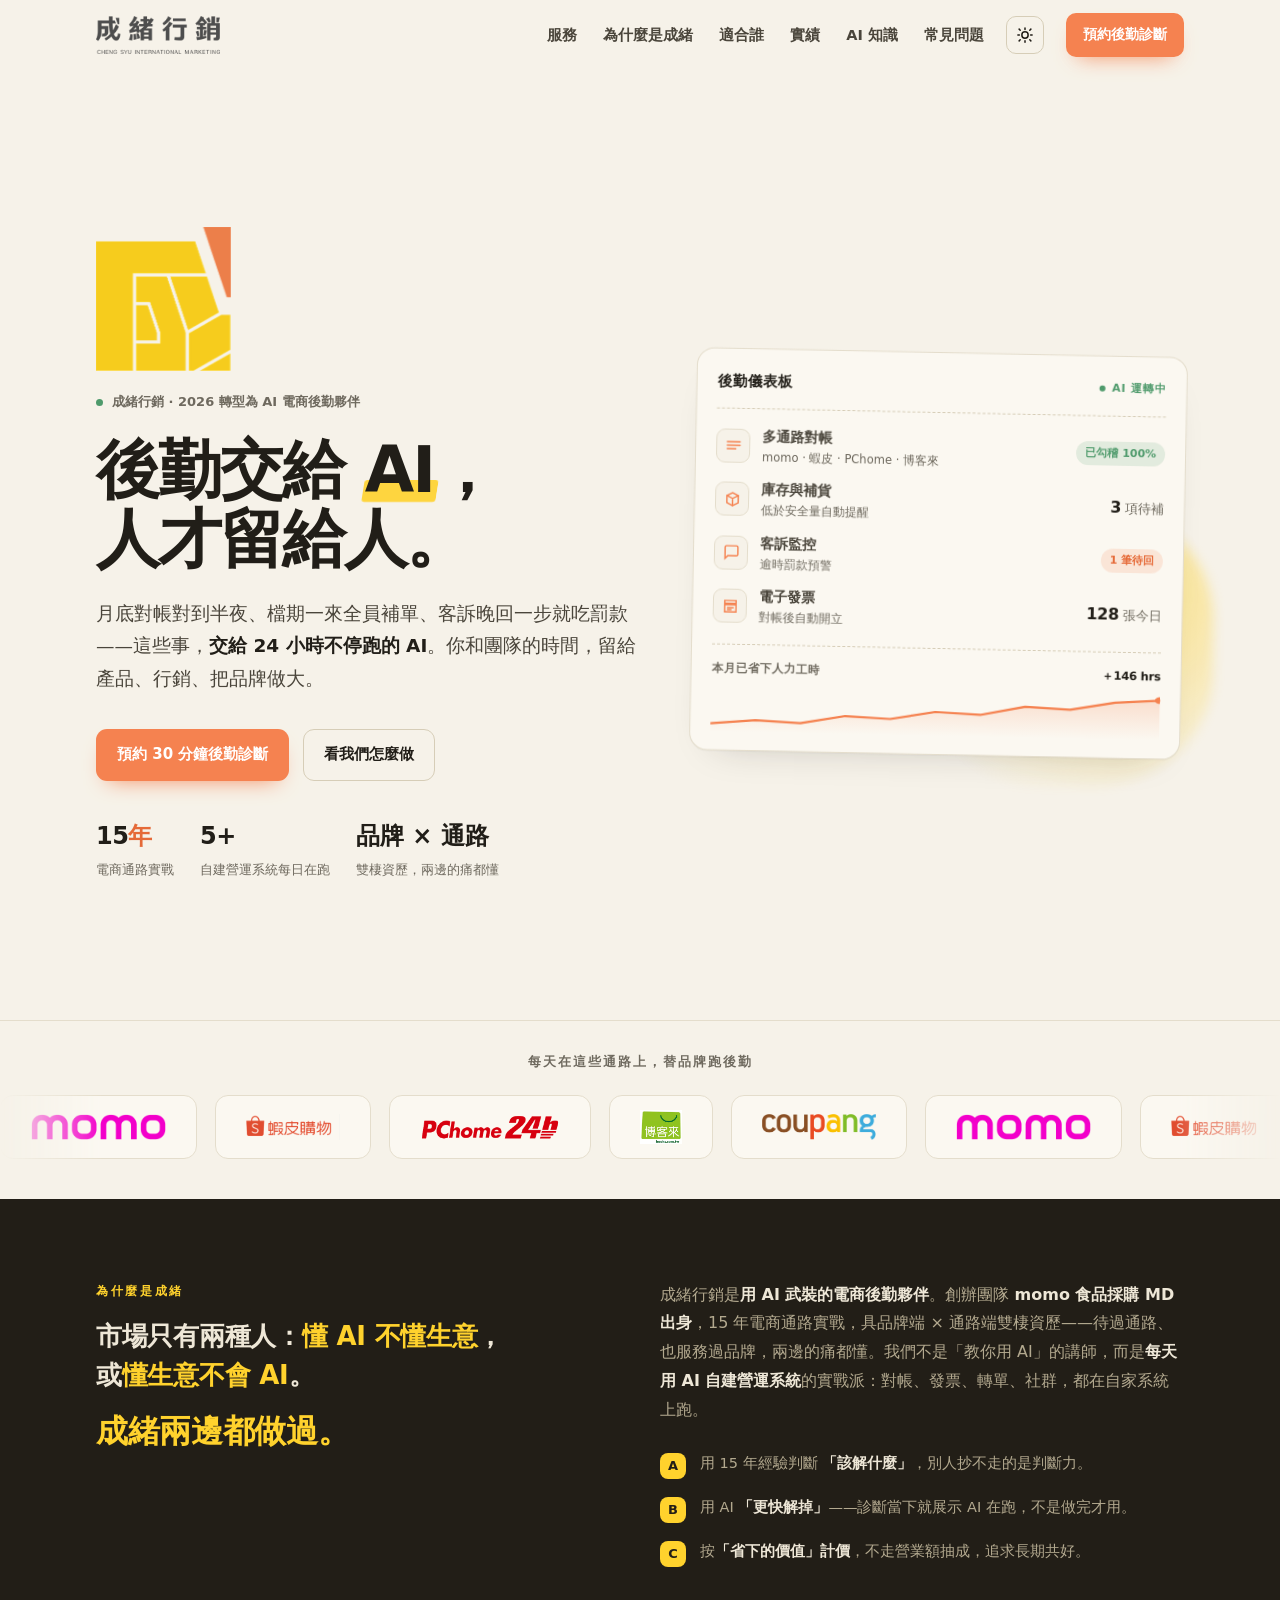
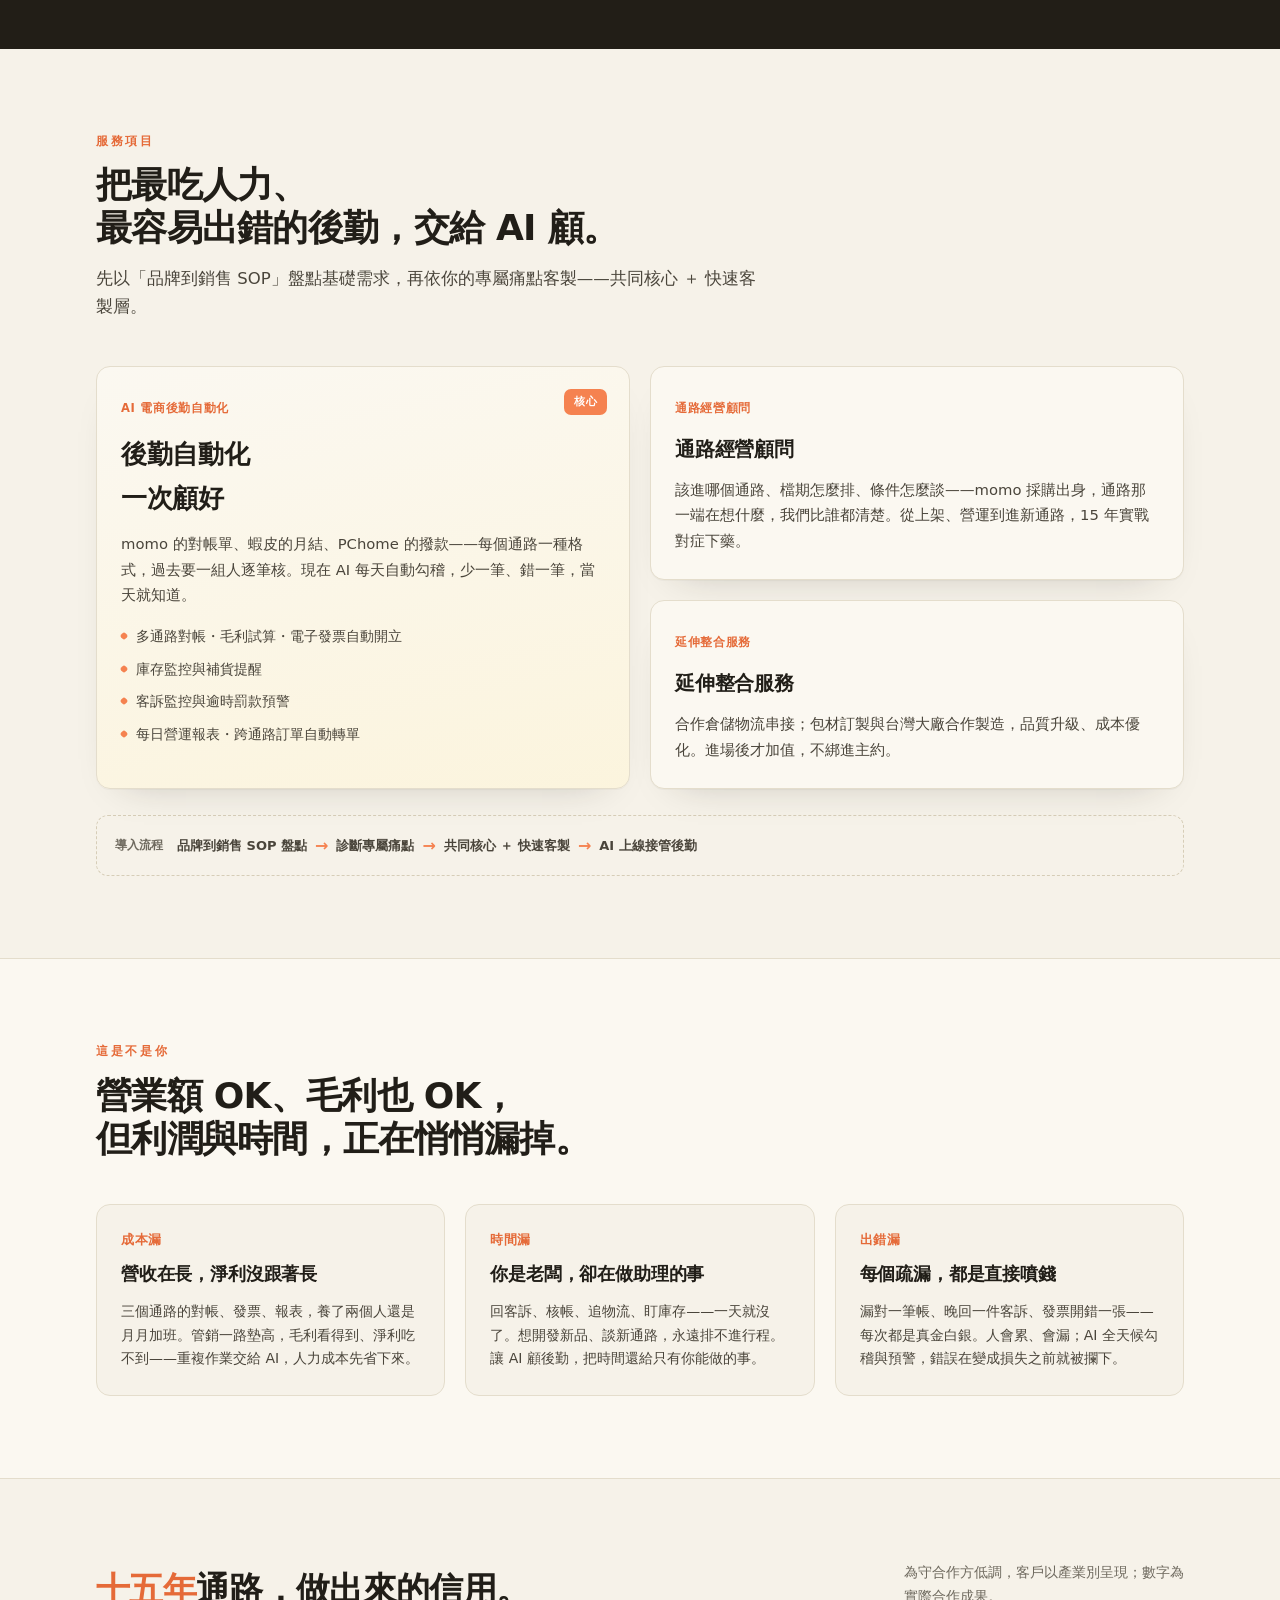
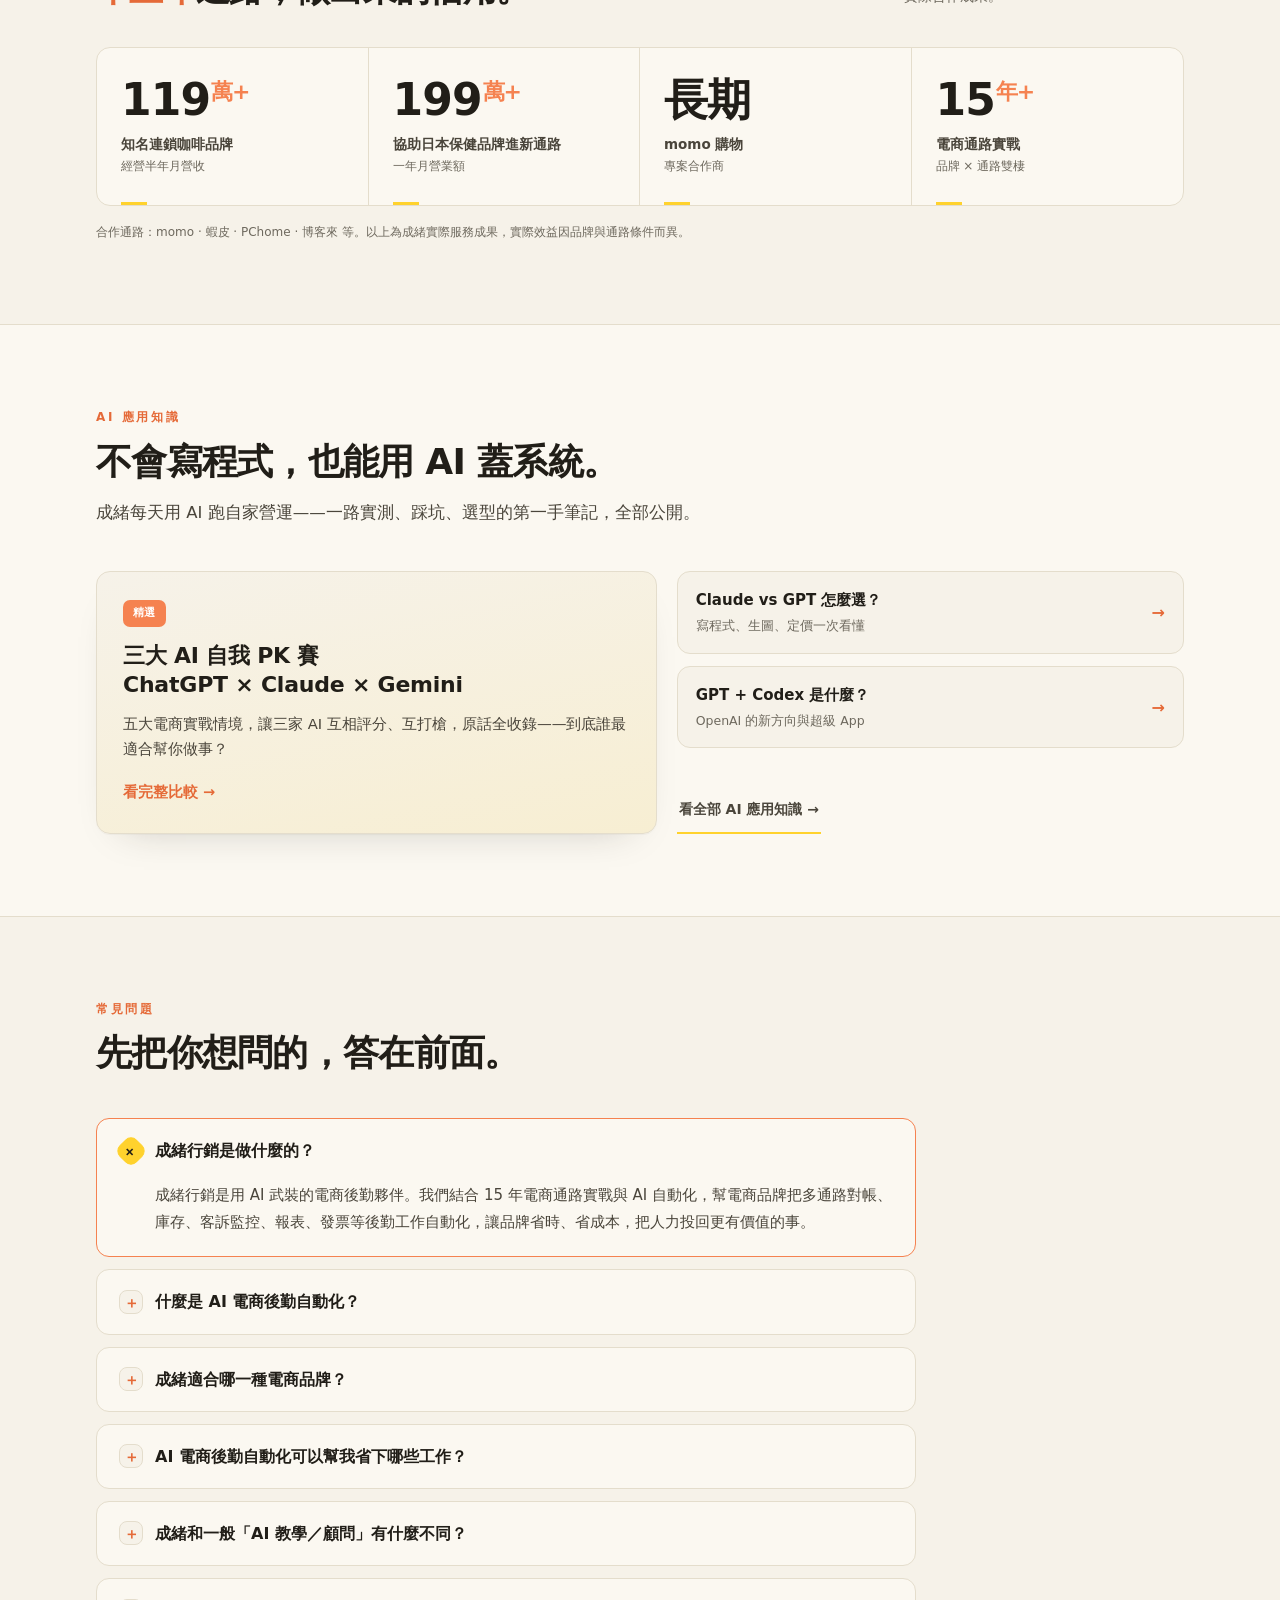
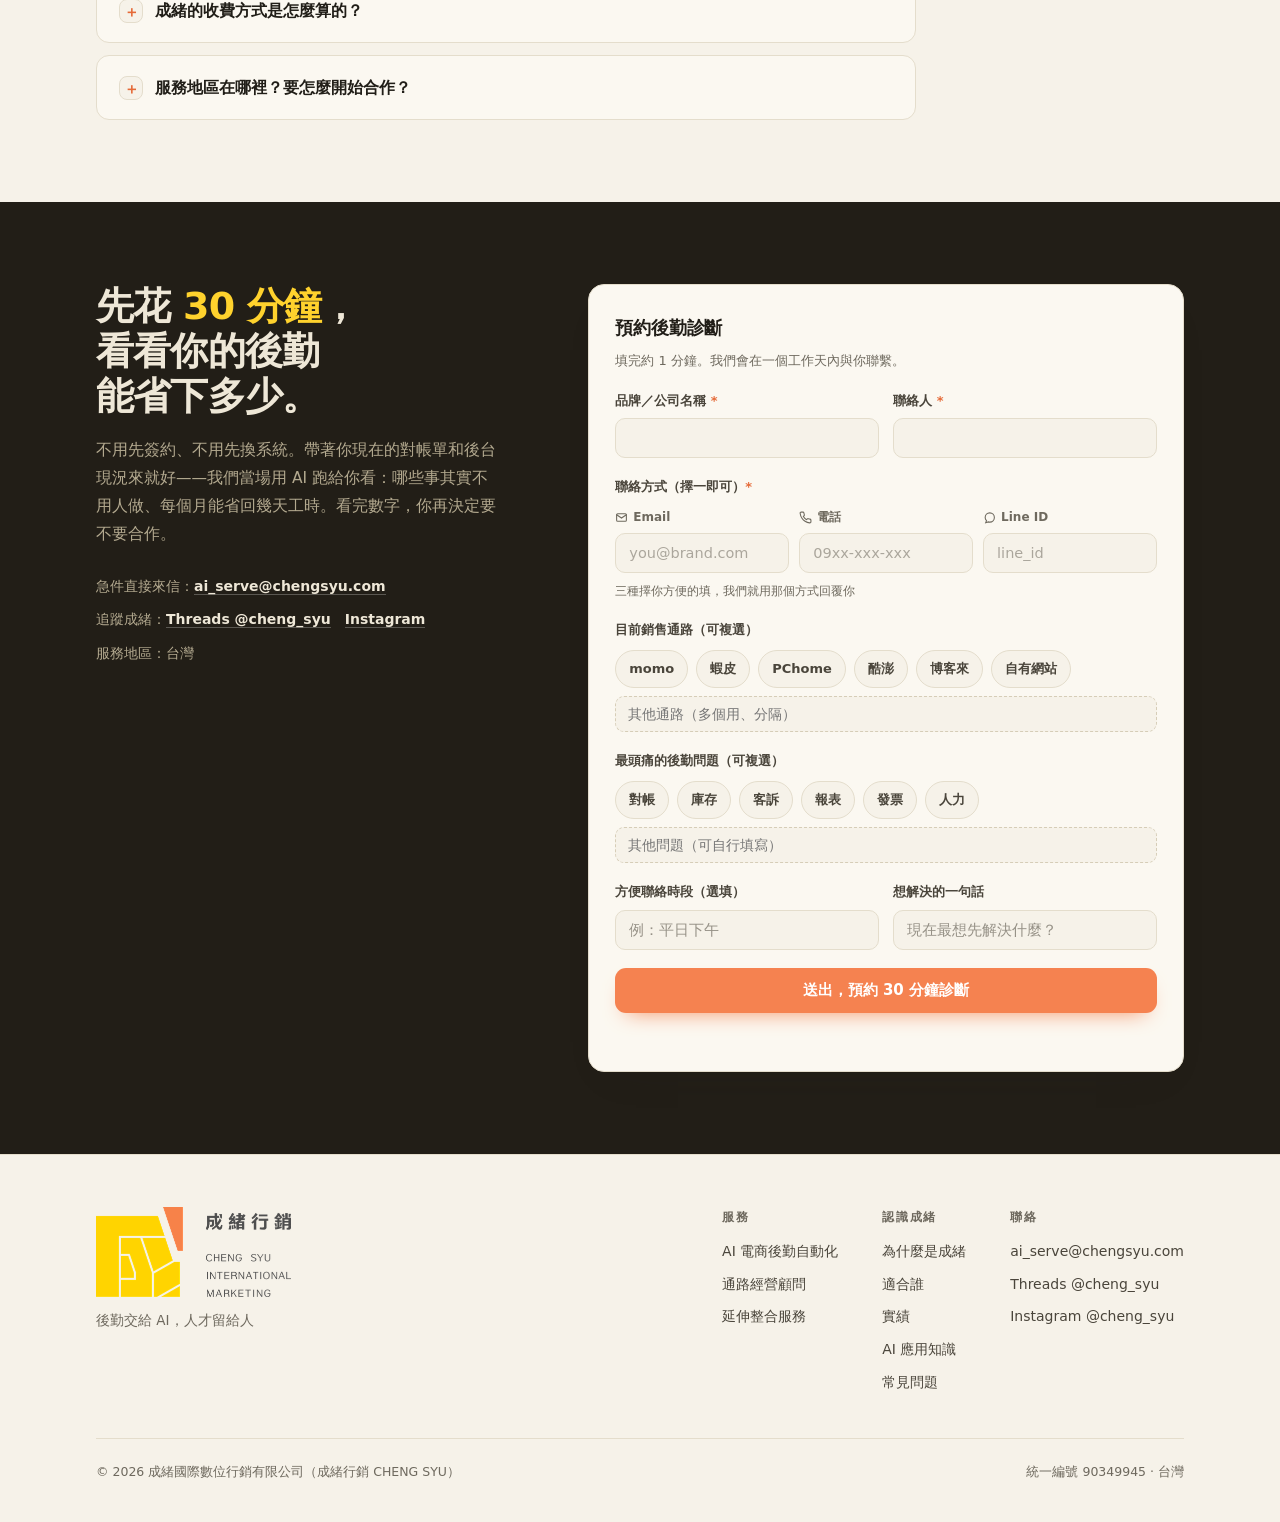
<file: index.html>
<!DOCTYPE html>
<html lang="zh-Hant">
<head>
<meta charset="utf-8">
<meta name="viewport" content="width=device-width, initial-scale=1">
<link rel="icon" type="image/png" href="/assets/favicon.png">
<link rel="icon" sizes="192x192" href="/assets/favicon-192.png">
<link rel="apple-touch-icon" href="/assets/apple-touch-icon.png">
<title>成緒行銷｜AI 電商後勤自動化 × 通路經營顧問 — 後勤交給 AI，人才留給人</title>
<meta name="description" content="成緒行銷是用 AI 武裝的電商後勤夥伴：把多通路對帳、庫存、客訴監控、報表、發票、轉單交給 AI 24 小時自動處理。momo 食品採購 MD 出身、品牌端×通路端雙棲、15 年電商通路實戰。">
<meta name="keywords" content="AI 電商後勤,AI 電商後勤自動化,電商自動化,多通路對帳,庫存管理,客訴監控,電商營運報表,電子發票,跨通路轉單,電商顧問,通路經營顧問,電商代營運,成緒行銷,成緒國際,成緒國際數位行銷有限公司">
<meta name="author" content="成緒行銷 CHENG SYU">
<meta name="robots" content="index,follow,max-image-preview:large">
<link rel="canonical" href="https://chengsyu.com/">
<meta name="theme-color" content="#F6F2E9">

<!-- Open Graph / 分享卡 -->
<meta property="og:type" content="website">
<meta property="og:site_name" content="成緒行銷 CHENG SYU">
<meta property="og:title" content="成緒行銷｜AI 電商後勤自動化 × 通路經營顧問">
<meta property="og:description" content="後勤交給 AI，人才留給人。對帳、庫存、客訴、報表、發票、轉單，交給 24 小時不停跑的 AI。">
<meta property="og:url" content="https://chengsyu.com/">
<meta property="og:image" content="https://chengsyu.com/assets/img/auto.jpg">
<meta property="og:locale" content="zh_TW">
<meta name="twitter:card" content="summary_large_image">
<meta name="twitter:title" content="成緒行銷｜AI 電商後勤自動化">
<meta name="twitter:description" content="後勤交給 AI，人才留給人。用電商通路實戰 × AI，幫品牌把後勤自動化。">
<meta name="twitter:image" content="https://chengsyu.com/assets/img/auto.jpg">

<!-- SEO：Organization（實體一致性＝AEO/GEO 核心；含法人全名、雙品牌名、創辦人、專業領域） -->
<script type="application/ld+json">
{
  "@context": "https://schema.org",
  "@type": "Organization",
  "@id": "https://chengsyu.com/#org",
  "name": "成緒行銷 CHENG SYU",
  "legalName": "成緒國際數位行銷有限公司",
  "alternateName": ["成緒行銷", "成緒國際", "成緒國際數位行銷有限公司", "CHENG SYU INTERNATIONAL MARKETING"],
  "url": "https://chengsyu.com/",
  "logo": "https://chengsyu.com/assets/cs-logo.png",
  "image": "https://chengsyu.com/assets/img/auto.jpg",
  "slogan": "後勤交給 AI，人才留給人",
  "description": "成緒行銷是用 AI 武裝的電商後勤夥伴，結合 15 年電商通路實戰與 AI 自動化，幫電商品牌把多通路對帳、庫存、客訴監控、報表、發票等後勤自動化。",
  "taxID": "90349945",
  "founder": {
    "@type": "Person",
    "name": "闕祐穎 Hank",
    "jobTitle": "營運總監",
    "description": "momo 食品採購 MD 出身，15 年電商通路實戰，品牌端與通路端雙棲。"
  },
  "knowsAbout": ["AI 電商後勤自動化","多通路對帳","電商庫存管理","客訴監控與罰款預警","電商營運報表","電子發票自動開立","跨通路訂單轉單","電商通路經營顧問","電商代營運","momo 通路經營","蝦皮通路經營"],
  "contactPoint": { "@type": "ContactPoint", "contactType": "customer service", "email": "ai_serve@chengsyu.com", "areaServed": "TW", "availableLanguage": ["zh-Hant"] },
  "areaServed": { "@type": "Country", "name": "台灣" },
  "sameAs": ["https://threads.com/@cheng_syu", "https://instagram.com/cheng_syu"]
}
</script>
<script type="application/ld+json">
{
  "@context": "https://schema.org",
  "@type": "WebSite",
  "@id": "https://chengsyu.com/#website",
  "url": "https://chengsyu.com/",
  "name": "成緒行銷 CHENG SYU",
  "publisher": { "@id": "https://chengsyu.com/#org" },
  "inLanguage": "zh-Hant"
}
</script>
<!-- Service＋服務目錄（AEO：讓 AI 引擎能逐項列出服務） -->
<script type="application/ld+json">
{
  "@context": "https://schema.org",
  "@type": "Service",
  "@id": "https://chengsyu.com/#service",
  "name": "AI 電商後勤自動化",
  "serviceType": "AI 電商後勤自動化與通路經營顧問",
  "provider": { "@id": "https://chengsyu.com/#org" },
  "areaServed": { "@type": "Country", "name": "台灣" },
  "description": "把電商營運中最重複、最耗人力的後勤流程交給 AI 24 小時自動處理：多通路對帳、毛利、電子發票、庫存補貨提醒、客訴監控與罰款預警、每日營運報表、跨通路訂單轉單。",
  "hasOfferCatalog": {
    "@type": "OfferCatalog",
    "name": "成緒服務項目",
    "itemListElement": [
      { "@type": "Offer", "itemOffered": { "@type": "Service", "name": "AI 電商後勤自動化", "description": "多通路對帳・毛利・電子發票開立、庫存監控與補貨提醒、客訴監控與逾時罰款預警、每日營運報表、跨通路訂單自動轉單。" } },
      { "@type": "Offer", "itemOffered": { "@type": "Service", "name": "通路經營顧問", "description": "momo、蝦皮、PChome、博客來等多通路上架、營運與成長策略；品牌進新通路規劃與操盤。" } },
      { "@type": "Offer", "itemOffered": { "@type": "Service", "name": "延伸整合服務", "description": "合作倉儲物流串接；包材訂製（與台灣大廠合作製造）。" } }
    ]
  }
}
</script>
<!-- FAQ 結構化資料（AEO：Google AI 概覽／ChatGPT／Perplexity 直接引用問答） -->
<script type="application/ld+json">
{
  "@context": "https://schema.org",
  "@type": "FAQPage",
  "mainEntity": [
    { "@type": "Question", "name": "成緒行銷是做什麼的？", "acceptedAnswer": { "@type": "Answer", "text": "成緒行銷是用 AI 武裝的電商後勤夥伴。我們結合 15 年電商通路實戰與 AI 自動化，幫電商品牌把多通路對帳、庫存、客訴監控、報表、發票等後勤工作自動化，讓品牌省時、省成本，把人力投回更有價值的事。" } },
    { "@type": "Question", "name": "什麼是 AI 電商後勤自動化？", "acceptedAnswer": { "@type": "Answer", "text": "AI 電商後勤自動化，是把電商營運中最重複、最耗人力的後勤流程——例如各通路對帳、庫存補貨提醒、客訴逾時預警、每日報表、跨通路轉單——交給 AI 24 小時自動處理，讓品牌不必再手動翻對帳單或盯後台，也能降低人為疏漏。" } },
    { "@type": "Question", "name": "成緒適合哪一種電商品牌？", "acceptedAnswer": { "@type": "Answer", "text": "最適合營業額做得起來、毛利也 OK，但管銷和雜事一直吃掉利潤、綁死時間的品牌。如果你有穩定的多通路銷售，卻卡在後勤人力與重複作業，成緒就是為你設計的。" } },
    { "@type": "Question", "name": "AI 電商後勤自動化可以幫我省下哪些工作？", "acceptedAnswer": { "@type": "Answer", "text": "常見可自動化的後勤包括：多通路對帳與毛利計算、發票開立、庫存與補貨提醒、平台客訴監控與罰款預警、每日營運報表、跨通路訂單自動轉單。我們會先用「品牌到銷售 SOP」盤點你的基礎需求，再依你的專屬痛點客製。" } },
    { "@type": "Question", "name": "成緒和一般「AI 教學／顧問」有什麼不同？", "acceptedAnswer": { "@type": "Answer", "text": "我們不是教你怎麼用 AI，而是幫你把後勤真的跑起來。成緒待過通路、也服務過品牌，兩端的痛都懂，並且每天用 AI 自建營運系統——是實戰派，不是講師派。" } },
    { "@type": "Question", "name": "成緒的收費方式是怎麼算的？", "acceptedAnswer": { "@type": "Answer", "text": "成緒以幫你省下的價值來定價、收固定服務費，而非傳統的高額營業額抽成。實際方案會依你的通路數量、後勤複雜度與客製範圍，在一次 30 分鐘後勤診斷後提供。" } },
    { "@type": "Question", "name": "服務地區在哪裡？要怎麼開始合作？", "acceptedAnswer": { "@type": "Answer", "text": "成緒服務台灣的電商品牌。最簡單的開始方式，是預約一次 30 分鐘後勤診斷——我們幫你找出後勤最漏的那個洞，你再決定要不要合作。" } }
  ]
}
</script>
<!-- WebPage＋Speakable（語音／AI 摘要指定可朗讀重點） -->
<script type="application/ld+json">
{
  "@context": "https://schema.org",
  "@type": "WebPage",
  "@id": "https://chengsyu.com/#webpage",
  "url": "https://chengsyu.com/",
  "name": "成緒行銷｜AI 電商後勤自動化 × 通路經營顧問",
  "isPartOf": { "@id": "https://chengsyu.com/#website" },
  "about": { "@id": "https://chengsyu.com/#org" },
  "inLanguage": "zh-Hant",
  "speakable": { "@type": "SpeakableSpecification", "cssSelector": ["h1", ".lead", "#faq"] }
}
</script>

<style>
  :root{
    --ground:#F6F2E9;      /* 暖紙底（非純白） */
    --panel:#FBF8F1;       /* 稍亮卡面 */
    --ink:#211E18;         /* 暖炭墨（非純黑） */
    --ink-2:#4A453B;
    --muted:#6E695E;       /* 暖灰 */
    --line:#E4DDCC;
    --line-2:#D6CDB7;
    --yellow:#FFD22D;      /* 能量黃 CIS */
    --orange:#F58250;      /* 活力橙 CIS */
    --orange-deep:#E56A38;
    --espresso:#221E17;    /* 深咖啡暗帶 */
    --on-dark:#EEE7D7;
    --on-dark-mut:#B3A98F;
    --good:#4E9A6B;
    --err:#C0503A;
    --chip:#FBF8F1;        /* logo 牆底片（兩主題固定亮色，保 logo 辨識） */
    --chip-line:#E4DDCC;
    --radius:14px;
    --edge:1px solid var(--line);
    --shadow-card:0 1px 0 rgba(33,30,24,.03), 0 18px 40px -28px rgba(33,30,24,.28);
    --maxw:1140px;
    --ease:cubic-bezier(.2,.7,.2,1);
    --sans:"Noto Sans TC","PingFang TC","Microsoft JhengHei","Heiti TC",system-ui,-apple-system,sans-serif;
  }
  @media (prefers-color-scheme:dark){
    :root{
      --ground:#171310; --panel:#201B15; --ink:#EDE6D6; --ink-2:#C7BFAC;
      --muted:#9C927C; --line:#332C22; --line-2:#3E362A;
      --espresso:#0F0C09; --on-dark:#EDE6D6; --on-dark-mut:#9C927C;
      --shadow-card:0 1px 0 rgba(0,0,0,.2), 0 22px 44px -30px rgba(0,0,0,.7);
    }
  }
  :root[data-theme="dark"]{
    --ground:#171310; --panel:#201B15; --ink:#EDE6D6; --ink-2:#C7BFAC;
    --muted:#9C927C; --line:#332C22; --line-2:#3E362A;
    --espresso:#0F0C09; --on-dark:#EDE6D6; --on-dark-mut:#9C927C;
    --shadow-card:0 1px 0 rgba(0,0,0,.2), 0 22px 44px -30px rgba(0,0,0,.7);
  }
  :root[data-theme="light"]{
    --ground:#F6F2E9; --panel:#FBF8F1; --ink:#211E18; --ink-2:#4A453B;
    --muted:#6E695E; --line:#E4DDCC; --line-2:#D6CDB7;
    --espresso:#221E17; --on-dark:#EEE7D7; --on-dark-mut:#B3A98F;
    --shadow-card:0 1px 0 rgba(33,30,24,.03), 0 18px 40px -28px rgba(33,30,24,.28);
  }

  *{box-sizing:border-box}
  html{-webkit-text-size-adjust:100%;scroll-behavior:smooth}
  body{
    margin:0;background:var(--ground);color:var(--ink);
    font-family:var(--sans);line-height:1.7;
    font-feature-settings:"palt" 1;
    -webkit-font-smoothing:antialiased;text-rendering:optimizeLegibility;
  }
  .wrap{max-width:var(--maxw);margin:0 auto;padding:0 26px}
  a{color:inherit;text-decoration:none}
  h1,h2,h3{margin:0;text-wrap:balance;letter-spacing:-.01em;font-weight:800}
  p{margin:0}
  section[id]{scroll-margin-top:86px}
  .eyebrow{font-size:12px;font-weight:700;letter-spacing:.22em;text-transform:uppercase;color:var(--orange-deep)}
  .num{font-variant-numeric:tabular-nums;letter-spacing:-.02em}

  /* ---------- 進場／捲動動畫系統 ---------- */
  @keyframes fadeUp{from{opacity:0;transform:translateY(22px)}to{opacity:1;transform:none}}
  @keyframes fadeSide{from{opacity:0;transform:translateX(28px) rotate(1.6deg)}to{opacity:1;transform:rotate(.6deg)}}
  .js .in{animation:fadeUp .7s var(--ease) both}
  .js .in-1{animation-delay:.06s}.js .in-2{animation-delay:.16s}.js .in-3{animation-delay:.26s}
  .js .in-4{animation-delay:.36s}.js .in-5{animation-delay:.46s}
  .js .in-dash{animation:fadeSide .9s var(--ease) .3s both}
  .js .reveal{opacity:0;transform:translateY(26px);transition:opacity .7s var(--ease),transform .7s var(--ease)}
  .js .reveal.is-in{opacity:1;transform:none}
  .js .reveal.d1{transition-delay:.08s}.js .reveal.d2{transition-delay:.16s}.js .reveal.d3{transition-delay:.24s}

  /* ---------- header ---------- */
  header.top{
    position:sticky;top:0;z-index:50;
    background:color-mix(in srgb,var(--ground) 82%,transparent);
    backdrop-filter:saturate(1.4) blur(10px);
    border-bottom:1px solid transparent;transition:border-color .3s;
  }
  header.top.scrolled{border-bottom:1px solid var(--line)}
  .bar{display:flex;align-items:center;gap:22px;height:70px}
  .brand{display:flex;align-items:center;gap:11px;margin-right:auto}
  .brand img{height:34px;width:auto;display:block}
  /* 標準字 logo：深色主題轉單色白稿（monochrome 反相） */
  .lg-txt{height:38px!important}
  @media (prefers-color-scheme:dark){.lg-txt{filter:invert(.88)}}
  :root[data-theme="dark"] .lg-txt{filter:invert(.88)}
  :root[data-theme="light"] .lg-txt{filter:none}
  /* 中文排版：段落避孤字、標題語意分段斷行（斷行收標點） */
  p{text-wrap:pretty}
  .seg{display:inline-block}
  nav.main{display:flex;gap:26px;align-items:center}
  nav.main a{font-size:14.5px;color:var(--ink-2);font-weight:600;position:relative;padding:4px 0;transition:color .2s}
  nav.main a::after{content:"";position:absolute;left:0;right:100%;bottom:-2px;height:2px;background:var(--yellow);transition:right .28s var(--ease)}
  nav.main a:hover{color:var(--ink)}
  nav.main a:hover::after{right:0}
  .btn{
    display:inline-flex;align-items:center;gap:8px;justify-content:center;
    font-weight:700;font-size:15px;font-family:inherit;cursor:pointer;
    border-radius:11px;padding:12px 20px;border:1px solid transparent;
    transition:transform .18s var(--ease),box-shadow .25s var(--ease),background .2s,border-color .2s;
    will-change:transform;
  }
  .btn:active{transform:scale(.965)}
  .btn:focus-visible{outline:2.5px solid var(--orange);outline-offset:2px}
  .btn-primary{background:var(--orange);color:#fff;box-shadow:0 10px 22px -12px var(--orange)}
  .btn-primary:hover{background:var(--orange-deep);box-shadow:0 14px 28px -12px var(--orange);transform:translateY(-1px)}
  .btn-ghost{background:transparent;color:var(--ink);border-color:var(--line-2)}
  .btn-ghost:hover{border-color:var(--ink);transform:translateY(-1px)}
  .btn-sm{padding:9px 16px;font-size:14px;border-radius:10px}
  .theme-tog{
    width:38px;height:38px;border-radius:10px;border:1px solid var(--line-2);
    background:transparent;color:var(--ink);cursor:pointer;display:grid;place-items:center;
    transition:transform .18s var(--ease),border-color .2s;
  }
  .theme-tog:active{transform:scale(.9)}
  .theme-tog:hover{border-color:var(--ink)}
  @media(max-width:860px){nav.main,.hide-sm{display:none}}

  /* ---------- hero ---------- */
  .hero{position:relative;overflow:hidden}
  .hero-grid{display:grid;grid-template-columns:1.05fr .95fr;gap:54px;align-items:center;padding:74px 26px 58px}
  .hero-mark{height:144px;width:auto;display:block;margin-bottom:16px}
  .kicker{display:inline-flex;align-items:center;gap:9px;margin-bottom:22px}
  .kicker .dot{width:7px;height:7px;border-radius:50%;background:var(--good);animation:pulse 2.4s infinite}
  @keyframes pulse{0%{box-shadow:0 0 0 0 rgba(78,154,107,.5)}70%{box-shadow:0 0 0 7px rgba(78,154,107,0)}100%{box-shadow:0 0 0 0 rgba(78,154,107,0)}}
  .kicker span{font-size:13px;font-weight:600;color:var(--muted)}
  h1.head{font-size:clamp(38px,5.6vw,64px);line-height:1.08;font-weight:900;letter-spacing:-.03em}
  h1.head .mark{position:relative;white-space:nowrap}
  h1.head .mark::after{
    content:"";position:absolute;left:-2px;right:-2px;bottom:.08em;height:.34em;z-index:-1;
    background:var(--yellow);border-radius:3px;transform:skewX(-9deg) scaleX(1);opacity:.9;
    transform-origin:left center;
  }
  .js h1.head .mark::after{animation:markIn .55s var(--ease) .75s both}
  @keyframes markIn{from{transform:skewX(-9deg) scaleX(0)}to{transform:skewX(-9deg) scaleX(1)}}
  .lead{margin-top:24px;font-size:clamp(16px,1.7vw,18.5px);color:var(--ink-2);max-width:34em;line-height:1.75}
  .lead b{font-weight:700;color:var(--ink)}
  .cta-row{display:flex;gap:14px;margin-top:34px;flex-wrap:wrap}
  .trust{display:flex;gap:26px;margin-top:36px;flex-wrap:wrap}
  .trust .t{display:flex;flex-direction:column;gap:2px}
  .trust .t b{font-size:24px;font-weight:900;color:var(--ink)}
  .trust .t small{font-size:12.5px;color:var(--muted);font-weight:500}
  .trust .t .u{color:var(--orange-deep)}

  /* dashboard mock */
  .dash-wrap{position:relative}
  .dash-blob{
    position:absolute;inset:auto -30px -30px auto;width:62%;height:70%;
    background:radial-gradient(120% 120% at 70% 30%,var(--yellow),transparent 68%);
    filter:blur(6px);opacity:.5;border-radius:40%;z-index:0;
  }
  .dash{
    position:relative;z-index:1;background:var(--panel);border:var(--edge);
    border-radius:18px;box-shadow:var(--shadow-card);padding:20px 20px 18px;
    transform:rotate(.6deg);transition:transform .4s var(--ease);
  }
  .dash:hover{transform:rotate(0deg) translateY(-3px)}
  .dash-head{display:flex;align-items:center;gap:10px;padding-bottom:14px;border-bottom:1px dashed var(--line-2);margin-bottom:16px}
  .dash-head .tt{font-weight:800;font-size:14.5px}
  .dash-head .live{margin-left:auto;font-size:11px;font-weight:700;color:var(--good);letter-spacing:.08em;display:inline-flex;align-items:center;gap:6px}
  .dash-head .live i{width:6px;height:6px;border-radius:50%;background:var(--good);animation:pulse 2.4s infinite}
  .dash-rows{display:flex;flex-direction:column;gap:11px}
  .js .drow{animation:fadeUp .5s var(--ease) both}
  .js .drow:nth-child(1){animation-delay:.65s}.js .drow:nth-child(2){animation-delay:.78s}
  .js .drow:nth-child(3){animation-delay:.91s}.js .drow:nth-child(4){animation-delay:1.04s}
  .drow{display:flex;align-items:center;gap:12px}
  .drow .ic{width:34px;height:34px;border-radius:9px;display:grid;place-items:center;flex:none;background:var(--ground);border:1px solid var(--line)}
  .drow .ic svg{width:17px;height:17px}
  .drow .lab{font-size:13.5px;font-weight:600;color:var(--ink-2)}
  .drow .lab small{display:block;font-size:11.5px;font-weight:500;color:var(--muted)}
  .drow .val{margin-left:auto;text-align:right;font-size:13px;color:var(--muted)}
  .drow .val b{font-size:16px;font-weight:800;color:var(--ink)}
  .pill{font-size:11px;font-weight:700;padding:3px 9px;border-radius:999px;display:inline-block}
  .pill.ok{background:rgba(78,154,107,.14);color:var(--good)}
  .pill.warn{background:rgba(245,130,80,.16);color:var(--orange-deep)}
  .spark{margin-top:16px;padding-top:14px;border-top:1px dashed var(--line-2)}
  .spark .cap{display:flex;justify-content:space-between;font-size:11.5px;color:var(--muted);margin-bottom:8px;font-weight:600}
  .spark .cap b{color:var(--ink);font-weight:800}
  .spark svg{width:100%;height:46px;display:block}
  .js .spark-line{stroke-dasharray:340;stroke-dashoffset:340;animation:draw 1.6s var(--ease) 1.1s forwards}
  @keyframes draw{to{stroke-dashoffset:0}}
  .js .spark-dot{opacity:0;animation:fadeUp .4s var(--ease) 2.5s forwards}

  /* ---------- 通路 logo 牆（跑馬燈） ---------- */
  .channels{padding:30px 0 40px;border-top:var(--edge)}
  .channels .cap{
    text-align:center;font-size:12.5px;font-weight:700;letter-spacing:.16em;
    color:var(--muted);text-transform:uppercase;margin-bottom:22px;
  }
  .marq{
    overflow:hidden;position:relative;
    -webkit-mask-image:linear-gradient(90deg,transparent,#000 8%,#000 92%,transparent);
    mask-image:linear-gradient(90deg,transparent,#000 8%,#000 92%,transparent);
    transform:translateZ(0); /* iOS Safari：mask+動畫子元素不重繪 bug，強制合成層 */
  }
  .marq-track{display:flex;gap:18px;width:max-content;animation:marq 30s linear infinite;will-change:transform}
  .marq:hover .marq-track{animation-play-state:paused}
  @keyframes marq{from{transform:translateX(0)}to{transform:translateX(-50%)}}
  .chip{
    flex:none;display:flex;align-items:center;justify-content:center;
    height:64px;padding:0 30px;border-radius:13px;
    background:var(--chip);border:1px solid var(--chip-line);
    transition:transform .25s var(--ease),box-shadow .3s var(--ease);
  }
  .chip:hover{transform:translateY(-3px);box-shadow:0 14px 26px -18px rgba(33,30,24,.4)}
  .chip img{height:26px;width:auto;display:block}
  .chip img.tall{height:34px}

  /* ---------- section frame ---------- */
  section{padding:82px 0}
  .sec-head{max-width:44em;margin-bottom:44px}
  .sec-head h2{font-size:clamp(26px,3.4vw,36px);line-height:1.2;margin-top:12px;letter-spacing:-.02em}
  .sec-head p{margin-top:16px;color:var(--ink-2);font-size:16.5px}

  /* why */
  .why{background:var(--espresso);color:var(--on-dark)}
  .why .eyebrow{color:var(--yellow)}
  .why-grid{display:grid;grid-template-columns:1fr 1fr;gap:40px;align-items:start}
  .why-lead{font-size:clamp(20px,2.4vw,26px);font-weight:800;line-height:1.5;letter-spacing:-.01em}
  .why-lead .hl{color:var(--yellow)}
  .why-punch{margin-top:16px;font-size:clamp(24px,2.9vw,32px);font-weight:900;color:var(--yellow);letter-spacing:-.01em;line-height:1.3}
  .why-body{color:var(--on-dark-mut);font-size:16px;line-height:1.8}
  .why-body b{color:var(--on-dark);font-weight:700}
  .why-pts{margin-top:26px;display:flex;flex-direction:column;gap:16px}
  .why-pt{display:flex;gap:14px;align-items:flex-start}
  .why-pt .n{font-size:13px;font-weight:800;color:var(--espresso);background:var(--yellow);width:26px;height:26px;border-radius:8px;display:grid;place-items:center;flex:none;margin-top:2px}
  .why-pt .txt{font-size:14.5px;color:var(--on-dark-mut)}
  .why-pt .txt b{color:var(--on-dark)}

  /* services */
  .svc-grid{display:grid;grid-template-columns:repeat(2,1fr);gap:20px}
  .card{
    background:var(--panel);border:var(--edge);border-radius:var(--radius);
    padding:26px 24px;box-shadow:var(--shadow-card);position:relative;
    transition:transform .25s var(--ease),box-shadow .3s var(--ease),border-color .25s;
  }
  .card:hover{transform:translateY(-4px);border-color:var(--line-2);box-shadow:0 26px 50px -30px rgba(33,30,24,.4)}
  .card.feature{grid-column:1/2;grid-row:1/3;background:linear-gradient(168deg,var(--panel),color-mix(in srgb,var(--yellow) 10%,var(--panel)))}
  .card .tag{font-size:11.5px;font-weight:800;letter-spacing:.06em;color:var(--orange-deep);text-transform:uppercase}
  .card h3{font-size:20px;margin-top:12px;font-weight:800}
  .card.feature h3{font-size:26px}
  .card p{margin-top:11px;color:var(--ink-2);font-size:14.8px;line-height:1.72}
  .card ul{list-style:none;margin:18px 0 0;padding:0;display:flex;flex-direction:column;gap:9px}
  .card li{font-size:13.8px;color:var(--ink-2);display:flex;gap:9px;align-items:flex-start}
  .card li::before{content:"";width:6px;height:6px;border-radius:2px;background:var(--orange);margin-top:8px;flex:none;transform:rotate(45deg)}
  .card .ribbon{position:absolute;top:22px;right:22px;font-size:11px;font-weight:800;color:#fff;background:var(--orange);padding:4px 10px;border-radius:7px;letter-spacing:.04em}
  .sop{margin-top:26px;border:1px dashed var(--line-2);border-radius:12px;padding:16px 18px;display:flex;gap:8px;align-items:center;flex-wrap:wrap;background:var(--ground)}
  .sop .s{font-size:13px;font-weight:700;color:var(--ink-2)}
  .sop .arrow{color:var(--orange);font-weight:800}
  .sop .lab{font-size:12px;color:var(--muted);margin-right:6px;font-weight:600}

  /* who */
  .who{background:var(--panel);border-top:var(--edge);border-bottom:var(--edge)}
  .who-grid{display:grid;grid-template-columns:repeat(3,1fr);gap:20px;margin-top:8px}
  .who-c{padding:24px;border-radius:var(--radius);border:var(--edge);background:var(--ground);transition:transform .25s var(--ease),border-color .25s}
  .who-c:hover{transform:translateY(-3px);border-color:var(--orange)}
  .who-c .k{font-size:13px;font-weight:800;color:var(--orange-deep);letter-spacing:.04em}
  .who-c h3{font-size:18px;margin-top:8px;font-weight:800}
  .who-c p{margin-top:10px;font-size:14px;color:var(--ink-2);line-height:1.7}

  /* proof */
  .proof-head{display:flex;align-items:flex-end;justify-content:space-between;gap:20px;flex-wrap:wrap;margin-bottom:38px}
  .proof-head h2{font-size:clamp(24px,3vw,34px);line-height:1.15;letter-spacing:-.02em;max-width:16em}
  .proof-head h2 em{font-style:normal;color:var(--orange-deep)}
  .proof-head p{color:var(--muted);font-size:14px;max-width:20em}
  .stats{display:grid;grid-template-columns:repeat(4,1fr);gap:0;border:var(--edge);border-radius:var(--radius);overflow:hidden;background:var(--panel)}
  .stat{padding:30px 24px;border-right:var(--edge);position:relative}
  .stat:last-child{border-right:none}
  .stat b{display:block;font-size:clamp(30px,3.8vw,44px);font-weight:900;letter-spacing:-.03em;line-height:1}
  .stat b sup{font-size:.5em;color:var(--orange);font-weight:800;vertical-align:super;margin-left:1px}
  .stat .cap{margin-top:12px;font-size:13.5px;color:var(--ink-2);font-weight:600;line-height:1.5}
  .stat .cap small{display:block;color:var(--muted);font-weight:500;font-size:12px;margin-top:3px}
  .stat::after{content:"";position:absolute;left:24px;bottom:0;width:26px;height:3px;background:var(--yellow)}
  .disc{margin-top:16px;font-size:12px;color:var(--muted)}

  /* ---------- AI 應用知識 ---------- */
  .know{background:var(--panel);border-top:var(--edge);border-bottom:var(--edge)}
  .know-grid{display:grid;grid-template-columns:1.05fr .95fr;gap:20px;align-items:stretch}
  .kfeat{
    display:flex;flex-direction:column;position:relative;
    background:linear-gradient(168deg,var(--ground),color-mix(in srgb,var(--yellow) 12%,var(--ground)));
    border:var(--edge);border-radius:var(--radius);padding:28px 26px;box-shadow:var(--shadow-card);
    transition:transform .25s var(--ease),box-shadow .3s var(--ease),border-color .25s;
  }
  .kfeat:hover{transform:translateY(-4px);border-color:var(--line-2);box-shadow:0 26px 50px -30px rgba(33,30,24,.4)}
  .ktag{align-self:flex-start;font-size:11px;font-weight:800;color:#fff;background:var(--orange);padding:4px 10px;border-radius:7px;letter-spacing:.04em}
  .kfeat h3{font-size:22px;margin-top:14px;line-height:1.35;font-weight:800}
  .kfeat p{margin-top:11px;color:var(--ink-2);font-size:14.8px;line-height:1.72}
  .klink{margin-top:auto;padding-top:18px;font-weight:800;font-size:14.5px;color:var(--orange-deep)}
  .klink .ar{display:inline-block;transition:transform .25s var(--ease)}
  .kfeat:hover .klink .ar{transform:translateX(4px)}
  .know-more{display:flex;flex-direction:column;gap:12px}
  .kitem{
    display:flex;align-items:center;gap:14px;background:var(--ground);border:var(--edge);
    border-radius:13px;padding:16px 18px;
    transition:transform .25s var(--ease),border-color .25s,box-shadow .3s var(--ease);
  }
  .kitem:hover{transform:translateY(-2px);border-color:var(--orange);box-shadow:0 14px 30px -20px rgba(33,30,24,.4)}
  .kitem:active{transform:scale(.985)}
  .ktx{display:flex;flex-direction:column;gap:2px}
  .ktx b{font-size:15px;font-weight:800}
  .ktx small{font-size:12.5px;color:var(--muted)}
  .karrow{margin-left:auto;font-weight:800;color:var(--orange-deep);transition:transform .25s var(--ease)}
  .kitem:hover .karrow{transform:translateX(4px)}
  .kall{margin-top:auto;align-self:flex-start;font-weight:800;font-size:14px;color:var(--ink-2);padding:10px 2px;border-bottom:2px solid var(--yellow);transition:color .2s}
  .kall:hover{color:var(--orange-deep)}
  @media(max-width:960px){.know-grid{grid-template-columns:1fr}}

  /* ---------- FAQ ---------- */
  .faq-list{max-width:820px;display:flex;flex-direction:column;gap:12px}
  .faq-item{
    border:var(--edge);border-radius:13px;background:var(--panel);
    overflow:hidden;transition:border-color .25s;
  }
  .faq-item[open]{border-color:var(--orange)}
  .faq-item summary{
    list-style:none;cursor:pointer;padding:18px 22px;font-weight:800;font-size:16px;
    display:flex;align-items:center;gap:12px;transition:background .2s;
  }
  .faq-item summary::-webkit-details-marker{display:none}
  .faq-item summary:hover{background:color-mix(in srgb,var(--yellow) 7%,transparent)}
  .faq-item summary:focus-visible{outline:2.5px solid var(--orange);outline-offset:-2px}
  .faq-item .qmk{
    flex:none;width:24px;height:24px;border-radius:8px;background:var(--ground);border:var(--edge);
    display:grid;place-items:center;font-weight:800;font-size:15px;color:var(--orange-deep);
    transition:transform .3s var(--ease),background .2s;
  }
  .faq-item[open] .qmk{transform:rotate(45deg);background:var(--yellow);color:var(--espresso);border-color:var(--yellow)}
  .faq-item .ans{padding:0 22px 20px 58px;color:var(--ink-2);font-size:15px;line-height:1.8}

  /* ---------- contact / form ---------- */
  .final{background:var(--espresso);color:var(--on-dark)}
  .final-grid{display:grid;grid-template-columns:.85fr 1.15fr;gap:52px;align-items:start}
  .final h2{font-size:clamp(28px,3.4vw,38px);line-height:1.18;color:var(--on-dark);letter-spacing:-.02em}
  .final h2 .hl{color:var(--yellow)}
  .final .pitch{margin-top:18px;color:var(--on-dark-mut);font-size:15.5px;max-width:26em;line-height:1.8}
  .final .alt{margin-top:26px;display:flex;flex-direction:column;gap:10px;font-size:14px;color:var(--on-dark-mut)}
  .final .alt a{color:var(--on-dark);font-weight:700;border-bottom:1px solid rgba(255,255,255,.25);transition:border-color .2s}
  .final .alt a:hover{border-color:var(--yellow)}
  .iform{
    background:var(--panel);color:var(--ink);border-radius:16px;padding:28px 26px;
    box-shadow:var(--shadow-card);border:var(--edge);
  }
  .iform h3{font-size:18px;font-weight:800}
  .iform .sub{margin-top:6px;font-size:13px;color:var(--muted)}
  .frow{display:grid;grid-template-columns:1fr 1fr;gap:14px;margin-top:18px}
  .fld{display:flex;flex-direction:column;gap:6px}
  .fld > span{font-size:13px;font-weight:700;color:var(--ink-2)}
  .fld > span i{font-style:normal;color:var(--orange-deep)}
  .fld input,.fld textarea{
    font-family:inherit;font-size:14.5px;color:var(--ink);
    background:var(--ground);border:var(--edge);border-radius:10px;padding:11px 13px;
    transition:border-color .2s,box-shadow .2s;
  }
  .fld input:focus,.fld textarea:focus{outline:none;border-color:var(--orange);box-shadow:0 0 0 3px color-mix(in srgb,var(--orange) 18%,transparent)}
  .fld input::placeholder,.fld textarea::placeholder{color:var(--muted);opacity:.7}
  .f3{display:grid;grid-template-columns:1fr 1fr 1fr;gap:10px}
  /* 聯絡方式三欄：帶圖示標籤＋填妥即時回饋 */
  .cm{display:flex;flex-direction:column;gap:5px}
  .cm-lab{display:inline-flex;align-items:center;gap:5px;font-size:12px;font-weight:700;color:var(--muted);transition:color .2s}
  .cm-lab svg{width:13px;height:13px;flex:none}
  .cm input{
    width:100%;font-family:inherit;font-size:14.5px;color:var(--ink);
    background:var(--ground);border:var(--edge);border-radius:10px;padding:11px 13px;
    transition:border-color .2s,box-shadow .2s;
  }
  .cm input:focus{outline:none;border-color:var(--orange);box-shadow:0 0 0 3px color-mix(in srgb,var(--orange) 18%,transparent)}
  .cm input::placeholder{color:var(--muted);opacity:.55}
  .cm.filled .cm-lab{color:var(--good)}
  .cm.filled input{border-color:color-mix(in srgb,var(--good) 55%,var(--line))}
  .cm-hint{margin:8px 0 0;font-size:12px;color:var(--muted);transition:color .2s}
  .cm-hint.ok{color:var(--good);font-weight:700}
  .chips{display:flex;flex-wrap:wrap;gap:8px}
  .chips label{
    display:inline-flex;align-items:center;gap:6px;cursor:pointer;user-select:none;
    font-size:13px;font-weight:600;color:var(--ink-2);
    border:var(--edge);border-radius:999px;padding:7px 13px;background:var(--ground);
    transition:all .2s var(--ease);
  }
  .chips label:active{transform:scale(.95)}
  .chips label:has(input:checked){background:var(--yellow);border-color:var(--yellow);color:var(--espresso)}
  .chips input{position:absolute;opacity:0;pointer-events:none}
  .other-in{margin-top:8px;width:100%;font-family:inherit;font-size:13.5px;color:var(--ink);background:var(--ground);border:1px dashed var(--line-2);border-radius:9px;padding:9px 12px}
  .other-in:focus{outline:none;border-color:var(--orange);border-style:solid}
  .fsec{margin-top:18px}
  .fsec > span{display:block;font-size:13px;font-weight:700;color:var(--ink-2);margin-bottom:9px}
  .fsec > span i{font-style:normal;color:var(--orange-deep)}
  .hp{position:absolute;left:-9999px;width:1px;height:1px;opacity:0}
  .fmsg{margin-top:12px;font-size:13.5px;min-height:1.4em}
  .fmsg.err{color:var(--err);font-weight:700}
  .iform .btn{width:100%;margin-top:18px}
  .okbox{padding:34px 10px;text-align:center;font-size:17px;font-weight:800}
  .okbox span{display:block;margin-top:10px;font-size:14px;font-weight:500;color:var(--muted)}

  /* footer */
  footer.site{padding:52px 0 40px;border-top:var(--edge)}
  .foot-grid{display:flex;justify-content:space-between;gap:30px;flex-wrap:wrap;align-items:flex-start}
  footer .brand img{height:90px}
  /* 深色主題：完整商標墊亮色晶片（標準字深灰在暗底不可讀；不改商標色、只換底） */
  @media (prefers-color-scheme:dark){footer .brand{background:#FBF8F1;padding:12px 16px;border-radius:14px}}
  :root[data-theme="dark"] footer .brand{background:#FBF8F1;padding:12px 16px;border-radius:14px}
  :root[data-theme="light"] footer .brand{background:transparent;padding:0}
  .foot-slogan{color:var(--muted);font-size:13.5px;margin-top:12px;max-width:22em}
  .foot-nav{display:flex;gap:44px;flex-wrap:wrap}
  .foot-col h4{font-size:12px;letter-spacing:.14em;text-transform:uppercase;color:var(--muted);font-weight:700;margin-bottom:12px;margin-top:0}
  .foot-col a{display:block;font-size:14px;color:var(--ink-2);margin-bottom:9px;transition:color .2s}
  .foot-col a:hover{color:var(--orange-deep)}
  .legal{margin-top:34px;padding-top:22px;border-top:var(--edge);font-size:12.5px;color:var(--muted);display:flex;justify-content:space-between;gap:16px;flex-wrap:wrap}

  @media(max-width:960px){
    .hero{padding-top:0}
    .hero-grid{grid-template-columns:1fr;gap:40px;padding:42px 26px 40px}
    .hero-mark{height:76px;margin-bottom:12px}
    .dash{transform:none}
    .js .in-dash{animation-name:fadeUp}
    .why-grid{grid-template-columns:1fr;gap:26px}
    .svc-grid{grid-template-columns:1fr}
    .card.feature{grid-column:auto;grid-row:auto}
    .who-grid{grid-template-columns:1fr}
    .stats{grid-template-columns:1fr 1fr}
    .stat:nth-child(2){border-right:none}
    .stat:nth-child(1),.stat:nth-child(2){border-bottom:var(--edge)}
    .final-grid{grid-template-columns:1fr;gap:32px}
    .frow{grid-template-columns:1fr}
    .f3{grid-template-columns:1fr}
  }
  @media(max-width:520px){
    .stats{grid-template-columns:1fr}
    .stat{border-right:none;border-bottom:var(--edge)}
    .stat:last-child{border-bottom:none}
    .faq-item .ans{padding-left:22px}
  }

  @media (prefers-reduced-motion:reduce){
    *{animation:none!important;transition:none!important}
    html{scroll-behavior:auto}
    .js .reveal{opacity:1;transform:none}
    .js .in,.js .in-dash,.js .drow{opacity:1}
    .js .spark-line{stroke-dashoffset:0}
    .js .spark-dot{opacity:1}
    .marq-track{animation:none;flex-wrap:wrap;justify-content:center;width:auto}
  }
</style>
</head>
<body>

<header class="top" id="top">
  <div class="wrap bar">
    <a class="brand" href="/" aria-label="成緒行銷 首頁">
      <img class="lg-txt" src="/assets/cs-logotype.png" alt="成緒行銷 CHENG SYU INTERNATIONAL MARKETING" width="312" height="96" style="height:26px;width:auto">
    </a>
    <nav class="main" aria-label="主選單">
      <a href="#service">服務</a>
      <a href="#why">為什麼是成緒</a>
      <a href="#who">適合誰</a>
      <a href="#proof">實績</a>
      <a href="#know">AI 知識</a>
      <a href="#faq">常見問題</a>
    </nav>
    <button class="theme-tog hide-sm" id="themeBtn" aria-label="切換深淺色主題">
      <svg viewBox="0 0 24 24" width="18" height="18" fill="none" stroke="currentColor" stroke-width="2" stroke-linecap="round"><circle cx="12" cy="12" r="4.2"/><path d="M12 2.5v2M12 19.5v2M4.2 4.2l1.4 1.4M18.4 18.4l1.4 1.4M2.5 12h2M19.5 12h2M4.2 19.8l1.4-1.4M18.4 5.6l1.4-1.4"/></svg>
    </button>
    <a class="btn btn-primary btn-sm" href="#contact">預約後勤診斷</a>
  </div>
</header>

<main>
  <!-- HERO -->
  <section class="hero">
    <div class="wrap hero-grid">
      <div class="hero-copy">
        <img class="hero-mark in in-1" src="/assets/cs-mark-lg.png" alt="成緒標誌" width="281" height="300">
        <div class="kicker in in-1"><span class="dot"></span><span>成緒行銷 · 2026 轉型為 AI 電商後勤夥伴</span></div>
        <h1 class="head in in-2">後勤交給 <span class="mark">AI</span>，<br>人才留給人。</h1>
        <p class="lead in in-3">月底對帳對到半夜、檔期一來全員補單、客訴晚回一步就吃罰款——這些事，<b>交給 24 小時不停跑的 AI</b>。你和團隊的時間，留給產品、行銷、把品牌做大。</p>
        <div class="cta-row in in-4">
          <a class="btn btn-primary" href="#contact">預約 30 分鐘後勤診斷</a>
          <a class="btn btn-ghost" href="#service">看我們怎麼做</a>
        </div>
        <div class="trust in in-5">
          <div class="t"><b class="num">15<span class="u">年</span></b><small>電商通路實戰</small></div>
          <div class="t"><b class="num">5+</b><small>自建營運系統每日在跑</small></div>
          <div class="t"><b>品牌 × 通路</b><small>雙棲資歷，兩邊的痛都懂</small></div>
        </div>
      </div>

      <!-- 後勤儀表板示意 -->
      <div class="dash-wrap in-dash">
        <div class="dash-blob" aria-hidden="true"></div>
        <div class="dash" role="img" aria-label="成緒 AI 後勤儀表板示意：多通路對帳、庫存、客訴監控即時運轉">
          <div class="dash-head">
            <span class="tt">後勤儀表板</span>
            <span class="live"><i></i>AI 運轉中</span>
          </div>
          <div class="dash-rows">
            <div class="drow">
              <span class="ic"><svg viewBox="0 0 24 24" fill="none" stroke="#F58250" stroke-width="2" stroke-linecap="round"><path d="M3 7h18M3 12h18M3 17h12"/></svg></span>
              <span class="lab">多通路對帳<small>momo · 蝦皮 · PChome · 博客來</small></span>
              <span class="val"><span class="pill ok">已勾稽 100%</span></span>
            </div>
            <div class="drow">
              <span class="ic"><svg viewBox="0 0 24 24" fill="none" stroke="#F58250" stroke-width="2" stroke-linecap="round"><path d="M20 7 12 3 4 7v10l8 4 8-4z"/><path d="M4 7l8 4 8-4M12 11v10"/></svg></span>
              <span class="lab">庫存與補貨<small>低於安全量自動提醒</small></span>
              <span class="val"><b class="num">3</b> 項待補</span>
            </div>
            <div class="drow">
              <span class="ic"><svg viewBox="0 0 24 24" fill="none" stroke="#F58250" stroke-width="2" stroke-linecap="round"><path d="M21 15a2 2 0 0 1-2 2H7l-4 4V5a2 2 0 0 1 2-2h14a2 2 0 0 1 2 2z"/></svg></span>
              <span class="lab">客訴監控<small>逾時罰款預警</small></span>
              <span class="val"><span class="pill warn">1 筆待回</span></span>
            </div>
            <div class="drow">
              <span class="ic"><svg viewBox="0 0 24 24" fill="none" stroke="#F58250" stroke-width="2" stroke-linecap="round"><path d="M4 4h16v4H4zM4 10h16v10H4z"/><path d="M8 14h8M8 17h5"/></svg></span>
              <span class="lab">電子發票<small>對帳後自動開立</small></span>
              <span class="val"><b class="num">128</b> 張今日</span>
            </div>
          </div>
          <div class="spark">
            <div class="cap"><span>本月已省下人力工時</span><b class="num">＋<span class="cnt" data-to="146">0</span> hrs</b></div>
            <svg viewBox="0 0 300 46" preserveAspectRatio="none" aria-hidden="true">
              <defs><linearGradient id="g" x1="0" x2="0" y1="0" y2="1"><stop offset="0" stop-color="#F58250" stop-opacity=".22"/><stop offset="1" stop-color="#F58250" stop-opacity="0"/></linearGradient></defs>
              <path d="M0,38 L30,34 L60,36 L90,28 L120,30 L150,22 L180,24 L210,15 L240,17 L270,9 L300,6 L300,46 L0,46 Z" fill="url(#g)"/>
              <path class="spark-line" d="M0,38 L30,34 L60,36 L90,28 L120,30 L150,22 L180,24 L210,15 L240,17 L270,9 L300,6" fill="none" stroke="#F58250" stroke-width="2.2" stroke-linecap="round" stroke-linejoin="round"/>
              <circle class="spark-dot" cx="300" cy="6" r="3.4" fill="#F58250"/>
            </svg>
          </div>
        </div>
      </div>
    </div>
  </section>

  <!-- 通路 logo 牆 -->
  <div class="channels" aria-label="成緒每天服務的電商通路">
    <p class="cap">每天在這些通路上，替品牌跑後勤</p>
    <div class="marq">
      <div class="marq-track" id="marqTrack">
        <span class="chip"><img src="/assets/logos/momo.png" alt="momo 購物網"></span>
        <span class="chip"><img src="/assets/logos/shopee.png" alt="蝦皮購物"></span>
        <span class="chip"><img src="/assets/logos/pchome.png" alt="PChome 24h 購物"></span>
        <span class="chip"><img class="tall" src="/assets/logos/books.png" alt="博客來"></span>
        <span class="chip"><img src="/assets/logos/coupang.png" alt="酷澎 Coupang"></span>
      </div>
    </div>
  </div>

  <!-- WHY -->
  <section class="why" id="why">
    <div class="wrap why-grid">
      <div class="reveal">
        <div class="eyebrow">為什麼是成緒</div>
        <p class="why-lead" style="margin-top:16px"><span class="seg">市場只有兩種人：</span><span class="seg"><span class="hl">懂 AI 不懂生意</span>，</span><span class="seg">或<span class="hl">懂生意不會 AI</span>。</span></p>
        <p class="why-punch">成緒兩邊都做過。</p>
      </div>
      <div class="reveal d1">
        <p class="why-body">成緒行銷是<b>用 AI 武裝的電商後勤夥伴</b>。創辦團隊 <b>momo 食品採購 MD 出身</b>，15 年電商通路實戰，具品牌端 × 通路端雙棲資歷——待過通路、也服務過品牌，兩邊的痛都懂。我們不是「教你用 AI」的講師，而是<b>每天用 AI 自建營運系統</b>的實戰派：對帳、發票、轉單、社群，都在自家系統上跑。</p>
        <div class="why-pts">
          <div class="why-pt"><span class="n">A</span><span class="txt">用 15 年經驗判斷 <b>「該解什麼」</b>，別人抄不走的是判斷力。</span></div>
          <div class="why-pt"><span class="n">B</span><span class="txt">用 AI <b>「更快解掉」</b>——診斷當下就展示 AI 在跑，不是做完才用。</span></div>
          <div class="why-pt"><span class="n">C</span><span class="txt">按<b>「省下的價值」計價</b>，不走營業額抽成，追求長期共好。</span></div>
        </div>
      </div>
    </div>
  </section>

  <!-- SERVICE -->
  <section id="service">
    <div class="wrap">
      <div class="sec-head reveal">
        <div class="eyebrow">服務項目</div>
        <h2><span class="seg">把最吃人力、</span><span class="seg">最容易出錯的後勤，</span><span class="seg">交給 AI 顧。</span></h2>
        <p>先以「品牌到銷售 SOP」盤點基礎需求，再依你的專屬痛點客製——共同核心 ＋ 快速客製層。</p>
      </div>
      <div class="svc-grid">
        <article class="card feature reveal">
          <span class="ribbon">核心</span>
          <span class="tag">AI 電商後勤自動化</span>
          <h3>後勤自動化<br>一次顧好</h3>
          <p>momo 的對帳單、蝦皮的月結、PChome 的撥款——每個通路一種格式，過去要一組人逐筆核。現在 AI 每天自動勾稽，少一筆、錯一筆，當天就知道。</p>
          <ul>
            <li>多通路對帳・毛利試算・電子發票自動開立</li>
            <li>庫存監控與補貨提醒</li>
            <li>客訴監控與逾時罰款預警</li>
            <li>每日營運報表・跨通路訂單自動轉單</li>
          </ul>
        </article>
        <article class="card reveal d1">
          <span class="tag">通路經營顧問</span>
          <h3>通路經營顧問</h3>
          <p>該進哪個通路、檔期怎麼排、條件怎麼談——momo 採購出身，通路那一端在想什麼，我們比誰都清楚。從上架、營運到進新通路，15 年實戰對症下藥。</p>
        </article>
        <article class="card reveal d2">
          <span class="tag">延伸整合服務</span>
          <h3>延伸整合服務</h3>
          <p>合作倉儲物流串接；包材訂製與台灣大廠合作製造，品質升級、成本優化。進場後才加值，不綁進主約。</p>
        </article>
      </div>
      <div class="sop reveal d1">
        <span class="lab">導入流程</span>
        <span class="s">品牌到銷售 SOP 盤點</span><span class="arrow">→</span>
        <span class="s">診斷專屬痛點</span><span class="arrow">→</span>
        <span class="s">共同核心 ＋ 快速客製</span><span class="arrow">→</span>
        <span class="s">AI 上線接管後勤</span>
      </div>
    </div>
  </section>

  <!-- WHO -->
  <section class="who" id="who">
    <div class="wrap">
      <div class="sec-head reveal">
        <div class="eyebrow">這是不是你</div>
        <h2><span class="seg">營業額 OK、毛利也 OK，</span><span class="seg">但利潤與時間，</span><span class="seg">正在悄悄漏掉。</span></h2>
      </div>
      <div class="who-grid">
        <div class="who-c reveal">
          <div class="k">成本漏</div>
          <h3>營收在長，淨利沒跟著長</h3>
          <p>三個通路的對帳、發票、報表，養了兩個人還是月月加班。管銷一路墊高，毛利看得到、淨利吃不到——重複作業交給 AI，人力成本先省下來。</p>
        </div>
        <div class="who-c reveal d1">
          <div class="k">時間漏</div>
          <h3>你是老闆，卻在做助理的事</h3>
          <p>回客訴、核帳、追物流、盯庫存——一天就沒了。想開發新品、談新通路，永遠排不進行程。讓 AI 顧後勤，把時間還給只有你能做的事。</p>
        </div>
        <div class="who-c reveal d2">
          <div class="k">出錯漏</div>
          <h3>每個疏漏，都是直接噴錢</h3>
          <p>漏對一筆帳、晚回一件客訴、發票開錯一張——每次都是真金白銀。人會累、會漏；AI 全天候勾稽與預警，錯誤在變成損失之前就被攔下。</p>
        </div>
      </div>
    </div>
  </section>

  <!-- PROOF -->
  <section id="proof">
    <div class="wrap">
      <div class="proof-head reveal">
        <h2><em>十五年</em>通路，做出來的信用。</h2>
        <p>為守合作方低調，客戶以產業別呈現；數字為實際合作成果。</p>
      </div>
      <div class="stats reveal d1">
        <div class="stat">
          <b><span class="cnt num" data-to="120">0</span><sup>萬+</sup></b>
          <div class="cap">知名連鎖咖啡品牌<small>經營半年月營收</small></div>
        </div>
        <div class="stat">
          <b><span class="cnt num" data-to="200">0</span><sup>萬+</sup></b>
          <div class="cap">協助日本保健品牌進新通路<small>一年月營業額</small></div>
        </div>
        <div class="stat">
          <b><span class="num">長期</span></b>
          <div class="cap">momo 購物<small>專案合作商</small></div>
        </div>
        <div class="stat">
          <b><span class="cnt num" data-to="15">0</span><sup>年+</sup></b>
          <div class="cap">電商通路實戰<small>品牌 × 通路雙棲</small></div>
        </div>
      </div>
      <p class="disc reveal d2">合作通路：momo · 蝦皮 · PChome · 博客來 等。以上為成緒實際服務成果，實際效益因品牌與通路條件而異。</p>
    </div>
  </section>

  <!-- AI 應用知識 -->
  <section class="know" id="know">
    <div class="wrap">
      <div class="sec-head reveal">
        <div class="eyebrow">AI 應用知識</div>
        <h2><span class="seg">不會寫程式，</span><span class="seg">也能用 AI 蓋系統。</span></h2>
        <p>成緒每天用 AI 跑自家營運——一路實測、踩坑、選型的第一手筆記，全部公開。</p>
      </div>
      <div class="know-grid">
        <a class="kfeat reveal" href="/ai/pk/">
          <span class="ktag">精選</span>
          <h3>三大 AI 自我 PK 賽<br>ChatGPT × Claude × Gemini</h3>
          <p>五大電商實戰情境，讓三家 AI 互相評分、互打槍，原話全收錄——到底誰最適合幫你做事？</p>
          <span class="klink">看完整比較 <span class="ar">→</span></span>
        </a>
        <div class="know-more">
          <a class="kitem reveal d1" href="/ai/claude-vs-gpt/">
            <span class="ktx"><b>Claude vs GPT 怎麼選？</b><small>寫程式、生圖、定價一次看懂</small></span>
            <span class="karrow">→</span>
          </a>
          <a class="kitem reveal d2" href="/ai/gpt-codex/">
            <span class="ktx"><b>GPT + Codex 是什麼？</b><small>OpenAI 的新方向與超級 App</small></span>
            <span class="karrow">→</span>
          </a>
          <a class="kall reveal d3" href="/ai/">看全部 AI 應用知識 →</a>
        </div>
      </div>
    </div>
  </section>

  <!-- FAQ（AEO：可見問答＋FAQPage 結構化資料同源） -->
  <section id="faq">
    <div class="wrap">
      <div class="sec-head reveal">
        <div class="eyebrow">常見問題</div>
        <h2>先把你想問的，答在前面。</h2>
      </div>
      <div class="faq-list">
        <details class="faq-item reveal" open>
          <summary><span class="qmk">＋</span>成緒行銷是做什麼的？</summary>
          <div class="ans">成緒行銷是用 AI 武裝的電商後勤夥伴。我們結合 15 年電商通路實戰與 AI 自動化，幫電商品牌把多通路對帳、庫存、客訴監控、報表、發票等後勤工作自動化，讓品牌省時、省成本，把人力投回更有價值的事。</div>
        </details>
        <details class="faq-item reveal">
          <summary><span class="qmk">＋</span>什麼是 AI 電商後勤自動化？</summary>
          <div class="ans">AI 電商後勤自動化，是把電商營運中最重複、最耗人力的後勤流程——例如各通路對帳、庫存補貨提醒、客訴逾時預警、每日報表、跨通路轉單——交給 AI 24 小時自動處理，讓品牌不必再手動翻對帳單或盯後台，也能降低人為疏漏。</div>
        </details>
        <details class="faq-item reveal">
          <summary><span class="qmk">＋</span>成緒適合哪一種電商品牌？</summary>
          <div class="ans">最適合營業額做得起來、毛利也 OK，但管銷和雜事一直吃掉利潤、綁死時間的品牌。如果你有穩定的多通路銷售，卻卡在後勤人力與重複作業，成緒就是為你設計的。</div>
        </details>
        <details class="faq-item reveal">
          <summary><span class="qmk">＋</span>AI 電商後勤自動化可以幫我省下哪些工作？</summary>
          <div class="ans">常見可自動化的後勤包括：多通路對帳與毛利計算、發票開立、庫存與補貨提醒、平台客訴監控與罰款預警、每日營運報表、跨通路訂單自動轉單。我們會先用「品牌到銷售 SOP」盤點你的基礎需求，再依你的專屬痛點客製。</div>
        </details>
        <details class="faq-item reveal">
          <summary><span class="qmk">＋</span>成緒和一般「AI 教學／顧問」有什麼不同？</summary>
          <div class="ans">我們不是教你怎麼用 AI，而是幫你把後勤真的跑起來。成緒待過通路、也服務過品牌，兩端的痛都懂，並且每天用 AI 自建營運系統——是實戰派，不是講師派。</div>
        </details>
        <details class="faq-item reveal">
          <summary><span class="qmk">＋</span>成緒的收費方式是怎麼算的？</summary>
          <div class="ans">成緒以幫你省下的價值來定價、收固定服務費，而非傳統的高額營業額抽成。實際方案會依你的通路數量、後勤複雜度與客製範圍，在一次 30 分鐘後勤診斷後提供。</div>
        </details>
        <details class="faq-item reveal">
          <summary><span class="qmk">＋</span>服務地區在哪裡？要怎麼開始合作？</summary>
          <div class="ans">成緒服務台灣的電商品牌。最簡單的開始方式，是預約一次 30 分鐘後勤診斷——我們幫你找出後勤最漏的那個洞，你再決定要不要合作。</div>
        </details>
      </div>
    </div>
  </section>

  <!-- CONTACT -->
  <section class="final" id="contact">
    <div class="wrap final-grid">
      <div class="reveal">
        <h2><span class="seg">先花 <span class="hl">30 分鐘</span>，</span><span class="seg">看看你的後勤</span><span class="seg">能省下多少。</span></h2>
        <p class="pitch">不用先簽約、不用先換系統。帶著你現在的對帳單和後台現況來就好——我們當場用 AI 跑給你看：哪些事其實不用人做、每個月能省回幾天工時。看完數字，你再決定要不要合作。</p>
        <div class="alt">
          <span>急件直接來信：<a href="mailto:ai_serve@chengsyu.com">ai_serve@chengsyu.com</a></span>
          <span>追蹤成緒：<a href="https://threads.com/@cheng_syu" target="_blank" rel="noopener">Threads @cheng_syu</a>　<a href="https://instagram.com/cheng_syu" target="_blank" rel="noopener">Instagram</a></span>
          <span>服務地區：台灣</span>
        </div>
      </div>
      <form class="iform reveal d1" id="inqForm" novalidate>
        <h3>預約後勤診斷</h3>
        <p class="sub">填完約 1 分鐘。我們會在一個工作天內與你聯繫。</p>
        <div class="frow">
          <label class="fld"><span>品牌／公司名稱 <i>*</i></span><input name="brand" required maxlength="100"></label>
          <label class="fld"><span>聯絡人 <i>*</i></span><input name="name" required maxlength="60"></label>
        </div>
        <div class="fsec">
          <span>聯絡方式（擇一即可）<i>*</i></span>
          <div class="f3" id="cmGroup">
            <label class="cm">
              <span class="cm-lab"><svg viewBox="0 0 24 24" fill="none" stroke="currentColor" stroke-width="2" stroke-linecap="round"><rect x="3" y="5" width="18" height="14" rx="2"/><path d="m3 7 9 6 9-6"/></svg>Email</span>
              <input name="email" type="email" maxlength="120" inputmode="email" autocomplete="email" placeholder="you@brand.com">
            </label>
            <label class="cm">
              <span class="cm-lab"><svg viewBox="0 0 24 24" fill="none" stroke="currentColor" stroke-width="2" stroke-linecap="round"><path d="M22 16.9v3a2 2 0 0 1-2.2 2 19.8 19.8 0 0 1-8.6-3.1 19.5 19.5 0 0 1-6-6A19.8 19.8 0 0 1 2.1 4.2 2 2 0 0 1 4.1 2h3a2 2 0 0 1 2 1.7c.1 1 .4 2 .7 2.9a2 2 0 0 1-.4 2.1L8.1 10a16 16 0 0 0 6 6l1.3-1.3a2 2 0 0 1 2.1-.4c.9.3 1.9.6 2.9.7a2 2 0 0 1 1.6 2z"/></svg>電話</span>
              <input name="phone" type="tel" maxlength="40" inputmode="tel" autocomplete="tel" placeholder="09xx-xxx-xxx">
            </label>
            <label class="cm">
              <span class="cm-lab"><svg viewBox="0 0 24 24" fill="none" stroke="currentColor" stroke-width="2" stroke-linecap="round"><path d="M21 12a8.5 8.5 0 0 1-8.5 8.5 9 9 0 0 1-2.6-.4L5 21.5l1.5-3.7A8.2 8.2 0 0 1 4 12a8.5 8.5 0 0 1 17 0z"/></svg>Line ID</span>
              <input name="line" maxlength="60" autocomplete="off" placeholder="line_id">
            </label>
          </div>
          <p class="cm-hint" id="cmHint">三種擇你方便的填，我們就用那個方式回覆你</p>
        </div>
        <div class="fsec">
          <span>目前銷售通路（可複選）</span>
          <div class="chips">
            <label><input type="checkbox" name="channels" value="momo">momo</label>
            <label><input type="checkbox" name="channels" value="蝦皮">蝦皮</label>
            <label><input type="checkbox" name="channels" value="PChome">PChome</label>
            <label><input type="checkbox" name="channels" value="酷澎">酷澎</label>
            <label><input type="checkbox" name="channels" value="博客來">博客來</label>
            <label><input type="checkbox" name="channels" value="自有網站">自有網站</label>
          </div>
          <input class="other-in" name="channels_other" maxlength="80" placeholder="其他通路（多個用、分隔）">
        </div>
        <div class="fsec">
          <span>最頭痛的後勤問題（可複選）</span>
          <div class="chips">
            <label><input type="checkbox" name="pains" value="多通路對帳">對帳</label>
            <label><input type="checkbox" name="pains" value="庫存補貨">庫存</label>
            <label><input type="checkbox" name="pains" value="客訴監控">客訴</label>
            <label><input type="checkbox" name="pains" value="報表">報表</label>
            <label><input type="checkbox" name="pains" value="發票">發票</label>
            <label><input type="checkbox" name="pains" value="人力吃緊">人力</label>
          </div>
          <input class="other-in" name="pains_other" maxlength="80" placeholder="其他問題（可自行填寫）">
        </div>
        <div class="frow">
          <label class="fld"><span>方便聯絡時段（選填）</span><input name="best_time" maxlength="60" placeholder="例：平日下午"></label>
          <label class="fld"><span>想解決的一句話</span><input name="message" maxlength="500" placeholder="現在最想先解決什麼？"></label>
        </div>
        <input type="text" name="website" class="hp" tabindex="-1" autocomplete="off" aria-hidden="true">
        <button class="btn btn-primary" id="inqBtn" type="submit">送出，預約 30 分鐘診斷</button>
        <p class="fmsg" id="inqMsg" role="status" aria-live="polite"></p>
      </form>
    </div>
  </section>
</main>

<footer class="site">
  <div class="wrap">
    <div class="foot-grid">
      <div>
        <a class="brand" href="/"><img src="/assets/cs-logo-full.png" alt="成緒行銷 CHENG SYU INTERNATIONAL MARKETING" width="388" height="180" style="height:90px;width:auto"></a>
        <p class="foot-slogan">後勤交給 AI，人才留給人</p>
      </div>
      <div class="foot-nav">
        <div class="foot-col">
          <h4>服務</h4>
          <a href="#service">AI 電商後勤自動化</a>
          <a href="#service">通路經營顧問</a>
          <a href="#service">延伸整合服務</a>
        </div>
        <div class="foot-col">
          <h4>認識成緒</h4>
          <a href="#why">為什麼是成緒</a>
          <a href="#who">適合誰</a>
          <a href="#proof">實績</a>
          <a href="/ai/">AI 應用知識</a>
          <a href="#faq">常見問題</a>
        </div>
        <div class="foot-col">
          <h4>聯絡</h4>
          <a href="mailto:ai_serve@chengsyu.com">ai_serve@chengsyu.com</a>
          <a href="https://threads.com/@cheng_syu" target="_blank" rel="noopener">Threads @cheng_syu</a>
          <a href="https://instagram.com/cheng_syu" target="_blank" rel="noopener">Instagram @cheng_syu</a>
        </div>
      </div>
    </div>
    <div class="legal">
      <span>© 2026 成緒國際數位行銷有限公司（成緒行銷 CHENG SYU）</span>
      <span>統一編號 90349945 · 台灣</span>
    </div>
  </div>
</footer>

<script>
(function () {
  var root = document.documentElement;
  root.classList.add('js');
  var reduced = matchMedia('(prefers-reduced-motion: reduce)').matches;

  /* 主題切換 */
  var btn = document.getElementById('themeBtn');
  btn && btn.addEventListener('click', function () {
    var cur = root.getAttribute('data-theme');
    var next = cur ? (cur === 'dark' ? 'light' : 'dark')
                   : (matchMedia('(prefers-color-scheme: dark)').matches ? 'light' : 'dark');
    root.setAttribute('data-theme', next);
  });

  /* 頂欄捲動描邊 */
  var top = document.getElementById('top');
  var onScroll = function () { top.classList.toggle('scrolled', window.scrollY > 8); };
  onScroll(); addEventListener('scroll', onScroll, { passive: true });

  /* 通路跑馬燈：複製足夠輪數（偶數組），寬螢幕也不露空白；-50% 剛好是完整週期 */
  var track = document.getElementById('marqTrack');
  if (track && !reduced) {
    var one = track.innerHTML, copies = 2;
    while (copies * track.scrollWidth < innerWidth * 2.2 && copies < 12) copies += 2;
    track.innerHTML = one.repeat(Math.max(copies, 4));
  }

  /* 捲動顯現 */
  var revealEls = document.querySelectorAll('.reveal');
  if ('IntersectionObserver' in window && !reduced) {
    var io = new IntersectionObserver(function (entries) {
      entries.forEach(function (en) {
        if (en.isIntersecting) { en.target.classList.add('is-in'); io.unobserve(en.target); }
      });
    }, { threshold: .15, rootMargin: '0px 0px -6% 0px' });
    revealEls.forEach(function (el) { io.observe(el); });
  } else {
    revealEls.forEach(function (el) { el.classList.add('is-in'); });
  }

  /* 數字滾動 */
  var counters = document.querySelectorAll('.cnt[data-to]');
  var runCount = function (el) {
    var to = parseInt(el.getAttribute('data-to'), 10) || 0;
    if (reduced) { el.textContent = to; return; }
    var t0 = null, dur = 1300;
    var step = function (ts) {
      if (!t0) t0 = ts;
      var p = Math.min((ts - t0) / dur, 1);
      var e = 1 - Math.pow(1 - p, 3); /* ease-out cubic */
      el.textContent = Math.round(to * e);
      if (p < 1) requestAnimationFrame(step);
    };
    requestAnimationFrame(step);
  };
  if ('IntersectionObserver' in window) {
    var cio = new IntersectionObserver(function (entries) {
      entries.forEach(function (en) {
        if (en.isIntersecting) { runCount(en.target); cio.unobserve(en.target); }
      });
    }, { threshold: .4 });
    counters.forEach(function (el) { cio.observe(el); });
  } else {
    counters.forEach(function (el) { el.textContent = el.getAttribute('data-to'); });
  }

  /* 聯絡方式三欄：填妥即時回饋 */
  var cmG = document.getElementById('cmGroup'), cmH = document.getElementById('cmHint');
  var cmDefault = cmH ? cmH.textContent : '';
  if (cmG) {
    cmG.addEventListener('input', function () {
      var got = [];
      [['email','Email'],['phone','電話'],['line','Line']].forEach(function (nm) {
        var inp = cmG.querySelector('[name=' + nm[0] + ']');
        var has = inp.value.trim() !== '';
        inp.closest('.cm').classList.toggle('filled', has);
        if (has) got.push(nm[1]);
      });
      if (got.length) { cmH.textContent = '✓ 已填 ' + got.join('、') + '，這欄 OK 了'; cmH.className = 'cm-hint ok'; }
      else { cmH.textContent = cmDefault; cmH.className = 'cm-hint'; }
    });
  }

  /* 諮詢表單（與 hub.chengsyu.com/api/inquiry 對接；欄位邏輯與線上版一致） */
  var f = document.getElementById('inqForm');
  if (!f) return;
  f.addEventListener('submit', async function (e) {
    e.preventDefault();
    var sbtn = document.getElementById('inqBtn'), msg = document.getElementById('inqMsg');
    var data = {};
    new FormData(f).forEach(function (v, k) {
      v = ('' + v).trim(); if (!v) return;
      data[k] = (data[k] !== undefined) ? (data[k] + '、' + v) : v;
    });
    var parts = [];
    if (data.email) parts.push('Email：' + data.email);
    if (data.phone) parts.push('電話：' + data.phone);
    if (data.line) parts.push('Line：' + data.line);
    data.contact = parts.join('｜');
    delete data.email; delete data.phone; delete data.line;
    if (data.channels_other) { data.channels = (data.channels ? data.channels + '、' : '') + data.channels_other; delete data.channels_other; }
    if (data.pains_other) { data.pains = (data.pains ? data.pains + '、' : '') + data.pains_other; delete data.pains_other; }
    if (!data.brand || !data.name || !data.contact) {
      msg.textContent = '請填品牌、聯絡人，並至少填一種聯絡方式（Email／電話／Line）'; msg.className = 'fmsg err'; return;
    }
    var old = sbtn.textContent;
    sbtn.disabled = true; sbtn.textContent = '送出中…'; msg.textContent = ''; msg.className = 'fmsg';
    try {
      var r = await fetch('https://hub.chengsyu.com/api/inquiry', {
        method: 'POST', headers: { 'Content-Type': 'application/json' }, body: JSON.stringify(data)
      });
      var j = await r.json().catch(function () { return {}; });
      if (r.ok && j.ok) {
        f.innerHTML = '<div class="okbox">已收到你的預約！<span>我們會盡快與你聯繫。急件可直接來信 ai_serve@chengsyu.com</span></div>';
      } else {
        msg.textContent = (j && j.error) || '送出失敗，請稍後再試'; msg.className = 'fmsg err';
        sbtn.disabled = false; sbtn.textContent = old;
      }
    } catch (err) {
      msg.textContent = '連線失敗，請稍後再試，或直接來信 ai_serve@chengsyu.com'; msg.className = 'fmsg err';
      sbtn.disabled = false; sbtn.textContent = old;
    }
  });
})();
</script>

</body>
</html>
</file>
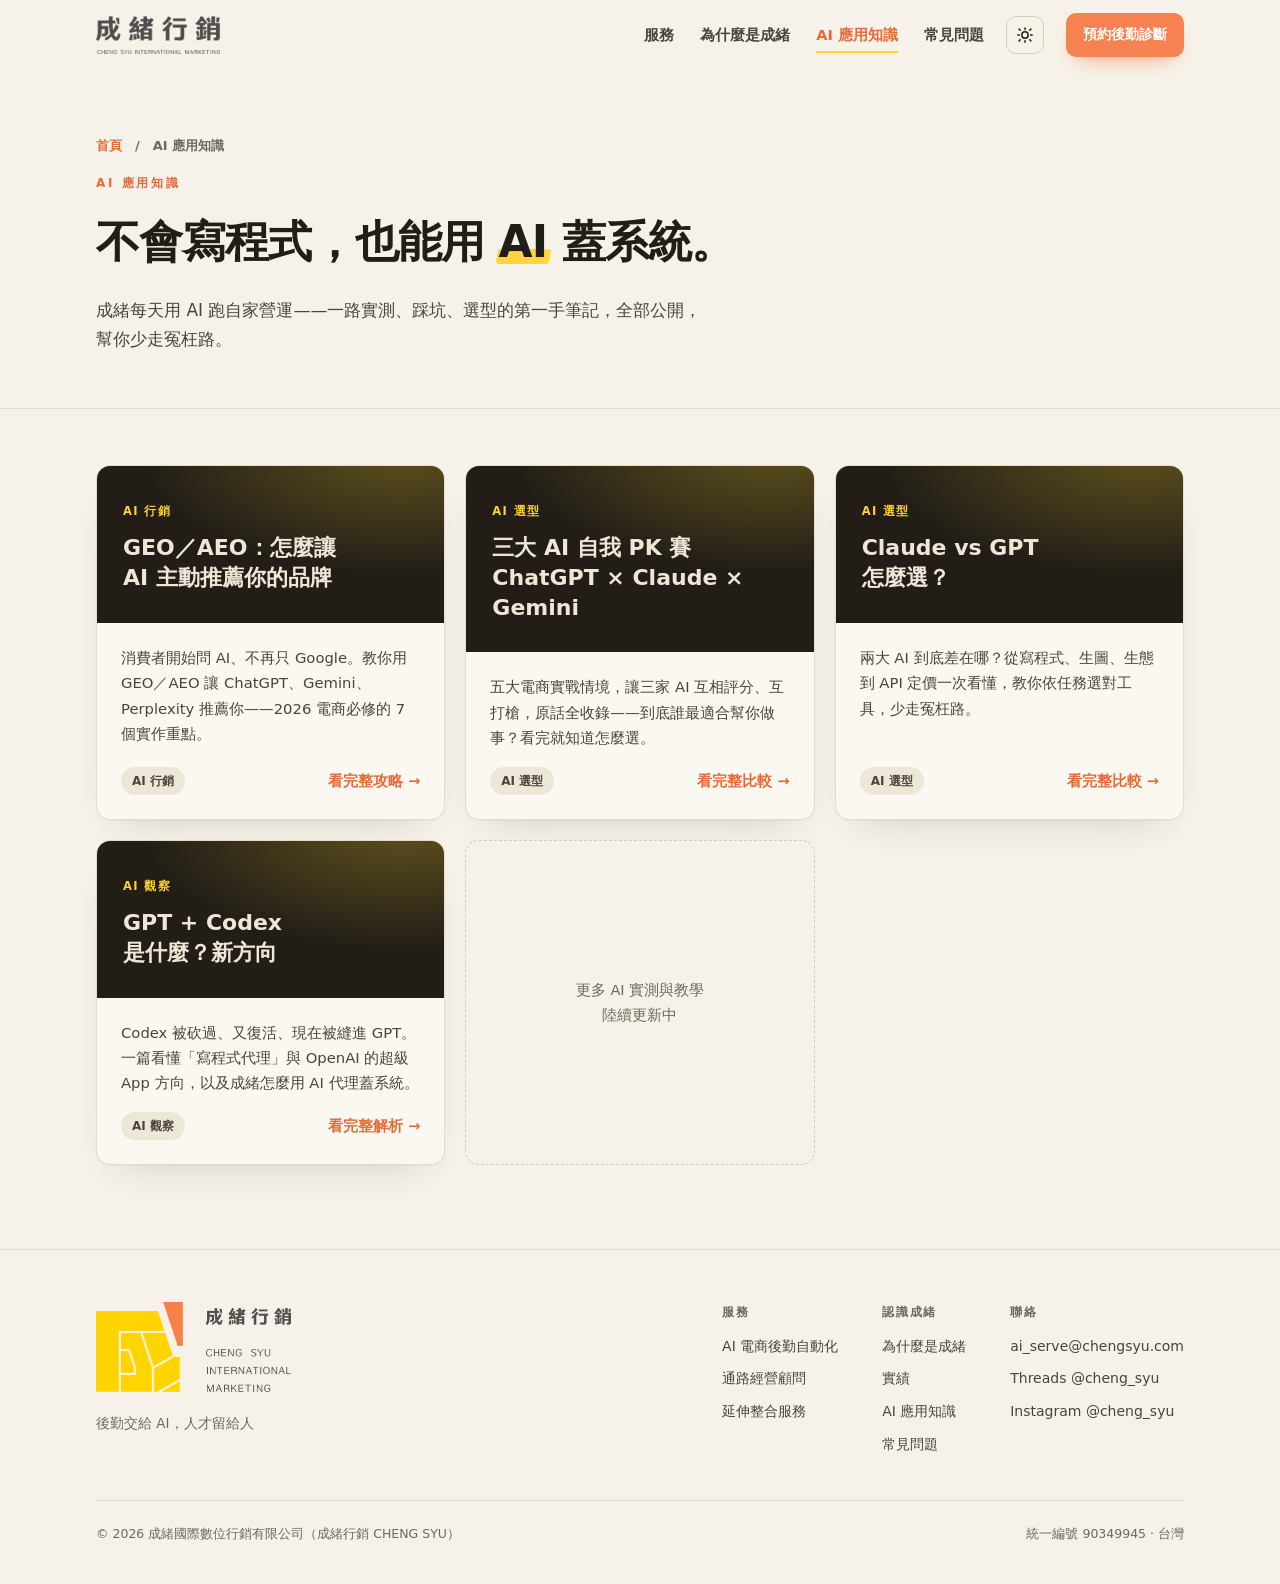
<file: ai/index.html>
<!DOCTYPE html>
<html lang="zh-Hant">
<head>
  <meta charset="utf-8">
  <meta name="viewport" content="width=device-width, initial-scale=1">
  <title>AI 應用知識庫｜AI 工具實測與選型教學 - 成緒行銷</title>
  <meta name="description" content="不會寫程式，也能用 AI 蓋系統。成緒行銷電商顧問 Hank 分享 ChatGPT、Claude、Gemini 等 AI 工具的實測、選型與電商自動化教學。">
  <meta name="keywords" content="AI 工具比較,ChatGPT,Claude,Gemini,AI 教學,電商 AI,AI 自動化,AI 選型,GEO,AEO,成緒行銷,成緒國際,成緒國際數位行銷">
  <meta name="robots" content="index,follow">
  <link rel="canonical" href="https://chengsyu.com/ai/">
  <meta name="theme-color" content="#F6F2E9">
  <meta property="og:type" content="website">
  <meta property="og:site_name" content="成緒行銷 CHENG SYU">
  <meta property="og:title" content="AI 應用知識庫｜AI 工具實測與選型教學">
  <meta property="og:description" content="ChatGPT、Claude、Gemini 實測、選型與電商自動化教學。">
  <meta property="og:url" content="https://chengsyu.com/ai/">
  <meta property="og:locale" content="zh_TW">
  <meta property="og:image" content="https://chengsyu.com/assets/img/auto.jpg">
  <meta name="twitter:card" content="summary_large_image">
  <meta name="twitter:image" content="https://chengsyu.com/assets/img/auto.jpg">
  <link rel="icon" type="image/png" href="/assets/favicon.png">
  <link rel="apple-touch-icon" href="/assets/apple-touch-icon.png">
  <script type="application/ld+json">
  {
    "@context":"https://schema.org",
    "@type":"CollectionPage",
    "name":"AI 應用知識庫｜AI 工具實測與選型教學",
    "url":"https://chengsyu.com/ai/",
    "inLanguage":"zh-Hant",
    "isPartOf":{"@type":"WebSite","url":"https://chengsyu.com/","name":"成緒行銷 CHENG SYU"},
    "publisher":{"@type":"Organization","name":"成緒行銷","url":"https://chengsyu.com/"},
    "breadcrumb":{
      "@type":"BreadcrumbList",
      "itemListElement":[
        {"@type":"ListItem","position":1,"name":"首頁","item":"https://chengsyu.com/"},
        {"@type":"ListItem","position":2,"name":"AI 應用知識","item":"https://chengsyu.com/ai/"}
      ]
    }
  }
  </script>
  <link rel="stylesheet" href="/assets/v2.css">
  <style>
    *{box-sizing:border-box;margin:0;padding:0}
    html{scroll-behavior:smooth;-webkit-text-size-adjust:100%}
    body{
      font-family:var(--v2sans);color:var(--ink);background:var(--bg);
      line-height:1.7;font-size:16px;-webkit-font-smoothing:antialiased;
      font-feature-settings:"palt" 1;
    }
    a{color:inherit;text-decoration:none}
    .wrap{max-width:1140px;margin:0 auto;padding:0 26px}

    /* 頁首 */
    .phead{padding:64px 0 54px;border-bottom:1px solid var(--line)}
    .crumb{font-size:13px;color:var(--dim);font-weight:600;margin-bottom:16px}
    .crumb a{color:var(--a)}
    .eyebrow{font-size:12px;font-weight:700;letter-spacing:.22em;text-transform:uppercase;color:var(--a)}
    .phead h1{font-size:clamp(30px,4.5vw,44px);font-weight:900;letter-spacing:-.02em;text-wrap:balance;margin-top:12px}
    .phead h1 .mark{position:relative;white-space:nowrap}
    .phead h1 .mark::after{content:"";position:absolute;left:-2px;right:-2px;bottom:.08em;height:.34em;z-index:-1;background:var(--y);border-radius:3px;transform:skewX(-9deg);opacity:.9}
    .phead p{margin-top:16px;color:var(--mut);font-size:17px;max-width:36em;text-wrap:pretty}

    main{padding:56px 0 84px}
    .list{display:grid;grid-template-columns:repeat(auto-fill,minmax(320px,1fr));gap:20px}
    .post{
      display:flex;flex-direction:column;border:1px solid var(--line);border-radius:14px;overflow:hidden;
      background:var(--panel);box-shadow:var(--shadow);
      transition:transform .25s cubic-bezier(.2,.7,.2,1),box-shadow .3s,border-color .25s;
    }
    .post:hover{transform:translateY(-4px);border-color:var(--line2);box-shadow:0 26px 50px -30px rgba(33,30,24,.4)}
    .post:active{transform:scale(.99)}
    .post .cover{
      padding:30px 26px;background:var(--espresso);color:var(--on-dark);position:relative;overflow:hidden;display:block;
    }
    .post .cover::before{content:"";position:absolute;inset:0;background:radial-gradient(420px 200px at 88% -10%,rgba(255,210,45,.28),transparent 62%)}
    .post .cover .tag{position:relative;font-size:11.5px;font-weight:800;letter-spacing:.12em;color:var(--y);text-transform:uppercase}
    .post .cover h2{position:relative;font-size:22px;font-weight:900;line-height:1.35;margin-top:10px;color:var(--on-dark)}
    .post .body{padding:22px 24px 24px;display:flex;flex-direction:column;flex:1}
    .post .body p{color:var(--mut);font-size:14.8px;flex:1;line-height:1.72;text-wrap:pretty}
    .post .meta{margin-top:16px;display:flex;align-items:center;justify-content:space-between}
    .post .go{font-weight:800;color:var(--a);font-size:14.5px}
    .post .go .ar{display:inline-block;transition:transform .25s cubic-bezier(.2,.7,.2,1)}
    .post:hover .go .ar{transform:translateX(4px)}
    .post .cat{font-size:12px;font-weight:700;color:var(--mut);background:var(--bg2);padding:4px 11px;border-radius:999px}
    .soon{
      border:1px dashed var(--line2);border-radius:14px;padding:30px 26px;color:var(--dim);
      display:grid;place-items:center;text-align:center;background:var(--bg);min-height:180px;font-size:14.5px;
    }
    @media (prefers-reduced-motion:reduce){*{transition:none!important;animation:none!important}}
  </style>
</head>
<body>
<header class="v2top" id="v2top">
  <div class="v2bar">
    <a class="v2brand" href="/" aria-label="成緒行銷 首頁"><img src="/assets/cs-logotype.png" alt="成緒行銷 CHENG SYU" width="312" height="96"></a>
    <nav class="v2nav" aria-label="主選單">
      <a href="/#service">服務</a>
      <a href="/#why">為什麼是成緒</a>
      <a class="cur" href="/ai/">AI 應用知識</a>
      <a href="/#faq">常見問題</a>
    </nav>
    <button class="v2tog" id="v2theme" aria-label="切換深淺色主題"><svg viewBox="0 0 24 24" width="18" height="18" fill="none" stroke="currentColor" stroke-width="2" stroke-linecap="round"><circle cx="12" cy="12" r="4.2"/><path d="M12 2.5v2M12 19.5v2M4.2 4.2l1.4 1.4M18.4 18.4l1.4 1.4M2.5 12h2M19.5 12h2M4.2 19.8l1.4-1.4M18.4 5.6l1.4-1.4"/></svg></button>
    <a class="v2cta" href="/#contact">預約後勤診斷</a>
  </div>
</header>

<div class="phead">
  <div class="wrap">
    <div class="crumb"><a href="/">首頁</a>　/　AI 應用知識</div>
    <div class="eyebrow">AI 應用知識</div>
    <h1>不會寫程式，也能用 <span class="mark">AI</span> 蓋系統。</h1>
    <p>成緒每天用 AI 跑自家營運——一路實測、踩坑、選型的第一手筆記，全部公開，幫你少走冤枉路。</p>
  </div>
</div>

<main>
  <div class="wrap">
    <div class="list">
      <article class="post">
        <a href="/ai/geo-aeo/" class="cover">
          <span class="tag">AI 行銷</span>
          <h2>GEO／AEO：怎麼讓<br>AI 主動推薦你的品牌</h2>
        </a>
        <div class="body">
          <p>消費者開始問 AI、不再只 Google。教你用 GEO／AEO 讓 ChatGPT、Gemini、Perplexity 推薦你——2026 電商必修的 7 個實作重點。</p>
          <div class="meta">
            <span class="cat">AI 行銷</span>
            <a class="go" href="/ai/geo-aeo/">看完整攻略 <span class="ar">→</span></a>
          </div>
        </div>
      </article>

      <article class="post">
        <a href="/ai/pk/" class="cover">
          <span class="tag">AI 選型</span>
          <h2>三大 AI 自我 PK 賽<br>ChatGPT × Claude × Gemini</h2>
        </a>
        <div class="body">
          <p>五大電商實戰情境，讓三家 AI 互相評分、互打槍，原話全收錄——到底誰最適合幫你做事？看完就知道怎麼選。</p>
          <div class="meta">
            <span class="cat">AI 選型</span>
            <a class="go" href="/ai/pk/">看完整比較 <span class="ar">→</span></a>
          </div>
        </div>
      </article>

      <article class="post">
        <a href="/ai/claude-vs-gpt/" class="cover">
          <span class="tag">AI 選型</span>
          <h2>Claude vs GPT<br>怎麼選？</h2>
        </a>
        <div class="body">
          <p>兩大 AI 到底差在哪？從寫程式、生圖、生態到 API 定價一次看懂，教你依任務選對工具，少走冤枉路。</p>
          <div class="meta">
            <span class="cat">AI 選型</span>
            <a class="go" href="/ai/claude-vs-gpt/">看完整比較 <span class="ar">→</span></a>
          </div>
        </div>
      </article>

      <article class="post">
        <a href="/ai/gpt-codex/" class="cover">
          <span class="tag">AI 觀察</span>
          <h2>GPT + Codex<br>是什麼？新方向</h2>
        </a>
        <div class="body">
          <p>Codex 被砍過、又復活、現在被縫進 GPT。一篇看懂「寫程式代理」與 OpenAI 的超級 App 方向，以及成緒怎麼用 AI 代理蓋系統。</p>
          <div class="meta">
            <span class="cat">AI 觀察</span>
            <a class="go" href="/ai/gpt-codex/">看完整解析 <span class="ar">→</span></a>
          </div>
        </div>
      </article>

      <div class="soon">更多 AI 實測與教學<br>陸續更新中</div>
    </div>
  </div>
</main>

<footer class="v2foot" role="contentinfo">
  <div class="v2foot-in">
    <div class="v2foot-grid">
      <div>
        <a class="fbrand" href="/"><img src="/assets/cs-logo-full.png" alt="成緒行銷 CHENG SYU INTERNATIONAL MARKETING" width="388" height="180"></a>
        <p class="fslogan">後勤交給 AI，人才留給人</p>
      </div>
      <div class="v2foot-nav">
        <div class="v2foot-col"><h4>服務</h4>
          <a href="/#service">AI 電商後勤自動化</a>
          <a href="/#service">通路經營顧問</a>
          <a href="/#service">延伸整合服務</a></div>
        <div class="v2foot-col"><h4>認識成緒</h4>
          <a href="/#why">為什麼是成緒</a>
          <a href="/#proof">實績</a>
          <a href="/ai/">AI 應用知識</a>
          <a href="/#faq">常見問題</a></div>
        <div class="v2foot-col"><h4>聯絡</h4>
          <a href="mailto:ai_serve@chengsyu.com">ai_serve@chengsyu.com</a>
          <a href="https://www.threads.com/@cheng_syu" target="_blank" rel="me noopener">Threads @cheng_syu</a>
          <a href="https://www.instagram.com/cheng_syu" target="_blank" rel="me noopener">Instagram @cheng_syu</a></div>
      </div>
    </div>
    <div class="v2legal"><span>© 2026 成緒國際數位行銷有限公司（成緒行銷 CHENG SYU）</span><span>統一編號 90349945 · 台灣</span></div>
  </div>
</footer>
<script src="/assets/v2.js"></script>
</body>
</html>
</file>
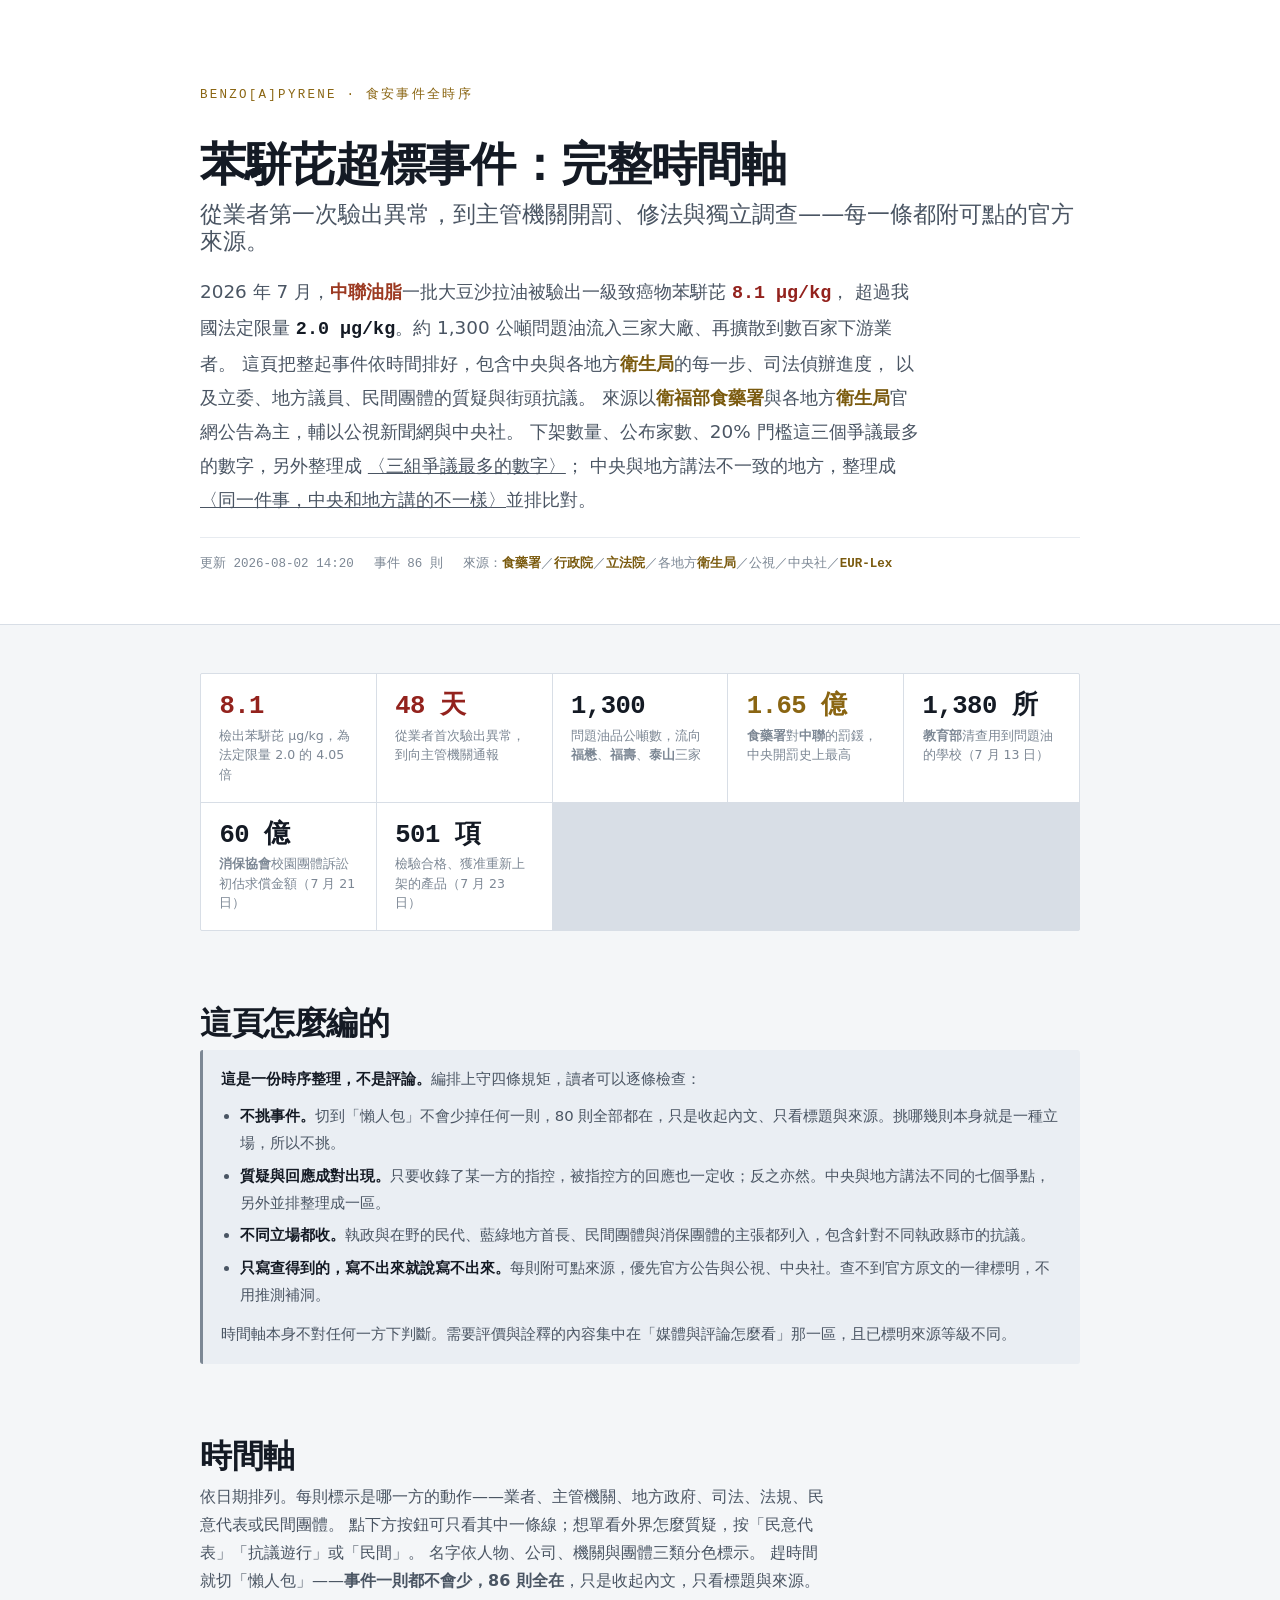
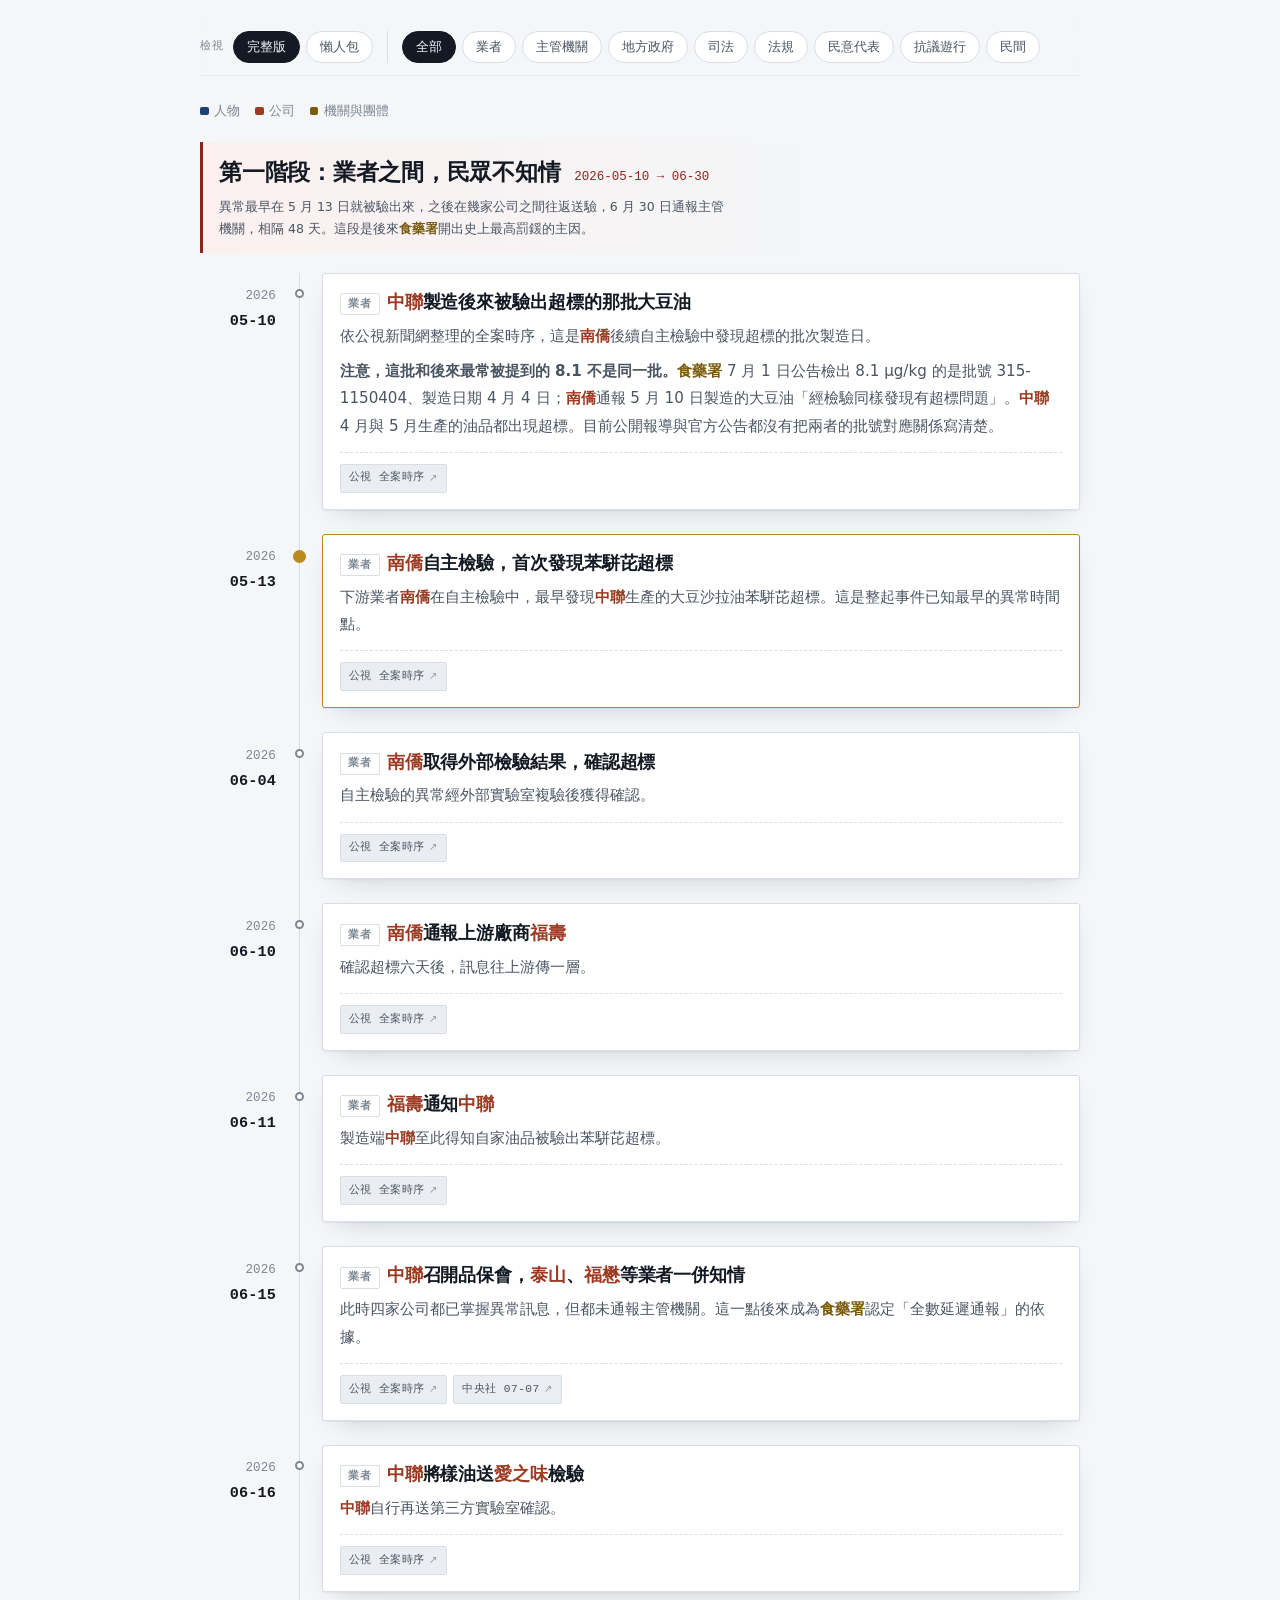
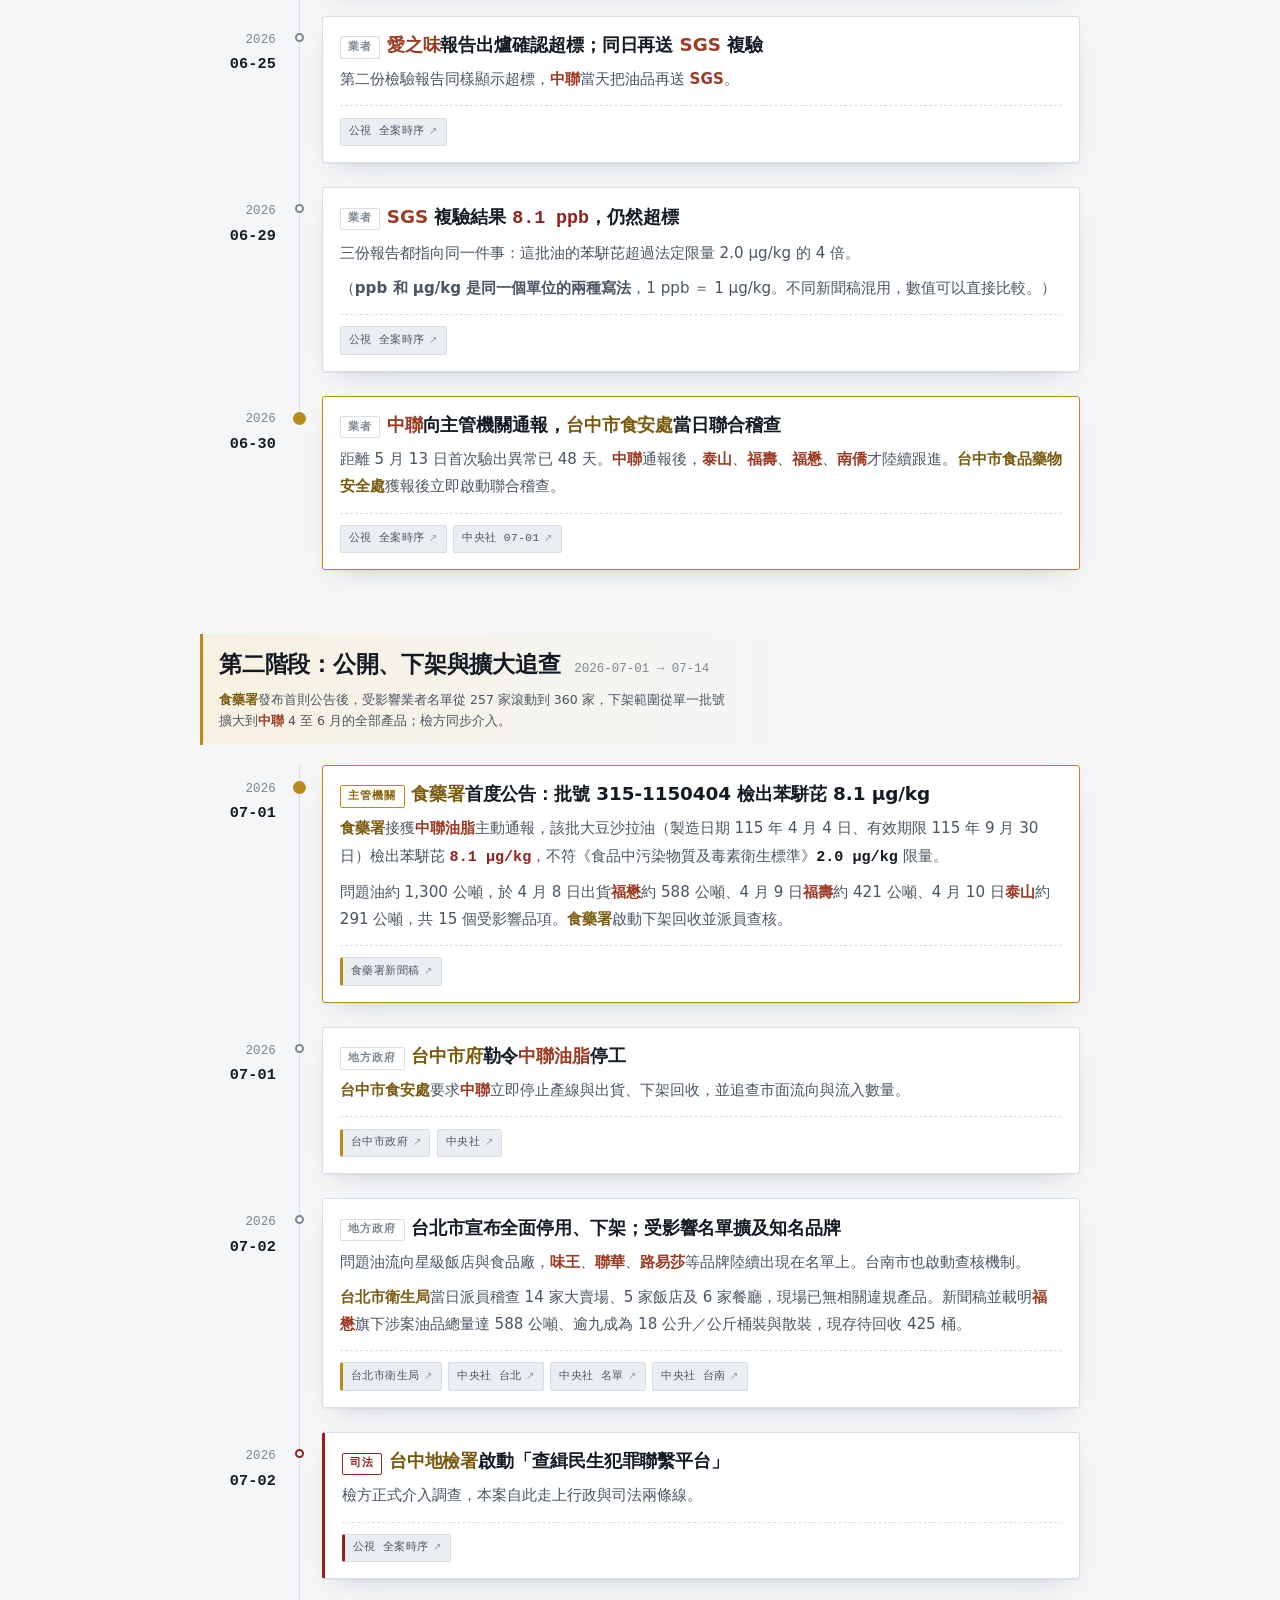
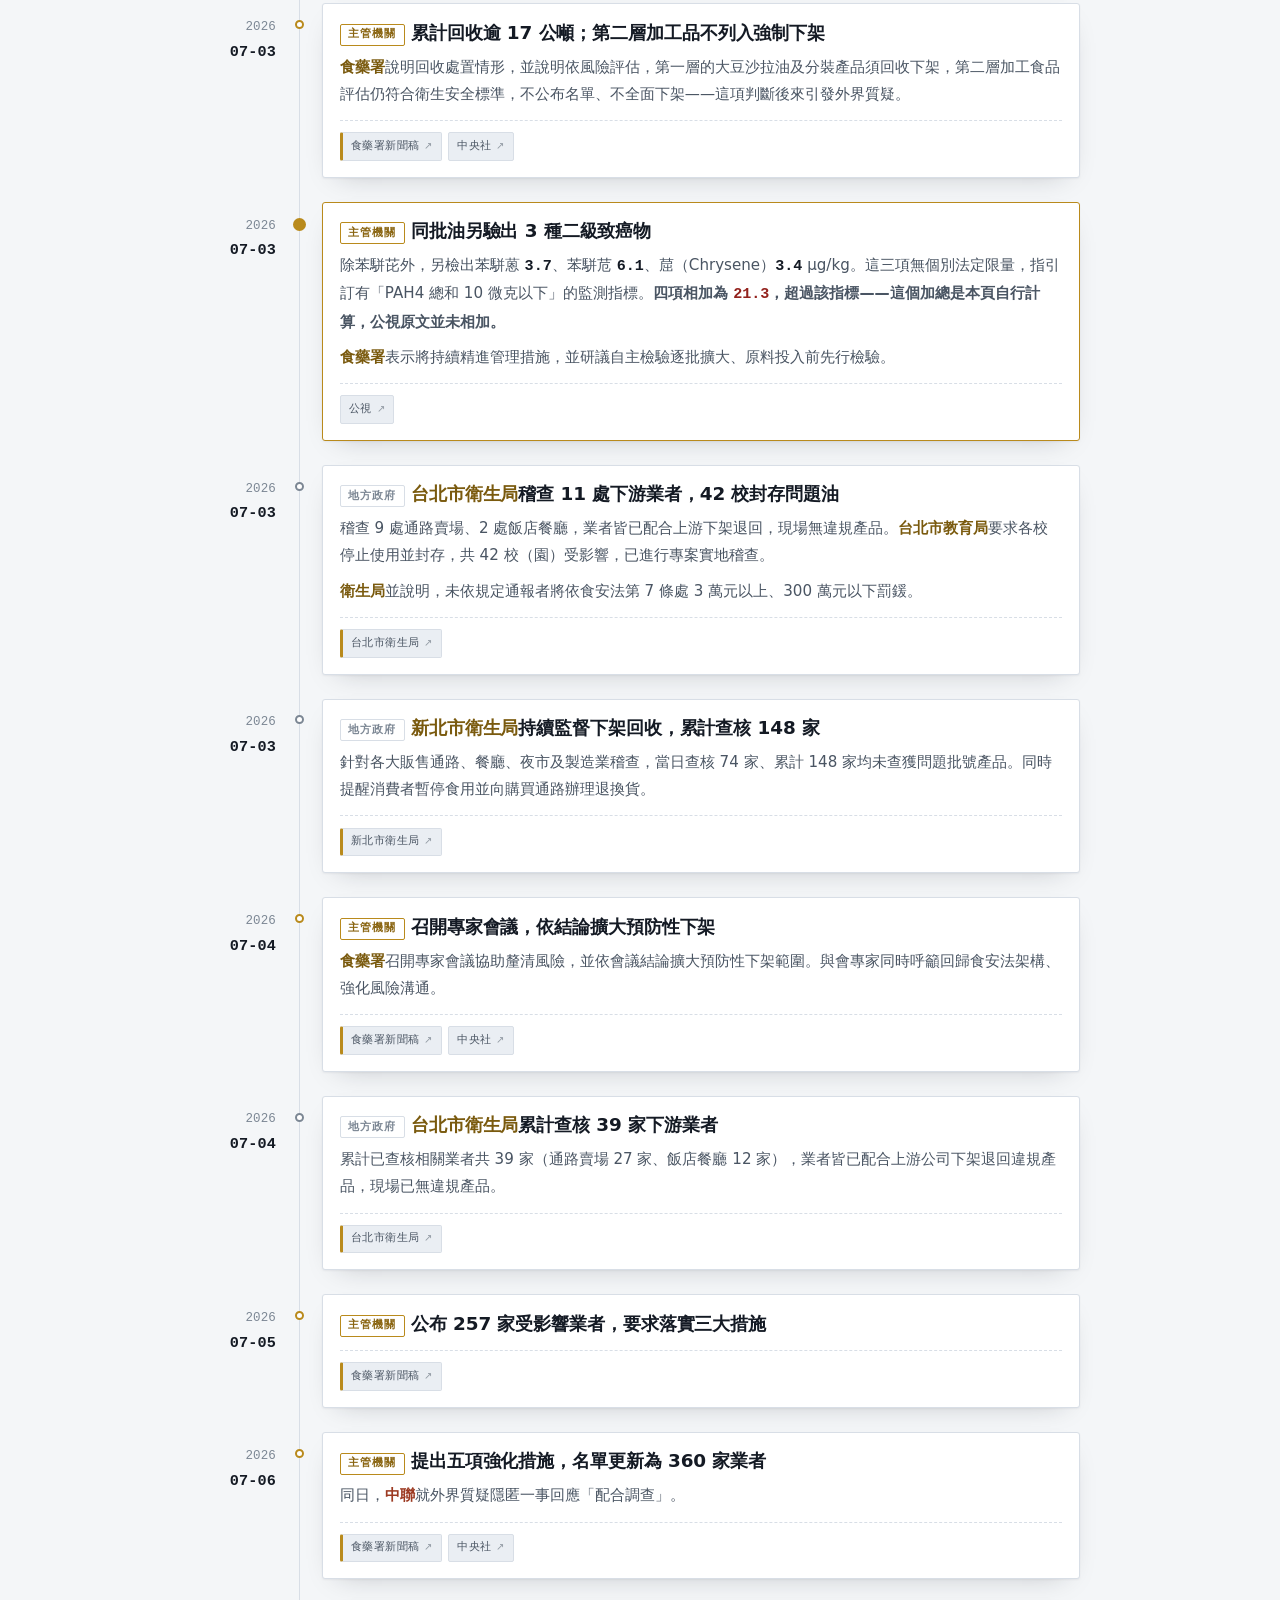
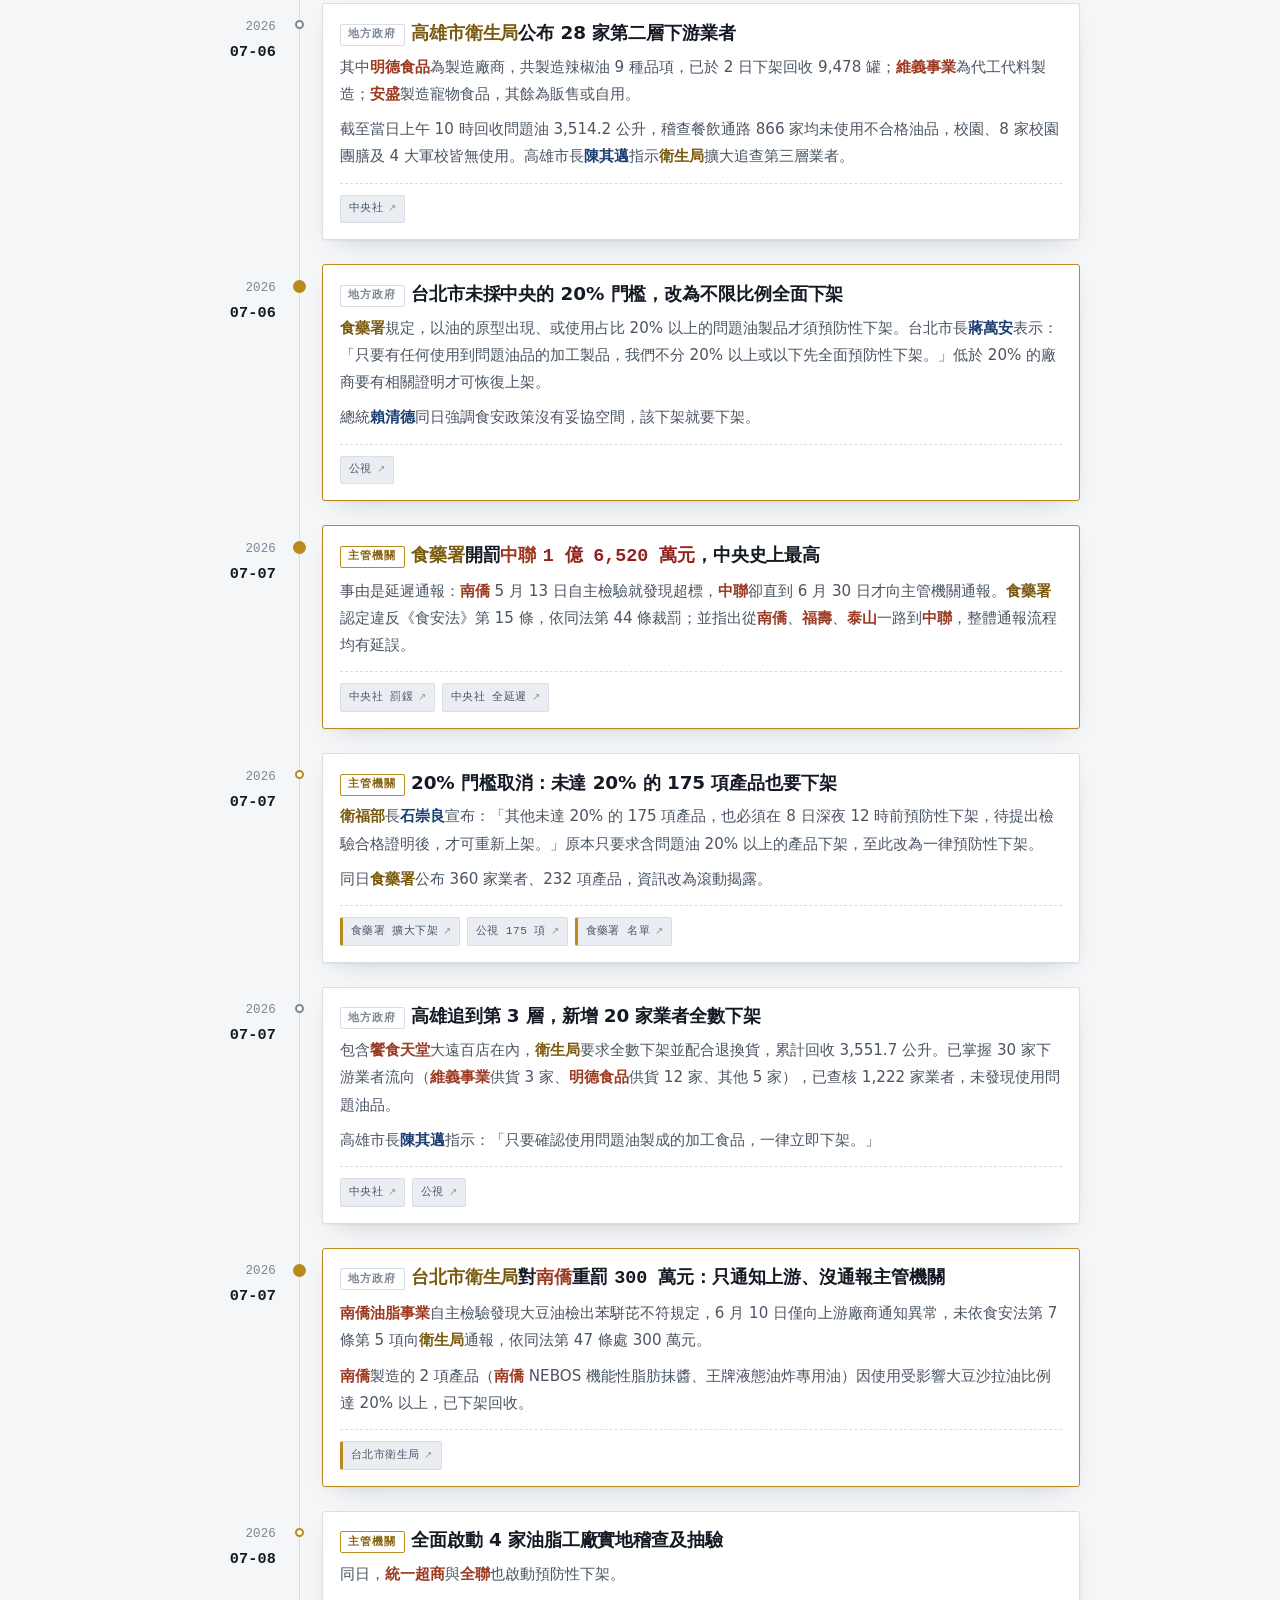
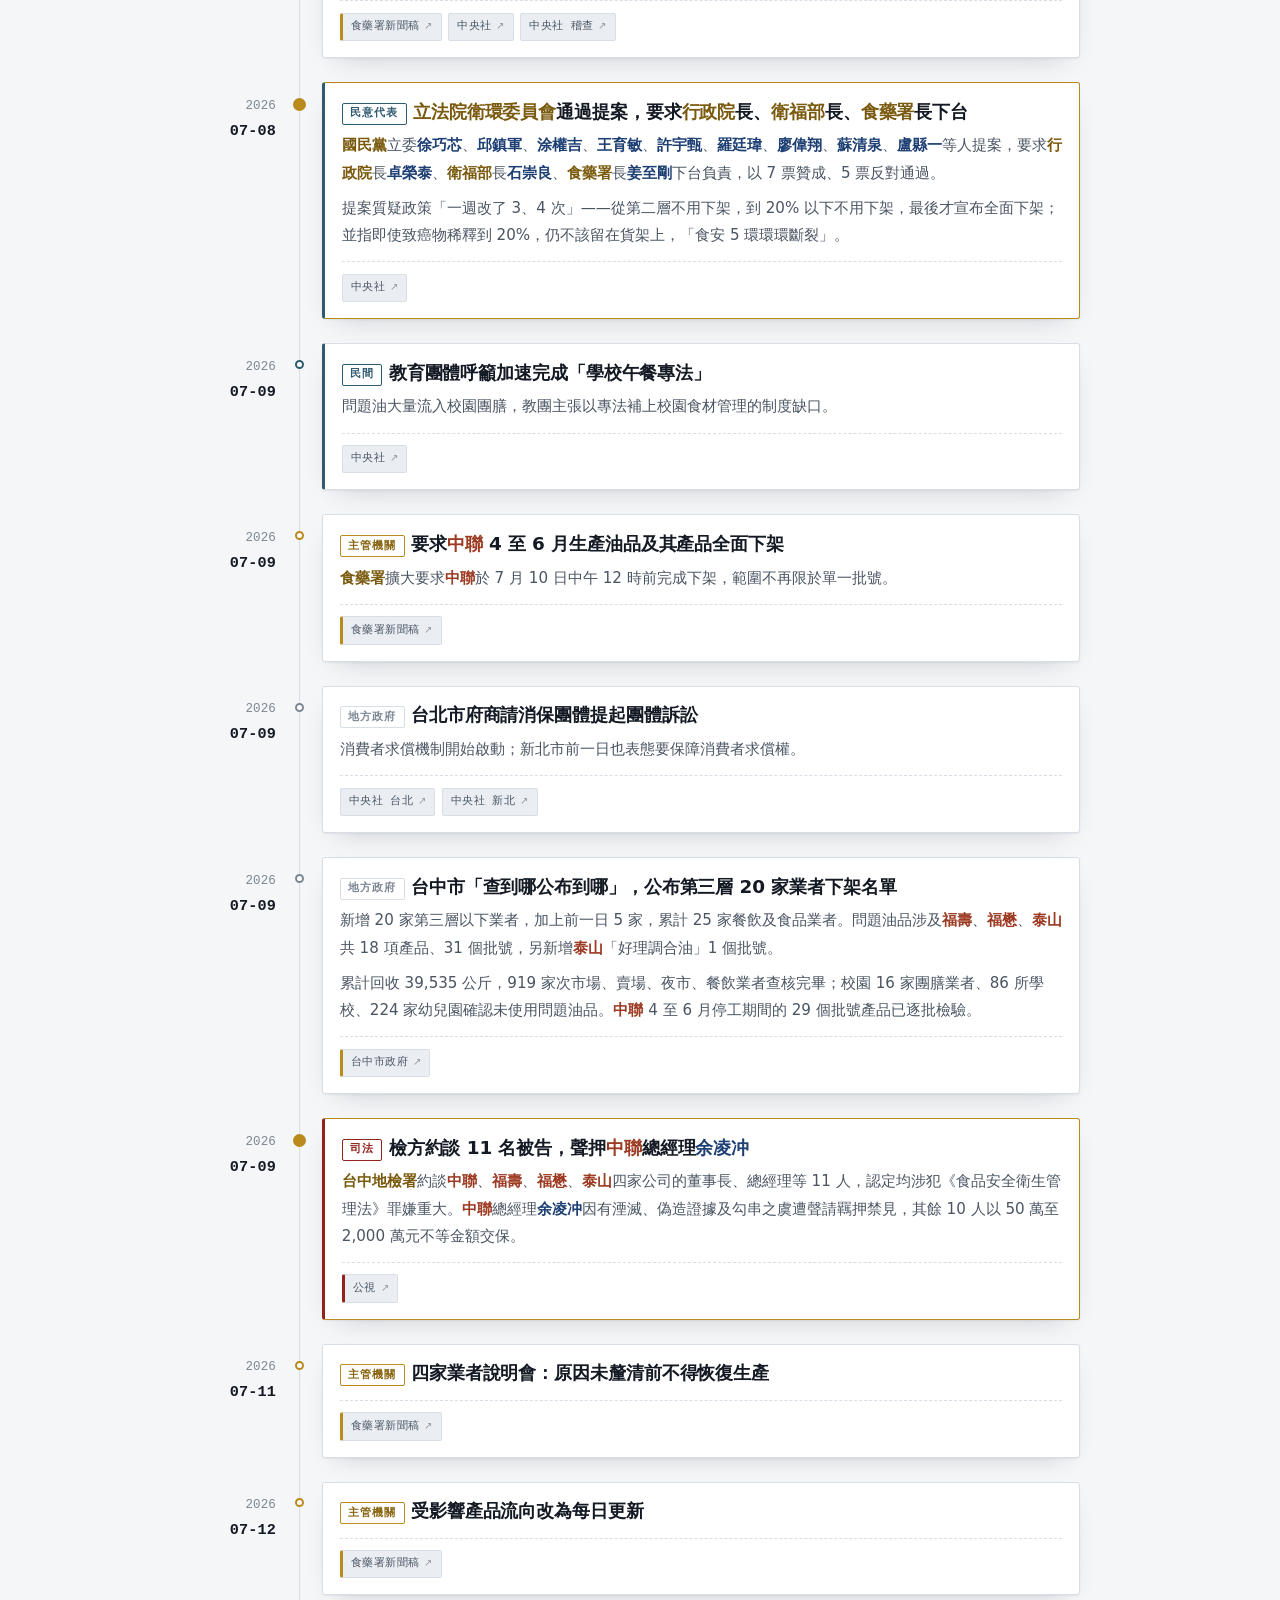
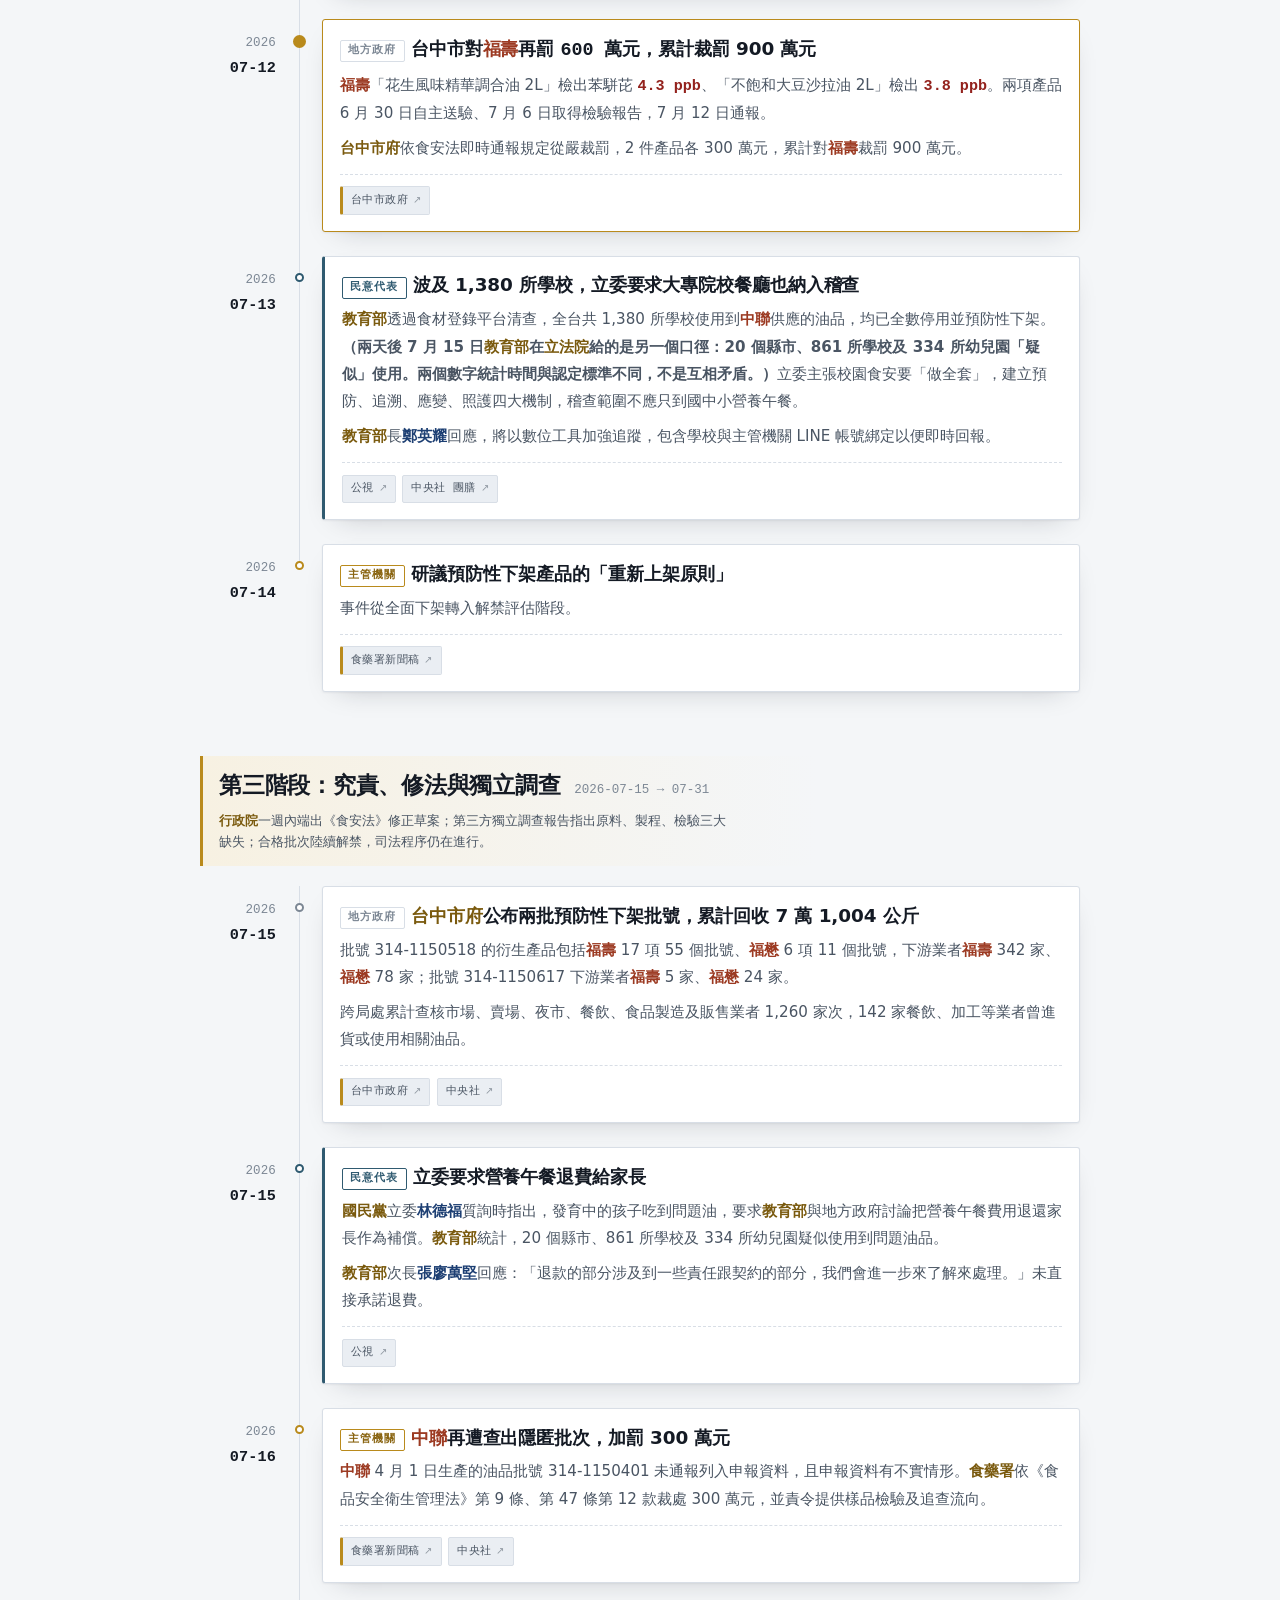
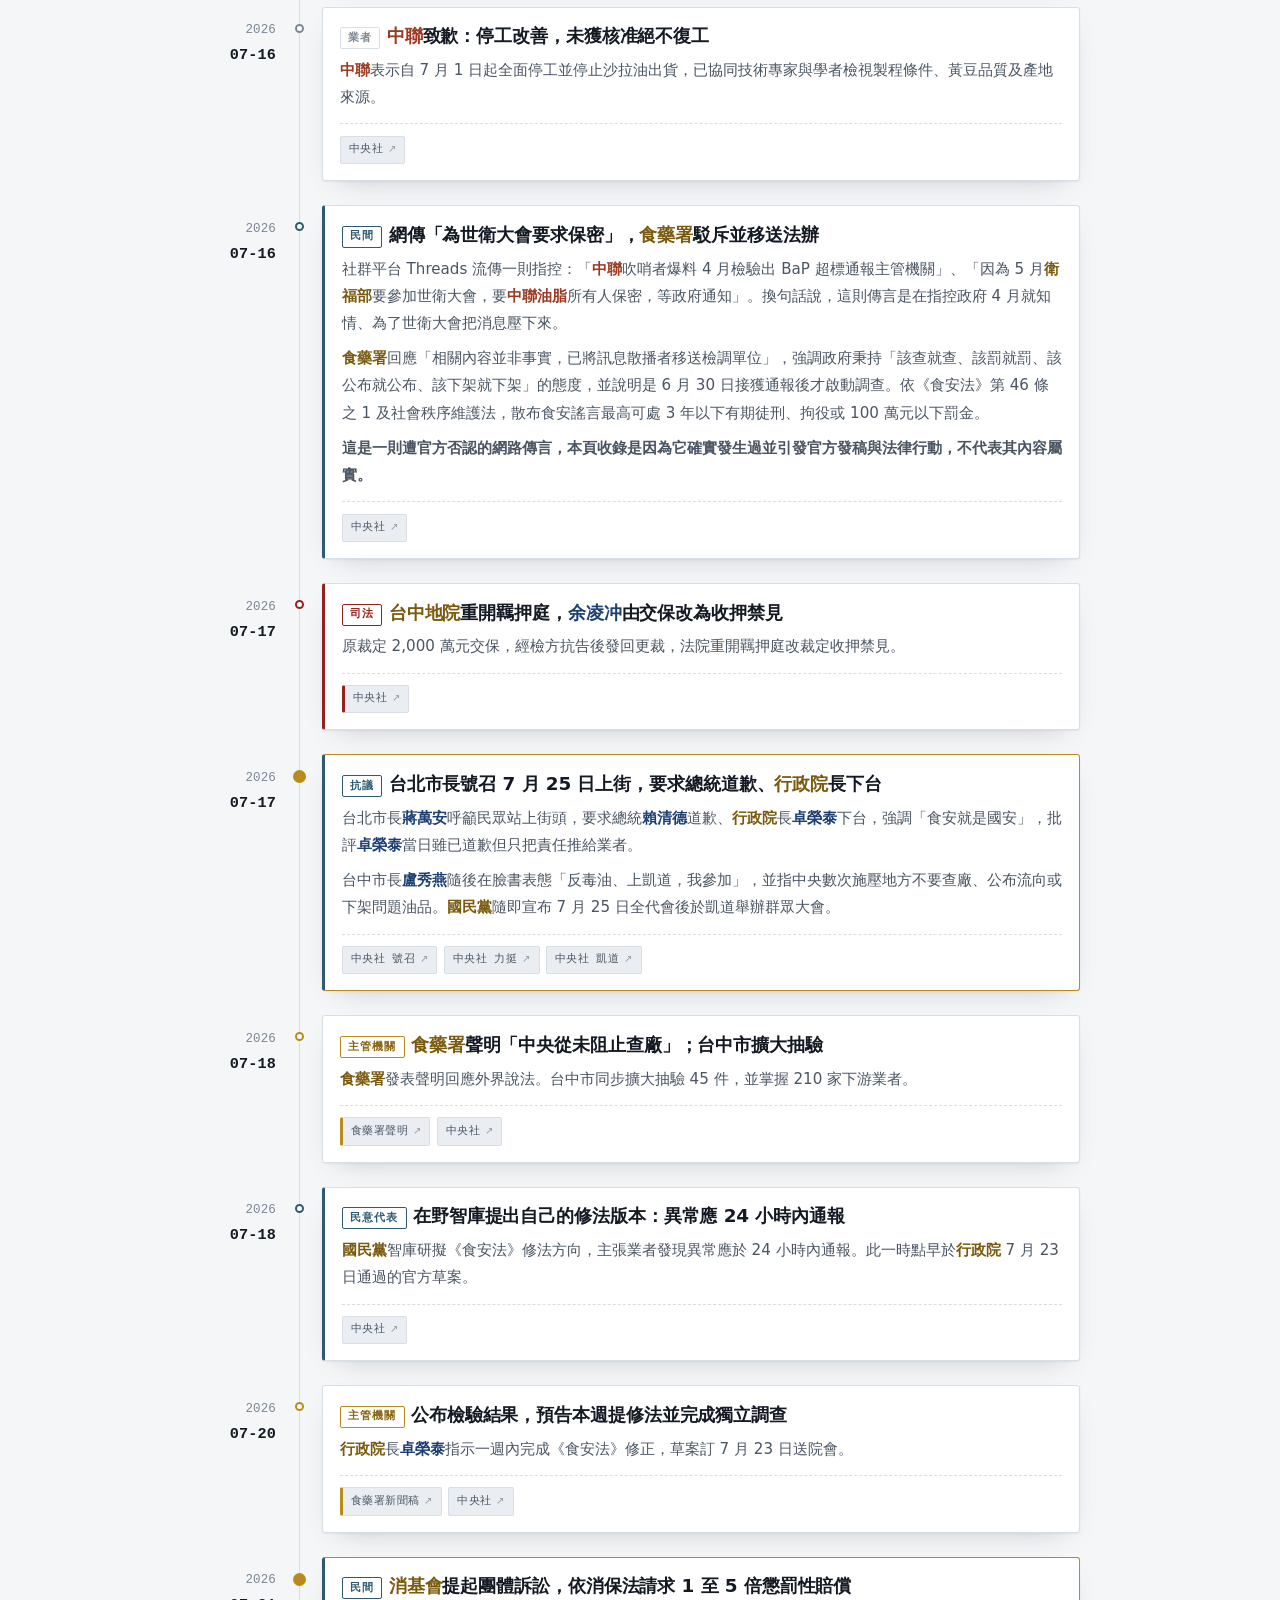
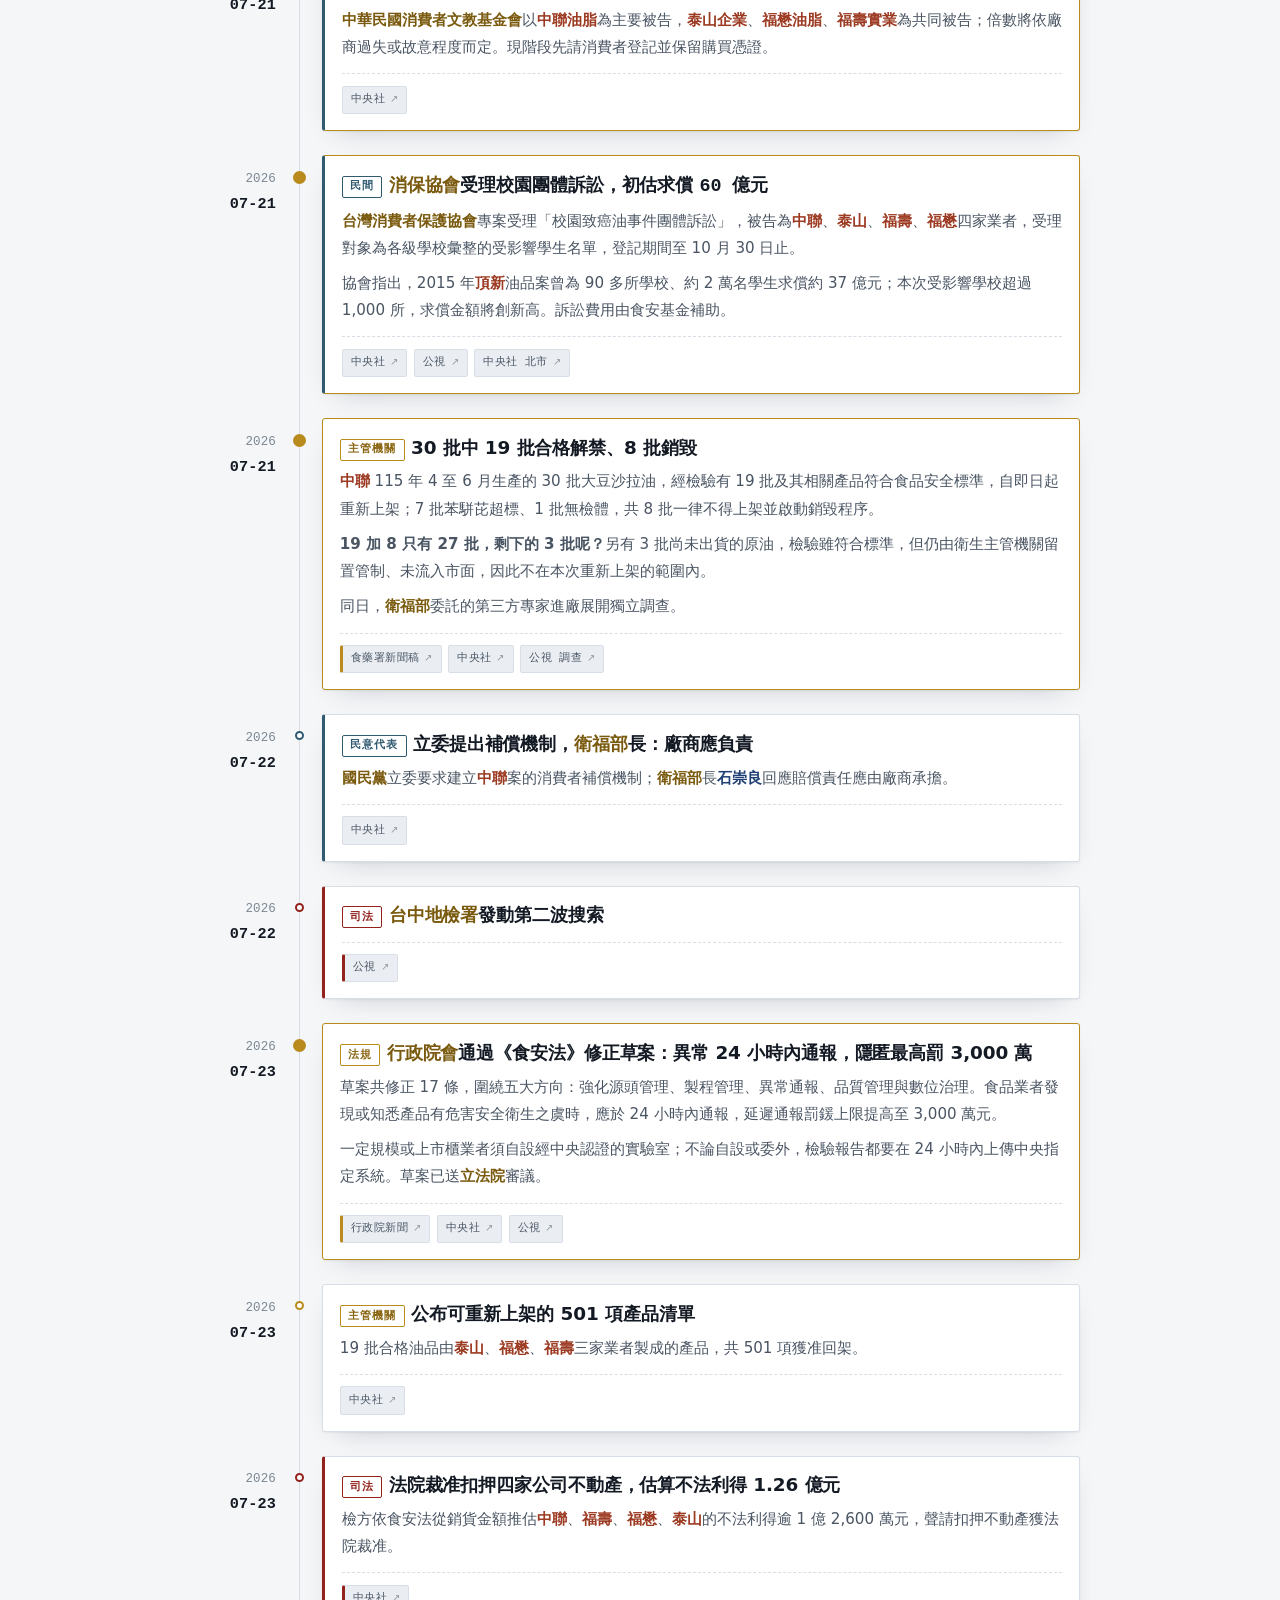
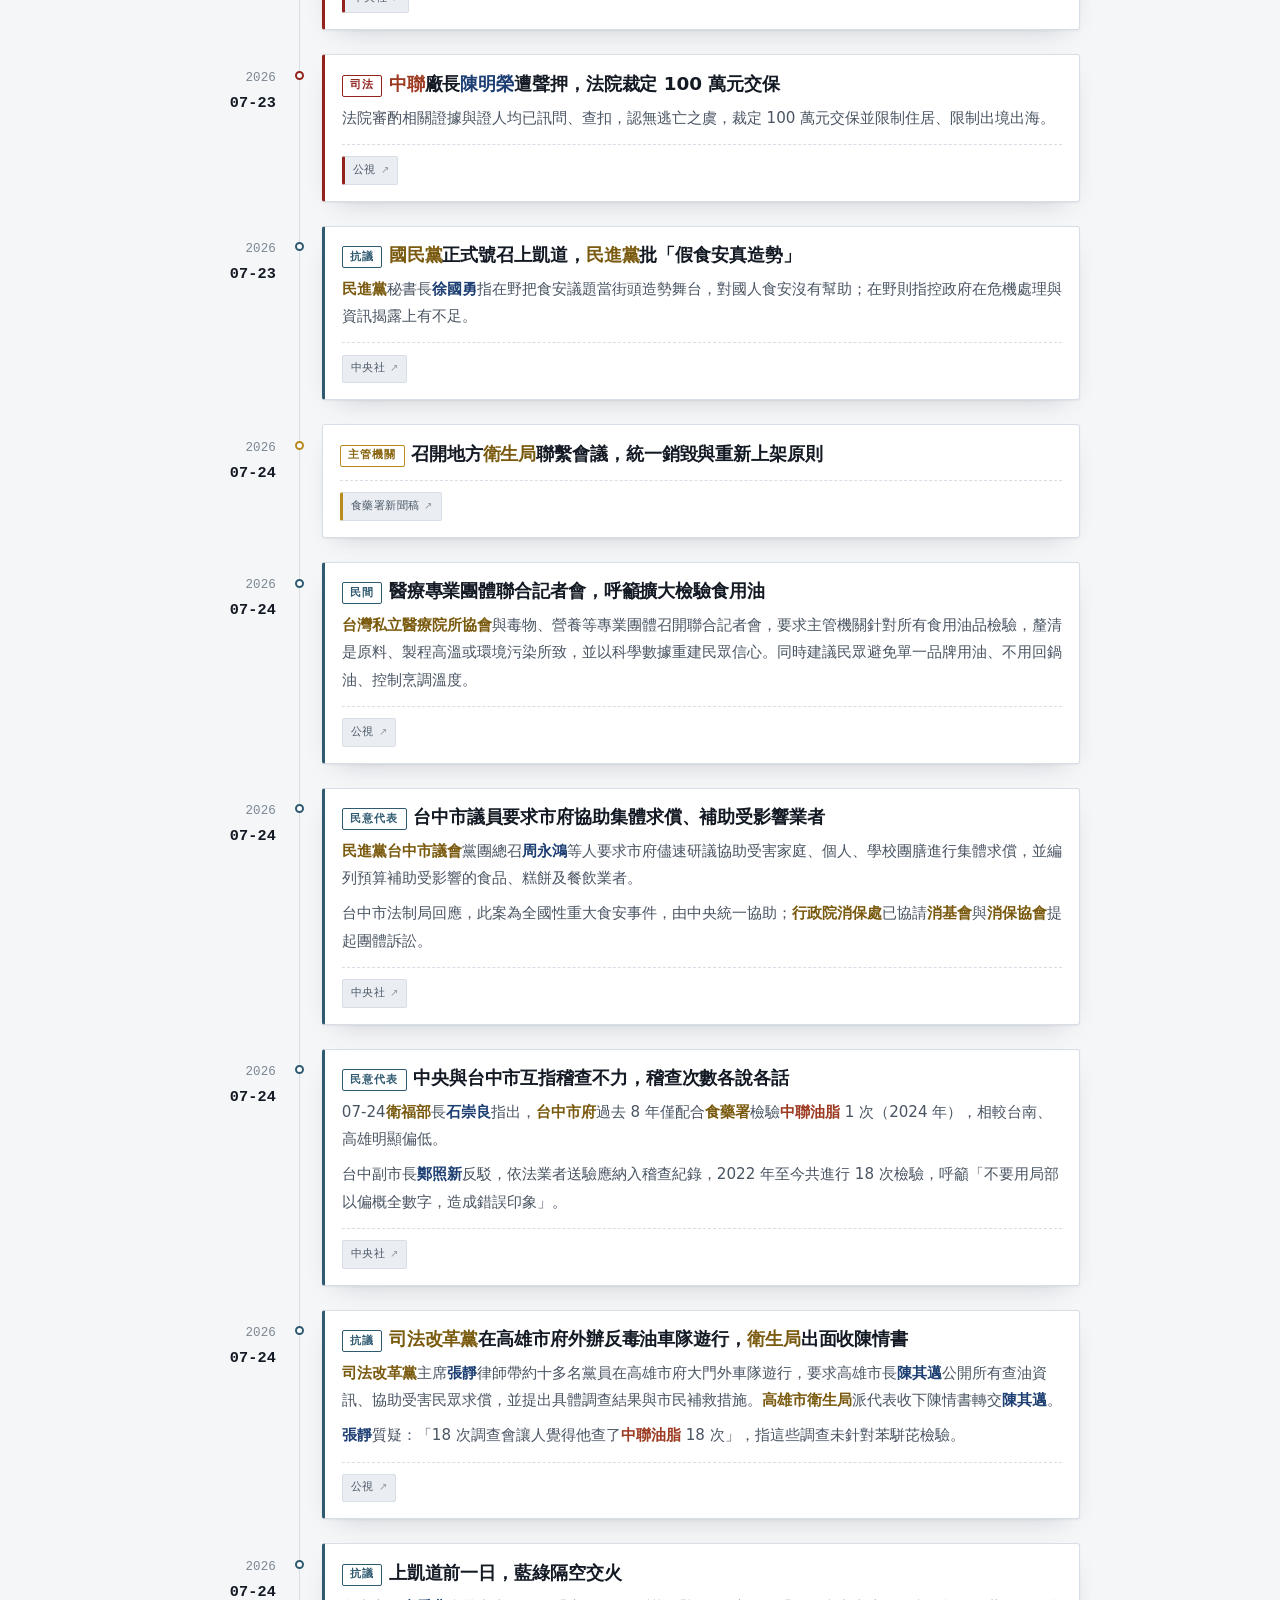
<file: bap/index.html>
<!DOCTYPE html>
<html lang="zh-Hant">
<head>
<meta charset="utf-8">
<meta name="viewport" content="width=device-width, initial-scale=1">
<title>苯駢芘食安事件全時間軸｜每一條都附官方來源</title>
<meta name="description" content="2026 年苯駢芘（BaP）超標事件完整時間軸，80 則事件依日期排列，每一則都附衛福部食藥署、行政院、各地方衛生局或公視、中央社的可點來源連結。可切換懶人包模式。">
<meta name="robots" content="index,follow">
<link rel="canonical" href="https://chengsyu.com/bap/">
<meta property="og:type" content="article">
<meta property="og:title" content="苯駢芘食安事件全時間軸｜每一條都附官方來源">
<meta property="og:description" content="2026 年苯駢芘（BaP）超標事件完整時間軸，80 則事件依日期排列，每一則都附衛福部食藥署、行政院、各地方衛生局或公視、中央社的可點來源連結。可切換懶人包模式。">
<meta property="og:url" content="https://chengsyu.com/bap/">
<meta property="og:locale" content="zh_TW">
<meta name="twitter:card" content="summary">
<link rel="icon" type="image/png" href="/assets/favicon.png">
<link rel="apple-touch-icon" href="/assets/apple-touch-icon.png">
<style>
  :root{
    color-scheme: light dark;

    --ground:#F4F6F8;
    --surface:#FFFFFF;
    --surface-2:#EAEEF3;
    --ink:#141A24;
    --ink-2:#4A5563;
    --ink-3:#7C8794;
    --rule:#D8DEE6;
    --rule-soft:#E7EBF0;
    --gold:#8A6512;
    --gold-bright:#B98A1C;
    --gold-wash:#F7F1E2;
    --red:#93221D;
    --red-wash:#FBF0EF;
    --green:#2C6A4E;
    --voice:#2F5A70;
    --name-person:#1D3F73;
    --name-corp:#9C3A22;
    --name-org:#7A5A0E;
    --shadow:0 1px 2px rgba(20,26,36,.05), 0 10px 28px -16px rgba(20,26,36,.28);

    --sans:"Noto Sans TC","PingFang TC","Heiti TC","Microsoft JhengHei",system-ui,-apple-system,"Segoe UI",sans-serif;
    --mono:ui-monospace,"SFMono-Regular","Cascadia Mono",Consolas,"Liberation Mono",monospace;

    --step--1:.7825rem;
    --step-0:1rem;
    --step-1:1.15rem;
    --step-2:1.45rem;
    --step-3:2rem;
    --step-4:2.9rem;
  }

  @media (prefers-color-scheme: dark){
    :root{
      --ground:#0E1218;
      --surface:#161C25;
      --surface-2:#1E2530;
      --ink:#E7EAEF;
      --ink-2:#A9B3C0;
      --ink-3:#7A8592;
      --rule:#2A323D;
      --rule-soft:#222933;
      --gold:#D6A63F;
      --gold-bright:#E9C069;
      --gold-wash:#211C10;
      --red:#E5837C;
      --red-wash:#241716;
      --green:#6FB894;
      --voice:#7CB2CC;
      --name-person:#9CBEEC;
      --name-corp:#EE9C86;
      --name-org:#DDAF4C;
      --shadow:0 1px 2px rgba(0,0,0,.4), 0 10px 28px -16px rgba(0,0,0,.7);
    }
  }

  :root[data-theme="light"]{
    --ground:#F4F6F8; --surface:#FFFFFF; --surface-2:#EAEEF3;
    --ink:#141A24; --ink-2:#4A5563; --ink-3:#7C8794;
    --rule:#D8DEE6; --rule-soft:#E7EBF0;
    --gold:#8A6512; --gold-bright:#B98A1C; --gold-wash:#F7F1E2;
    --red:#93221D; --red-wash:#FBF0EF; --green:#2C6A4E; --voice:#2F5A70;
    --name-person:#1D3F73; --name-corp:#9C3A22; --name-org:#7A5A0E;
    --shadow:0 1px 2px rgba(20,26,36,.05), 0 10px 28px -16px rgba(20,26,36,.28);
  }
  :root[data-theme="dark"]{
    --ground:#0E1218; --surface:#161C25; --surface-2:#1E2530;
    --ink:#E7EAEF; --ink-2:#A9B3C0; --ink-3:#7A8592;
    --rule:#2A323D; --rule-soft:#222933;
    --gold:#D6A63F; --gold-bright:#E9C069; --gold-wash:#211C10;
    --red:#E5837C; --red-wash:#241716; --green:#6FB894; --voice:#7CB2CC;
    --name-person:#9CBEEC; --name-corp:#EE9C86; --name-org:#DDAF4C;
    --shadow:0 1px 2px rgba(0,0,0,.4), 0 10px 28px -16px rgba(0,0,0,.7);
  }

  *{box-sizing:border-box}

  body{
    margin:0;
    background:var(--ground);
    color:var(--ink);
    font-family:var(--sans);
    font-size:var(--step-0);
    line-height:1.75;
    -webkit-font-smoothing:antialiased;
  }

  .wrap{width:min(880px,92vw);margin-inline:auto}

  a{color:inherit}

  .eyebrow{
    font-family:var(--mono);
    font-size:var(--step--1);
    letter-spacing:.18em;
    text-transform:uppercase;
    color:var(--gold);
    line-height:1.6;
  }

  /* ---------- header ---------- */

  .masthead{
    border-bottom:1px solid var(--rule);
    background:var(--surface);
    padding-block:clamp(2.5rem,7vw,4.5rem) clamp(2rem,5vw,3rem);
  }
  .masthead .wrap{display:flex;flex-direction:column;gap:1.25rem}

  h1{
    margin:0;
    font-size:var(--step-4);
    line-height:1.18;
    letter-spacing:-.02em;
    font-weight:800;
    text-wrap:pretty;
    line-break:strict;
  }
  h1 .thin{font-weight:400;color:var(--ink-2);display:block;font-size:var(--step-2);letter-spacing:0;margin-top:.5rem}

  .standfirst{
    margin:0;
    max-width:62ch;
    color:var(--ink-2);
    font-size:var(--step-1);
    line-height:1.85;
  }

  .stamp{
    display:flex;flex-wrap:wrap;gap:.5rem 1.25rem;
    font-family:var(--mono);font-size:var(--step--1);
    color:var(--ink-3);
    border-top:1px solid var(--rule-soft);
    padding-top:1rem;
  }

  /* ---------- key figures ---------- */

  .figures{
    display:grid;
    grid-template-columns:repeat(auto-fit,minmax(148px,1fr));
    gap:1px;
    background:var(--rule);
    border:1px solid var(--rule);
    border-radius:2px;
    overflow:hidden;
    margin-block:clamp(2rem,5vw,3rem);
  }
  .fig{background:var(--surface);padding:1.1rem 1.15rem;display:flex;flex-direction:column;gap:.15rem}
  .fig b{
    font-family:var(--mono);
    font-size:1.6rem;font-weight:700;line-height:1.25;
    font-variant-numeric:tabular-nums;
    letter-spacing:-.02em;
  }
  .fig span{font-size:var(--step--1);color:var(--ink-3);line-height:1.55}
  .fig.alert b{color:var(--red)}
  .fig.gold b{color:var(--gold)}

  /* ---------- section chrome ---------- */

  section{margin-block:clamp(2.75rem,7vw,4.5rem)}

  h2{
    margin:0 0 .35rem;
    font-size:var(--step-3);
    line-height:1.3;
    letter-spacing:-.015em;
    font-weight:800;
    text-wrap:pretty;
    line-break:strict;
  }
  .lede{margin:0 0 1.5rem;color:var(--ink-2);max-width:62ch}

  /* ---------- filter bar ---------- */

  .filters{
    position:sticky;top:0;z-index:5;
    display:flex;flex-wrap:wrap;gap:.4rem;
    padding:.75rem 0;
    margin-bottom:1.5rem;
    background:color-mix(in srgb, var(--ground) 92%, transparent);
    backdrop-filter:blur(8px);
    border-bottom:1px solid var(--rule-soft);
  }
  .filters button{
    font:inherit;
    font-size:var(--step--1);
    line-height:1.4;
    padding:.4rem .8rem;
    border:1px solid var(--rule);
    border-radius:999px;
    background:var(--surface);
    color:var(--ink-2);
    cursor:pointer;
    transition:background .15s ease, color .15s ease, border-color .15s ease;
  }
  .filters button:hover{border-color:var(--gold-bright);color:var(--ink)}
  .filters button[aria-pressed="true"]{
    background:var(--ink);
    border-color:var(--ink);
    color:var(--ground);
  }
  .filters button:focus-visible{outline:2px solid var(--gold-bright);outline-offset:2px}

  /* ---------- phase blocks ---------- */

  .phase{margin-bottom:2.5rem}
  .phase-head{
    display:flex;flex-wrap:wrap;align-items:baseline;gap:.35rem .85rem;
    padding:.85rem 0 .85rem 1rem;
    border-left:3px solid var(--gold-bright);
    background:linear-gradient(90deg, var(--gold-wash), transparent 70%);
    margin-bottom:1.25rem;
  }
  .phase-head h3{margin:0;font-size:var(--step-2);font-weight:700;letter-spacing:-.01em;line-height:1.4}
  .phase-head .range{font-family:var(--mono);font-size:var(--step--1);color:var(--ink-3);font-variant-numeric:tabular-nums}
  .phase-head p{margin:.15rem 0 0;flex-basis:100%;color:var(--ink-2);font-size:var(--step--1);line-height:1.7;max-width:64ch}

  .phase--dark .phase-head{
    border-left-color:var(--red);
    background:linear-gradient(90deg, var(--red-wash), transparent 70%);
  }
  .phase--dark .phase-head .range{color:var(--red)}

  /* ---------- timeline ---------- */

  .events{display:flex;flex-direction:column}

  .event{
    display:grid;
    grid-template-columns:76px 22px 1fr;
    gap:0 .75rem;
    padding-bottom:1.5rem;
  }
  .event.is-hidden{display:none}

  .event .when{
    font-family:var(--mono);
    font-size:var(--step--1);
    font-variant-numeric:tabular-nums;
    letter-spacing:.01em;
    color:var(--ink-3);
    text-align:right;
    padding-top:.85rem;
    white-space:nowrap;
  }
  .event .when b{display:block;color:var(--ink);font-weight:700;font-size:.95rem}

  .spine{position:relative;display:flex;justify-content:center}
  .spine::before{
    content:"";position:absolute;top:0;bottom:-1.5rem;width:1px;
    background:var(--rule);
  }
  .event:last-child .spine::before{bottom:auto;height:1.1rem}
  .spine i{
    position:relative;
    margin-top:1.05rem;
    width:9px;height:9px;border-radius:50%;
    background:var(--surface);
    border:2px solid var(--ink-3);
  }
  .event[data-track="法規"] .spine i,
  .event[data-track="主管機關"] .spine i{border-color:var(--gold-bright)}
  .event[data-track="司法"] .spine i{border-color:var(--red)}
  .event[data-track="民意代表"] .spine i,
  .event[data-track="抗議"] .spine i,
  .event[data-track="民間"] .spine i{border-color:var(--voice)}
  .event.milestone .spine i{width:13px;height:13px;background:var(--gold-bright);border-color:var(--gold-bright);margin-top:1rem}

  .card{
    background:var(--surface);
    border:1px solid var(--rule);
    border-radius:3px;
    padding:.9rem 1.05rem 1rem;
    box-shadow:var(--shadow);
  }
  .event.milestone .card{border-color:var(--gold-bright)}
  .event[data-track="司法"] .card{border-left:3px solid var(--red)}
  .event[data-track="民意代表"] .card,
  .event[data-track="抗議"] .card,
  .event[data-track="民間"] .card{border-left:3px solid var(--voice)}

  .card h4{
    margin:0 0 .4rem;
    font-size:var(--step-1);
    font-weight:700;
    line-height:1.55;
    letter-spacing:-.005em;
    /* 中文標題不用 balance（會為了行長均勻而在怪位置斷），
       改用標點禁則：不讓行首出現、。）」、行尾出現（「 */
    text-wrap:normal;
    line-break:strict;
    overflow-wrap:break-word;
  }
  .card p{margin:0;color:var(--ink-2);line-height:1.8;font-size:.945rem}
  .card p + p{margin-top:.5rem}

  .track{
    display:inline-block;
    font-family:var(--mono);
    font-size:.68rem;
    letter-spacing:.1em;
    padding:.1rem .45rem;
    border:1px solid var(--rule);
    border-radius:2px;
    color:var(--ink-3);
    margin-right:.4rem;
    vertical-align:.12em;
  }
  .event[data-track="主管機關"] .track,
  .event[data-track="法規"] .track{color:var(--gold);border-color:var(--gold-bright)}
  .event[data-track="司法"] .track{color:var(--red);border-color:var(--red)}
  .event[data-track="民意代表"] .track,
  .event[data-track="抗議"] .track,
  .event[data-track="民間"] .track{color:var(--voice);border-color:var(--voice)}

  .num{font-family:var(--mono);font-variant-numeric:tabular-nums;font-weight:600;color:var(--ink)}
  /* 這些是不可拆的最小單位，斷行不能把它們切開 */
  .num,.over,.d,.tag,.track,.when{white-space:nowrap}
  .nb{white-space:nowrap}
  .faceoff-item > h4,.note h4,.media-item h4{line-break:strict}
  .over{color:var(--red);font-weight:700}

  /* 名稱標示：人物 / 公司 / 機關組織 */
  .n-person,.n-corp,.n-org{font-weight:700}
  .n-person{color:var(--name-person)}
  .n-corp{color:var(--name-corp)}
  .n-org{color:var(--name-org)}

  /* ---------- 懶人包 / 完整版 切換 ---------- */

  .modeswitch{display:flex;align-items:center;gap:.4rem}
  .modeswitch .label{
    font-family:var(--mono);font-size:.68rem;letter-spacing:.1em;
    color:var(--ink-3);margin-right:.15rem;
  }
  .filters .sep{width:1px;align-self:stretch;background:var(--rule);margin:0 .5rem}
  .trackfilters{display:contents}

  .lite-only{display:none}
  :root[data-mode="lite"] .lite-only{display:block}
  /* 懶人包不挑事件，80 則全留，只收起內文；避免「挑哪幾則」變成一種立場 */
  :root[data-mode="lite"] .card p{display:none}
  :root[data-mode="lite"] .card{padding:.7rem .95rem .75rem}
  :root[data-mode="lite"] .event{padding-bottom:.85rem}
  :root[data-mode="lite"] .spine::before{bottom:-.85rem}
  :root[data-mode="lite"] .srcs{margin-top:.55rem;padding-top:.5rem}
  :root[data-mode="lite"] .full-only{display:none}

  .tldr{
    background:var(--surface);
    border:1px solid var(--rule);
    border-top:3px solid var(--gold-bright);
    border-radius:3px;
    padding:1.25rem 1.35rem 1.35rem;
    margin-bottom:1.75rem;
    box-shadow:var(--shadow);
  }
  .tldr h3{margin:0 0 .2rem;font-size:var(--step-2);font-weight:800;letter-spacing:-.01em;line-height:1.4}
  .tldr .sub{margin:0 0 .9rem;color:var(--ink-3);font-size:var(--step--1);line-height:1.7}
  .tldr ol{margin:0;padding-left:1.4rem;display:grid;gap:.55rem}
  .tldr li{color:var(--ink-2);line-height:1.85;font-size:.97rem}
  .tldr li b{color:var(--ink)}

  .legend{
    display:flex;flex-wrap:wrap;gap:.4rem .9rem;
    font-size:var(--step--1);
    color:var(--ink-3);
    margin-bottom:1.25rem;
  }
  .legend span{display:inline-flex;align-items:center;gap:.35rem}
  .legend i{width:.55rem;height:.55rem;border-radius:2px;display:inline-block}

  /* ---------- sources ---------- */

  .srcs{display:flex;flex-wrap:wrap;gap:.4rem;margin-top:.75rem;padding-top:.7rem;border-top:1px dashed var(--rule)}
  .src{
    display:inline-flex;align-items:center;gap:.3rem;
    font-family:var(--mono);font-size:.7rem;letter-spacing:.04em;
    text-decoration:none;
    padding:.22rem .5rem;
    border:1px solid var(--rule);
    border-radius:2px;
    color:var(--ink-2);
    background:var(--surface-2);
    transition:border-color .15s ease,color .15s ease;
  }
  .src::after{content:"↗";font-size:.62rem;opacity:.55}
  .src:hover{border-color:var(--gold-bright);color:var(--ink)}
  .src:focus-visible{outline:2px solid var(--gold-bright);outline-offset:2px}
  .src[data-org="gov"]{border-left:3px solid var(--gold-bright)}
  .src[data-org="court"]{border-left:3px solid var(--red)}

  /* ---------- tables ---------- */

  .scroller{overflow-x:auto;border:1px solid var(--rule);border-radius:3px;background:var(--surface)}
  table{border-collapse:collapse;width:100%;min-width:520px;font-size:.92rem}
  caption{text-align:left;padding:.9rem 1rem .2rem;color:var(--ink-3);font-size:var(--step--1);line-height:1.7}
  th,td{padding:.7rem 1rem;text-align:left;border-bottom:1px solid var(--rule-soft);vertical-align:top;line-height:1.7}
  thead th{
    font-family:var(--mono);font-size:.72rem;letter-spacing:.1em;
    text-transform:uppercase;color:var(--ink-3);font-weight:600;
    border-bottom:1px solid var(--rule);
  }
  tbody tr:last-child td{border-bottom:none}
  td.n{font-family:var(--mono);font-variant-numeric:tabular-nums;white-space:nowrap}
  tr.self td{background:var(--gold-wash)}

  /* ---------- explainer ---------- */

  .cols{display:grid;grid-template-columns:repeat(auto-fit,minmax(250px,1fr));gap:1rem}
  .note{
    background:var(--surface);
    border:1px solid var(--rule);
    border-top:3px solid var(--gold-bright);
    border-radius:3px;
    padding:1.1rem 1.15rem;
  }
  .note h4{margin:0 0 .5rem;font-size:var(--step-1);font-weight:700;line-height:1.5}
  .note p{margin:0;color:var(--ink-2);font-size:.93rem;line-height:1.8}
  .note p + p{margin-top:.55rem}
  .note.flaw{border-top-color:var(--red)}

  ul.plain{margin:.5rem 0 0;padding-left:1.15rem;color:var(--ink-2);line-height:1.85;font-size:.93rem}
  ul.plain li{margin-bottom:.3rem}

  /* ---------- 中央 vs 地方 說法對照 ---------- */

  .faceoff{display:grid;gap:1rem}
  .faceoff-item{
    border:1px solid var(--rule);
    border-radius:3px;
    background:var(--surface);
    overflow:hidden;
    box-shadow:var(--shadow);
  }
  .faceoff-item > h4{
    margin:0;
    padding:.75rem 1.05rem;
    background:var(--surface-2);
    border-bottom:1px solid var(--rule);
    font-size:1.02rem;font-weight:700;line-height:1.6;
    display:flex;flex-wrap:wrap;align-items:baseline;gap:.3rem .6rem;
  }
  .faceoff-item > h4 .range{
    font-family:var(--mono);font-size:.7rem;letter-spacing:.06em;font-weight:600;
    font-variant-numeric:tabular-nums;
    color:var(--ink-3);
    border:1px solid var(--rule);border-radius:2px;
    padding:.1rem .4rem;
  }
  .side .d{
    font-family:var(--mono);font-size:.72rem;font-weight:700;
    font-variant-numeric:tabular-nums;letter-spacing:.04em;
    color:var(--ink);
    background:var(--surface-2);
    border-radius:2px;padding:.05rem .35rem;margin-right:.35rem;
  }
  .side.central .d{color:var(--gold)}
  .side.local .d{color:var(--voice)}
  .faceoff-sides{display:grid;grid-template-columns:1fr 1fr}
  .side{padding:.85rem 1.05rem 1rem}
  .side + .side{border-left:1px solid var(--rule)}
  .side.central{border-top:3px solid var(--gold-bright)}
  .side.local{border-top:3px solid var(--voice)}
  .side .who{
    display:block;
    font-family:var(--mono);font-size:.7rem;letter-spacing:.1em;
    margin-bottom:.35rem;
  }
  .side.central .who{color:var(--gold)}
  .side.local .who{color:var(--voice)}
  .side p{margin:0;font-size:.93rem;line-height:1.8;color:var(--ink-2)}
  .side p + p{margin-top:.45rem}
  .faceoff-item .srcs{margin:0;padding:.6rem 1.05rem .85rem;border-top:1px dashed var(--rule)}

  @media (max-width:640px){
    .faceoff-sides{grid-template-columns:1fr}
    .side + .side{border-left:none}
  }

  /* ---------- 媒體與評論（非官方來源） ---------- */

  .tier-note{
    border-left:3px solid var(--ink-3);
    background:var(--surface-2);
    padding:.95rem 1.15rem;
    border-radius:3px;
    margin-bottom:1.5rem;
    color:var(--ink-2);
    font-size:.93rem;
    line-height:1.85;
  }
  .tier-note b{color:var(--ink)}

  .media{display:grid;gap:.7rem}
  .media-item{
    border:1px dashed var(--rule);
    border-radius:3px;
    padding:.9rem 1.05rem 1rem;
    background:transparent;
  }
  .media-item .outlet{
    display:flex;flex-wrap:wrap;gap:.3rem .7rem;align-items:baseline;
    font-family:var(--mono);font-size:.7rem;letter-spacing:.09em;
    color:var(--ink-3);
    margin-bottom:.35rem;
  }
  .media-item .outlet .kind{border:1px solid var(--rule);border-radius:2px;padding:.05rem .38rem}
  .media-item h4{margin:0 0 .4rem;font-size:1.05rem;font-weight:700;line-height:1.6;letter-spacing:-.005em}
  .media-item h4 a{text-decoration:none;border-bottom:1px solid var(--rule)}
  .media-item h4 a:hover{border-bottom-color:var(--gold-bright)}
  .media-item h4 a:focus-visible{outline:2px solid var(--gold-bright);outline-offset:2px}
  .media-item p{margin:0;color:var(--ink-2);font-size:.93rem;line-height:1.8}
  .media-item ul.plain{margin-top:.25rem}

  /* ---------- footer ---------- */

  footer{
    border-top:1px solid var(--rule);
    background:var(--surface);
    margin-top:clamp(3rem,8vw,5rem);
    padding-block:2.25rem 3rem;
  }
  footer p{margin:0 0 .6rem;color:var(--ink-3);font-size:var(--step--1);line-height:1.85;max-width:70ch}

  .about{
    display:grid;gap:1px;
    background:var(--rule);
    border:1px solid var(--rule);
    border-radius:3px;
    margin:1rem 0 1.5rem;
  }
  @media (min-width:760px){ .about{grid-template-columns:1fr 1fr} }
  .about > div{background:var(--surface);padding:.95rem 1.15rem}
  .about h4{
    margin:0 0 .4rem;
    font-family:var(--mono);font-size:.7rem;letter-spacing:.12em;
    color:var(--ink-3);font-weight:600;
  }
  .about p{margin:0;color:var(--ink-2);font-size:.9rem;line-height:1.8;max-width:none}
  .about p + p{margin-top:.45rem}
  .about ul{margin:.25rem 0 0;padding-left:1.15rem;color:var(--ink-2);font-size:.9rem;line-height:1.8}
  .about ul li{margin-bottom:.25rem}
  .about .tag{
    font-family:var(--mono);font-size:.72rem;
    background:var(--surface-2);border-radius:2px;padding:.05rem .35rem;
    color:var(--ink);
  }
  footer a{color:var(--gold)}
  footer .sig{font-family:var(--mono);letter-spacing:.08em;color:var(--ink-2);margin-top:1.25rem}

  @media (max-width:640px){
    .event{grid-template-columns:1fr;gap:0}
    .event .spine{display:none}
    .event .when{
      text-align:left;padding:0 0 .35rem;
      display:flex;align-items:baseline;gap:.5rem;
    }
    .event .when b{display:inline}
    .card{padding:.85rem .9rem .95rem}
    .filters{padding:.6rem 0}
  }

  @media (prefers-reduced-motion:reduce){
    *{transition:none !important;animation:none !important;scroll-behavior:auto !important}
  }
</style>
</head>
<body>
<header class="masthead">
  <div class="wrap">
    <p class="eyebrow">Benzo[a]pyrene · 食安事件全時序</p>
    <h1>苯駢芘超標事件：完整時間軸
      <span class="thin">從業者第一次驗出異常，到主管機關開罰、修法與獨立調查——每一條都附可點的官方來源。</span>
    </h1>
    <p class="standfirst">
      2026 年 7 月，<span class="n-corp">中聯油脂</span>一批大豆沙拉油被驗出一級致癌物苯駢芘 <span class="num over">8.1 μg/kg</span>，
      超過我國法定限量 <span class="num">2.0 μg/kg</span>。約 1,300 公噸問題油流入三家大廠、再擴散到數百家下游業者。
      這頁把整起事件依時間排好，包含中央與各地方<span class="n-org">衛生局</span>的每一步、司法偵辦進度，
      以及立委、地方議員、民間團體的質疑與街頭抗議。
      來源以<span class="n-org">衛福部</span><span class="n-org">食藥署</span>與各地方<span class="n-org">衛生局</span>官網公告為主，輔以公視新聞網與中央社。
      下架數量、公布家數、20% 門檻這三個爭議最多的數字，另外整理成
      <a href="#numbers">〈三組爭議最多的數字〉</a>；
      中央與地方講法不一致的地方，整理成
      <a href="#faceoff">〈同一件事，中央和地方講的不一樣〉</a>並排比對。
    </p>
    <div class="stamp">
      <span>更新 2026-08-02 14:20</span>
      <span>事件 86 則</span>
      <span>來源：<span class="n-org">食藥署</span>／<span class="n-org">行政院</span>／<span class="n-org">立法院</span>／各地方<span class="n-org">衛生局</span>／公視／中央社／<span class="n-org">EUR-Lex</span></span>
    </div>
  </div>
</header>

<div class="wrap">

  <div class="figures">
    <div class="fig alert"><b>8.1</b><span>檢出苯駢芘 μg/kg，為法定限量 2.0 的 4.05 倍</span></div>
    <div class="fig alert"><b>48 天</b><span>從業者首次驗出異常，到向主管機關通報</span></div>
    <div class="fig"><b>1,300</b><span>問題油品公噸數，流向<span class="n-corp">福懋</span>、<span class="n-corp">福壽</span>、<span class="n-corp">泰山</span>三家</span></div>
    <div class="fig gold"><b>1.65 億</b><span><span class="n-org">食藥署</span>對<span class="n-corp">中聯</span>的罰鍰，中央開罰史上最高</span></div>
    <div class="fig"><b>1,380 所</b><span><span class="n-org">教育部</span>清查用到問題油的學校（7 月 13 日）</span></div>
    <div class="fig"><b>60 億</b><span><span class="n-org">消保協會</span>校園團體訴訟初估求償金額（7 月 21 日）</span></div>
    <div class="fig"><b>501 項</b><span>檢驗合格、獲准重新上架的產品（7 月 23 日）</span></div>
  </div>

  <section id="principles">
    <h2>這頁怎麼編的</h2>
    <div class="tier-note">
      <p style="margin:0 0 .6rem"><b>這是一份時序整理，不是評論。</b>編排上守四條規矩，讀者可以逐條檢查：</p>
      <ul class="plain" style="margin:0">
        <li><b>不挑事件。</b>切到「懶人包」不會少掉任何一則，80 則全部都在，只是收起內文、只看標題與來源。挑哪幾則本身就是一種立場，所以不挑。</li>
        <li><b>質疑與回應成對出現。</b>只要收錄了某一方的指控，被指控方的回應也一定收；反之亦然。中央與地方講法不同的七個爭點，另外並排整理成一區。</li>
        <li><b>不同立場都收。</b>執政與在野的民代、藍綠地方首長、民間團體與消保團體的主張都列入，包含針對不同執政縣市的抗議。</li>
        <li><b>只寫查得到的，寫不出來就說寫不出來。</b>每則附可點來源，優先官方公告與公視、中央社。查不到官方原文的一律標明，不用推測補洞。</li>
      </ul>
      <p style="margin:.7rem 0 0">時間軸本身不對任何一方下判斷。需要評價與詮釋的內容集中在「媒體與評論怎麼看」那一區，且已標明來源等級不同。</p>
    </div>
  </section>

  <section id="timeline">
    <h2>時間軸</h2>
    <p class="lede">
      依日期排列。每則標示是哪一方的動作——業者、主管機關、地方政府、司法、法規、民意代表或民間團體。
      <span class="full-only">點下方按鈕可只看其中一條線；想單看外界怎麼質疑，按「民意代表」「抗議遊行」或「民間」。
      名字依人物、公司、機關與團體三類分色標示。</span>
      趕時間就切「懶人包」——<b>事件一則都不會少，86 則全在</b>，只是收起內文，只看標題與來源。
    </p>

    <div class="filters" role="group" aria-label="檢視模式與角色篩選">
      <div class="modeswitch" role="group" aria-label="檢視模式">
        <span class="label">檢視</span>
        <button type="button" data-mode="full" aria-pressed="true">完整版</button>
        <button type="button" data-mode="lite" aria-pressed="false">懶人包</button>
      </div>
      <span class="sep full-only" aria-hidden="true"></span>
      <span class="trackfilters">
      <button type="button" data-filter="all" aria-pressed="true">全部</button>
      <button type="button" data-filter="業者" aria-pressed="false">業者</button>
      <button type="button" data-filter="主管機關" aria-pressed="false">主管機關</button>
      <button type="button" data-filter="地方政府" aria-pressed="false">地方政府</button>
      <button type="button" data-filter="司法" aria-pressed="false">司法</button>
      <button type="button" data-filter="法規" aria-pressed="false">法規</button>
      <button type="button" data-filter="民意代表" aria-pressed="false">民意代表</button>
      <button type="button" data-filter="抗議" aria-pressed="false">抗議遊行</button>
      <button type="button" data-filter="民間" aria-pressed="false">民間</button>
      </span>
    </div>

    <div class="tldr lite-only">
      <h3>30 秒看懂這件事</h3>
      <p class="sub">這十點是為了快速進入狀況而寫的摘要，每一點都能在下方時間軸找到對應事件與官方來源。下方 86 則事件不會因為切換模式而減少。</p>
      <ol>
        <li>2026 年 4 月生產的一批大豆沙拉油，驗出一級致癌物苯駢芘 <b>8.1 μg/kg</b>，是法定上限 2.0 的 4 倍。</li>
        <li>最早 <b>5 月 13 日</b>就被下游業者驗出來，<b>6 月 30 日</b>通報主管機關，相隔 48 天。</li>
        <li>問題油約 <b>1,300 公噸</b>，流向<span class="n-corp">福懋</span>、<span class="n-corp">福壽</span>、<span class="n-corp">泰山</span>三家大廠，再擴散到 360 家下游業者、1,380 所學校。</li>
        <li><span class="n-org">食藥署</span> 7 月 7 日開罰<span class="n-corp">中聯</span> <b>1 億 6,520 萬元</b>，中央史上最高；地方另罰<span class="n-corp">南僑</span> 300 萬、<span class="n-corp">福壽</span>累計 900 萬。</li>
        <li><span class="n-corp">中聯</span>總經理<span class="n-person">余凌冲</span>一度交保，7 月 17 日改裁定<b>收押禁見</b>；四家公司不動產遭扣押 1.26 億元。</li>
        <li>7 月 21 日檢驗結果出爐：30 批中 <b>19 批合格重新上架、8 批銷毀</b>，另 3 批尚未出貨、留置管制。</li>
        <li>7 月 23 日<span class="n-org">行政院</span>通過《食安法》修正草案：異常須 <b>24 小時內通報</b>，隱匿最高罰 3,000 萬元。</li>
        <li>7 月 27 日獨立調查認定是<b>原料、製程、檢驗三個環節缺失交互影響</b>，不是單一原因。</li>
        <li>7 月下旬另有多起<b>苦茶油</b>驗出苯駢芘超標，與<span class="n-corp">中聯</span>無關，是獨立的另一條線。<b>8 月 1 日源頭確認為嘉義<span class="n-corp">源春製油廠</span></b>，該廠停工、產品全面預防性下架，已進入檢調偵辦，原料苦茶籽來源尚未釐清。</li>
        <li>常被誤解的「20% 以下不用下架」<b>只在 7 月 6 日到 7 日之間成立</b>，7 月 7 日中央就宣布未達 20% 的 175 項也要下架。</li>
        <li>中央與地方對「該下架多少、該公布多少」講法不同；7 月 25 日凱道有集會抗議。</li>
      </ol>
    </div>

    <div class="legend">
      <span><i style="background:var(--name-person)"></i>人物</span>
      <span><i style="background:var(--name-corp)"></i>公司</span>
      <span><i style="background:var(--name-org)"></i>機關與團體</span>
    </div>

    <!-- ============ 第一階段 ============ -->
    <div class="phase phase--dark">
      <div class="phase-head">
        <h3>第一階段：業者之間，民眾不知情</h3>
        <span class="range">2026-05-10 → 06-30</span>
        <p>異常最早在 5 月 13 日就被驗出來，之後在幾家公司之間往返送驗，6 月 30 日通報主管機關，相隔 48 天。這段是後來<span class="n-org">食藥署</span>開出史上最高罰鍰的主因。</p>
      </div>

      <div class="events">

        <div class="event" data-track="業者">
          <div class="when">2026<b>05-10</b></div>
          <div class="spine"><i></i></div>
          <div class="card">
            <h4><span class="track">業者</span><span class="n-corp">中聯</span>製造後來被驗出超標的那批大豆油</h4>
            <p>依公視新聞網整理的全案時序，這是<span class="n-corp">南僑</span>後續自主檢驗中發現超標的批次製造日。</p>
            <p><b>注意，這批和後來最常被提到的 8.1 不是同一批。</b><span class="n-org">食藥署</span> 7 月 1 日公告檢出 8.1 μg/kg 的是批號 315-1150404、製造日期 4 月 4 日；<span class="n-corp">南僑</span>通報 5 月 10 日製造的大豆油「經檢驗同樣發現有超標問題」。<span class="n-corp">中聯</span> 4 月與 5 月生產的油品都出現超標。目前公開報導與官方公告都沒有把兩者的批號對應關係寫清楚。</p>
            <div class="srcs"><a class="src" href="https://news.pts.org.tw/article/817542" target="_blank" rel="noopener">公視 全案時序</a></div>
          </div>
        </div>

        <div class="event milestone" data-track="業者">
          <div class="when">2026<b>05-13</b></div>
          <div class="spine"><i></i></div>
          <div class="card">
            <h4><span class="track">業者</span><span class="n-corp">南僑</span>自主檢驗，首次發現苯駢芘超標</h4>
            <p>下游業者<span class="n-corp">南僑</span>在自主檢驗中，最早發現<span class="n-corp">中聯</span>生產的大豆沙拉油苯駢芘超標。這是整起事件已知最早的異常時間點。</p>
            <div class="srcs"><a class="src" href="https://news.pts.org.tw/article/817542" target="_blank" rel="noopener">公視 全案時序</a></div>
          </div>
        </div>

        <div class="event" data-track="業者">
          <div class="when">2026<b>06-04</b></div>
          <div class="spine"><i></i></div>
          <div class="card">
            <h4><span class="track">業者</span><span class="n-corp">南僑</span>取得外部檢驗結果，確認超標</h4>
            <p>自主檢驗的異常經外部實驗室複驗後獲得確認。</p>
            <div class="srcs"><a class="src" href="https://news.pts.org.tw/article/817542" target="_blank" rel="noopener">公視 全案時序</a></div>
          </div>
        </div>

        <div class="event" data-track="業者">
          <div class="when">2026<b>06-10</b></div>
          <div class="spine"><i></i></div>
          <div class="card">
            <h4><span class="track">業者</span><span class="n-corp">南僑</span>通報上游廠商<span class="n-corp">福壽</span></h4>
            <p>確認超標六天後，訊息往上游傳一層。</p>
            <div class="srcs"><a class="src" href="https://news.pts.org.tw/article/817542" target="_blank" rel="noopener">公視 全案時序</a></div>
          </div>
        </div>

        <div class="event" data-track="業者">
          <div class="when">2026<b>06-11</b></div>
          <div class="spine"><i></i></div>
          <div class="card">
            <h4><span class="track">業者</span><span class="n-corp">福壽</span>通知<span class="n-corp">中聯</span></h4>
            <p>製造端<span class="n-corp">中聯</span>至此得知自家油品被驗出苯駢芘超標。</p>
            <div class="srcs"><a class="src" href="https://news.pts.org.tw/article/817542" target="_blank" rel="noopener">公視 全案時序</a></div>
          </div>
        </div>

        <div class="event" data-track="業者">
          <div class="when">2026<b>06-15</b></div>
          <div class="spine"><i></i></div>
          <div class="card">
            <h4><span class="track">業者</span><span class="n-corp">中聯</span>召開品保會，<span class="n-corp">泰山</span>、<span class="n-corp">福懋</span>等業者一併知情</h4>
            <p>此時四家公司都已掌握異常訊息，但都未通報主管機關。這一點後來成為<span class="n-org">食藥署</span>認定「全數延遲通報」的依據。</p>
            <div class="srcs">
              <a class="src" href="https://news.pts.org.tw/article/817542" target="_blank" rel="noopener">公視 全案時序</a>
              <a class="src" href="https://www.cna.com.tw/news/ahel/202607070341.aspx" target="_blank" rel="noopener">中央社 07-07</a>
            </div>
          </div>
        </div>

        <div class="event" data-track="業者">
          <div class="when">2026<b>06-16</b></div>
          <div class="spine"><i></i></div>
          <div class="card">
            <h4><span class="track">業者</span><span class="n-corp">中聯</span>將樣油送<span class="n-corp">愛之味</span>檢驗</h4>
            <p><span class="n-corp">中聯</span>自行再送第三方實驗室確認。</p>
            <div class="srcs"><a class="src" href="https://news.pts.org.tw/article/817542" target="_blank" rel="noopener">公視 全案時序</a></div>
          </div>
        </div>

        <div class="event" data-track="業者">
          <div class="when">2026<b>06-25</b></div>
          <div class="spine"><i></i></div>
          <div class="card">
            <h4><span class="track">業者</span><span class="n-corp">愛之味</span>報告出爐確認超標；同日再送 <span class="n-corp">SGS</span> 複驗</h4>
            <p>第二份檢驗報告同樣顯示超標，<span class="n-corp">中聯</span>當天把油品再送 <span class="n-corp">SGS</span>。</p>
            <div class="srcs"><a class="src" href="https://news.pts.org.tw/article/817542" target="_blank" rel="noopener">公視 全案時序</a></div>
          </div>
        </div>

        <div class="event" data-track="業者">
          <div class="when">2026<b>06-29</b></div>
          <div class="spine"><i></i></div>
          <div class="card">
            <h4><span class="track">業者</span><span class="n-corp">SGS</span> 複驗結果 <span class="num over">8.1 ppb</span>，仍然超標</h4>
            <p>三份報告都指向同一件事：這批油的苯駢芘超過法定限量 2.0 μg/kg 的 4 倍。</p>
            <p>（<b>ppb 和 μg/kg 是同一個單位的兩種寫法</b>，1 ppb ＝ 1 μg/kg。不同新聞稿混用，數值可以直接比較。）</p>
            <div class="srcs"><a class="src" href="https://news.pts.org.tw/article/817542" target="_blank" rel="noopener">公視 全案時序</a></div>
          </div>
        </div>

        <div class="event milestone" data-track="業者">
          <div class="when">2026<b>06-30</b></div>
          <div class="spine"><i></i></div>
          <div class="card">
            <h4><span class="track">業者</span><span class="n-corp">中聯</span>向主管機關通報，<span class="n-org">台中市食安處</span>當日聯合稽查</h4>
            <p>距離 5 月 13 日首次驗出異常已 48 天。<span class="n-corp">中聯</span>通報後，<span class="n-corp">泰山</span>、<span class="n-corp">福壽</span>、<span class="n-corp">福懋</span>、<span class="n-corp">南僑</span>才陸續跟進。<span class="n-org">台中市食品藥物安全處</span>獲報後立即啟動聯合稽查。</p>
            <div class="srcs">
              <a class="src" href="https://news.pts.org.tw/article/817542" target="_blank" rel="noopener">公視 全案時序</a>
              <a class="src" href="https://www.cna.com.tw/news/ahel/202607010389.aspx" target="_blank" rel="noopener">中央社 07-01</a>
            </div>
          </div>
        </div>

      </div>
    </div>

    <!-- ============ 第二階段 ============ -->
    <div class="phase">
      <div class="phase-head">
        <h3>第二階段：公開、下架與擴大追查</h3>
        <span class="range">2026-07-01 → 07-14</span>
        <p><span class="n-org">食藥署</span>發布首則公告後，受影響業者名單從 257 家滾動到 360 家，下架範圍從單一批號擴大到<span class="n-corp">中聯</span> 4 至 6 月的全部產品；檢方同步介入。</p>
      </div>

      <div class="events">

        <div class="event milestone" data-track="主管機關">
          <div class="when">2026<b>07-01</b></div>
          <div class="spine"><i></i></div>
          <div class="card">
            <h4><span class="track">主管機關</span><span class="n-org">食藥署</span>首度公告：批號 315-1150404 檢出苯駢芘 <span class="nb">8.1 μg/kg</span></h4>
            <p><span class="n-org">食藥署</span>接獲<span class="n-corp">中聯油脂</span>主動通報，該批大豆沙拉油（製造日期 115 年 4 月 4 日、有效期限 115 年 9 月 30 日）檢出苯駢芘 <span class="num over">8.1 μg/kg</span>，不符《食品中污染物質及毒素衛生標準》<span class="num">2.0 μg/kg</span> 限量。</p>
            <p>問題油約 1,300 公噸，於 4 月 8 日出貨<span class="n-corp">福懋</span>約 588 公噸、4 月 9 日<span class="n-corp">福壽</span>約 421 公噸、4 月 10 日<span class="n-corp">泰山</span>約 291 公噸，共 15 個受影響品項。<span class="n-org">食藥署</span>啟動下架回收並派員查核。</p>
            <div class="srcs"><a class="src" data-org="gov" href="https://www.fda.gov.tw/tc/newsContent.aspx?cid=4&amp;id=t634379" target="_blank" rel="noopener">食藥署新聞稿</a></div>
          </div>
        </div>

        <div class="event" data-track="地方政府">
          <div class="when">2026<b>07-01</b></div>
          <div class="spine"><i></i></div>
          <div class="card">
            <h4><span class="track">地方政府</span><span class="n-org">台中市府</span>勒令<span class="n-corp">中聯油脂</span>停工</h4>
            <p><span class="n-org">台中市食安處</span>要求<span class="n-corp">中聯</span>立即停止產線與出貨、下架回收，並追查市面流向與流入數量。</p>
            <div class="srcs">
              <a class="src" data-org="gov" href="https://www.taichung.gov.tw/8868/8872/9962/3311815" target="_blank" rel="noopener">台中市政府</a>
              <a class="src" href="https://www.cna.com.tw/news/ahel/202607010389.aspx" target="_blank" rel="noopener">中央社</a>
            </div>
          </div>
        </div>

        <div class="event" data-track="地方政府">
          <div class="when">2026<b>07-02</b></div>
          <div class="spine"><i></i></div>
          <div class="card">
            <h4><span class="track">地方政府</span>台北市宣布全面停用、下架；受影響名單擴及知名品牌</h4>
            <p>問題油流向星級飯店與食品廠，<span class="n-corp">味王</span>、<span class="n-corp">聯華</span>、<span class="n-corp">路易莎</span>等品牌陸續出現在名單上。台南市也啟動查核機制。</p>
            <p><span class="n-org">台北市衛生局</span>當日派員稽查 14 家大賣場、5 家飯店及 6 家餐廳，現場已無相關違規產品。新聞稿並載明<span class="n-corp">福懋</span>旗下涉案油品總量達 588 公噸、逾九成為 18 公升／公斤桶裝與散裝，現存待回收 425 桶。</p>
            <div class="srcs">
              <a class="src" data-org="gov" href="https://health.gov.taipei/News_Content.aspx?n=BB5A41BA1E6CA260&amp;sms=72544237BBE4C5F6&amp;s=165818F862989C87" target="_blank" rel="noopener">台北市衛生局</a>
              <a class="src" href="https://www.cna.com.tw/news/aloc/202607020234.aspx" target="_blank" rel="noopener">中央社 台北</a>
              <a class="src" href="https://www.cna.com.tw/news/ahel/202607020311.aspx" target="_blank" rel="noopener">中央社 名單</a>
              <a class="src" href="https://www.cna.com.tw/news/aloc/202607020196.aspx" target="_blank" rel="noopener">中央社 台南</a>
            </div>
          </div>
        </div>

        <div class="event" data-track="司法">
          <div class="when">2026<b>07-02</b></div>
          <div class="spine"><i></i></div>
          <div class="card">
            <h4><span class="track">司法</span><span class="n-org">台中地檢署</span>啟動「查緝民生犯罪聯繫平台」</h4>
            <p>檢方正式介入調查，本案自此走上行政與司法兩條線。</p>
            <div class="srcs"><a class="src" data-org="court" href="https://news.pts.org.tw/article/817542" target="_blank" rel="noopener">公視 全案時序</a></div>
          </div>
        </div>

        <div class="event" data-track="主管機關">
          <div class="when">2026<b>07-03</b></div>
          <div class="spine"><i></i></div>
          <div class="card">
            <h4><span class="track">主管機關</span>累計回收逾 <span class="nb">17 公噸</span>；第二層加工品不列入強制下架</h4>
            <p><span class="n-org">食藥署</span>說明回收處置情形，並說明依風險評估，第一層的大豆沙拉油及分裝產品須回收下架，第二層加工食品評估仍符合衛生安全標準，不公布名單、不全面下架——這項判斷後來引發外界質疑。</p>
            <div class="srcs">
              <a class="src" data-org="gov" href="https://www.fda.gov.tw/tc/newsContent.aspx?cid=4&amp;id=t634410" target="_blank" rel="noopener">食藥署新聞稿</a>
              <a class="src" href="https://www.cna.com.tw/news/ahel/202607030240.aspx" target="_blank" rel="noopener">中央社</a>
            </div>
          </div>
        </div>

        <div class="event milestone" data-track="主管機關">
          <div class="when">2026<b>07-03</b></div>
          <div class="spine"><i></i></div>
          <div class="card">
            <h4><span class="track">主管機關</span>同批油另驗出 <span class="nb">3 種</span>二級致癌物</h4>
            <p>除苯駢芘外，另檢出苯駢蒽 <span class="num">3.7</span>、苯駢苊 <span class="num">6.1</span>、䓛（Chrysene）<span class="num">3.4</span> μg/kg。這三項無個別法定限量，指引訂有「PAH4 總和 10 微克以下」的監測指標。<b>四項相加為 <span class="num over">21.3</span>，超過該指標——這個加總是本頁自行計算，公視原文並未相加。</b></p>
            <p><span class="n-org">食藥署</span>表示將持續精進管理措施，並研議自主檢驗逐批擴大、原料投入前先行檢驗。</p>
            <div class="srcs"><a class="src" href="https://news.pts.org.tw/article/816071" target="_blank" rel="noopener">公視</a></div>
          </div>
        </div>

        <div class="event" data-track="地方政府">
          <div class="when">2026<b>07-03</b></div>
          <div class="spine"><i></i></div>
          <div class="card">
            <h4><span class="track">地方政府</span><span class="n-org">台北市衛生局</span>稽查 <span class="nb">11 處</span>下游業者，<span class="nb">42 校</span>封存問題油</h4>
            <p>稽查 9 處通路賣場、2 處飯店餐廳，業者皆已配合上游下架退回，現場無違規產品。<span class="n-org">台北市教育局</span>要求各校停止使用並封存，共 42 校（園）受影響，已進行專案實地稽查。</p>
            <p><span class="n-org">衛生局</span>並說明，未依規定通報者將依食安法第 7 條處 3 萬元以上、300 萬元以下罰鍰。</p>
            <div class="srcs"><a class="src" data-org="gov" href="https://health.gov.taipei/News_Content.aspx?n=BB5A41BA1E6CA260&amp;sms=72544237BBE4C5F6&amp;s=B2813D3F4B946850" target="_blank" rel="noopener">台北市衛生局</a></div>
          </div>
        </div>

        <div class="event" data-track="地方政府">
          <div class="when">2026<b>07-03</b></div>
          <div class="spine"><i></i></div>
          <div class="card">
            <h4><span class="track">地方政府</span><span class="n-org">新北市衛生局</span>持續監督下架回收，累計查核 <span class="nb">148 家</span></h4>
            <p>針對各大販售通路、餐廳、夜市及製造業稽查，當日查核 74 家、累計 148 家均未查獲問題批號產品。同時提醒消費者暫停食用並向購買通路辦理退換貨。</p>
            <div class="srcs"><a class="src" data-org="gov" href="https://www.ntpc.gov.tw/ch/home.jsp?id=e8ca970cde5c00e1&amp;dataserno=c43a095f62f5145a7931847daf1f4bbc" target="_blank" rel="noopener">新北市衛生局</a></div>
          </div>
        </div>

        <div class="event" data-track="主管機關">
          <div class="when">2026<b>07-04</b></div>
          <div class="spine"><i></i></div>
          <div class="card">
            <h4><span class="track">主管機關</span>召開專家會議，依結論擴大預防性下架</h4>
            <p><span class="n-org">食藥署</span>召開專家會議協助釐清風險，並依會議結論擴大預防性下架範圍。與會專家同時呼籲回歸食安法架構、強化風險溝通。</p>
            <div class="srcs">
              <a class="src" data-org="gov" href="https://www.fda.gov.tw/tc/newsContent.aspx?cid=4&amp;id=31594" target="_blank" rel="noopener">食藥署新聞稿</a>
              <a class="src" href="https://www.cna.com.tw/news/ahel/202607040113.aspx" target="_blank" rel="noopener">中央社</a>
            </div>
          </div>
        </div>

        <div class="event" data-track="地方政府">
          <div class="when">2026<b>07-04</b></div>
          <div class="spine"><i></i></div>
          <div class="card">
            <h4><span class="track">地方政府</span><span class="n-org">台北市衛生局</span>累計查核 39 家下游業者</h4>
            <p>累計已查核相關業者共 39 家（通路賣場 27 家、飯店餐廳 12 家），業者皆已配合上游公司下架退回違規產品，現場已無違規產品。</p>
            <div class="srcs"><a class="src" data-org="gov" href="https://health.gov.taipei/News_Content.aspx?n=BB5A41BA1E6CA260&amp;sms=72544237BBE4C5F6&amp;s=07040F0EBE226808" target="_blank" rel="noopener">台北市衛生局</a></div>
          </div>
        </div>

        <div class="event" data-track="主管機關">
          <div class="when">2026<b>07-05</b></div>
          <div class="spine"><i></i></div>
          <div class="card">
            <h4><span class="track">主管機關</span>公布 <span class="nb">257 家</span>受影響業者，要求落實三大措施</h4>
            <div class="srcs"><a class="src" data-org="gov" href="https://www.fda.gov.tw/tc/newsContent.aspx?cid=4&amp;id=t634418" target="_blank" rel="noopener">食藥署新聞稿</a></div>
          </div>
        </div>

        <div class="event" data-track="主管機關">
          <div class="when">2026<b>07-06</b></div>
          <div class="spine"><i></i></div>
          <div class="card">
            <h4><span class="track">主管機關</span>提出五項強化措施，名單更新為 <span class="nb">360 家</span>業者</h4>
            <p>同日，<span class="n-corp">中聯</span>就外界質疑隱匿一事回應「配合調查」。</p>
            <div class="srcs">
              <a class="src" data-org="gov" href="https://www.fda.gov.tw/tc/newsContent.aspx?cid=4&amp;id=t634424" target="_blank" rel="noopener">食藥署新聞稿</a>
              <a class="src" href="https://www.cna.com.tw/news/afe/202607060072.aspx" target="_blank" rel="noopener">中央社</a>
            </div>
          </div>
        </div>

        <div class="event" data-track="地方政府">
          <div class="when">2026<b>07-06</b></div>
          <div class="spine"><i></i></div>
          <div class="card">
            <h4><span class="track">地方政府</span><span class="n-org">高雄市衛生局</span>公布 <span class="nb">28 家</span>第二層下游業者</h4>
            <p>其中<span class="n-corp">明德食品</span>為製造廠商，共製造辣椒油 9 種品項，已於 2 日下架回收 9,478 罐；<span class="n-corp">維義事業</span>為代工代料製造；<span class="n-corp">安盛</span>製造寵物食品，其餘為販售或自用。</p>
            <p>截至當日上午 10 時回收問題油 3,514.2 公升，稽查餐飲通路 866 家均未使用不合格油品，校園、8 家校園團膳及 4 大軍校皆無使用。高雄市長<span class="n-person">陳其邁</span>指示<span class="n-org">衛生局</span>擴大追查第三層業者。</p>
            <div class="srcs"><a class="src" href="https://www.cna.com.tw/news/aloc/202607060127.aspx" target="_blank" rel="noopener">中央社</a></div>
          </div>
        </div>

        <div class="event milestone" data-track="地方政府">
          <div class="when">2026<b>07-06</b></div>
          <div class="spine"><i></i></div>
          <div class="card">
            <h4><span class="track">地方政府</span>台北市未採中央的 <span class="nb">20%</span> 門檻，改為不限比例全面下架</h4>
            <p><span class="n-org">食藥署</span>規定，以油的原型出現、或使用占比 20% 以上的問題油製品才須預防性下架。台北市長<span class="n-person">蔣萬安</span>表示：「只要有任何使用到問題油品的加工製品，我們不分 20% 以上或以下先全面預防性下架。」低於 20% 的廠商要有相關證明才可恢復上架。</p>
            <p>總統<span class="n-person">賴清德</span>同日強調食安政策沒有妥協空間，該下架就要下架。</p>
            <div class="srcs"><a class="src" href="https://news.pts.org.tw/article/816392" target="_blank" rel="noopener">公視</a></div>
          </div>
        </div>

        <div class="event milestone" data-track="主管機關">
          <div class="when">2026<b>07-07</b></div>
          <div class="spine"><i></i></div>
          <div class="card">
            <h4><span class="track">主管機關</span><span class="n-org">食藥署</span>開罰<span class="n-corp">中聯</span> <span class="num over">1 億 6,520 萬元</span>，中央史上最高</h4>
            <p>事由是延遲通報：<span class="n-corp">南僑</span> 5 月 13 日自主檢驗就發現超標，<span class="n-corp">中聯</span>卻直到 6 月 30 日才向主管機關通報。<span class="n-org">食藥署</span>認定違反《食安法》第 15 條，依同法第 44 條裁罰；並指出從<span class="n-corp">南僑</span>、<span class="n-corp">福壽</span>、<span class="n-corp">泰山</span>一路到<span class="n-corp">中聯</span>，整體通報流程均有延誤。</p>
            <div class="srcs">
              <a class="src" href="https://www.cna.com.tw/news/ahel/202607070185.aspx" target="_blank" rel="noopener">中央社 罰鍰</a>
              <a class="src" href="https://www.cna.com.tw/news/ahel/202607070341.aspx" target="_blank" rel="noopener">中央社 全延遲</a>
            </div>
          </div>
        </div>

        <div class="event" data-track="主管機關">
          <div class="when">2026<b>07-07</b></div>
          <div class="spine"><i></i></div>
          <div class="card">
            <h4><span class="track">主管機關</span><span class="nb">20%</span> 門檻取消：未達 <span class="nb">20%</span> 的 <span class="nb">175 項</span>產品也要下架</h4>
            <p><span class="n-org">衛福部</span>長<span class="n-person">石崇良</span>宣布：「其他未達 20% 的 175 項產品，也必須在 8 日深夜 12 時前預防性下架，待提出檢驗合格證明後，才可重新上架。」原本只要求含問題油 20% 以上的產品下架，至此改為一律預防性下架。</p>
            <p>同日<span class="n-org">食藥署</span>公布 360 家業者、232 項產品，資訊改為滾動揭露。</p>
            <div class="srcs">
              <a class="src" data-org="gov" href="https://www.fda.gov.tw/tc/newsContent.aspx?cid=4&amp;id=t634443" target="_blank" rel="noopener">食藥署 擴大下架</a>
              <a class="src" href="https://news.pts.org.tw/article/816581" target="_blank" rel="noopener">公視 175 項</a>
              <a class="src" data-org="gov" href="https://www.fda.gov.tw/tc/newsContent.aspx?cid=4&amp;id=t634440" target="_blank" rel="noopener">食藥署 名單</a>
            </div>
          </div>
        </div>

        <div class="event" data-track="地方政府">
          <div class="when">2026<b>07-07</b></div>
          <div class="spine"><i></i></div>
          <div class="card">
            <h4><span class="track">地方政府</span>高雄追到第 <span class="nb">3 層</span>，新增 <span class="nb">20 家</span>業者全數下架</h4>
            <p>包含<span class="n-corp">饗食天堂</span>大遠百店在內，<span class="n-org">衛生局</span>要求全數下架並配合退換貨，累計回收 3,551.7 公升。已掌握 30 家下游業者流向（<span class="n-corp">維義事業</span>供貨 3 家、<span class="n-corp">明德食品</span>供貨 12 家、其他 5 家），已查核 1,222 家業者，未發現使用問題油品。</p>
            <p>高雄市長<span class="n-person">陳其邁</span>指示：「只要確認使用問題油製成的加工食品，一律立即下架。」</p>
            <div class="srcs">
              <a class="src" href="https://www.cna.com.tw/news/aloc/202607070228.aspx" target="_blank" rel="noopener">中央社</a>
              <a class="src" href="https://news.pts.org.tw/article/816667" target="_blank" rel="noopener">公視</a>
            </div>
          </div>
        </div>

        <div class="event milestone" data-track="地方政府">
          <div class="when">2026<b>07-07</b></div>
          <div class="spine"><i></i></div>
          <div class="card">
            <h4><span class="track">地方政府</span><span class="n-org">台北市衛生局</span>對<span class="n-corp">南僑</span>重罰 <span class="num">300 萬元</span>：只通知上游、沒通報主管機關</h4>
            <p><span class="n-corp">南僑油脂事業</span>自主檢驗發現大豆油檢出苯駢芘不符規定，6 月 10 日僅向上游廠商通知異常，未依食安法第 7 條第 5 項向<span class="n-org">衛生局</span>通報，依同法第 47 條處 300 萬元。</p>
            <p><span class="n-corp">南僑</span>製造的 2 項產品（<span class="n-corp">南僑</span> NEBOS 機能性脂肪抹醬、王牌液態油炸專用油）因使用受影響大豆沙拉油比例達 20% 以上，已下架回收。</p>
            <div class="srcs"><a class="src" data-org="gov" href="https://health.gov.taipei/News_Content.aspx?n=BB5A41BA1E6CA260&amp;sms=72544237BBE4C5F6&amp;s=8BE51D3FFDE40992" target="_blank" rel="noopener">台北市衛生局</a></div>
          </div>
        </div>

        <div class="event" data-track="主管機關">
          <div class="when">2026<b>07-08</b></div>
          <div class="spine"><i></i></div>
          <div class="card">
            <h4><span class="track">主管機關</span>全面啟動 <span class="nb">4 家</span>油脂工廠實地稽查及抽驗</h4>
            <p>同日，<span class="n-corp">統一超商</span>與<span class="n-corp">全聯</span>也啟動預防性下架。</p>
            <div class="srcs">
              <a class="src" data-org="gov" href="https://www.fda.gov.tw/tc/newsContent.aspx?cid=4&amp;id=t634454" target="_blank" rel="noopener">食藥署新聞稿</a>
              <a class="src" href="https://www.cna.com.tw/news/ahel/202607080242.aspx" target="_blank" rel="noopener">中央社</a>
              <a class="src" href="https://www.cna.com.tw/news/ahel/202607080393.aspx" target="_blank" rel="noopener">中央社 稽查</a>
            </div>
          </div>
        </div>

        <div class="event milestone" data-track="民意代表">
          <div class="when">2026<b>07-08</b></div>
          <div class="spine"><i></i></div>
          <div class="card">
            <h4><span class="track">民意代表</span><span class="n-org">立法院衛環委員會</span>通過提案，要求<span class="n-org">行政院</span>長、<span class="n-org">衛福部</span>長、<span class="n-org">食藥署</span>長下台</h4>
            <p><span class="n-org">國民黨</span>立委<span class="n-person">徐巧芯</span>、<span class="n-person">邱鎮軍</span>、<span class="n-person">涂權吉</span>、<span class="n-person">王育敏</span>、<span class="n-person">許宇甄</span>、<span class="n-person">羅廷瑋</span>、<span class="n-person">廖偉翔</span>、<span class="n-person">蘇清泉</span>、<span class="n-person">盧縣一</span>等人提案，要求<span class="n-org">行政院</span>長<span class="n-person">卓榮泰</span>、<span class="n-org">衛福部</span>長<span class="n-person">石崇良</span>、<span class="n-org">食藥署</span>長<span class="n-person">姜至剛</span>下台負責，以 7 票贊成、5 票反對通過。</p>
            <p>提案質疑政策「一週改了 3、4 次」——從第二層不用下架，到 20% 以下不用下架，最後才宣布全面下架；並指即使致癌物稀釋到 20%，仍不該留在貨架上，「食安 5 環環環斷裂」。</p>
            <div class="srcs"><a class="src" href="https://www.cna.com.tw/news/aipl/202607080095.aspx" target="_blank" rel="noopener">中央社</a></div>
          </div>
        </div>

        <div class="event" data-track="民間">
          <div class="when">2026<b>07-09</b></div>
          <div class="spine"><i></i></div>
          <div class="card">
            <h4><span class="track">民間</span>教育團體呼籲加速完成「學校午餐專法」</h4>
            <p>問題油大量流入校園團膳，教團主張以專法補上校園食材管理的制度缺口。</p>
            <div class="srcs"><a class="src" href="https://www.cna.com.tw/news/ahel/202607090073.aspx" target="_blank" rel="noopener">中央社</a></div>
          </div>
        </div>

        <div class="event" data-track="主管機關">
          <div class="when">2026<b>07-09</b></div>
          <div class="spine"><i></i></div>
          <div class="card">
            <h4><span class="track">主管機關</span>要求<span class="n-corp">中聯</span> 4 至 6 月生產油品及其產品全面下架</h4>
            <p><span class="n-org">食藥署</span>擴大要求<span class="n-corp">中聯</span>於 7 月 10 日中午 12 時前完成下架，範圍不再限於單一批號。</p>
            <div class="srcs"><a class="src" data-org="gov" href="https://www.fda.gov.tw/tc/newsContent.aspx?cid=4&amp;id=t634464" target="_blank" rel="noopener">食藥署新聞稿</a></div>
          </div>
        </div>

        <div class="event" data-track="地方政府">
          <div class="when">2026<b>07-09</b></div>
          <div class="spine"><i></i></div>
          <div class="card">
            <h4><span class="track">地方政府</span>台北市府商請消保團體提起團體訴訟</h4>
            <p>消費者求償機制開始啟動；新北市前一日也表態要保障消費者求償權。</p>
            <div class="srcs">
              <a class="src" href="https://www.cna.com.tw/news/aloc/202607090398.aspx" target="_blank" rel="noopener">中央社 台北</a>
              <a class="src" href="https://www.cna.com.tw/news/aloc/202607080345.aspx" target="_blank" rel="noopener">中央社 新北</a>
            </div>
          </div>
        </div>

        <div class="event" data-track="地方政府">
          <div class="when">2026<b>07-09</b></div>
          <div class="spine"><i></i></div>
          <div class="card">
            <h4><span class="track">地方政府</span>台中市「查到哪公布到哪」，公布第三層 <span class="nb">20 家</span>業者下架名單</h4>
            <p>新增 20 家第三層以下業者，加上前一日 5 家，累計 25 家餐飲及食品業者。問題油品涉及<span class="n-corp">福壽</span>、<span class="n-corp">福懋</span>、<span class="n-corp">泰山</span>共 18 項產品、31 個批號，另新增<span class="n-corp">泰山</span>「好理調合油」1 個批號。</p>
            <p>累計回收 39,535 公斤，919 家次市場、賣場、夜市、餐飲業者查核完畢；校園 16 家團膳業者、86 所學校、224 家幼兒園確認未使用問題油品。<span class="n-corp">中聯</span> 4 至 6 月停工期間的 29 個批號產品已逐批檢驗。</p>
            <div class="srcs"><a class="src" data-org="gov" href="https://www.taichung.gov.tw/3317789/post" target="_blank" rel="noopener">台中市政府</a></div>
          </div>
        </div>

        <div class="event milestone" data-track="司法">
          <div class="when">2026<b>07-09</b></div>
          <div class="spine"><i></i></div>
          <div class="card">
            <h4><span class="track">司法</span>檢方約談 11 名被告，聲押<span class="n-corp">中聯</span>總經理<span class="n-person">余凌冲</span></h4>
            <p><span class="n-org">台中地檢署</span>約談<span class="n-corp">中聯</span>、<span class="n-corp">福壽</span>、<span class="n-corp">福懋</span>、<span class="n-corp">泰山</span>四家公司的董事長、總經理等 11 人，認定均涉犯《食品安全衛生管理法》罪嫌重大。<span class="n-corp">中聯</span>總經理<span class="n-person">余凌冲</span>因有湮滅、偽造證據及勾串之虞遭聲請羈押禁見，其餘 10 人以 50 萬至 2,000 萬元不等金額交保。</p>
            <div class="srcs"><a class="src" data-org="court" href="https://news.pts.org.tw/article/817002" target="_blank" rel="noopener">公視</a></div>
          </div>
        </div>

        <div class="event" data-track="主管機關">
          <div class="when">2026<b>07-11</b></div>
          <div class="spine"><i></i></div>
          <div class="card">
            <h4><span class="track">主管機關</span>四家業者說明會：原因未釐清前不得恢復生產</h4>
            <div class="srcs"><a class="src" data-org="gov" href="https://www.fda.gov.tw/tc/newsContent.aspx?cid=4&amp;id=t634476" target="_blank" rel="noopener">食藥署新聞稿</a></div>
          </div>
        </div>

        <div class="event" data-track="主管機關">
          <div class="when">2026<b>07-12</b></div>
          <div class="spine"><i></i></div>
          <div class="card">
            <h4><span class="track">主管機關</span>受影響產品流向改為每日更新</h4>
            <div class="srcs"><a class="src" data-org="gov" href="https://www.fda.gov.tw/tc/newsContent.aspx?cid=4&amp;id=t634479" target="_blank" rel="noopener">食藥署新聞稿</a></div>
          </div>
        </div>

        <div class="event milestone" data-track="地方政府">
          <div class="when">2026<b>07-12</b></div>
          <div class="spine"><i></i></div>
          <div class="card">
            <h4><span class="track">地方政府</span>台中市對<span class="n-corp">福壽</span>再罰 <span class="num">600 萬元</span>，累計裁罰 <span class="nb">900 萬元</span></h4>
            <p><span class="n-corp">福壽</span>「花生風味精華調合油 2L」檢出苯駢芘 <span class="num over">4.3 ppb</span>、「不飽和大豆沙拉油 2L」檢出 <span class="num over">3.8 ppb</span>。兩項產品 6 月 30 日自主送驗、7 月 6 日取得檢驗報告，7 月 12 日通報。</p>
            <p><span class="n-org">台中市府</span>依食安法即時通報規定從嚴裁罰，2 件產品各 300 萬元，累計對<span class="n-corp">福壽</span>裁罰 900 萬元。</p>
            <div class="srcs"><a class="src" data-org="gov" href="https://www.taichung.gov.tw/3319914/post" target="_blank" rel="noopener">台中市政府</a></div>
          </div>
        </div>

        <div class="event" data-track="民意代表">
          <div class="when">2026<b>07-13</b></div>
          <div class="spine"><i></i></div>
          <div class="card">
            <h4><span class="track">民意代表</span>波及 <span class="nb">1,380 所</span>學校，立委要求大專院校餐廳也納入稽查</h4>
            <p><span class="n-org">教育部</span>透過食材登錄平台清查，全台共 1,380 所學校使用到<span class="n-corp">中聯</span>供應的油品，均已全數停用並預防性下架。<b>（兩天後 7 月 15 日<span class="n-org">教育部</span>在<span class="n-org">立法院</span>給的是另一個口徑：20 個縣市、861 所學校及 334 所幼兒園「疑似」使用。兩個數字統計時間與認定標準不同，不是互相矛盾。）</b>立委主張校園食安要「做全套」，建立預防、追溯、應變、照護四大機制，稽查範圍不應只到國中小營養午餐。</p>
            <p><span class="n-org">教育部</span>長<span class="n-person">鄭英耀</span>回應，將以數位工具加強追蹤，包含學校與主管機關 LINE 帳號綁定以便即時回報。</p>
            <div class="srcs">
              <a class="src" href="https://news.pts.org.tw/article/817339" target="_blank" rel="noopener">公視</a>
              <a class="src" href="https://www.cna.com.tw/news/aipl/202607130191.aspx" target="_blank" rel="noopener">中央社 團膳</a>
            </div>
          </div>
        </div>

        <div class="event" data-track="主管機關">
          <div class="when">2026<b>07-14</b></div>
          <div class="spine"><i></i></div>
          <div class="card">
            <h4><span class="track">主管機關</span>研議預防性下架產品的「重新上架原則」</h4>
            <p>事件從全面下架轉入解禁評估階段。</p>
            <div class="srcs"><a class="src" data-org="gov" href="https://www.fda.gov.tw/tc/newsContent.aspx?cid=4&amp;id=t634488" target="_blank" rel="noopener">食藥署新聞稿</a></div>
          </div>
        </div>

      </div>
    </div>

    <!-- ============ 第三階段 ============ -->
    <div class="phase">
      <div class="phase-head">
        <h3>第三階段：究責、修法與獨立調查</h3>
        <span class="range">2026-07-15 → 07-31</span>
        <p><span class="n-org">行政院</span>一週內端出《食安法》修正草案；第三方獨立調查報告指出原料、製程、檢驗三大缺失；合格批次陸續解禁，司法程序仍在進行。</p>
      </div>

      <div class="events">

        <div class="event" data-track="地方政府">
          <div class="when">2026<b>07-15</b></div>
          <div class="spine"><i></i></div>
          <div class="card">
            <h4><span class="track">地方政府</span><span class="n-org">台中市府</span>公布兩批預防性下架批號，累計回收 <span class="nb">7 萬</span> <span class="nb">1,004 公斤</span></h4>
            <p>批號 314-1150518 的衍生產品包括<span class="n-corp">福壽</span> 17 項 55 個批號、<span class="n-corp">福懋</span> 6 項 11 個批號，下游業者<span class="n-corp">福壽</span> 342 家、<span class="n-corp">福懋</span> 78 家；批號 314-1150617 下游業者<span class="n-corp">福壽</span> 5 家、<span class="n-corp">福懋</span> 24 家。</p>
            <p>跨局處累計查核市場、賣場、夜市、餐飲、食品製造及販售業者 1,260 家次，142 家餐飲、加工等業者曾進貨或使用相關油品。</p>
            <div class="srcs">
              <a class="src" data-org="gov" href="https://www.taichung.gov.tw/3322652/post" target="_blank" rel="noopener">台中市政府</a>
              <a class="src" href="https://www.cna.com.tw/news/aloc/202607150208.aspx" target="_blank" rel="noopener">中央社</a>
            </div>
          </div>
        </div>

        <div class="event" data-track="民意代表">
          <div class="when">2026<b>07-15</b></div>
          <div class="spine"><i></i></div>
          <div class="card">
            <h4><span class="track">民意代表</span>立委要求營養午餐退費給家長</h4>
            <p><span class="n-org">國民黨</span>立委<span class="n-person">林德福</span>質詢時指出，發育中的孩子吃到問題油，要求<span class="n-org">教育部</span>與地方政府討論把營養午餐費用退還家長作為補償。<span class="n-org">教育部</span>統計，20 個縣市、861 所學校及 334 所幼兒園疑似使用到問題油品。</p>
            <p><span class="n-org">教育部</span>次長<span class="n-person">張廖萬堅</span>回應：「退款的部分涉及到一些責任跟契約的部分，我們會進一步來了解來處理。」未直接承諾退費。</p>
            <div class="srcs"><a class="src" href="https://news.pts.org.tw/article/817716" target="_blank" rel="noopener">公視</a></div>
          </div>
        </div>

        <div class="event" data-track="主管機關">
          <div class="when">2026<b>07-16</b></div>
          <div class="spine"><i></i></div>
          <div class="card">
            <h4><span class="track">主管機關</span><span class="n-corp">中聯</span>再遭查出隱匿批次，加罰 <span class="nb">300 萬元</span></h4>
            <p><span class="n-corp">中聯</span> 4 月 1 日生產的油品批號 314-1150401 未通報列入申報資料，且申報資料有不實情形。<span class="n-org">食藥署</span>依《食品安全衛生管理法》第 9 條、第 47 條第 12 款裁處 300 萬元，並責令提供樣品檢驗及追查流向。</p>
            <div class="srcs">
              <a class="src" data-org="gov" href="https://www.fda.gov.tw/tc/newsContent.aspx?cid=4&amp;id=31599" target="_blank" rel="noopener">食藥署新聞稿</a>
              <a class="src" href="https://www.cna.com.tw/news/ahel/202607160150.aspx" target="_blank" rel="noopener">中央社</a>
            </div>
          </div>
        </div>

        <div class="event" data-track="業者">
          <div class="when">2026<b>07-16</b></div>
          <div class="spine"><i></i></div>
          <div class="card">
            <h4><span class="track">業者</span><span class="n-corp">中聯</span>致歉：停工改善，未獲核准絕不復工</h4>
            <p><span class="n-corp">中聯</span>表示自 7 月 1 日起全面停工並停止沙拉油出貨，已協同技術專家與學者檢視製程條件、黃豆品質及產地來源。</p>
            <div class="srcs"><a class="src" href="https://www.cna.com.tw/news/afe/202607160326.aspx" target="_blank" rel="noopener">中央社</a></div>
          </div>
        </div>

        <div class="event" data-track="民間">
          <div class="when">2026<b>07-16</b></div>
          <div class="spine"><i></i></div>
          <div class="card">
            <h4><span class="track">民間</span>網傳「為世衛大會要求保密」，<span class="n-org">食藥署</span>駁斥並移送法辦</h4>
            <p>社群平台 Threads 流傳一則指控：「<span class="n-corp">中聯</span>吹哨者爆料 4 月檢驗出 BaP 超標通報主管機關」、「因為 5 月<span class="n-org">衛福部</span>要參加世衛大會，要<span class="n-corp">中聯油脂</span>所有人保密，等政府通知」。換句話說，這則傳言是在指控政府 4 月就知情、為了世衛大會把消息壓下來。</p>
            <p><span class="n-org">食藥署</span>回應「相關內容並非事實，已將訊息散播者移送檢調單位」，強調政府秉持「該查就查、該罰就罰、該公布就公布、該下架就下架」的態度，並說明是 6 月 30 日接獲通報後才啟動調查。依《食安法》第 46 條之 1 及社會秩序維護法，散布食安謠言最高可處 3 年以下有期徒刑、拘役或 100 萬元以下罰金。</p>
            <p><b>這是一則遭官方否認的網路傳言，本頁收錄是因為它確實發生過並引發官方發稿與法律行動，不代表其內容屬實。</b></p>
            <div class="srcs"><a class="src" href="https://www.cna.com.tw/news/ahel/202607160225.aspx" target="_blank" rel="noopener">中央社</a></div>
          </div>
        </div>

        <div class="event" data-track="司法">
          <div class="when">2026<b>07-17</b></div>
          <div class="spine"><i></i></div>
          <div class="card">
            <h4><span class="track">司法</span><span class="n-org">台中地院</span>重開羈押庭，<span class="n-person">余凌冲</span>由交保改為收押禁見</h4>
            <p>原裁定 2,000 萬元交保，經檢方抗告後發回更裁，法院重開羈押庭改裁定收押禁見。</p>
            <div class="srcs"><a class="src" data-org="court" href="https://www.cna.com.tw/news/asoc/202607170245.aspx" target="_blank" rel="noopener">中央社</a></div>
          </div>
        </div>

        <div class="event milestone" data-track="抗議">
          <div class="when">2026<b>07-17</b></div>
          <div class="spine"><i></i></div>
          <div class="card">
            <h4><span class="track">抗議</span>台北市長號召 7 月 25 日上街，要求總統道歉、<span class="n-org">行政院</span>長下台</h4>
            <p>台北市長<span class="n-person">蔣萬安</span>呼籲民眾站上街頭，要求總統<span class="n-person">賴清德</span>道歉、<span class="n-org">行政院</span>長<span class="n-person">卓榮泰</span>下台，強調「食安就是國安」，批評<span class="n-person">卓榮泰</span>當日雖已道歉但只把責任推給業者。</p>
            <p>台中市長<span class="n-person">盧秀燕</span>隨後在臉書表態「反毒油、上凱道，我參加」，並指中央數次施壓地方不要查廠、公布流向或下架問題油品。<span class="n-org">國民黨</span>隨即宣布 7 月 25 日全代會後於凱道舉辦群眾大會。</p>
            <div class="srcs">
              <a class="src" href="https://www.cna.com.tw/news/aipl/202607170067.aspx" target="_blank" rel="noopener">中央社 號召</a>
              <a class="src" href="https://www.cna.com.tw/news/aipl/202607170163.aspx" target="_blank" rel="noopener">中央社 力挺</a>
              <a class="src" href="https://www.cna.com.tw/news/aipl/202607170185.aspx" target="_blank" rel="noopener">中央社 凱道</a>
            </div>
          </div>
        </div>

        <div class="event" data-track="主管機關">
          <div class="when">2026<b>07-18</b></div>
          <div class="spine"><i></i></div>
          <div class="card">
            <h4><span class="track">主管機關</span><span class="n-org">食藥署</span>聲明「中央從未阻止查廠」；台中市擴大抽驗</h4>
            <p><span class="n-org">食藥署</span>發表聲明回應外界說法。台中市同步擴大抽驗 45 件，並掌握 210 家下游業者。</p>
            <div class="srcs">
              <a class="src" data-org="gov" href="https://www.fda.gov.tw/tc/newsContent.aspx?cid=4&amp;id=t634517" target="_blank" rel="noopener">食藥署聲明</a>
              <a class="src" href="https://www.cna.com.tw/news/aloc/202607180155.aspx" target="_blank" rel="noopener">中央社</a>
            </div>
          </div>
        </div>

        <div class="event" data-track="民意代表">
          <div class="when">2026<b>07-18</b></div>
          <div class="spine"><i></i></div>
          <div class="card">
            <h4><span class="track">民意代表</span>在野智庫提出自己的修法版本：異常應 24 小時內通報</h4>
            <p><span class="n-org">國民黨</span>智庫研擬《食安法》修法方向，主張業者發現異常應於 24 小時內通報。此一時點早於<span class="n-org">行政院</span> 7 月 23 日通過的官方草案。</p>
            <div class="srcs"><a class="src" href="https://www.cna.com.tw/news/aipl/202607180190.aspx" target="_blank" rel="noopener">中央社</a></div>
          </div>
        </div>

        <div class="event" data-track="主管機關">
          <div class="when">2026<b>07-20</b></div>
          <div class="spine"><i></i></div>
          <div class="card">
            <h4><span class="track">主管機關</span>公布檢驗結果，預告本週提修法並完成獨立調查</h4>
            <p><span class="n-org">行政院</span>長<span class="n-person">卓榮泰</span>指示一週內完成《食安法》修正，草案訂 7 月 23 日送院會。</p>
            <div class="srcs">
              <a class="src" data-org="gov" href="https://www.fda.gov.tw/tc/newsContent.aspx?cid=4&amp;id=t634524" target="_blank" rel="noopener">食藥署新聞稿</a>
              <a class="src" href="https://www.cna.com.tw/news/aipl/202607200167.aspx" target="_blank" rel="noopener">中央社</a>
            </div>
          </div>
        </div>

        <div class="event milestone" data-track="民間">
          <div class="when">2026<b>07-21</b></div>
          <div class="spine"><i></i></div>
          <div class="card">
            <h4><span class="track">民間</span><span class="n-org">消基會</span>提起團體訴訟，依消保法請求 1 至 5 倍懲罰性賠償</h4>
            <p><span class="n-org">中華民國消費者文教基金會</span>以<span class="n-corp">中聯油脂</span>為主要被告，<span class="n-corp">泰山企業</span>、<span class="n-corp">福懋油脂</span>、<span class="n-corp">福壽實業</span>為共同被告；倍數將依廠商過失或故意程度而定。現階段先請消費者登記並保留購買憑證。</p>
            <div class="srcs"><a class="src" href="https://www.cna.com.tw/news/ahel/202607210077.aspx" target="_blank" rel="noopener">中央社</a></div>
          </div>
        </div>

        <div class="event milestone" data-track="民間">
          <div class="when">2026<b>07-21</b></div>
          <div class="spine"><i></i></div>
          <div class="card">
            <h4><span class="track">民間</span><span class="n-org">消保協會</span>受理校園團體訴訟，初估求償 <span class="num">60 億元</span></h4>
            <p><span class="n-org">台灣消費者保護協會</span>專案受理「校園致癌油事件團體訴訟」，被告為<span class="n-corp">中聯</span>、<span class="n-corp">泰山</span>、<span class="n-corp">福壽</span>、<span class="n-corp">福懋</span>四家業者，受理對象為各級學校彙整的受影響學生名單，登記期間至 10 月 30 日止。</p>
            <p>協會指出，2015 年<span class="n-corp">頂新</span>油品案曾為 90 多所學校、約 2 萬名學生求償約 37 億元；本次受影響學校超過 1,000 所，求償金額將創新高。訴訟費用由食安基金補助。</p>
            <div class="srcs">
              <a class="src" href="https://www.cna.com.tw/news/ahel/202607210089.aspx" target="_blank" rel="noopener">中央社</a>
              <a class="src" href="https://news.pts.org.tw/article/818625" target="_blank" rel="noopener">公視</a>
              <a class="src" href="https://www.cna.com.tw/news/aloc/202607210200.aspx" target="_blank" rel="noopener">中央社 北市</a>
            </div>
          </div>
        </div>

        <div class="event milestone" data-track="主管機關">
          <div class="when">2026<b>07-21</b></div>
          <div class="spine"><i></i></div>
          <div class="card">
            <h4><span class="track">主管機關</span><span class="nb">30 批</span>中 <span class="nb">19 批</span>合格解禁、<span class="nb">8 批</span>銷毀</h4>
            <p><span class="n-corp">中聯</span> 115 年 4 至 6 月生產的 30 批大豆沙拉油，經檢驗有 19 批及其相關產品符合食品安全標準，自即日起重新上架；7 批苯駢芘超標、1 批無檢體，共 8 批一律不得上架並啟動銷毀程序。</p>
            <p><b>19 加 8 只有 27 批，剩下的 3 批呢？</b>另有 3 批尚未出貨的原油，檢驗雖符合標準，但仍由衛生主管機關留置管制、未流入市面，因此不在本次重新上架的範圍內。</p>
            <p>同日，<span class="n-org">衛福部</span>委託的第三方專家進廠展開獨立調查。</p>
            <div class="srcs">
              <a class="src" data-org="gov" href="https://www.fda.gov.tw/tc/newsContent.aspx?cid=4&amp;id=t634528" target="_blank" rel="noopener">食藥署新聞稿</a>
              <a class="src" href="https://www.cna.com.tw/news/ahel/202607210106.aspx" target="_blank" rel="noopener">中央社</a>
              <a class="src" href="https://news.pts.org.tw/article/819621" target="_blank" rel="noopener">公視 調查</a>
            </div>
          </div>
        </div>

        <div class="event" data-track="民意代表">
          <div class="when">2026<b>07-22</b></div>
          <div class="spine"><i></i></div>
          <div class="card">
            <h4><span class="track">民意代表</span>立委提出補償機制，<span class="n-org">衛福部</span>長：廠商應負責</h4>
            <p><span class="n-org">國民黨</span>立委要求建立<span class="n-corp">中聯</span>案的消費者補償機制；<span class="n-org">衛福部</span>長<span class="n-person">石崇良</span>回應賠償責任應由廠商承擔。</p>
            <div class="srcs"><a class="src" href="https://www.cna.com.tw/news/ahel/202607220065.aspx" target="_blank" rel="noopener">中央社</a></div>
          </div>
        </div>

        <div class="event" data-track="司法">
          <div class="when">2026<b>07-22</b></div>
          <div class="spine"><i></i></div>
          <div class="card">
            <h4><span class="track">司法</span><span class="n-org">台中地檢署</span>發動第二波搜索</h4>
            <div class="srcs"><a class="src" data-org="court" href="https://news.pts.org.tw/article/819096" target="_blank" rel="noopener">公視</a></div>
          </div>
        </div>

        <div class="event milestone" data-track="法規">
          <div class="when">2026<b>07-23</b></div>
          <div class="spine"><i></i></div>
          <div class="card">
            <h4><span class="track">法規</span><span class="n-org">行政院會</span>通過《食安法》修正草案：異常 24 小時內通報，隱匿最高罰 <span class="nb">3,000 萬</span></h4>
            <p>草案共修正 17 條，圍繞五大方向：強化源頭管理、製程管理、異常通報、品質管理與數位治理。食品業者發現或知悉產品有危害安全衛生之虞時，應於 24 小時內通報，延遲通報罰鍰上限提高至 3,000 萬元。</p>
            <p>一定規模或上市櫃業者須自設經中央認證的實驗室；不論自設或委外，檢驗報告都要在 24 小時內上傳中央指定系統。草案已送<span class="n-org">立法院</span>審議。</p>
            <div class="srcs">
              <a class="src" data-org="gov" href="https://www.ey.gov.tw/Page/9277F759E41CCD91/6b7bdc5b-20f4-401f-a3bf-a1a7eb71e1fc" target="_blank" rel="noopener">行政院新聞</a>
              <a class="src" href="https://www.cna.com.tw/news/aipl/202607230112.aspx" target="_blank" rel="noopener">中央社</a>
              <a class="src" href="https://news.pts.org.tw/article/818997" target="_blank" rel="noopener">公視</a>
            </div>
          </div>
        </div>

        <div class="event" data-track="主管機關">
          <div class="when">2026<b>07-23</b></div>
          <div class="spine"><i></i></div>
          <div class="card">
            <h4><span class="track">主管機關</span>公布可重新上架的 <span class="nb">501 項</span>產品清單</h4>
            <p>19 批合格油品由<span class="n-corp">泰山</span>、<span class="n-corp">福懋</span>、<span class="n-corp">福壽</span>三家業者製成的產品，共 501 項獲准回架。</p>
            <div class="srcs"><a class="src" href="https://www.cna.com.tw/news/ahel/202607230245.aspx" target="_blank" rel="noopener">中央社</a></div>
          </div>
        </div>

        <div class="event" data-track="司法">
          <div class="when">2026<b>07-23</b></div>
          <div class="spine"><i></i></div>
          <div class="card">
            <h4><span class="track">司法</span>法院裁准扣押四家公司不動產，估算不法利得 <span class="nb">1.26 億元</span></h4>
            <p>檢方依食安法從銷貨金額推估<span class="n-corp">中聯</span>、<span class="n-corp">福壽</span>、<span class="n-corp">福懋</span>、<span class="n-corp">泰山</span>的不法利得逾 1 億 2,600 萬元，聲請扣押不動產獲法院裁准。</p>
            <div class="srcs"><a class="src" data-org="court" href="https://www.cna.com.tw/news/aipl/202607230119.aspx" target="_blank" rel="noopener">中央社</a></div>
          </div>
        </div>

        <div class="event" data-track="司法">
          <div class="when">2026<b>07-23</b></div>
          <div class="spine"><i></i></div>
          <div class="card">
            <h4><span class="track">司法</span><span class="n-corp">中聯</span>廠長<span class="n-person">陳明榮</span>遭聲押，法院裁定 <span class="nb">100 萬元</span>交保</h4>
            <p>法院審酌相關證據與證人均已訊問、查扣，認無逃亡之虞，裁定 100 萬元交保並限制住居、限制出境出海。</p>
            <div class="srcs"><a class="src" data-org="court" href="https://news.pts.org.tw/article/819096" target="_blank" rel="noopener">公視</a></div>
          </div>
        </div>

        <div class="event" data-track="抗議">
          <div class="when">2026<b>07-23</b></div>
          <div class="spine"><i></i></div>
          <div class="card">
            <h4><span class="track">抗議</span><span class="n-org">國民黨</span>正式號召上凱道，<span class="n-org">民進黨</span>批「假食安真造勢」</h4>
            <p><span class="n-org">民進黨</span>秘書長<span class="n-person">徐國勇</span>指在野把食安議題當街頭造勢舞台，對國人食安沒有幫助；在野則指控政府在危機處理與資訊揭露上有不足。</p>
            <div class="srcs"><a class="src" href="https://www.cna.com.tw/news/aipl/202607230168.aspx" target="_blank" rel="noopener">中央社</a></div>
          </div>
        </div>

        <div class="event" data-track="主管機關">
          <div class="when">2026<b>07-24</b></div>
          <div class="spine"><i></i></div>
          <div class="card">
            <h4><span class="track">主管機關</span>召開地方<span class="n-org">衛生局</span>聯繫會議，統一銷毀與重新上架原則</h4>
            <div class="srcs"><a class="src" data-org="gov" href="https://www.fda.gov.tw/tc/newsContent.aspx?cid=4&amp;id=t634541" target="_blank" rel="noopener">食藥署新聞稿</a></div>
          </div>
        </div>

        <div class="event" data-track="民間">
          <div class="when">2026<b>07-24</b></div>
          <div class="spine"><i></i></div>
          <div class="card">
            <h4><span class="track">民間</span>醫療專業團體聯合記者會，呼籲擴大檢驗食用油</h4>
            <p><span class="n-org">台灣私立醫療院所協會</span>與毒物、營養等專業團體召開聯合記者會，要求主管機關針對所有食用油品檢驗，釐清是原料、製程高溫或環境污染所致，並以科學數據重建民眾信心。同時建議民眾避免單一品牌用油、不用回鍋油、控制烹調溫度。</p>
            <div class="srcs"><a class="src" href="https://news.pts.org.tw/article/819171" target="_blank" rel="noopener">公視</a></div>
          </div>
        </div>

        <div class="event" data-track="民意代表">
          <div class="when">2026<b>07-24</b></div>
          <div class="spine"><i></i></div>
          <div class="card">
            <h4><span class="track">民意代表</span>台中市議員要求市府協助集體求償、補助受影響業者</h4>
            <p><span class="n-org">民進黨</span><span class="n-org">台中市議會</span>黨團總召<span class="n-person">周永鴻</span>等人要求市府儘速研議協助受害家庭、個人、學校團膳進行集體求償，並編列預算補助受影響的食品、糕餅及餐飲業者。</p>
            <p>台中市法制局回應，此案為全國性重大食安事件，由中央統一協助；<span class="n-org">行政院</span><span class="n-org">消保處</span>已協請<span class="n-org">消基會</span>與<span class="n-org">消保協會</span>提起團體訴訟。</p>
            <div class="srcs"><a class="src" href="https://www.cna.com.tw/news/aloc/202607240224.aspx" target="_blank" rel="noopener">中央社</a></div>
          </div>
        </div>

        <div class="event" data-track="民意代表">
          <div class="when">2026<b>07-24</b></div>
          <div class="spine"><i></i></div>
          <div class="card">
            <h4><span class="track">民意代表</span>中央與台中市互指稽查不力，稽查次數各說各話</h4>
            <p><span class="d">07-24</span><span class="n-org">衛福部</span>長<span class="n-person">石崇良</span>指出，<span class="n-org">台中市府</span>過去 8 年僅配合<span class="n-org">食藥署</span>檢驗<span class="n-corp">中聯油脂</span> 1 次（2024 年），相較台南、高雄明顯偏低。</p>
            <p>台中副市長<span class="n-person">鄭照新</span>反駁，依法業者送驗應納入稽查紀錄，2022 年至今共進行 18 次檢驗，呼籲「不要用局部以偏概全數字，造成錯誤印象」。</p>
            <div class="srcs"><a class="src" href="https://www.cna.com.tw/news/aloc/202607240086.aspx" target="_blank" rel="noopener">中央社</a></div>
          </div>
        </div>

        <div class="event" data-track="抗議">
          <div class="when">2026<b>07-24</b></div>
          <div class="spine"><i></i></div>
          <div class="card">
            <h4><span class="track">抗議</span><span class="n-org">司法改革黨</span>在高雄市府外辦反毒油車隊遊行，<span class="n-org">衛生局</span>出面收陳情書</h4>
            <p><span class="n-org">司法改革黨</span>主席<span class="n-person">張靜</span>律師帶約十多名黨員在高雄市府大門外車隊遊行，要求高雄市長<span class="n-person">陳其邁</span>公開所有查油資訊、協助受害民眾求償，並提出具體調查結果與市民補救措施。<span class="n-org">高雄市衛生局</span>派代表收下陳情書轉交<span class="n-person">陳其邁</span>。</p>
            <p><span class="n-person">張靜</span>質疑：「18 次調查會讓人覺得他查了<span class="n-corp">中聯油脂</span> 18 次」，指這些調查未針對苯駢芘檢驗。</p>
            <div class="srcs"><a class="src" href="https://news.pts.org.tw/article/819163" target="_blank" rel="noopener">公視</a></div>
          </div>
        </div>

        <div class="event" data-track="抗議">
          <div class="when">2026<b>07-24</b></div>
          <div class="spine"><i></i></div>
          <div class="card">
            <h4><span class="track">抗議</span>上凱道前一日，藍綠隔空交火</h4>
            <p>台中市長<span class="n-person">盧秀燕</span>痛批中央有人是「癌細胞」，質疑「誰在包庇」、「為什麼中央這次故意要拖、要蓋牌」。台北市長<span class="n-person">蔣萬安</span>批評政府「給業者充裕時間串供滅證」。<span class="n-org">國民黨團</span>總召<span class="n-person">傅崐萁</span>、<span class="n-org">民眾黨團</span>總召<span class="n-person">陳清龍</span>分別要求<span class="n-org">民進黨</span>負責與道歉。</p>
            <p><span class="n-org">民進黨</span>反批地方沒有落實抽驗、現在卸責怪罪中央；立委<span class="n-person">莊瑞雄</span>認為罰鍰議題不應淪為喊價式競逐。<span class="n-org">行政院</span>長<span class="n-person">卓榮泰</span>強調依科學根據，<span class="n-org">衛福部</span>檢驗合格的產品會確保安全。</p>
            <div class="srcs"><a class="src" href="https://news.pts.org.tw/article/819170" target="_blank" rel="noopener">公視</a></div>
          </div>
        </div>

        <div class="event milestone" data-track="抗議">
          <div class="when">2026<b>07-25</b></div>
          <div class="spine"><i></i></div>
          <div class="card">
            <h4><span class="track">抗議</span>凱道「我是人、我反毒台」集會，人潮延伸至景福門</h4>
            <p><span class="n-org">國民黨</span>發起、<span class="n-org">民眾黨</span>響應參加。出席者包含<span class="n-org">民眾黨</span>主席<span class="n-person">黃國昌</span>、<span class="n-org">立法院國民黨團</span>總召<span class="n-person">傅崐萁</span>、<span class="n-org">立法院民眾黨團</span>總召<span class="n-person">陳清龍</span>、<span class="n-org">台灣國</span>理事長<span class="n-person">陳峻涵</span>。</p>
            <p><span class="n-person">黃國昌</span>提出三大訴求：全面下架問題油、公布真相、<span class="n-org">行政院</span>長<span class="n-person">卓榮泰</span>下台負責，並要求總統<span class="n-person">賴清德</span>向國人道歉。<span class="n-org">行政院</span>長<span class="n-person">卓榮泰</span>回應：「我們已經在修法了，修法之後就可以理性討論。」</p>
            <div class="srcs"><a class="src" href="https://news.pts.org.tw/article/819359" target="_blank" rel="noopener">公視</a></div>
          </div>
        </div>

        <div class="event milestone" data-track="主管機關">
          <div class="when">2026<b>07-27</b></div>
          <div class="spine"><i></i></div>
          <div class="card">
            <h4><span class="track">主管機關</span>第三方獨立調查結果出爐：原料、製程、檢驗三大缺失交互影響</h4>
            <p>調查認定並非單一因素，而是多項管理缺失疊加。原料端：巴西進口黃豆苯駢芘風險較高，<span class="n-corp">中聯</span>於 2025 年 6 月將黃豆熱損粒驗收標準由 0.5% 放寬至 5%。製程端：異常時缺乏即時矯正機制，脫膠油磷脂質超標、白土添加量不足。檢驗端：未將苯駢芘納入危害分析，也未對高風險原料提高檢驗頻率。</p>
            <div class="srcs">
              <a class="src" data-org="gov" href="https://www.fda.gov.tw/TC/newsContent.aspx?cid=4&amp;id=t634544" target="_blank" rel="noopener">食藥署新聞稿</a>
              <a class="src" href="https://news.pts.org.tw/article/819621" target="_blank" rel="noopener">公視</a>
              <a class="src" href="https://www.cna.com.tw/news/ahel/202607270163.aspx" target="_blank" rel="noopener">中央社</a>
            </div>
          </div>
        </div>

        <div class="event" data-track="主管機關">
          <div class="when">2026<b>07-29</b></div>
          <div class="spine"><i></i></div>
          <div class="card">
            <h4><span class="track">主管機關</span>擴大抽驗 <span class="nb">3 家</span>大豆油煉油廠 <span class="nb">30 件</span>油品，全數符合規定</h4>
            <p>同日，完整的《<span class="n-corp">中聯油脂</span>股份有限公司大豆油苯(a)駢芘超標事件調查報告》公開於<span class="n-org">食藥署</span>官網專區。</p>
            <div class="srcs"><a class="src" data-org="gov" href="https://www.fda.gov.tw/tc/newsContent.aspx?cid=4&amp;id=t634555" target="_blank" rel="noopener">食藥署新聞稿</a></div>
          </div>
        </div>

        <div class="event milestone" data-track="地方政府">
          <div class="when">2026<b>07-29</b></div>
          <div class="spine"><i></i></div>
          <div class="card">
            <h4><span class="track">地方政府</span>台北市：真相未明前，有疑慮的油品不在北市上架</h4>
            <p>台北市表示，<span class="n-org">衛福部</span> 27 日雖公布第三方調查結果，但「未說明清楚為何驗出苯駢芘超標，故對<span class="n-org">食藥署</span>公告預防性下架的油品仍有疑慮，真相未明疑慮油品不上架」。</p>
            <p><span class="n-org">台北市衛生局</span>並主張，在真相釐清前，問題與疑慮產品應儘速依法提送銷毀計畫並完成銷毀，確保不再流入市場。此一立場與中央 7 月 21 日起陸續核准 19 批合格油品重新上架不同。</p>
            <div class="srcs"><a class="src" href="https://www.cna.com.tw/news/aloc/202607290108.aspx" target="_blank" rel="noopener">中央社</a></div>
          </div>
        </div>

        <div class="event" data-track="主管機關">
          <div class="when">2026<b>07-30</b></div>
          <div class="spine"><i></i></div>
          <div class="card">
            <h4><span class="track">主管機關</span><span class="n-org">食藥署</span>發布澄清稿：「絕無門神一事」</h4>
            <div class="srcs"><a class="src" data-org="gov" href="https://www.fda.gov.tw/tc/newsContent.aspx?cid=4&amp;id=31682" target="_blank" rel="noopener">食藥署澄清稿</a></div>
          </div>
        </div>

        <div class="event" data-track="司法">
          <div class="when">2026<b>07-31</b></div>
          <div class="spine"><i></i></div>
          <div class="card">
            <h4><span class="track">司法</span>廠長<span class="n-person">陳明榮</span>交保遭撤銷，發回<span class="n-org">台中地院</span>重裁</h4>
            <p>截至本頁更新時間，司法程序仍在進行中。</p>
            <div class="srcs"><a class="src" data-org="court" href="https://www.cna.com.tw/news/asoc/202607310107.aspx" target="_blank" rel="noopener">中央社</a></div>
          </div>
        </div>

        <div class="event milestone" data-track="民意代表">
          <div class="when">2026<b>07-31</b></div>
          <div class="spine"><i></i></div>
          <div class="card">
            <h4><span class="track">民意代表</span>立院黨團質疑<span class="n-corp">中聯</span>代表列席專家會議，要求公開完整紀錄</h4>
            <p><span class="n-org">國民黨</span><span class="n-org">立法院</span>黨團（書記長<span class="n-person">林沛祥</span>、副書記長<span class="n-person">黃建賓</span>、<span class="n-person">游顥</span>、立委<span class="n-person">陳菁徽</span>等人）質疑，<span class="n-org">食藥署</span> 7 月 4 日召開、攸關「20% 以上問題油品是否下架」的專家會議中，有<span class="n-corp">中聯油脂</span>代表出席並進行製程說明。</p>
            <p>黨團要求<span class="n-org">衛福部</span>公開四項內容：完整調查報告與所有檢驗數據、查廠紀錄；專家會議完整紀錄、與會名單、討論內容與決策依據；追究相關責任人；全面徹查其他大型油品供應商。</p>
            <p><span class="n-org">食藥署</span>副署長<span class="n-person">王德原</span>澄清「絕無門神情事」，強調專家會議決策均依科學評估，相關紀錄已主動函送檢調；署長<span class="n-person">姜至剛</span>重申絕無護航業者。</p>
            <div class="srcs"><a class="src" href="https://www.cna.com.tw/news/aipl/202607310163.aspx" target="_blank" rel="noopener">中央社</a></div>
          </div>
        </div>

      </div>
    </div>
  </section>

  <!-- ============ 苦茶油第二條線 ============ -->
  <section id="oil2">
    <h2>另一條線：苦茶油也驗出苯駢芘</h2>
    <p class="lede">
      7 月下旬起，多起苦茶油產品陸續驗出苯駢芘超標。<span class="n-org">食藥署</span>明確表示這些案子的原料與<span class="n-corp">中聯</span>無關，是獨立的另一條線。
      <b>8 月 1 日源頭確認為嘉義<span class="n-corp">源春製油廠</span>，該廠停工、產品全面預防性下架，並已進入檢調偵辦；原料苦茶籽來源尚未釐清。</b>
      因為時間重疊、常被混為一談，這裡單獨列出。<span class="n-org">行政院</span>已要求把苦茶油納入油品專案加強稽查。
    </p>

    <div class="phase">
      <div class="events">

        <div class="event milestone" data-track="主管機關">
          <div class="when">2026<b>07-22</b></div>
          <div class="spine"><i></i></div>
          <div class="card">
            <h4><span class="track">主管機關</span><span class="n-corp">連淨綠色科技</span>自主通報，苦茶油檢出 <span class="num over">2.9 μg/kg</span></h4>
            <p>「<span class="n-corp">連淨</span>苦茶油」檢出苯駢芘 2.9 μg/kg，超過限量 2.0 μg/kg，銷售通路包含<span class="n-corp">棉花田生機園地</span>、<span class="n-corp">統一生機</span>健康有機超市等。<span class="n-org">新北市衛生局</span>要求業者即日起暫停作業及停止販賣，並抽驗 5 件產品送<span class="n-org">食藥署</span>檢驗。</p>
            <div class="srcs"><a class="src" data-org="gov" href="https://www.fda.gov.tw/tc/newsContent.aspx?cid=4&amp;id=31669" target="_blank" rel="noopener">食藥署新聞稿</a></div>
          </div>
        </div>

        <div class="event" data-track="主管機關">
          <div class="when">2026<b>07-23</b></div>
          <div class="spine"><i></i></div>
          <div class="card">
            <h4><span class="track">主管機關</span><span class="n-org">食藥署</span>：苦茶油案原料與<span class="n-corp">中聯</span>完全不同，兩案無關</h4>
            <div class="srcs">
              <a class="src" href="https://news.pts.org.tw/article/818992" target="_blank" rel="noopener">公視</a>
              <a class="src" href="https://www.cna.com.tw/news/ahel/202607230002.aspx" target="_blank" rel="noopener">中央社</a>
            </div>
          </div>
        </div>

        <div class="event" data-track="地方政府">
          <div class="when">2026<b>07-23</b></div>
          <div class="spine"><i></i></div>
          <div class="card">
            <h4><span class="track">地方政府</span><span class="n-org">台北市衛生局</span>稽查<span class="n-corp">棉花田</span>總公司及 <span class="nb">36 家</span>門市，下架 <span class="nb">729 瓶</span></h4>
            <p>稽查共 37 處，全面預防性下架「有機苦茶油 250 mL」（批號 26V224XW01）及<span class="n-corp">連淨</span>公司在<span class="n-corp">棉花田</span>販售的苦茶油系列商品，共 729 瓶；門市倉庫內 1 瓶問題批號油品已封存禁售。</p>
            <div class="srcs"><a class="src" data-org="gov" href="https://health.gov.taipei/News_Content.aspx?n=BB5A41BA1E6CA260&amp;sms=72544237BBE4C5F6&amp;s=E120000ED238D0D0" target="_blank" rel="noopener">台北市衛生局</a></div>
          </div>
        </div>

        <div class="event" data-track="主管機關">
          <div class="when">2026<b>07-27</b></div>
          <div class="spine"><i></i></div>
          <div class="card">
            <h4><span class="track">主管機關</span><span class="n-corp">連淨</span>苦茶油再增 <span class="nb">4 批</span>不合格，其他批次暫停販賣</h4>
            <div class="srcs"><a class="src" href="https://www.cna.com.tw/news/ahel/202607270270.aspx" target="_blank" rel="noopener">中央社</a></div>
          </div>
        </div>

        <div class="event milestone" data-track="地方政府">
          <div class="when">2026<b>07-30</b></div>
          <div class="spine"><i></i></div>
          <div class="card">
            <h4><span class="track">地方政府</span><span class="n-corp">永豐餘生技</span>「在地金花小菓苦茶油」超標，台北市追查上下游</h4>
            <p><span class="n-corp">永豐餘生技</span>自主通報。<span class="n-org">台北市衛生局</span>往上追出源頭製油廠為嘉義「<span class="n-corp">源春製油廠</span>」，中間商為<span class="n-corp">威加國際</span>（以「高仰三苦茶油」名義販售），零售通路<span class="n-corp">長庚生技</span>自有門市已下架 25 瓶。<span class="n-corp">永豐餘</span>另一款使用同批苦茶油的「猴頭菇香鬆」也預防性下架。</p>
            <div class="srcs"><a class="src" href="https://www.cna.com.tw/news/ahel/202607300369.aspx" target="_blank" rel="noopener">中央社</a></div>
          </div>
        </div>

        <div class="event" data-track="法規">
          <div class="when">2026<b>07-30</b></div>
          <div class="spine"><i></i></div>
          <div class="card">
            <h4><span class="track">法規</span>第 2 起後<span class="n-org">行政院</span>拍板：苦茶油納入油品專案加強稽查抽驗</h4>
            <p><span class="n-org">衛福部</span>表示將先查廠，再依結果決定後續作法。</p>
            <div class="srcs">
              <a class="src" href="https://www.cna.com.tw/news/aipl/202607300130.aspx" target="_blank" rel="noopener">中央社 政院</a>
              <a class="src" href="https://www.cna.com.tw/news/ahel/202607300186.aspx" target="_blank" rel="noopener">中央社 衛福部</a>
            </div>
          </div>
        </div>

        <div class="event" data-track="地方政府">
          <div class="when">2026<b>07-31</b></div>
          <div class="spine"><i></i></div>
          <div class="card">
            <h4><span class="track">地方政府</span><span class="n-corp">國際機能</span>「台灣苦茶油」檢出 <span class="num over">2.6 μg/kg</span>，新北令全面下架</h4>
            <p>有效日期 2027 年 12 月 25 日、500 毫升規格產品檢出 2.6 μg/kg。該批共 780 瓶，其中 773 瓶於「<span class="n-corp">江醫師健康舖子</span>」門市及官網販售，已完成下架。同樣由嘉義<span class="n-corp">源春製油廠</span>代工，跨縣市移交<span class="n-org">嘉義縣衛生局</span>查處源頭。</p>
            <div class="srcs"><a class="src" href="https://www.cna.com.tw/news/ahel/202607310302.aspx" target="_blank" rel="noopener">中央社</a></div>
          </div>
        </div>

        <div class="event" data-track="地方政府">
          <div class="when">2026<b>07-31</b></div>
          <div class="spine"><i></i></div>
          <div class="card">
            <h4><span class="track">地方政府</span>台北市再檢出 <span class="nb">2 批</span>苦茶油超標，已下架並開放退貨</h4>
            <div class="srcs"><a class="src" href="https://www.cna.com.tw/news/aloc/202607310356.aspx" target="_blank" rel="noopener">中央社</a></div>
          </div>
        </div>

        <div class="event" data-track="地方政府">
          <div class="when">2026<b>07-31</b></div>
          <div class="spine"><i></i></div>
          <div class="card">
            <h4><span class="track">地方政府</span><span class="n-org">雲林衛生局</span>確認<span class="n-corp">亞世家</span>只做分裝，未從事榨油製程</h4>
            <p><span class="n-corp">亞世家企業</span>受託代工<span class="n-corp">永豐餘</span>「在地金花小菓苦茶油」，但僅負責充填、裝瓶及貼標，原料、容器、標籤都由<span class="n-corp">威加國際</span>提供。廠內已無原料及成品庫存。<span class="n-org">台北市衛生局</span>已預防性下架 584 瓶，並持續往上追源頭製油廠。</p>
            <div class="srcs"><a class="src" href="https://news.pts.org.tw/article/820240" target="_blank" rel="noopener">公視</a></div>
          </div>
        </div>

        <div class="event milestone" data-track="主管機關">
          <div class="when">2026<b>08-01</b></div>
          <div class="spine"><i></i></div>
          <div class="card">
            <h4><span class="track">主管機關</span>源頭確認為<span class="n-corp">源春製油廠</span>，<span class="n-org">食藥署</span>報請檢方偵查</h4>
            <p><span class="n-org">食藥署</span>說明：<span class="n-corp">源春製油廠</span>「以同批苦茶籽原料製成 3 項產品，共計 6 批」不合格，檢出值自 2.4、2.6 至 2.9 μg/kg（限量 2.0 μg/kg），涉及<span class="n-corp">永豐餘生技</span>、<span class="n-corp">威加國際</span>、<span class="n-corp">國際機能</span>三家公司的「在地金花小菓苦茶油」「高仰三苦茶油」「台灣苦茶油」等產品。</p>
            <p>處置：<span class="n-org">台北市衛生局</span>要求<span class="n-corp">永豐餘生技</span>與<span class="n-corp">威加</span>全面預防性下架回收；<span class="n-org">嘉義縣衛生局</span>要求<span class="n-corp">源春製油廠</span>停工；<span class="n-org">食藥署</span>「已報請檢察機關協助偵查」。原料方面，公告寫明「原料苦茶籽來源尚無明確佐證資料」。</p>
            <p><b>批數有兩種講法：</b><span class="n-org">食藥署</span>公告寫「3 項產品共 6 批」（同一批苦茶籽原料）；中央社報導則以「8 批問題油」計，含在地金花小菓苦茶油、同款 250ml、高仰三苦茶油 250ml、庭茂苦茶油 250ml、台灣苦茶油 500ml，另有未出貨 1 批。兩者統計基準不同，本頁並列不做取捨。</p>
            <div class="srcs">
              <a class="src" data-org="gov" href="https://www.fda.gov.tw/tc/newsContent.aspx?cid=4&amp;id=t634569" target="_blank" rel="noopener">食藥署新聞稿</a>
              <a class="src" href="https://www.cna.com.tw/news/ahel/202608010071.aspx" target="_blank" rel="noopener">中央社</a>
              <a class="src" href="https://www.cna.com.tw/news/ahel/202608010165.aspx" target="_blank" rel="noopener">中央社 停工</a>
            </div>
          </div>
        </div>

        <div class="event" data-track="司法">
          <div class="when">2026<b>08-01</b></div>
          <div class="spine"><i></i></div>
          <div class="card">
            <h4><span class="track">司法</span>嘉義地檢署指派檢察官偵辦，追查苦茶籽原料來源與流向</h4>
            <p>嘉義地檢署表示，因情節剛曝光，「立即指派檢察官分他案偵辦，並指揮法務部調查局嘉義縣調查站及警察機關全面展開調查」，並已接獲<span class="n-org">食藥署</span>報請協助，正全力追查<span class="n-corp">源春製油廠</span>苦茶籽原料的來源與流向。</p>
            <div class="srcs"><a class="src" data-org="court" href="https://www.cna.com.tw/news/ahel/202608010165.aspx" target="_blank" rel="noopener">中央社</a></div>
          </div>
        </div>

        <div class="event milestone" data-track="主管機關">
          <div class="when">2026<b>08-01</b></div>
          <div class="spine"><i></i></div>
          <div class="card">
            <h4><span class="track">主管機關</span><span class="n-person">石崇良</span>：業者交代不出來源，高度懷疑是中國進口苦茶籽</h4>
            <p><span class="n-org">衛福部</span>長<span class="n-person">石崇良</span>表示：「沒有辦法舉出它的貨品來源，所以高度的懷疑它也是，屬於進口的苦茶籽，那麼從前一家到這一家，可能它們的來源都是屬於中國的苦茶籽。」</p>
            <p><span class="n-org">衛福部</span>並宣布下半年啟動 115 年度食用油脂製造業稽查專案，近期展開苦茶油事件專案稽查。</p>
            <div class="srcs"><a class="src" href="https://news.pts.org.tw/article/820416" target="_blank" rel="noopener">公視</a></div>
          </div>
        </div>

        <div class="event" data-track="業者">
          <div class="when">2026<b>08-01</b></div>
          <div class="spine"><i></i></div>
          <div class="card">
            <h4><span class="track">業者</span><span class="n-corp">源春製油廠</span>聲明：開封食用過也可以退</h4>
            <p>聲明指出，「源春苦茶油相關產品其製造日期為民國 114 年 12 月起至 115 年 7 月內者」，「不論商品是否已開封、是否已食用，皆可持原商品或交易憑證向原購買廠商辦理退貨」。</p>
            <div class="srcs"><a class="src" href="https://www.cna.com.tw/news/ahel/202608010212.aspx" target="_blank" rel="noopener">中央社</a></div>
          </div>
        </div>

      </div>
    </div>
  </section>

  <!-- ============ 三個爭議數字 ============ -->
  <section id="numbers">
    <h2>三組爭議最多的數字</h2>
    <p class="lede">
      下架數量、公布家數、20% 門檻，是這起事件被討論最多的三組數字。
      這些數字出自<b>不同單位、不同日期、不同統計定義</b>，並列時容易看起來不一致。
      這一區把每個數字的公布單位、統計範圍與日期完整列出，供讀者自行判斷。
    </p>

    <div class="cols" style="margin-bottom:1.75rem">
      <div class="note flaw">
        <h4>爭議一：<span class="nb">20%</span> 門檻的適用期間</h4>
        <p>下架範圍在事件期間調整過數次。以下依日期列出中央標準的變化與依據，不做評斷。</p>
        <ul class="plain">
          <li><span class="d">07-03</span><span class="n-org">食藥署</span>：第 2 層加工品經風險評估仍符合衛生安全標準，不下架、不公布名單。</li>
          <li><span class="d">07-04</span>召開專家會議，依會議結論擴大預防性下架範圍。</li>
          <li><span class="d">07-06</span>標準為：以油的原型出現、或使用占比 20% 以上者須預防性下架。同日台北市宣布不分比例全面下架。</li>
          <li><span class="d">07-07</span><span class="n-org">衛福部</span>長<span class="n-person">石崇良</span>宣布未達 20% 的 175 項產品也須於 8 日 24 時前下架，檢驗合格才可回架。</li>
          <li><span class="d">07-09</span>下架範圍擴大至<span class="n-corp">中聯</span> 4 至 6 月生產的全部油品及其產品。</li>
          <li><span class="d">07-14</span>起研議重新上架原則；<span class="d">07-21</span> 19 批合格回架、<span class="d">07-23</span>公布 501 項可重新上架清單。</li>
        </ul>
        <p>依上述時序，<b>「使用占比 20% 以上才須下架」這項標準適用於 7 月 6 日至 7 日之間</b>；7 月 7 日起改為不分比例。引用這項規定時，日期不同，指的是不同的規定。</p>
      </div>
    </div>

    <h3 style="font-size:var(--step-2);font-weight:700;margin:0 0 .5rem">爭議二：下架與回收數量</h3>
    <p class="lede">中央講「公噸」、台中講「公斤」、高雄講「公升」，而且「回收」和「下架」不是同一件事。</p>
    <div class="scroller">
      <table>
        <caption>各單位公布的下架／回收量。數字每天滾動，脫離日期比較沒有意義。<b>並非每個縣市都公布重量</b>——台北市與新北市公布的是稽查家數，一併列出以免被誤讀為「沒有處理」。</caption>
        <thead>
          <tr><th>日期</th><th>公布單位</th><th>統計範圍</th><th>名目</th><th>數字</th></tr>
        </thead>
        <tbody>
          <tr class="self"><td class="n">07-03</td><td><span class="n-org">食藥署</span></td><td>全國</td><td>回收</td><td class="n">17.422 公噸</td></tr>
          <tr><td class="n">07-06</td><td><span class="n-org">高雄市衛生局</span></td><td>高雄市</td><td>回收</td><td class="n">3,514.2 公升</td></tr>
          <tr><td class="n">07-07</td><td><span class="n-org">高雄市衛生局</span></td><td>高雄市</td><td>回收</td><td class="n">3,551.7 公升</td></tr>
          <tr><td class="n">07-09</td><td><span class="n-org">台中市政府</span></td><td>台中市</td><td>累計回收</td><td class="n">39,535 公斤</td></tr>
          <tr class="self"><td class="n">07-15</td><td><span class="n-org">台中市政府</span></td><td>台中市</td><td>累計下架回收</td><td class="n">71,004 公斤</td></tr>
          <tr><td class="n">未取得</td><td><span class="n-org">桃園市衛生局</span></td><td>桃園市</td><td>首波下架</td><td class="n">逾 1.2 萬公斤</td></tr>
          <tr><td class="n">07-02<br>07-03<br>07-04</td><td><span class="n-org">台北市衛生局</span></td><td>台北市</td><td>未公布重量或數量</td><td>三則新聞稿公布的是稽查家數：7 月 2 日查 14 家大賣場、5 家飯店、6 家餐廳；7 月 3 日查 11 處、42 校（園）封存；7 月 4 日累計查核 39 家（通路賣場 27 家、飯店餐廳 12 家）。</td></tr>
          <tr><td class="n">07-03</td><td><span class="n-org">新北市衛生局</span></td><td>新北市</td><td>未公布重量或數量</td><td>公布的是查核家數：當日 74 家、累計 148 家，均未查獲問題批號產品。</td></tr>
        </tbody>
      </table>
    </div>
    <div class="cols" style="margin-top:1rem">
      <div class="note flaw">
        <h4>公布的指標本身就不一樣</h4>
        <p>中央、台中、高雄、桃園公布的是<b>重量或體積</b>；台北市與新北市公布的是<b>稽查家數</b>。</p>
        <p>本頁在<span class="n-org">台北市衛生局</span> 7 月 2、3、4 日三則新聞稿中，沒有查到<span class="n-corp">中聯</span>案的下架或回收重量。<b>這不代表台北市沒有下架，只代表它公布的指標不同</b>，因此無法和其他縣市的公斤數並排比較。</p>
        <p>（同一個<span class="n-org">衛生局</span>在苦茶油案就有公布數量：7 月 23 日<span class="n-corp">棉花田</span> 37 處下架 729 瓶、7 月 31 日預防性下架 584 瓶。）</p>
      </div>
      <div class="note">
        <h4>單位不一樣</h4>
        <p>1 公噸 ＝ 1,000 公斤，所以中央 7 月 3 日的 17.422 公噸 ＝ 17,422 公斤。</p>
        <p><b>公升是體積，不是重量。</b>食用油密度比水低，3,514.2 公升不等於 3,514.2 公斤，本頁不做換算。</p>
      </div>
      <div class="note">
        <h4>名目不一樣</h4>
        <p><b>「回收」</b>是已經收回來的量，<b>「下架」</b>是先停止販售、不一定已收回。台中 7 月 15 日那筆是「下架回收」合計，涵蓋範圍比純回收大。</p>
      </div>
      <div class="note">
        <h4>為何看起來不一致</h4>
        <p>台中一個市 7 月 15 日的 71,004 公斤，看起來比中央 7 月 3 日的 17,422 公斤還多——因為相差 12 天，而且一個是全國「回收」、一個是單一縣市「下架回收」。</p>
        <p>官方沒有公布過一個「全國最終總量」，本頁也沒有自行加總各縣市數字，那樣會重複計算。</p>
      </div>
    </div>

    <h3 style="font-size:var(--step-2);font-weight:700;margin:2rem 0 .5rem">爭議三：受影響業者家數</h3>
    <p class="lede">同一天可以同時出現 224 家和 291 家，因為一個是台中市、一個是全國；而且還要看算到第幾層。</p>
    <div class="scroller">
      <table>
        <caption>各單位公布的受影響家數。「層」指離<span class="n-corp">中聯</span>幾手：第 1 層是直接向<span class="n-corp">中聯</span>進貨的三家大廠，第 2 層是向這三家進貨的下游，依此類推。</caption>
        <thead>
          <tr><th>日期</th><th>公布單位</th><th>統計範圍</th><th>算到第幾層</th><th>家數</th></tr>
        </thead>
        <tbody>
          <tr class="self"><td class="n">07-01</td><td><span class="n-org">食藥署</span></td><td>全國</td><td>第 1 層</td><td class="n">3 家</td></tr>
          <tr><td class="n">07-03</td><td><span class="n-org">台中市食安處</span></td><td>台中市</td><td>第 2 層</td><td class="n">224 家</td></tr>
          <tr class="self"><td class="n">07-03</td><td><span class="n-org">食藥署</span></td><td>全國</td><td>第 2 層</td><td class="n">291 家</td></tr>
          <tr><td class="n">07-05</td><td><span class="n-org">食藥署</span></td><td>全國</td><td>受影響業者</td><td class="n">257 家</td></tr>
          <tr><td class="n">07-06</td><td><span class="n-org">高雄市衛生局</span></td><td>高雄市</td><td>第 2 層</td><td class="n">28 家</td></tr>
          <tr><td class="n">07-06</td><td><span class="n-org">食藥署</span></td><td>全國</td><td>受影響業者</td><td class="n">360 家</td></tr>
          <tr class="self"><td class="n">07-07</td><td><span class="n-org">食藥署</span></td><td>全國</td><td>受影響業者</td><td class="n">360 家・232 項產品</td></tr>
          <tr><td class="n">07-07</td><td><span class="n-org">高雄市衛生局</span></td><td>高雄市</td><td>第 3 層</td><td class="n">新增 20 家</td></tr>
          <tr><td class="n">07-09</td><td><span class="n-org">台中市政府</span></td><td>台中市</td><td>第 3 層以下</td><td class="n">累計 25 家</td></tr>
          <tr><td class="n">07-15</td><td><span class="n-org">台中市政府</span></td><td>台中市</td><td>曾進貨或使用</td><td class="n">142 家</td></tr>
          <tr><td class="n">07-18</td><td><span class="n-org">台中市政府</span></td><td>台中市</td><td>掌握下游</td><td class="n">210 家</td></tr>
        </tbody>
      </table>
    </div>
    <div class="cols" style="margin-top:1rem">
      <div class="note">
        <h4>學校不是廠商</h4>
        <p>7 月 13 日<span class="n-org">教育部</span>清查的 <b>1,380 所學校</b>是使用單位，不在上表的業者家數裡，兩者不能相加。</p>
        <p>7 月 15 日<span class="n-org">教育部</span>在<span class="n-org">立法院</span>給的是另一個口徑：20 個縣市、861 所學校及 334 所幼兒園「疑似」使用。統計時間與認定標準不同。</p>
      </div>
      <div class="note flaw">
        <h4>291 → 257 為什麼變少</h4>
        <p>7 月 3 日的 291 家是「問題油品流向」的家數，7 月 5 日的 257 家是「受影響業者」，兩者定義與清查基準不同。</p>
        <p><b>官方沒有逐一對照說明這兩個數字的關係，本頁也不自行推論。</b>兩者不是同一個指標的前後變化。</p>
      </div>
      <div class="note">
        <h4>地方數字不能相加</h4>
        <p>台中 210 家、高雄 28 家＋20 家這類地方數字只涵蓋該縣市，且同一家連鎖業者可能同時出現在多個縣市名單，相加會重複計算。</p>
        <p>要看全國規模，請以<span class="n-org">食藥署</span>公布的數字為準。</p>
      </div>
    </div>

    <p class="lede" style="margin-top:1.25rem">
      來源：
      <a href="https://news.pts.org.tw/article/816016" target="_blank" rel="noopener">公視 07-03（291 家・17.422 公噸）</a>、
      <a href="https://news.pts.org.tw/article/815953" target="_blank" rel="noopener">公視 07-03（台中 224 家）</a>、
      <a href="https://news.pts.org.tw/article/816581" target="_blank" rel="noopener">公視 07-07（175 項・20% 取消）</a>、
      <a href="https://www.fda.gov.tw/tc/newsContent.aspx?cid=4&amp;id=t634418" target="_blank" rel="noopener">食藥署 07-05（257 家）</a>、
      <a href="https://www.fda.gov.tw/tc/newsContent.aspx?cid=4&amp;id=t634440" target="_blank" rel="noopener">食藥署 07-07（360 家 232 項）</a>、
      <a href="https://www.cna.com.tw/news/aloc/202607060127.aspx" target="_blank" rel="noopener">中央社 07-06（高雄 28 家）</a>、
      <a href="https://www.cna.com.tw/news/aloc/202607070228.aspx" target="_blank" rel="noopener">中央社 07-07（高雄第 3 層）</a>、
      <a href="https://www.taichung.gov.tw/3317789/post" target="_blank" rel="noopener">台中市府 07-09</a>、
      <a href="https://www.taichung.gov.tw/3322652/post" target="_blank" rel="noopener">台中市府 07-15</a>、
      <a href="https://www.cna.com.tw/news/aloc/202607180155.aspx" target="_blank" rel="noopener">中央社 07-18（台中 210 家）</a>、
      <a href="https://news.pts.org.tw/article/817339" target="_blank" rel="noopener">公視 07-13（1,380 校）</a>、
      <a href="https://health.gov.taipei/News_Content.aspx?n=BB5A41BA1E6CA260&amp;sms=72544237BBE4C5F6&amp;s=165818F862989C87" target="_blank" rel="noopener">台北市衛生局 07-02</a>、
      <a href="https://health.gov.taipei/News_Content.aspx?n=BB5A41BA1E6CA260&amp;sms=72544237BBE4C5F6&amp;s=B2813D3F4B946850" target="_blank" rel="noopener">台北市衛生局 07-03</a>、
      <a href="https://health.gov.taipei/News_Content.aspx?n=BB5A41BA1E6CA260&amp;sms=72544237BBE4C5F6&amp;s=07040F0EBE226808" target="_blank" rel="noopener">台北市衛生局 07-04</a>、
      <a href="https://www.ntpc.gov.tw/ch/home.jsp?id=e8ca970cde5c00e1&amp;dataserno=c43a095f62f5145a7931847daf1f4bbc" target="_blank" rel="noopener">新北市衛生局 07-03</a>
    </p>
  </section>

  <!-- ============ 罰鍰 ============ -->
  <section id="penalties" class="full-only">
    <h2>裁罰彙整</h2>
    <p class="lede">行政罰鍰部分。金額與日期以主管機關公告與中央社、公視報導為準。</p>
    <div class="scroller">
      <table>
        <caption>標示「累計」者為各地方政府累計金額，統計時間 2026-07-14（公視整理）；上方兩列為地方<span class="n-org">衛生局</span>官網公告的個案裁罰，可點下方連結查原文。</caption>
        <thead>
          <tr><th>日期</th><th>裁罰機關</th><th>對象</th><th>金額</th><th>事由</th></tr>
        </thead>
        <tbody>
          <tr class="self">
            <td class="n">07-07</td><td><span class="n-org">食藥署</span></td><td><span class="n-corp">中聯油脂</span></td><td class="n">1 億 6,520 萬</td>
            <td>延遲通報（違反食安法第 15 條，依第 44 條裁處）。中央開罰史上最高。</td>
          </tr>
          <tr>
            <td class="n">07-16</td><td><span class="n-org">食藥署</span></td><td><span class="n-corp">中聯油脂</span></td><td class="n">300 萬</td>
            <td>隱匿批號 314-1150401 未呈報、申報不實（食安法第 9 條、第 47 條第 12 款）。</td>
          </tr>
          <tr class="self">
            <td class="n">07-07</td><td><span class="n-org">台北市衛生局</span></td><td><span class="n-corp">南僑</span></td><td class="n">300 萬</td>
            <td>自主檢驗發現異常僅通知上游、未依食安法第 7 條第 5 項向<span class="n-org">衛生局</span>通報（同法第 47 條）。</td>
          </tr>
          <tr class="self">
            <td class="n">07-12</td><td><span class="n-org">台中市政府</span></td><td><span class="n-corp">福壽實業</span></td><td class="n">600 萬</td>
            <td>2 項產品苯駢芘超標（4.3、3.8 ppb），6 月 30 日送驗、7 月 6 日取得報告、7 月 12 日通報，各罰 300 萬；累計 900 萬。</td>
          </tr>
          <tr><td class="n">～07-14</td><td>地方政府（累計）</td><td><span class="n-corp">福壽實業</span></td><td class="n">900 萬</td><td>含上列 07-12 的 600 萬</td></tr>
          <tr><td class="n">～07-14</td><td>地方政府（累計）</td><td><span class="n-corp">泰山企業</span></td><td class="n">600 萬</td><td>公視整理</td></tr>
          <tr><td class="n">～07-14</td><td>地方政府（累計）</td><td><span class="n-corp">中聯油脂</span></td><td class="n">300 萬</td><td>公視整理</td></tr>
          <tr><td class="n">～07-14</td><td>地方政府（累計）</td><td><span class="n-corp">福懋油脂</span></td><td class="n">300 萬</td><td>公視整理</td></tr>
          <tr>
            <td class="n">07-23</td><td><span class="n-org">台中地院</span>（裁准）</td><td><span class="n-corp">中聯</span>、<span class="n-corp">福壽</span>、<span class="n-corp">福懋</span>、<span class="n-corp">泰山</span></td><td class="n">1.26 億</td>
            <td>檢方依銷貨金額推估不法利得，聲請扣押不動產獲准（非罰鍰）。</td>
          </tr>
        </tbody>
      </table>
    </div>
    <p class="lede" style="margin-top:1rem">
      來源：
      <a href="https://www.cna.com.tw/news/ahel/202607070185.aspx" target="_blank" rel="noopener">中央社 07-07</a>、
      <a href="https://www.fda.gov.tw/tc/newsContent.aspx?cid=4&amp;id=31599" target="_blank" rel="noopener">食藥署 07-16</a>、
      <a href="https://news.pts.org.tw/article/817542" target="_blank" rel="noopener">公視 全案時序</a>、
      <a href="https://www.cna.com.tw/news/aipl/202607230119.aspx" target="_blank" rel="noopener">中央社 07-23</a>、
      <a href="https://health.gov.taipei/News_Content.aspx?n=BB5A41BA1E6CA260&amp;sms=72544237BBE4C5F6&amp;s=8BE51D3FFDE40992" target="_blank" rel="noopener">台北市衛生局 07-07</a>、
      <a href="https://www.taichung.gov.tw/3319914/post" target="_blank" rel="noopener">台中市政府 07-12</a>
    </p>
  </section>

  <!-- ============ 名詞 ============ -->
  <section id="what">
    <h2>苯駢芘是什麼</h2>
    <p class="lede">看時間軸之前，先弄清楚三件事。</p>
    <div class="cols">
      <div class="note">
        <h4>一級致癌物，但不是毒藥</h4>
        <p>苯駢芘（Benzo[a]pyrene，BaP）是多環芳香烴的一種，由五個苯環稠合而成，結構穩定、易溶於油脂，難以用清洗或低溫過濾去除。</p>
        <p><span class="n-org">世界衛生組織</span>轄下的<span class="n-org">國際癌症研究總署</span>（<span class="n-org">IARC</span>）將它列為第 1 類致癌物，代表「對人類致癌證據充分」。但致癌風險與暴露劑量、時間與累積量有關，並非吃一次就會致癌。</p>
      </div>
      <div class="note">
        <h4>它是製程產生的污染物</h4>
        <p>苯駢芘不是刻意添加的成分，而是有機物高溫不完全燃燒的產物——燒烤、煙燻、油脂精煉的高溫段都可能生成，環境中也普遍存在。</p>
        <p>因此各國多以「污染物限量」而非「禁用添加物」的方式管理，並要求業者從原料與製程去控制。</p>
      </div>
      <div class="note flaw">
        <h4>這次到底驗出什麼</h4>
        <p>除了有法定限量的苯駢芘 <span class="num over">8.1</span> μg/kg（限量 2.0）之外，同批油另檢出苯駢蒽 3.7、苯駢苊 6.1、䓛 3.4 μg/kg。</p>
        <p>這三項沒有個別限量，指引訂有「PAH4 總和 10 μg/kg 以下」的監測指標；四項相加為 <span class="num over">21.3</span> μg/kg（本頁自行加總，來源未相加）。</p>
      </div>
    </div>
  </section>

  <!-- ============ 標準 ============ -->
  <section id="standards" class="full-only">
    <h2>限量標準怎麼訂的</h2>
    <p class="lede">同樣一批油，在不同國家可能是「超標下架」也可能是「合格」。這不是誰對誰錯，而是各國風險評估模型、飲食習慣與監測能力不同。</p>
    <div class="scroller">
      <table>
        <caption>食用油脂中苯駢芘（BaP）限量比較。<b>台灣與<span class="n-org">歐盟</span></b>的數值已逐條核對官方法規原文；<b>中國</b>附的是地方政府網站轉載的標準全文，不是發布機關原文；<b>日本、美國</b>僅整理自公開資料，未取得可點的官方原文。標「未查得」表示本頁沒查到，不等於該國沒有訂。</caption>
        <thead>
          <tr><th>地區</th><th>BaP 限量</th><th>PAH4 總量</th><th>依據</th><th>來源</th></tr>
        </thead>
        <tbody>
          <tr class="self">
            <td>台灣</td><td class="n">2.0 μg/kg</td><td class="n">10 μg/kg（監測指標）</td>
            <td>《食品中污染物質及毒素衛生標準》附表三，最新修正 2024-11-28</td>
            <td>
              <a href="https://law.moj.gov.tw/LawClass/LawAll.aspx?pcode=L0040138" target="_blank" rel="noopener">全國法規資料庫</a><br>
              <a href="https://law.moj.gov.tw/LawClass/LawHistory.aspx?pcode=L0040138" target="_blank" rel="noopener">修法沿革</a><br>
              <a href="https://www.fda.gov.tw/tc/newsContent.aspx?cid=4&amp;id=t634379" target="_blank" rel="noopener">食藥署新聞稿</a>
            </td>
          </tr>
          <tr>
            <td><span class="n-org">歐盟</span></td><td class="n">2.0 μg/kg</td><td class="n">10.0 μg/kg</td>
            <td>Regulation (EU) 2023/915 附錄 I 第 5.1.11 項（油脂類，可可脂與椰子油除外）</td>
            <td><a href="https://eur-lex.europa.eu/eli/reg/2023/915/oj/eng" target="_blank" rel="noopener">EUR-Lex</a></td>
          </tr>
          <tr>
            <td>中國</td><td class="n">10 μg/kg</td><td>未查得</td>
            <td>GB 2762-2022《食品安全國家標準 食品中污染物限量》（2022-06-30 發布、2023-06-30 實施）</td>
            <td><a href="http://www.fzmq.gov.cn/xjwz/zwgk/zfxxgkzdgz/spypaq/spaqbz/202301/t20230103_4515355.htm" target="_blank" rel="noopener">標準全文</a><br><span style="color:var(--ink-3)">地方政府網站轉載，非發布機關原文</span></td>
          </tr>
          <tr>
            <td>日本</td><td>未查得數值限量</td><td>未查得</td><td>據公開資料以調查監測方式管理</td>
            <td>整理資訊，官方原文連結待補</td>
          </tr>
          <tr>
            <td>美國</td><td>未查得聯邦層級統一限量</td><td>未查得</td><td>據公開資料以 GMP 個案管理</td>
            <td>整理資訊，官方原文連結待補</td>
          </tr>
        </tbody>
      </table>
    </div>
    <p class="lede" style="margin-top:1rem">
      換句話說，這批 8.1 μg/kg 的油在台灣與<span class="n-org">歐盟</span>都必須下架；<b>單就 BaP 這一項限量來看</b>，8.1 沒有超過中國的 10 μg/kg。這不代表它在中國就一定能賣——各國還有其他規定，本頁沒有逐項比對。台灣採用的是與<span class="n-org">歐盟</span>同級的嚴格標準。
    </p>
  </section>

  <!-- ============ 2012 先例 ============ -->
  <section id="korea2012">
    <h2>2012 年的先例：韓國農心泡麵案</h2>
    <p class="lede">
      苯駢芘並非首次引發食安討論。2012 年韓國農心泡麵事件中，台、港、韓三地主管機關都留下公開紀錄，
      處理過程與 2026 年這次有若干可對照之處。以下每一則都附官方或官方性來源。
    </p>

    <div class="scroller" style="margin-bottom:1.25rem">
      <table>
        <caption>2012 年農心泡麵苯駢芘事件時序。標「韓媒」者為韓國媒體報導，非官方發布。</caption>
        <thead>
          <tr><th>日期</th><th>誰</th><th>發生什麼</th><th>來源</th></tr>
        </thead>
        <tbody>
          <tr>
            <td class="n">2012-06</td><td>韓國</td>
            <td>在一批煙燻魚肉（柴魚）檢出苯駢芘，超過韓國法定限量 10 μg/kg。農心以該批柴魚做為泡麵湯粉原料。</td>
            <td><a href="https://www.cfs.gov.hk/english/press/2012_10_30_1.html" target="_blank" rel="noopener">香港食安中心</a></td>
          </tr>
          <tr>
            <td class="n">2012-10-23</td><td>韓國國會</td>
            <td>立委揭露農心 6 款泡麵湯粉檢出苯駢芘，最高 4.7 ppb。</td>
            <td>韓媒</td>
          </tr>
          <tr class="self">
            <td class="n">2012-10-24</td><td>韓國食藥廳</td>
            <td>表示依風險評估結果認為安全，未要求回收。</td>
            <td><a href="https://www.khan.co.kr/article/201210251724311" target="_blank" rel="noopener">京鄉新聞（韓媒）</a></td>
          </tr>
          <tr class="self">
            <td class="n">2012-10-25</td><td>韓國食藥廳</td>
            <td><b>隔天改口</b>，發布官方新聞稿「食藥廳、農心等苯駢芘檢出相關後續措施」，命 4 家業者、9 項產品回收並廢棄。</td>
            <td><a href="https://www.korea.kr/briefing/pressReleaseView.do?newsId=155858578" target="_blank" rel="noopener">韓國政策簡報（官方）</a></td>
          </tr>
          <tr>
            <td class="n">2012-10-25</td><td>台灣 TFDA</td>
            <td>發布〈TFDA 持續追蹤掌握韓國農心牌速食麵檢出含苯芘事件〉。輸台兩款為「爽口海鮮味烏龍麵」約 37,507 公斤、「香辣海鮮味烏龍麵」約 22,435 公斤。當時的說法是「韓國政府評估無安全危害性，並未要求產品下架」，並表示「若韓國原廠基於保障消費者等考量，宣布回收產品，將建議並注意台灣進口商回收相關產品」。<b>該篇通篇未提及台灣要求下架。</b></td>
            <td><a href="https://www.mohw.gov.tw/cp-3159-23986-1.html" target="_blank" rel="noopener">衛福部（官方）</a></td>
          </tr>
          <tr>
            <td class="n">2012-10-30</td><td>香港食安中心</td>
            <td>檢驗 8 個樣本（含 5 款相關產品），<b>全部未檢出苯駢芘</b>；本地代理商已自願將所有批次下架。</td>
            <td><a href="https://www.cfs.gov.hk/english/press/2012_10_30_1.html" target="_blank" rel="noopener">香港政府（官方）</a></td>
          </tr>
          <tr>
            <td class="n">2012-11-05</td><td>台灣 TFDA</td>
            <td>檢驗結果：2 件「爽口海鮮烏龍麵」調味包檢出苯芘 <b>1.01 及 0.97 ppb</b>。以最高 1.01 μg/kg 估算每日攝入約 0.012 μg，「遠低於 JECFA 之每日平均攝入量(0.24 μg)，亦遠低於<span class="n-org">歐盟</span> 2008 年調查資料苯芘平均每日飲食攝入量 0.235 μg」，評估並無健康危害之虞。</td>
            <td><a href="https://www.mohw.gov.tw/fp-16-23944-1.html" target="_blank" rel="noopener">衛福部（官方）</a></td>
          </tr>
          <tr>
            <td class="n">2012-11-06</td><td>台灣衛生署</td>
            <td>說明致癌風險評估：「將增加百萬分之一點五(1.5×10⁻⁶) 的致癌風險，一般致癌風險介於 10⁻⁶～10⁻⁴ 尚屬可接受的範圍」、「該等產品於一般正常攝食情況下，尚不致有明顯危害健康之虞」。</td>
            <td><a href="https://www.mohw.gov.tw/cp-3159-23947-1.html" target="_blank" rel="noopener">衛福部（官方）</a></td>
          </tr>
        </tbody>
      </table>
    </div>

    <div class="cols">
      <div class="note flaw">
        <h4>官方新聞稿與媒體報導不一致的一點</h4>
        <p>當年媒體（蘋果日報，經環境資訊中心轉載）報導台灣衛生署同日宣布跟進、要求兩款烏龍麵下架，賣場也已全面下架。</p>
        <p>但<span class="n-org">衛福部</span> 10 月 25 日的官方新聞稿通篇沒有提到台灣要求下架，只寫韓方未要求下架、以及若韓方回收將建議進口商跟進。</p>
        <p><b>本頁兩邊都列出來，不做取捨。</b>通路端是否自主下架、與主管機關是否下令下架，是兩件事。</p>
        <p><a href="https://e-info.org.tw/node/81423" target="_blank" rel="noopener">環境資訊中心轉載（媒體）↗</a></p>
      </div>
      <div class="note">
        <h4>跟 <span class="nb">2026 年</span>像在哪</h4>
        <p><b>官方先說安全、後來改口。</b>韓國食藥廳 10 月 24 日稱安全、10 月 25 日命回收；2026 年台灣則是 7 月 3 日表示第二層加工品風險低不下架，7 月 7 日改為一律下架。</p>
        <p><b>「無立即危害」與「加強處置」並存。</b>2012 年台灣官方評估風險可接受，但產品仍被下架處理；2026 年也出現「史上最高罰鍰」與「無立即健康危害」並列的情況。</p>
      </div>
      <div class="note">
        <h4>不一樣的地方，別直接比大小</h4>
        <p>2012 年泡麵調味包本身沒有苯駢芘限量，超標的是上游柴魚原料（韓國限量 10 μg/kg）；2026 年是食用油脂本身就有 2.0 μg/kg 限量，且檢出 8.1。</p>
        <p>兩者食品類別與適用限量不同，<b>1.01 ppb 和 8.1 ppb 不能直接放在一起比誰嚴重</b>。看數字要先看是哪一類食品、適用哪個限量。</p>
      </div>
    </div>
  </section>

  <!-- ============ 為什麼會發生 ============ -->
  <section id="cause" class="full-only">
    <h2>為什麼會發生：獨立調查的三個缺口</h2>
    <p class="lede"><span class="n-org">衛福部</span>委託第三方專家於 2026 年 7 月 21 日進廠調查，7 月 27 日公布結果。結論是三個環節的缺失交互影響，不是單一原因。</p>
    <div class="cols">
      <div class="note flaw">
        <h4>原料</h4>
        <ul class="plain">
          <li>巴西進口黃豆的苯駢芘風險較高</li>
          <li><span class="n-corp">中聯</span>於 2025 年 6 月將黃豆熱損粒驗收標準由 0.5% 放寬至 5%</li>
        </ul>
      </div>
      <div class="note flaw">
        <h4>製程</h4>
        <ul class="plain">
          <li>製程異常時缺乏即時矯正機制</li>
          <li>脫膠油磷脂質超標</li>
          <li>白土添加量不足</li>
        </ul>
      </div>
      <div class="note flaw">
        <h4>檢驗</h4>
        <ul class="plain">
          <li>未將苯駢芘納入危害分析</li>
          <li>未對高風險原料提高檢驗頻率</li>
        </ul>
      </div>
    </div>
    <p class="lede" style="margin-top:1.25rem">
      完整調查報告全文已公開於
      <a href="https://www.fda.gov.tw/tc/site.aspx?sid=13702" target="_blank" rel="noopener">食藥署「中聯油脂案專區」</a>。
    </p>
  </section>

  <!-- ============ 中央 vs 地方 ============ -->
  <section id="faceoff">
    <h2>同一件事，中央和地方講的不一樣</h2>
    <p class="lede">
      這起事件從頭到尾，中央與地方在「該下架多少」「該公布多少」「能不能重新上架」「誰沒盡到責任」上都有落差。
      以下把兩邊的說法並排，各自附上出處，讓你直接比對，不做評斷。
    </p>

    <div class="faceoff">

      <div class="faceoff-item">
        <h4>爭點一：加工品要下架到什麼程度<span class="range">2026-07-03 → 07-09</span></h4>
        <div class="faceoff-sides">
          <div class="side central">
            <span class="who">中央</span>
            <p><span class="d">07-03</span><span class="n-org">食藥署</span>：第 2 層加工品經風險評估仍符合衛生安全標準，不下架、不公布名單。</p>
            <p><span class="d">07-06</span>改為：以油的原型出現、或使用占比 20% 以上者須預防性下架。</p>
            <p><span class="d">07-07</span><span class="n-org">衛福部</span>長<span class="n-person">石崇良</span>宣布未達 20% 的 175 項產品也須下架，<b>20% 門檻取消</b>，改為一律預防性下架、檢驗合格才能回架。</p>
            <p><span class="d">07-09</span>再擴大到<span class="n-corp">中聯</span> 4 至 6 月生產的全部油品及其產品。</p>
          </div>
          <div class="side local">
            <span class="who">地方</span>
            <p><span class="d">07-06</span>台北市未採 20% 門檻。市長<span class="n-person">蔣萬安</span>：「只要有任何使用到問題油品的加工製品，我們不分 20% 以上或以下先全面預防性下架。」低於 20% 者須提出證明才可恢復上架。</p>
            <p>依日期：台北市於 7 月 6 日採不分比例全面下架，中央於 7 月 7 日起亦改為不分比例。</p>
          </div>
        </div>
        <div class="srcs">
          <a class="src" href="https://www.cna.com.tw/news/ahel/202607030240.aspx" target="_blank" rel="noopener">中央社 07-03</a>
          <a class="src" href="https://news.pts.org.tw/article/816392" target="_blank" rel="noopener">公視 07-06</a>
          <a class="src" href="https://news.pts.org.tw/article/816581" target="_blank" rel="noopener">公視 07-07</a>
          <a class="src" data-org="gov" href="https://www.fda.gov.tw/tc/newsContent.aspx?cid=4&amp;id=t634464" target="_blank" rel="noopener">食藥署 07-09</a>
        </div>
      </div>

      <div class="faceoff-item">
        <h4>爭點二：第二層以下的產品名單要不要公布<span class="range">2026-07-03 → 07-12</span></h4>
        <div class="faceoff-sides">
          <div class="side central">
            <span class="who">中央</span>
            <p><span class="d">07-03</span><span class="n-org">食藥署</span>表示，第 2 層加工品經風險評估仍符合衛生安全標準，風險低，不公布名單、不要求全面下架。</p>
            <p><span class="d">07-05</span>起改口：陸續公布 257 家、360 家受影響業者與 232 項產品，並自 <span class="d">07-12</span> 起改為每日更新受影響產品流向。</p>
          </div>
          <div class="side local">
            <span class="who">地方</span>
            <p><span class="d">07-03</span><span class="n-org">台中市</span>食安處已公布首波下游名單 224 家（<span class="n-corp">王品</span>、<span class="n-corp">桂冠</span>、<span class="n-corp">聯華</span>食品等），比中央早。</p>
            <p><span class="n-org">台中市府</span>表示「查到哪公布到哪」，逐日公布第三層以下受影響業者名單。<span class="n-org">高雄市衛生局</span>也追到第 3 層，20 家使用者全數下架。</p>
          </div>
        </div>
        <div class="srcs">
          <a class="src" href="https://www.cna.com.tw/news/ahel/202607030240.aspx" target="_blank" rel="noopener">中央社 07-03</a>
          <a class="src" href="https://news.pts.org.tw/article/815953" target="_blank" rel="noopener">公視 台中 224 家</a>
          <a class="src" data-org="gov" href="https://www.fda.gov.tw/tc/newsContent.aspx?cid=4&amp;id=t634440" target="_blank" rel="noopener">食藥署 360 家</a>
          <a class="src" data-org="gov" href="https://www.taichung.gov.tw/3317789/post" target="_blank" rel="noopener">台中市府 07-09</a>
          <a class="src" href="https://www.cna.com.tw/news/aloc/202607070228.aspx" target="_blank" rel="noopener">中央社 07-07</a>
        </div>
      </div>

      <div class="faceoff-item">
        <h4>爭點三：平時到底稽查了幾次<span class="range">2026-07-24</span></h4>
        <div class="faceoff-sides">
          <div class="side central">
            <span class="who">中央</span>
            <p><span class="d">07-24</span><span class="n-org">衛福部</span>長<span class="n-person">石崇良</span>指出，<span class="n-org">台中市府</span>過去 8 年僅配合<span class="n-org">食藥署</span>檢驗<span class="n-corp">中聯油脂</span> 1 次（2024 年），相較台南、高雄明顯偏低。</p>
          </div>
          <div class="side local">
            <span class="who">地方</span>
            <p><span class="d">07-24</span>台中副市長<span class="n-person">鄭照新</span>反駁，依法業者送驗應納入稽查紀錄，2022 年至今共 18 次，呼籲「不要用局部以偏概全數字，造成錯誤印象」。</p>
          </div>
        </div>
        <div class="srcs"><a class="src" href="https://www.cna.com.tw/news/aloc/202607240086.aspx" target="_blank" rel="noopener">中央社 07-24</a></div>
      </div>

      <div class="faceoff-item">
        <h4>爭點四：中央有沒有阻止地方查廠<span class="range">2026-07-17 → 07-24</span></h4>
        <div class="faceoff-sides">
          <div class="side central">
            <span class="who">中央</span>
            <p><span class="d">07-18</span><span class="n-org">食藥署</span>發表嚴正聲明：「中央從未阻止查廠，勿以片段說法混淆視聽。」</p>
          </div>
          <div class="side local">
            <span class="who">地方</span>
            <p><span class="d">07-17</span>台中市長<span class="n-person">盧秀燕</span>指中央數次施壓地方不要查廠、不要公布流向、不要下架問題油品。</p>
            <p><span class="d">07-24</span>再批中央有人是「癌細胞」，質疑「誰在包庇」、「為什麼中央這次故意要拖、要蓋牌」。</p>
          </div>
        </div>
        <div class="srcs">
          <a class="src" data-org="gov" href="https://www.fda.gov.tw/tc/newsContent.aspx?cid=4&amp;id=t634517" target="_blank" rel="noopener">食藥署 07-18</a>
          <a class="src" href="https://www.cna.com.tw/news/aipl/202607170067.aspx" target="_blank" rel="noopener">中央社 07-17</a>
          <a class="src" href="https://news.pts.org.tw/article/819170" target="_blank" rel="noopener">公視 07-24</a>
        </div>
      </div>

      <div class="faceoff-item">
        <h4>爭點五：專家會議有沒有護航業者<span class="range">會議 07-04｜爭議 07-30 → 07-31</span></h4>
        <div class="faceoff-sides">
          <div class="side central">
            <span class="who">中央</span>
            <p><span class="d">07-30・07-31</span><span class="n-org">食藥署</span>副署長<span class="n-person">王德原</span>：「絕無門神情事」，強調專家會議決策均依科學評估，相關紀錄已主動函送檢調。署長<span class="n-person">姜至剛</span>重申絕無護航業者。</p>
          </div>
          <div class="side local">
            <span class="who">在野黨團</span>
            <p><span class="d">07-31</span><span class="n-org">國民黨</span><span class="n-org">立法院</span>黨團質疑，7 月 4 日決定「20% 以上是否下架」的專家會議中有<span class="n-corp">中聯</span>代表列席並進行製程說明，要求公開完整紀錄、與會名單與決策依據。</p>
          </div>
        </div>
        <div class="srcs">
          <a class="src" href="https://www.cna.com.tw/news/aipl/202607310163.aspx" target="_blank" rel="noopener">中央社 07-31</a>
          <a class="src" data-org="gov" href="https://www.fda.gov.tw/tc/newsContent.aspx?cid=4&amp;id=31682" target="_blank" rel="noopener">食藥署 澄清稿</a>
        </div>
      </div>

      <div class="faceoff-item">
        <h4>爭點六：合格批次能不能重新上架<span class="range">2026-07-21 → 07-29</span></h4>
        <div class="faceoff-sides">
          <div class="side central">
            <span class="who">中央</span>
            <p><span class="d">07-21</span><span class="n-org">食藥署</span>公布 30 批中 19 批檢驗合格，自即日起重新上架；<span class="d">07-23</span>公布可重新上架的 501 項產品清單。</p>
            <p><span class="d">07-27</span>公布第三方獨立調查結果，認定為原料、製程、檢驗三大缺失交互影響。</p>
          </div>
          <div class="side local">
            <span class="who">地方</span>
            <p><span class="d">07-29</span>台北市認為調查結果「未說明清楚為何驗出苯駢芘超標」，對已公告預防性下架的油品仍有疑慮，<b>真相未明前疑慮油品不在北市上架</b>。</p>
            <p>並主張問題與疑慮產品應儘速提送銷毀計畫並完成銷毀。</p>
          </div>
        </div>
        <div class="srcs">
          <a class="src" data-org="gov" href="https://www.fda.gov.tw/tc/newsContent.aspx?cid=4&amp;id=t634528" target="_blank" rel="noopener">食藥署 07-21</a>
          <a class="src" href="https://www.cna.com.tw/news/ahel/202607230245.aspx" target="_blank" rel="noopener">中央社 07-23</a>
          <a class="src" href="https://www.cna.com.tw/news/aloc/202607290108.aspx" target="_blank" rel="noopener">中央社 07-29</a>
        </div>
      </div>

      <div class="faceoff-item">
        <h4>爭點七：誰罰了誰<span class="range">2026-07-07 → 07-16</span></h4>
        <div class="faceoff-sides">
          <div class="side central">
            <span class="who">中央</span>
            <p><span class="d">07-07・07-16</span><span class="n-org">食藥署</span>對<span class="n-corp">中聯</span>開罰 1 億 6,520 萬元（延遲通報，違反食安法第 15 條、依第 44 條裁處），另因隱匿批號 314-1150401 未據實登錄加罰 300 萬元。</p>
          </div>
          <div class="side local">
            <span class="who">地方</span>
            <p><span class="d">07-07</span><span class="n-org">台北市衛生局</span>對<span class="n-corp">南僑</span>罰 300 萬元（自主檢驗發現異常卻只通知上游、未依食安法第 7 條第 5 項向<span class="n-org">衛生局</span>通報）。</p>
            <p><span class="d">07-12</span><span class="n-org">台中市府</span>對<span class="n-corp">福壽</span>累計裁罰 900 萬元，其中 7 月 12 日因 2 項產品超標涉延遲通報再罰 600 萬元。</p>
          </div>
        </div>
        <div class="srcs">
          <a class="src" href="https://www.cna.com.tw/news/ahel/202607070185.aspx" target="_blank" rel="noopener">中央社 07-07</a>
          <a class="src" data-org="gov" href="https://health.gov.taipei/News_Content.aspx?n=BB5A41BA1E6CA260&amp;sms=72544237BBE4C5F6&amp;s=8BE51D3FFDE40992" target="_blank" rel="noopener">台北市衛生局 07-07</a>
          <a class="src" data-org="gov" href="https://www.taichung.gov.tw/3319914/post" target="_blank" rel="noopener">台中市府 07-12</a>
        </div>
      </div>

    </div>
  </section>

  <!-- ============ 媒體與評論 ============ -->
  <section id="media" class="full-only">
    <h2>媒體與評論怎麼看</h2>
    <div class="tier-note">
      <b>這一區的來源等級跟上面不同。</b>
      前面的時間軸只收官方公告與公視、中央社；這一區收的是其他媒體的報導、專欄社論與影音評論。
      放在這裡是為了呈現外界提出了哪些質疑，<b>不代表本頁背書其論點</b>，也不是官方立場。每則都可以點進原文自己判斷。
      <br><br>
      <b>另外要講清楚一件事：</b>這一區收到的評論，內容多半是對主管機關處理方式的批評——這反映的是這段期間評論市場的實際樣貌，不是本頁刻意選邊。
      主管機關自己的說法與依據，完整收在上方時間軸的官方新聞稿裡（<span class="n-org">食藥署</span>共 21 則、<span class="n-org">行政院</span>修法說明、各地方<span class="n-org">衛生局</span>公告），請一併對照閱讀。
    </div>

    <div class="media">

      <div class="media-item">
        <div class="outlet"><span class="kind">深度報導</span><span>報導者 The Reporter</span><span>2026-07-26</span><span><span class="n-person">王芊淩</span>、<span class="n-person">孫文臨</span></span></div>
        <h4><a href="https://www.twreporter.org/a/2026-union-soybean-salad-oil-case" target="_blank" rel="noopener">「中聯油脂案」第三方調查結果公布：苯駢芘超標成因多重，揭原料、製程與檢驗三大缺口</a></h4>
        <p>整理獨立調查結果之外，另外點出幾個制度性缺口：</p>
        <ul class="plain">
          <li><span class="n-corp">中聯</span>自行檢驗未超標、下游業者檢驗卻超標，突顯樣品真實性與檢驗誤差問題</li>
          <li>中央與地方對稽查責任各有期許，權責不明形成監督漏洞</li>
          <li>缺乏統一的下架原則、範圍與重新上架規範</li>
          <li>台灣與<span class="n-org">歐盟</span>訂 2 ppb、中國 10 ppb、美日未特別規定，檢驗與國際接軌都困難</li>
        </ul>
      </div>

      <div class="media-item">
        <div class="outlet"><span class="kind">專欄</span><span>食力 foodNEXT</span><span>2026-07-15</span><span><span class="n-person">許庭禎</span></span></div>
        <h4><a href="https://www.foodnext.net/column/columnist/paper/6611182764" target="_blank" rel="noopener">中聯問題油後食安法怎麼改？加重罰則不是終點 異常通報與風險管理才是關鍵</a></h4>
        <p>對修法方向提出質疑：</p>
        <ul class="plain">
          <li>更重的裁罰「無助於避免相同問題再發生」，只能滿足心理預期</li>
          <li>逐批檢驗會增加檢驗與稽核成本，消費者能否承受成疑</li>
          <li>原料檢驗合格不保證最終產品安全，製程污染仍可能發生</li>
          <li>未釐清黃豆乾燥製程是否真為污染源、進口黃豆缺乏限量標準等結構問題</li>
        </ul>
      </div>

      <div class="media-item">
        <div class="outlet"><span class="kind">解析</span><span>食力 foodNEXT</span></div>
        <h4><a href="https://www.foodnext.net/news/newssafe/paper/6111178012" target="_blank" rel="noopener">苯駢芘超標為何只下架食用油、不回收加工食品？事件時序、回收依據與健康風險一次釐清</a></h4>
        <p>針對「第二層加工品不下架」這個最受質疑的決定，整理其回收依據與風險評估邏輯。</p>
      </div>

      <div class="media-item">
        <div class="outlet"><span class="kind">報導</span><span>民報</span></div>
        <h4><a href="https://www.peoplenews.tw/articles/hot-news/41548" target="_blank" rel="noopener">苯駢芘超標為何只下架原油？食藥署舉行記者會說明</a></h4>
        <p>記錄<span class="n-org">食藥署</span>對下架範圍爭議的公開說明。</p>
      </div>

      <div class="media-item">
        <div class="outlet"><span class="kind">評論</span><span>關鍵評論網 The News Lens</span><span>2026-07-17</span><span>蕭國振</span></div>
        <h4><a href="https://www.thenewslens.com/article/269203" target="_blank" rel="noopener">史上最高罰鍰 vs 無立即危害：中聯油脂苯駢芘事件，為何曝露食安治理的邏輯衝突？</a></h4>
        <p>作者出身刑事司法實務體系。核心是一個多數人讀新聞時會卡住的矛盾：</p>
        <ul class="plain">
          <li>官方一邊開出史上最高罰鍰，一邊說「目前暴露量不足以造成立即健康危害」，兩則訊息並列讓人困惑</li>
          <li>作者的解釋是：行政裁罰針對的是<b>違反管理規範的行為</b>，健康風險評估針對的是<b>目前的暴露程度</b>，兩者回答的是不同問題</li>
          <li>但民眾在意的通常不是今天吃下去會不會馬上生病，而是長期低劑量接觸會不會增加負擔</li>
          <li>從塑化劑、餿水油、蘇丹紅到本案，制度都在危機後才推進；治理重點應在污染源流入市場前攔截，而不是事後罰多重</li>
        </ul>
        <p>這篇也補上一個本頁時間軸有引用的細節：1 億 6,520 萬元的法源是《食安法》第 15 條、第 44 條及《行政罰法》第 18 條。</p>
      </div>

      <div class="media-item">
        <div class="outlet"><span class="kind">社論・快評</span><span>聯合報系</span></div>
        <h4>三篇針對政府處理方式的評論</h4>
        <ul class="plain">
          <li><a href="https://udn.com/news/story/124940/9646044" target="_blank" rel="noopener">【重磅快評】食安砸錢十年 一場毒油風暴卻驗出量能不足</a></li>
          <li><a href="https://udn.com/news/story/7338/9647563" target="_blank" rel="noopener">聯合報社論／政府藉修法轉移焦點，卻不真誠面對食安</a></li>
          <li><a href="https://udn.com/news/story/124948/9654555" target="_blank" rel="noopener">新聞眼／毒油風暴…政府不檢討 食安信心難找回</a></li>
        </ul>
      </div>

      <div class="media-item">
        <div class="outlet"><span class="kind">報導</span><span>今周刊</span><span>2026-07-27</span></div>
        <h4><a href="https://www.businesstoday.com.tw/article/category/183030/post/202607270038/" target="_blank" rel="noopener">中聯油苯駢芘超標，為何大統益台糖 OK？原來巴西黃豆非唯一元凶，三缺失揭露</a></h4>
        <p>比較同樣用進口黃豆的其他煉油廠為何沒出事，回推<span class="n-corp">中聯</span>的個別管理問題。</p>
      </div>

      <div class="media-item">
        <div class="outlet"><span class="kind">公民新聞</span><span>PeoPo</span></div>
        <h4><a href="https://www.peopo.org/news/850947" target="_blank" rel="noopener">油品致癌物超標，台灣食安 <span class="nb">12 年</span>來的共犯結構</a></h4>
        <p>把本案放回 2014 年劣質油品事件以來的脈絡檢視。</p>
      </div>

      <div class="media-item">
        <div class="outlet"><span class="kind">影音</span><span>YouTube</span></div>
        <h4>影音報導與評論</h4>
        <ul class="plain">
          <li><a href="https://www.youtube.com/watch?v=wqlSZYwySxU" target="_blank" rel="noopener">三立新聞LIVE｜溫朗東爆台中未驗苯駢芘？盧秀燕不回答快步離場</a></li>
          <li><a href="https://www.youtube.com/watch?v=TwRFVZKU7lE" target="_blank" rel="noopener">鏡新聞｜中聯沙拉油致癌物苯駢芘超標 4 倍，食藥署：已回收 17 公噸</a></li>
          <li><a href="https://www.youtube.com/watch?v=WLdmMG4fTvE" target="_blank" rel="noopener">公視早安新聞｜中聯大豆沙拉油一級致癌物超標，1300 噸原料流向 3 業者</a></li>
          <li><a href="https://www.youtube.com/watch?v=ygUFwEl9pQg" target="_blank" rel="noopener">科普影片｜苯駢芘超標 4 倍有多可怕？日常防毒技巧與實驗室檢驗</a></li>
        </ul>
      </div>

    </div>
  </section>

  <!-- ============ 查詢 ============ -->
  <section id="lookup">
    <h2>想查手邊的產品，官方入口在這裡</h2>
    <div class="cols">
      <div class="note">
        <h4><span class="n-corp">中聯油脂</span>案專區</h4>
        <p><span class="n-org">食藥署</span>設置的事件專區，收錄 21 則官方新聞稿、稽查與下架回收情形、法規標準、檢驗方法、認證實驗室清單與退貨專線。</p>
        <p><a href="https://www.fda.gov.tw/tc/site.aspx?sid=13702" target="_blank" rel="noopener">前往專區 ↗</a></p>
      </div>
      <div class="note">
        <h4>可重新上架產品清單</h4>
        <p>19 批合格油品所製成、獲准回架的產品查詢平台。</p>
        <p><a href="https://www.fda.gov.tw/tc/siteList.aspx?sid=13726" target="_blank" rel="noopener">查詢清單 ↗</a></p>
      </div>
      <div class="note">
        <h4>強制性下架產品下游業者清單</h4>
        <p>查詢哪些下游業者的產品被列入強制下架範圍。</p>
        <p><a href="https://www.fda.gov.tw/tc/siteList.aspx?sid=13708" target="_blank" rel="noopener">查詢名單 ↗</a></p>
      </div>
    </div>

    <h2 style="margin-top:2.5rem">各地方<span class="n-org">衛生局</span>的專區</h2>
    <p class="lede">地方公布的內容與中央不完全相同——名單通常更細、更新更頻繁。住哪個縣市就先看哪一個。</p>
    <div class="cols">
      <div class="note">
        <h4><span class="n-org">台北市衛生局</span></h4>
        <p>「<span class="n-corp">中聯油脂</span>受影響油品查詢專區」：<span class="n-corp">福懋</span>、<span class="n-corp">福壽</span>、<span class="n-corp">泰山</span>、<span class="n-corp">南僑</span>的下游業者名單（數十至數百家）、各業者聲明書與退貨資訊連結。頁面標示 115 年 7 月 27 日更新。</p>
        <p><a href="https://health.gov.taipei/cp.aspx?n=6555F4B30177F97D" target="_blank" rel="noopener">前往專區 ↗</a></p>
      </div>
      <div class="note">
        <h4><span class="n-org">台中市</span>食品藥物安全處</h4>
        <p>「問題油品資訊專區」：問題油品品項及批號清單、流向資訊、食品回收銷毀計畫表單，並逐日更新清查與回收進度（共 41 則消息）。</p>
        <p><a href="https://www.fds.taichung.gov.tw/1630364/3313371/3313372" target="_blank" rel="noopener">前往專區 ↗</a></p>
      </div>
      <div class="note">
        <h4><span class="n-org">高雄市衛生局</span></h4>
        <p>「<span class="n-corp">中聯</span>油品問題專區」：最新消息、問題油品品項資訊、消費者保護諮詢、衛教圖卡。頁面標示 115 年 7 月 31 日更新。</p>
        <p><a href="https://health.kcg.gov.tw/Content_List.aspx?n=420403BD44E75E8A" target="_blank" rel="noopener">前往專區 ↗</a></p>
      </div>
      <div class="note">
        <h4><span class="n-org">新北市衛生局</span></h4>
        <p>持續發布稽查與下架回收進度新聞稿，並提醒消費者退換貨管道。</p>
        <p><a href="https://www.ntpc.gov.tw/ch/home.jsp?id=e8ca970cde5c00e1&amp;dataserno=c43a095f62f5145a7931847daf1f4bbc" target="_blank" rel="noopener">查看新聞稿 ↗</a></p>
      </div>
      <div class="note">
        <h4>其他縣市</h4>
        <p>各縣市<span class="n-org">衛生局</span>多有發布稽查與下架進度，請搜尋所在縣市的<span class="n-org">衛生局</span>官網。</p>
        <p><span class="n-org">桃園市</span><span class="n-org">衛生局</span>的公告頁（「首波 32 家下架逾 1.2 萬公斤」）在本頁多次測試都回傳伺服器錯誤 HTTP 428，無法確認一般讀者能否開啟，因此不放連結。</p>
      </div>
    </div>
  </section>

</div>

<footer>
  <div class="wrap">
    <p class="eyebrow">關於這一頁</p>
    <div class="about">

      <div>
        <h4>這是什麼</h4>
        <p>民間整理的事件時序，不是官方公告。所有內容以各主管機關最新公告為準。</p>
        <p>時間軸只排時序、不下判斷；需要評價與詮釋的內容集中在「媒體與評論怎麼看」一區。</p>
      </div>

      <div>
        <h4>來源分三級</h4>
        <ul>
          <li><b>官方</b>：<span class="n-org">衛生福利部食品藥物管理署</span>、<span class="n-org">行政院</span>、<span class="n-org">立法院</span>、各地方<span class="n-org">衛生局</span>；國際部分為 <span class="n-org">IARC</span>、<span class="n-org">EUR-Lex</span>、香港食物安全中心、韓國政策簡報。</li>
          <li><b>官方性媒體</b>：公視新聞網、中央社。</li>
          <li><b>其他媒體</b>：只出現在「媒體與評論怎麼看」一區，時間軸本身不收。</li>
        </ul>
      </div>

      <div>
        <h4>頁面上的標示</h4>
        <ul>
          <li><span class="tag">未查得</span>本頁沒有查到官方原文，不等於該國沒有訂定。</li>
          <li><span class="tag">本頁自行加總</span>該數字由本頁計算，來源原文沒有寫。</li>
          <li><span class="tag">韓媒</span>韓國媒體報導，非官方發布。</li>
          <li><span class="tag">地方政府網站轉載</span>非發布機關的原始頁面。</li>
        </ul>
      </div>

      <div>
        <h4>連結核對</h4>
        <p>全頁 140 個外部連結於 2026-08-02 逐一實際連過，都能開啟。兩個例外已在頁面上標明：</p>
        <ul>
          <li>關鍵評論網該則會擋自動化程式，一般瀏覽器開啟正常。</li>
          <li><span class="n-org">桃園市衛生局</span>公告頁回傳 HTTP 428，無法確認讀者能否開啟，因此不放連結。</li>
        </ul>
      </div>

      <div>
        <h4>未收錄的項目</h4>
        <p>以下幾項查不到官方或公視、中央社等級的可點來源，因此不寫：</p>
        <ul>
          <li>2014 年強冠劣質豬油案的苯駢芘檢出值</li>
          <li><span class="n-org">IARC</span> 將苯駢芘由第 2A 類調整為第 1 類的確切年份</li>
          <li>韓國食用油的現行限量</li>
        </ul>
      </div>

      <div>
        <h4>指正</h4>
        <p>發現錯誤，或有更新的官方公告，歡迎指正。</p>
        <p><span class="n-org">IARC</span> 將苯駢芘列為第 1 類致癌物，見
          <a href="https://publications.iarc.who.int/Book-And-Report-Series/Iarc-Monographs-On-The-Identification-Of-Carcinogenic-Hazards-To-Humans/Chemical-Agents-And-Related-Occupations-2012" target="_blank" rel="noopener">IARC Monographs Volume 100F（2012）</a>。
        </p>
      </div>

    </div>
    <p class="sig">更新 2026-08-02 14:20</p>
  </div>
</footer>

<script>
  (function () {
    var root = document.documentElement;
    var bar = document.querySelector('.filters');
    if (!bar) return;

    var filterBtns = bar.querySelectorAll('button[data-filter]');
    var modeBtns = bar.querySelectorAll('button[data-mode]');
    var events = document.querySelectorAll('.event');
    var track = 'all';

    // 懶人包不隱藏任何事件，只收起內文，所以可見與否只看軌道篩選
    function isShown(ev) {
      return !ev.classList.contains('is-hidden');
    }

    function countShown(scope) {
      var n = 0;
      scope.querySelectorAll('.event').forEach(function (ev) { if (isShown(ev)) n++; });
      return n;
    }

    function refresh() {
      events.forEach(function (ev) {
        ev.classList.toggle('is-hidden', !(track === 'all' || ev.dataset.track === track));
      });
      document.querySelectorAll('.phase').forEach(function (phase) {
        phase.style.display = countShown(phase) ? '' : 'none';
      });
      var oil2 = document.getElementById('oil2');
      if (oil2) oil2.style.display = countShown(oil2) ? '' : 'none';
    }

    bar.addEventListener('click', function (e) {
      var btn = e.target.closest('button');
      if (!btn) return;

      if (btn.dataset.mode) {
        root.setAttribute('data-mode', btn.dataset.mode);
        modeBtns.forEach(function (b) {
          b.setAttribute('aria-pressed', String(b === btn));
        });
        refresh();
        return;
      }

      if (btn.dataset.filter) {
        track = btn.dataset.filter;
        filterBtns.forEach(function (b) {
          b.setAttribute('aria-pressed', String(b === btn));
        });
        refresh();
      }
    });

    root.setAttribute('data-mode', 'full');
    refresh();
  })();
</script>
</body>
</html>
</file>
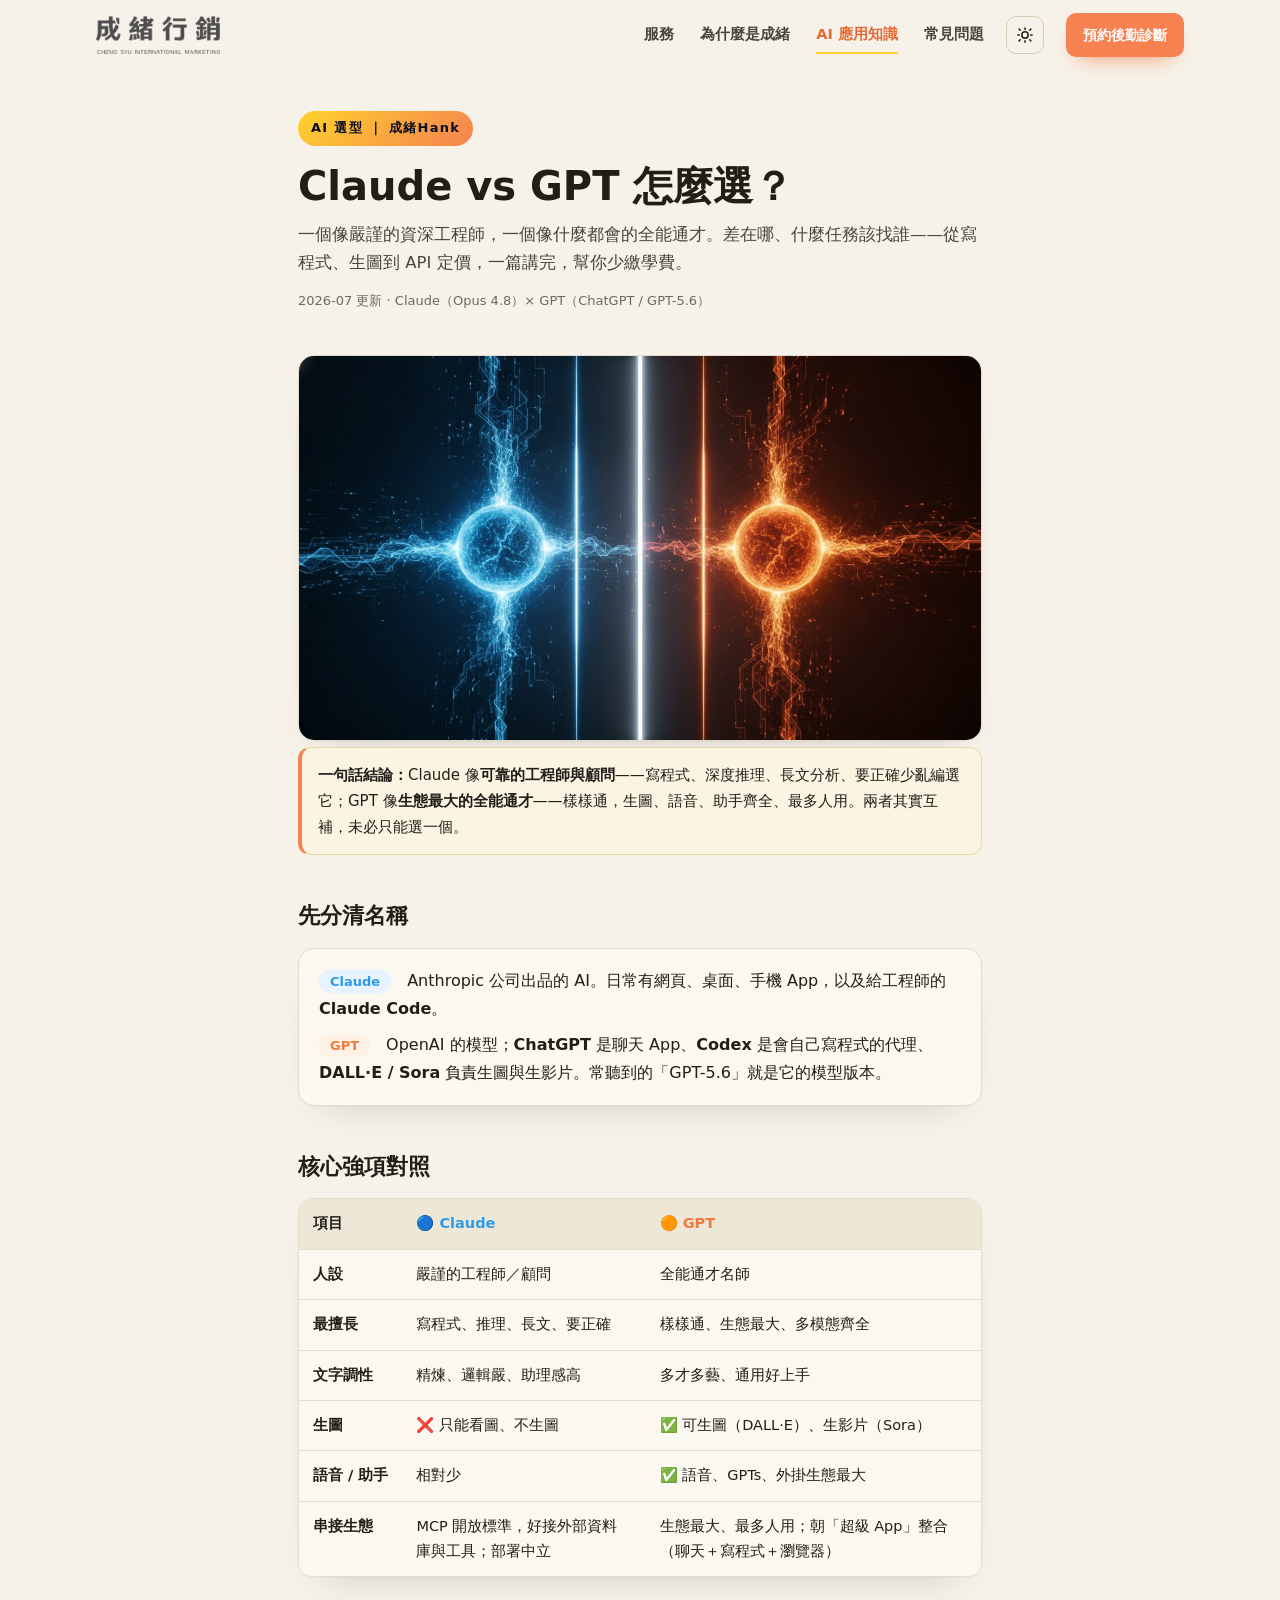
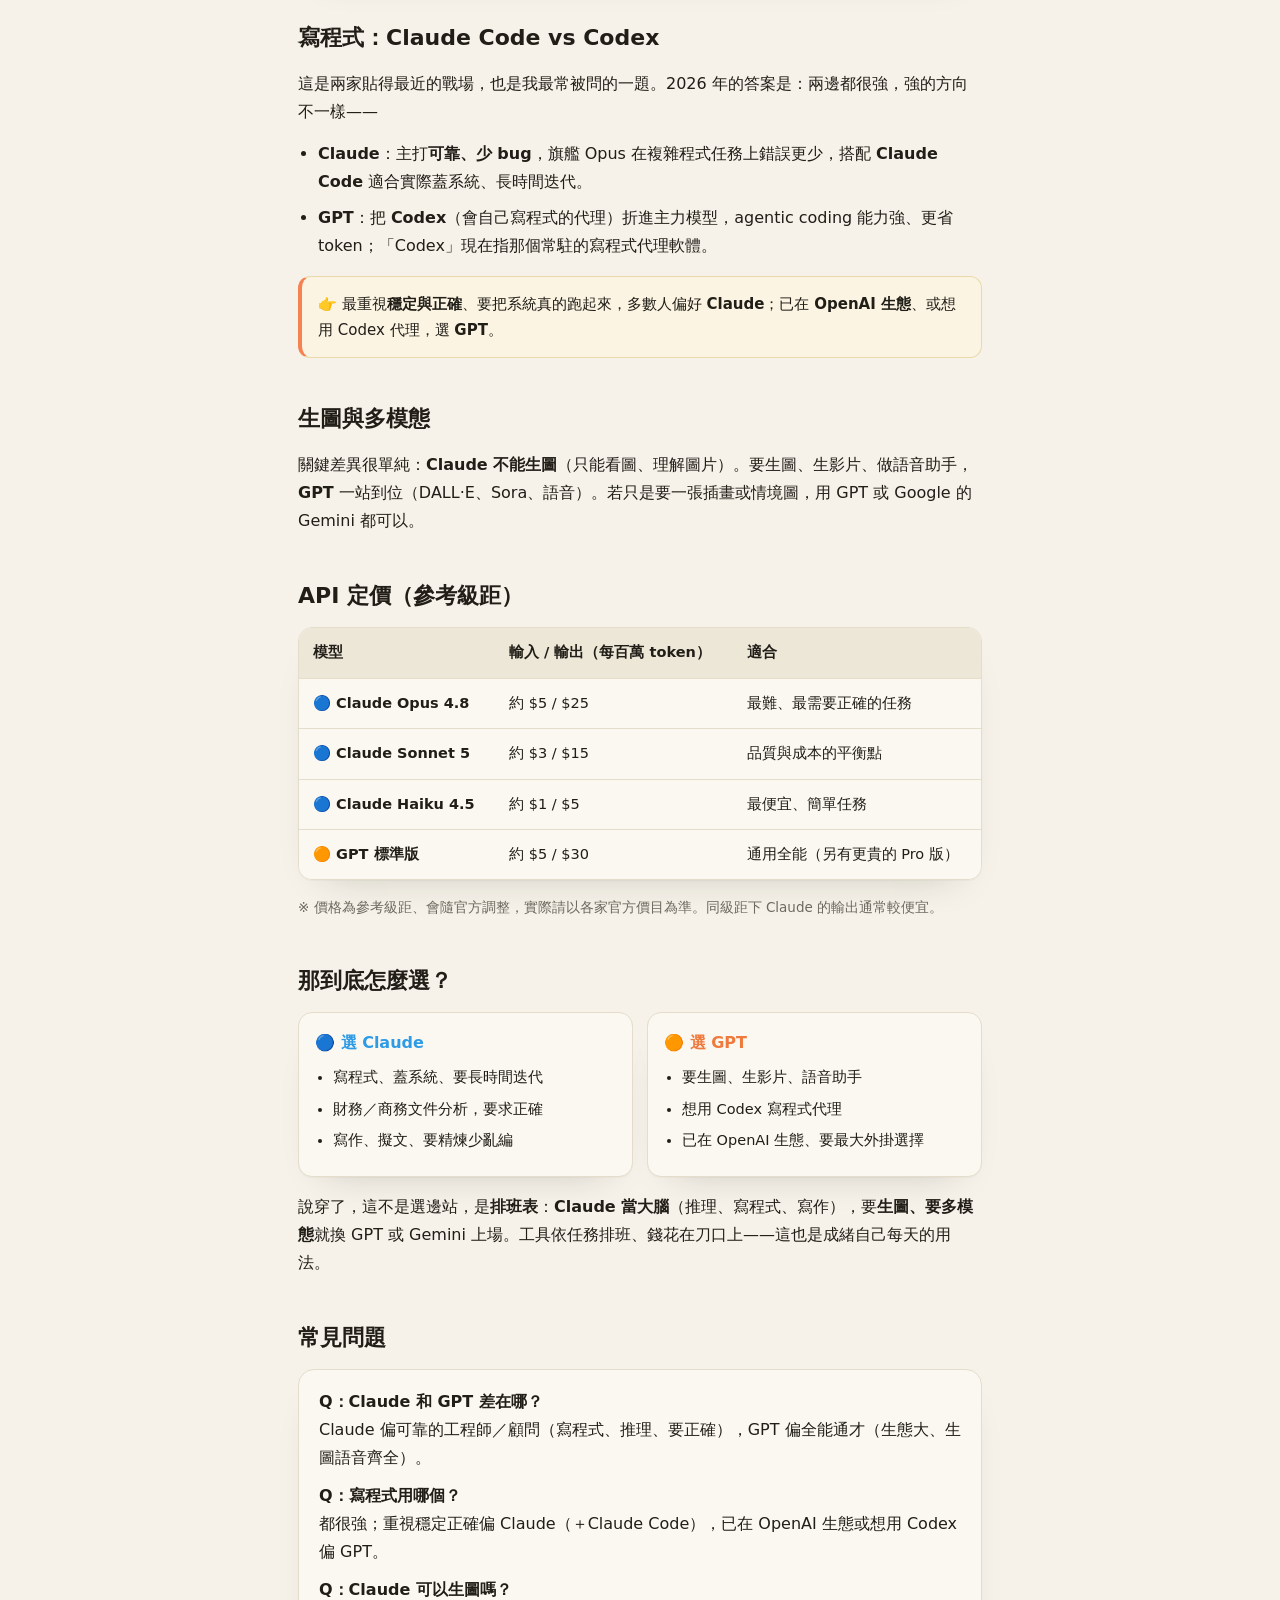
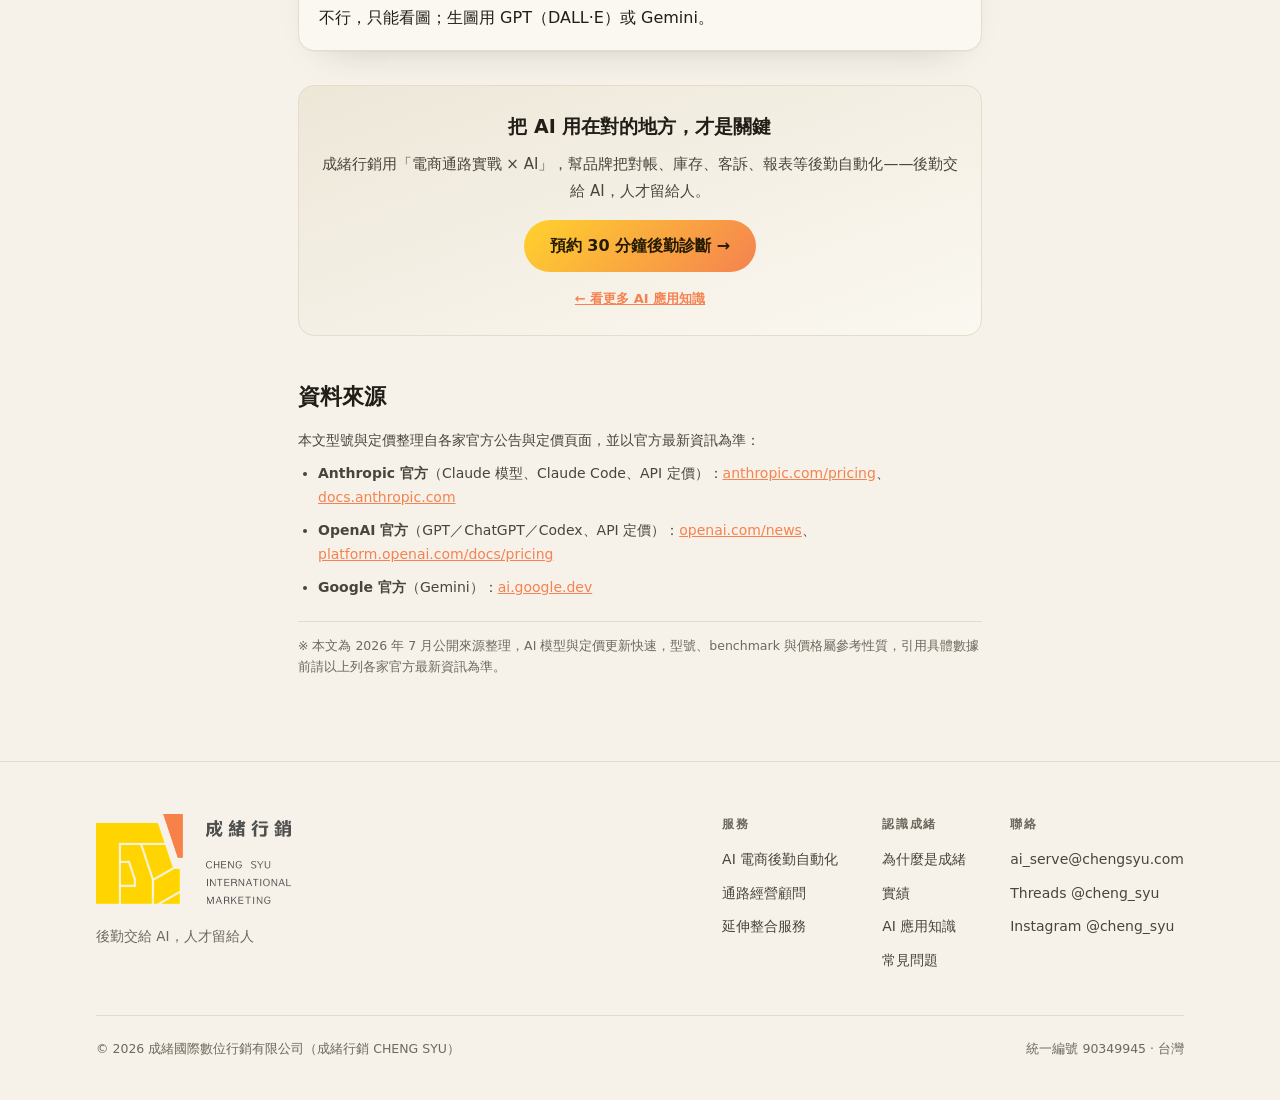
<file: ai/claude-vs-gpt/index.html>
<!DOCTYPE html>
<html lang="zh-Hant"><head>
<meta charset="utf-8"><meta name="viewport" content="width=device-width, initial-scale=1">
<title>Claude vs GPT 怎麼選？2026 實用比較（寫程式、生圖、定價一次看）｜成緒行銷 AI 應用知識</title>
<meta name="description" content="Claude 與 GPT（ChatGPT）到底差在哪、怎麼選？從寫程式、生圖、生態串接到 API 定價，一篇看懂兩大 AI 的差異與適用情境。成緒行銷 AI 選型實測分享。">
<meta name="keywords" content="Claude vs GPT,Claude 和 GPT 比較,Claude GPT 差異,ChatGPT Claude 選擇,AI 選型,AI 工具比較,Claude Code,Codex,AI 寫程式,成緒行銷">
<meta name="robots" content="index,follow"><link rel="canonical" href="https://chengsyu.com/ai/claude-vs-gpt/">
<meta name="theme-color" content="#FFD22D">
<meta property="og:type" content="article"><meta property="og:site_name" content="成緒行銷 CHENG SYU">
<meta property="og:title" content="Claude vs GPT 怎麼選？2026 實用比較">
<meta property="og:description" content="從寫程式、生圖、生態到 API 定價，一篇看懂 Claude 與 GPT 的差異與怎麼選。">
<meta property="og:url" content="https://chengsyu.com/ai/claude-vs-gpt/"><meta property="og:locale" content="zh_TW">
<meta property="og:image" content="https://chengsyu.com/assets/ai/hero-claude-gpt.jpg">
<meta name="twitter:card" content="summary_large_image"><meta name="twitter:image" content="https://chengsyu.com/assets/ai/hero-claude-gpt.jpg">
<link rel="icon" type="image/png" href="/assets/favicon.png">
<script type="application/ld+json">
{
  "@context":"https://schema.org",
  "@type":"Article",
  "headline":"Claude vs GPT 怎麼選？2026 實用比較（寫程式、生圖、定價一次看）",
  "description":"Claude 與 GPT（ChatGPT）到底差在哪、怎麼選？從寫程式、生圖、生態串接到 API 定價，一篇看懂兩大 AI 的差異與適用情境。",
  "image":"https://chengsyu.com/assets/ai/hero-claude-gpt.jpg",
  "inLanguage":"zh-Hant",
  "datePublished":"2026-07-13","dateModified":"2026-07-13",
  "author":{"@type":"Organization","name":"成緒行銷","url":"https://chengsyu.com/"},
  "publisher":{"@type":"Organization","name":"成緒行銷","logo":{"@type":"ImageObject","url":"https://chengsyu.com/assets/cs-logo.png"}},
  "mainEntityOfPage":{"@type":"WebPage","@id":"https://chengsyu.com/ai/claude-vs-gpt/"},
  "about":["Claude","GPT","ChatGPT","AI 選型","AI 工具比較"],
  "isPartOf":{"@type":"CollectionPage","name":"AI 應用知識","url":"https://chengsyu.com/ai/"},
  "breadcrumb":{"@type":"BreadcrumbList","itemListElement":[
    {"@type":"ListItem","position":1,"name":"首頁","item":"https://chengsyu.com/"},
    {"@type":"ListItem","position":2,"name":"AI 應用知識","item":"https://chengsyu.com/ai/"},
    {"@type":"ListItem","position":3,"name":"Claude vs GPT 怎麼選","item":"https://chengsyu.com/ai/claude-vs-gpt/"}
  ]}
}
</script>
<script type="application/ld+json">
{
  "@context":"https://schema.org","@type":"FAQPage","mainEntity":[
    {"@type":"Question","name":"Claude 和 GPT 差在哪？","acceptedAnswer":{"@type":"Answer","text":"簡單說，Claude 像可靠的工程師與顧問，最強在寫程式、深度推理、長文分析、要求正確且少亂編；GPT（ChatGPT）像全能通才，樣樣通、生態最大，生圖、語音、助手功能齊全。要正確與寫程式偏 Claude，要多模態與生態偏 GPT。"}},
    {"@type":"Question","name":"寫程式要用 Claude 還是 GPT？","acceptedAnswer":{"@type":"Answer","text":"兩家都很強。Claude 以可靠、少 bug 著稱，搭配 Claude Code 適合實際蓋系統；GPT 這邊把 Codex 折進主力模型，agentic coding 也很強、更省 token。若最重視穩定與正確，多數人偏好 Claude；若已在 OpenAI 生態或想用 Codex 代理，選 GPT。"}},
    {"@type":"Question","name":"Claude 可以生圖嗎？","acceptedAnswer":{"@type":"Answer","text":"不行。Claude 只能看圖、理解圖片，不能生成圖片。要生圖請用 GPT（DALL·E）或 Google 的 Gemini。"}},
    {"@type":"Question","name":"Claude 和 GPT 哪個比較便宜？","acceptedAnswer":{"@type":"Answer","text":"以同級距的 API token 計價來看，Claude 的輸出通常較便宜（例如旗艦 Opus 輸出約每百萬 token 25 美元，而 GPT 標準版輸出約 30 美元）；但實際成本取決於用哪個模型與用量，且價格會變動，請以官方最新價目為準。"}}
  ]
}
</script>
<link rel="stylesheet" href="/assets/v2.css">
<style>
  :root{       
      --claude:#2e9be6; --gpt:#ef7a3e; --claude-b:#e7f3ff; --gpt-b:#fff1e6;
     --maxw:720px; }
  *{ box-sizing:border-box; }
  body{ margin:0; background:radial-gradient(900px 500px at 100% -8%, rgba(245,130,80,.10), transparent 60%), var(--bg);
    color:var(--ink); font-family:"Noto Sans TC","PingFang TC","Microsoft JhengHei",system-ui,sans-serif; line-height:1.75; -webkit-font-smoothing:antialiased; }
  .wrap{ max-width:var(--maxw); margin:0 auto; padding:0 18px 70px; }
  a{ color:inherit; }
  header.art{ padding:40px 0 6px; }
  .kick{ display:inline-flex; align-items:center; gap:8px; font-size:13px; font-weight:800; letter-spacing:.1em; color:#0b1020;
    background:linear-gradient(135deg,var(--y),var(--o)); padding:6px 13px; border-radius:999px; }
  h1{ font-size:clamp(28px,7vw,40px); line-height:1.22; margin:16px 0 10px; font-weight:900; text-wrap:balance; }
  .sub{ color:var(--mut); font-size:16.5px; margin:0; }
  .meta{ color:var(--dim); font-size:13px; margin-top:12px; font-variant-numeric:tabular-nums; }
  h2{ font-size:22px; font-weight:900; margin:42px 0 12px; scroll-margin-top:70px; }
  p{ margin:0 0 14px; }
  .card{ background:var(--panel); border:1px solid var(--line); border-radius:16px; padding:18px 20px; box-shadow:var(--shadow); margin:0 0 16px; }
  .lead{ font-size:18px; }
  .lead b.c{ color:var(--claude); } .lead b.g{ color:var(--gpt); }
  .tags{ display:flex; gap:8px; flex-wrap:wrap; margin:2px 0 4px; }
  .tag{ font-size:13px; font-weight:800; padding:4px 11px; border-radius:999px; }
  .tag.c{ background:var(--claude-b); color:var(--claude); } .tag.g{ background:var(--gpt-b); color:var(--gpt); }
  .tblwrap{ overflow-x:auto; border:1px solid var(--line); border-radius:14px; box-shadow:var(--shadow); margin:0 0 16px; }
  .scrollhint{ display:none; }
  @media(max-width:640px){ .scrollhint{ display:block; font-size:12px; color:var(--dim); font-weight:700; text-align:right; margin:0 4px 5px; letter-spacing:.3px; } }
  table{ border-collapse:collapse; width:100%; min-width:520px; background:var(--panel); font-size:14.5px; }
  th,td{ text-align:left; padding:12px 14px; border-bottom:1px solid var(--line); vertical-align:top; }
  thead th{ font-weight:900; background:var(--bg2); }
  thead th.c{ color:var(--claude); } thead th.g{ color:var(--gpt); }
  tbody tr:last-child td{ border-bottom:0; }
  td.k{ font-weight:800; color:var(--ink); white-space:nowrap; }
  .callout{ background:var(--call-bg); border:1px solid var(--call-line); border-left:4px solid var(--o);
    border-radius:12px; padding:14px 16px; margin:0 0 16px; font-size:15px; }
  ul.clean{ margin:0 0 16px; padding-left:20px; } ul.clean li{ margin:0 0 8px; }
  .pick{ display:grid; grid-template-columns:1fr 1fr; gap:14px; margin:0 0 16px; }
  .pick .box{ border:1px solid var(--line); border-radius:14px; padding:16px 16px; background:var(--panel); box-shadow:var(--shadow); }
  .pick .box h3{ margin:0 0 8px; font-size:16px; }
  .pick .box.c h3{ color:var(--claude); } .pick .box.g h3{ color:var(--gpt); }
  .pick .box ul{ margin:0; padding-left:18px; font-size:14.5px; } .pick .box li{ margin:0 0 6px; }
  @media(max-width:560px){ .pick{ grid-template-columns:1fr; } }
  .cta{ margin-top:34px; background:linear-gradient(160deg,var(--bg2),var(--panel)); border:1px solid var(--line); border-radius:16px; padding:24px 22px; text-align:center; }
  .cta h3{ margin:0 0 8px; font-size:19px; font-weight:900; }
  .cta p{ color:var(--mut); font-size:15px; margin:0 0 16px; }
  .btn{ display:inline-block; background:linear-gradient(135deg,var(--y),var(--o)); color:#241a00; font-weight:800;
    padding:12px 26px; border-radius:999px; text-decoration:none; }
  .caveat{ margin-top:22px; font-size:12.5px; color:var(--dim); border-top:1px solid var(--line); padding-top:14px; line-height:1.65; }
  .foothome{ margin-top:16px; text-align:center; font-size:13px; }
  .herofig{margin:22px 0 6px;border-radius:16px;overflow:hidden;box-shadow:var(--shadow);border:1px solid var(--line)}
  .herofig img{width:100%;height:auto;display:block}
</style></head><body>
<header class="v2top" id="v2top">
  <div class="v2bar">
    <a class="v2brand" href="/" aria-label="成緒行銷 首頁"><img src="/assets/cs-logotype.png" alt="成緒行銷 CHENG SYU" width="312" height="96"></a>
    <nav class="v2nav" aria-label="主選單">
      <a href="/#service">服務</a>
      <a href="/#why">為什麼是成緒</a>
      <a class="cur" href="/ai/">AI 應用知識</a>
      <a href="/#faq">常見問題</a>
    </nav>
    <button class="v2tog" id="v2theme" aria-label="切換深淺色主題"><svg viewBox="0 0 24 24" width="18" height="18" fill="none" stroke="currentColor" stroke-width="2" stroke-linecap="round"><circle cx="12" cy="12" r="4.2"/><path d="M12 2.5v2M12 19.5v2M4.2 4.2l1.4 1.4M18.4 18.4l1.4 1.4M2.5 12h2M19.5 12h2M4.2 19.8l1.4-1.4M18.4 5.6l1.4-1.4"/></svg></button>
    <a class="v2cta" href="/#contact">預約後勤診斷</a>
  </div>
</header>
<div class="wrap">
  <header class="art">
    <span class="kick">AI 選型 ｜ 成緒Hank</span>
    <h1>Claude vs GPT 怎麼選？</h1>
    <p class="sub">一個像嚴謹的資深工程師，一個像什麼都會的全能通才。差在哪、什麼任務該找誰——從寫程式、生圖到 API 定價，一篇講完，幫你少繳學費。</p>
    <p class="meta">2026-07 更新 · Claude（Opus 4.8）× GPT（ChatGPT / GPT-5.6）</p>
  </header>
<figure class="herofig"><img src="/assets/ai/hero-claude-gpt.jpg" alt="Claude 與 GPT 兩隻 AI 機器人對決示意" width="1200" height="675"></figure>

  <div class="callout"><b>一句話結論：</b>Claude 像<b>可靠的工程師與顧問</b>——寫程式、深度推理、長文分析、要正確少亂編選它；GPT 像<b>生態最大的全能通才</b>——樣樣通，生圖、語音、助手齊全、最多人用。兩者其實互補，未必只能選一個。</div>

  <h2>先分清名稱</h2>
  <div class="card">
    <p style="margin-bottom:8px"><span class="tag c">Claude</span>　Anthropic 公司出品的 AI。日常有網頁、桌面、手機 App，以及給工程師的 <b>Claude Code</b>。</p>
    <p style="margin:0"><span class="tag g">GPT</span>　OpenAI 的模型；<b>ChatGPT</b> 是聊天 App、<b>Codex</b> 是會自己寫程式的代理、<b>DALL·E / Sora</b> 負責生圖與生影片。常聽到的「GPT-5.6」就是它的模型版本。</p>
  </div>

  <h2>核心強項對照</h2>
  <div class="scrollhint" aria-hidden="true">← 左右滑動看完整表格 →</div>
  <div class="tblwrap"><table>
    <thead><tr><th>項目</th><th class="c">🔵 Claude</th><th class="g">🟠 GPT</th></tr></thead>
    <tbody>
      <tr><td class="k">人設</td><td>嚴謹的工程師／顧問</td><td>全能通才名師</td></tr>
      <tr><td class="k">最擅長</td><td>寫程式、推理、長文、要正確</td><td>樣樣通、生態最大、多模態齊全</td></tr>
      <tr><td class="k">文字調性</td><td>精煉、邏輯嚴、助理感高</td><td>多才多藝、通用好上手</td></tr>
      <tr><td class="k">生圖</td><td>❌ 只能看圖、不生圖</td><td>✅ 可生圖（DALL·E）、生影片（Sora）</td></tr>
      <tr><td class="k">語音 / 助手</td><td>相對少</td><td>✅ 語音、GPTs、外掛生態最大</td></tr>
      <tr><td class="k">串接生態</td><td>MCP 開放標準，好接外部資料庫與工具；部署中立</td><td>生態最大、最多人用；朝「超級 App」整合（聊天＋寫程式＋瀏覽器）</td></tr>
    </tbody>
  </table></div>

  <h2>寫程式：Claude Code vs Codex</h2>
  <p>這是兩家貼得最近的戰場，也是我最常被問的一題。2026 年的答案是：兩邊都很強，強的方向不一樣——</p>
  <ul class="clean">
    <li><b>Claude</b>：主打<b>可靠、少 bug</b>，旗艦 Opus 在複雜程式任務上錯誤更少，搭配 <b>Claude Code</b> 適合實際蓋系統、長時間迭代。</li>
    <li><b>GPT</b>：把 <b>Codex</b>（會自己寫程式的代理）折進主力模型，agentic coding 能力強、更省 token；「Codex」現在指那個常駐的寫程式代理軟體。</li>
  </ul>
  <div class="callout">👉 最重視<b>穩定與正確</b>、要把系統真的跑起來，多數人偏好 <b>Claude</b>；已在 <b>OpenAI 生態</b>、或想用 Codex 代理，選 <b>GPT</b>。</div>

  <h2>生圖與多模態</h2>
  <p>關鍵差異很單純：<b>Claude 不能生圖</b>（只能看圖、理解圖片）。要生圖、生影片、做語音助手，<b>GPT</b> 一站到位（DALL·E、Sora、語音）。若只是要一張插畫或情境圖，用 GPT 或 Google 的 Gemini 都可以。</p>

  <h2>API 定價（參考級距）</h2>
  <div class="scrollhint" aria-hidden="true">← 左右滑動看完整表格 →</div>
  <div class="tblwrap"><table>
    <thead><tr><th>模型</th><th>輸入 / 輸出（每百萬 token）</th><th>適合</th></tr></thead>
    <tbody>
      <tr><td class="k">🔵 Claude Opus 4.8</td><td>約 $5 / $25</td><td>最難、最需要正確的任務</td></tr>
      <tr><td class="k">🔵 Claude Sonnet 5</td><td>約 $3 / $15</td><td>品質與成本的平衡點</td></tr>
      <tr><td class="k">🔵 Claude Haiku 4.5</td><td>約 $1 / $5</td><td>最便宜、簡單任務</td></tr>
      <tr><td class="k">🟠 GPT 標準版</td><td>約 $5 / $30</td><td>通用全能（另有更貴的 Pro 版）</td></tr>
    </tbody>
  </table></div>
  <p style="font-size:13.5px;color:var(--dim)">※ 價格為參考級距、會隨官方調整，實際請以各家官方價目為準。同級距下 Claude 的輸出通常較便宜。</p>

  <h2>那到底怎麼選？</h2>
  <div class="pick">
    <div class="box c"><h3>🔵 選 Claude</h3><ul>
      <li>寫程式、蓋系統、要長時間迭代</li>
      <li>財務／商務文件分析，要求正確</li>
      <li>寫作、擬文、要精煉少亂編</li>
    </ul></div>
    <div class="box g"><h3>🟠 選 GPT</h3><ul>
      <li>要生圖、生影片、語音助手</li>
      <li>想用 Codex 寫程式代理</li>
      <li>已在 OpenAI 生態、要最大外掛選擇</li>
    </ul></div>
  </div>
  <p>說穿了，這不是選邊站，是<b>排班表</b>：<b>Claude 當大腦</b>（推理、寫程式、寫作），要<b>生圖、要多模態</b>就換 GPT 或 Gemini 上場。工具依任務排班、錢花在刀口上——這也是成緒自己每天的用法。</p>

  <h2>常見問題</h2>
  <div class="card"><p style="margin:0 0 10px"><b>Q：Claude 和 GPT 差在哪？</b><br>Claude 偏可靠的工程師／顧問（寫程式、推理、要正確），GPT 偏全能通才（生態大、生圖語音齊全）。</p>
  <p style="margin:0 0 10px"><b>Q：寫程式用哪個？</b><br>都很強；重視穩定正確偏 Claude（＋Claude Code），已在 OpenAI 生態或想用 Codex 偏 GPT。</p>
  <p style="margin:0"><b>Q：Claude 可以生圖嗎？</b><br>不行，只能看圖；生圖用 GPT（DALL·E）或 Gemini。</p></div>

  <div class="cta">
    <h3>把 AI 用在對的地方，才是關鍵</h3>
    <p>成緒行銷用「電商通路實戰 × AI」，幫品牌把對帳、庫存、客訴、報表等後勤自動化——後勤交給 AI，人才留給人。</p>
    <a class="btn" href="/#contact">預約 30 分鐘後勤診斷 →</a>
    <div class="foothome"><a href="/ai/" style="color:var(--o);font-weight:700">← 看更多 AI 應用知識</a></div>
  </div>

  <h2>資料來源</h2>
  <p style="font-size:14px;color:var(--mut);margin-bottom:8px">本文型號與定價整理自各家官方公告與定價頁面，並以官方最新資訊為準：</p>
  <ul class="clean" style="font-size:14px;color:var(--mut)">
    <li><b>Anthropic 官方</b>（Claude 模型、Claude Code、API 定價）：<a href="https://www.anthropic.com/pricing" target="_blank" rel="noopener nofollow" style="color:var(--o)">anthropic.com/pricing</a>、<a href="https://docs.anthropic.com" target="_blank" rel="noopener nofollow" style="color:var(--o)">docs.anthropic.com</a></li>
    <li><b>OpenAI 官方</b>（GPT／ChatGPT／Codex、API 定價）：<a href="https://openai.com/news" target="_blank" rel="noopener nofollow" style="color:var(--o)">openai.com/news</a>、<a href="https://platform.openai.com/docs/pricing" target="_blank" rel="noopener nofollow" style="color:var(--o)">platform.openai.com/docs/pricing</a></li>
    <li><b>Google 官方</b>（Gemini）：<a href="https://ai.google.dev" target="_blank" rel="noopener nofollow" style="color:var(--o)">ai.google.dev</a></li>
  </ul>
  <p class="caveat">※ 本文為 2026 年 7 月公開來源整理，AI 模型與定價更新快速，型號、benchmark 與價格屬參考性質，引用具體數據前請以上列各家官方最新資訊為準。</p>
</div>
<footer class="v2foot" role="contentinfo">
  <div class="v2foot-in">
    <div class="v2foot-grid">
      <div>
        <a class="fbrand" href="/"><img src="/assets/cs-logo-full.png" alt="成緒行銷 CHENG SYU INTERNATIONAL MARKETING" width="388" height="180"></a>
        <p class="fslogan">後勤交給 AI，人才留給人</p>
      </div>
      <div class="v2foot-nav">
        <div class="v2foot-col"><h4>服務</h4>
          <a href="/#service">AI 電商後勤自動化</a>
          <a href="/#service">通路經營顧問</a>
          <a href="/#service">延伸整合服務</a></div>
        <div class="v2foot-col"><h4>認識成緒</h4>
          <a href="/#why">為什麼是成緒</a>
          <a href="/#proof">實績</a>
          <a href="/ai/">AI 應用知識</a>
          <a href="/#faq">常見問題</a></div>
        <div class="v2foot-col"><h4>聯絡</h4>
          <a href="mailto:ai_serve@chengsyu.com">ai_serve@chengsyu.com</a>
          <a href="https://www.threads.com/@cheng_syu" target="_blank" rel="me noopener">Threads @cheng_syu</a>
          <a href="https://www.instagram.com/cheng_syu" target="_blank" rel="me noopener">Instagram @cheng_syu</a></div>
      </div>
    </div>
    <div class="v2legal"><span>© 2026 成緒國際數位行銷有限公司（成緒行銷 CHENG SYU）</span><span>統一編號 90349945 · 台灣</span></div>
  </div>
</footer>
<script src="/assets/v2.js"></script>
</body></html>
</file>
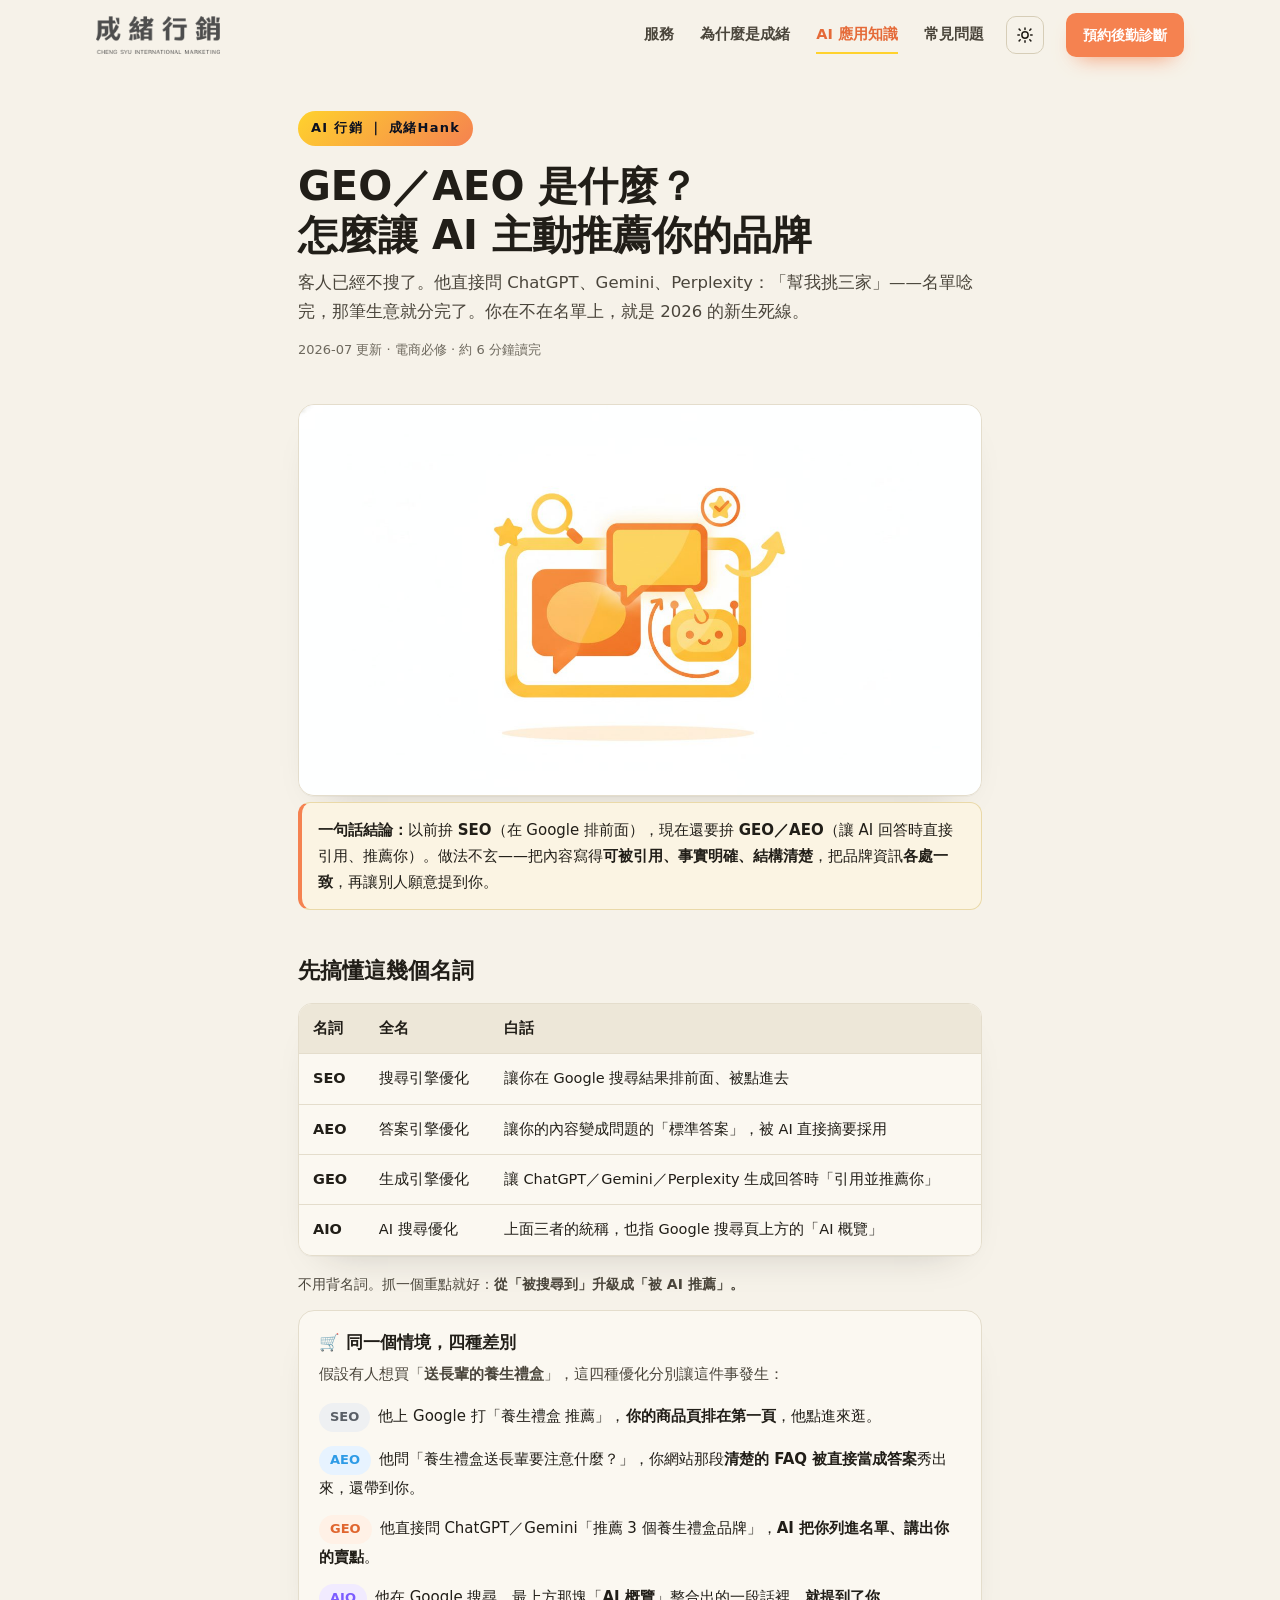
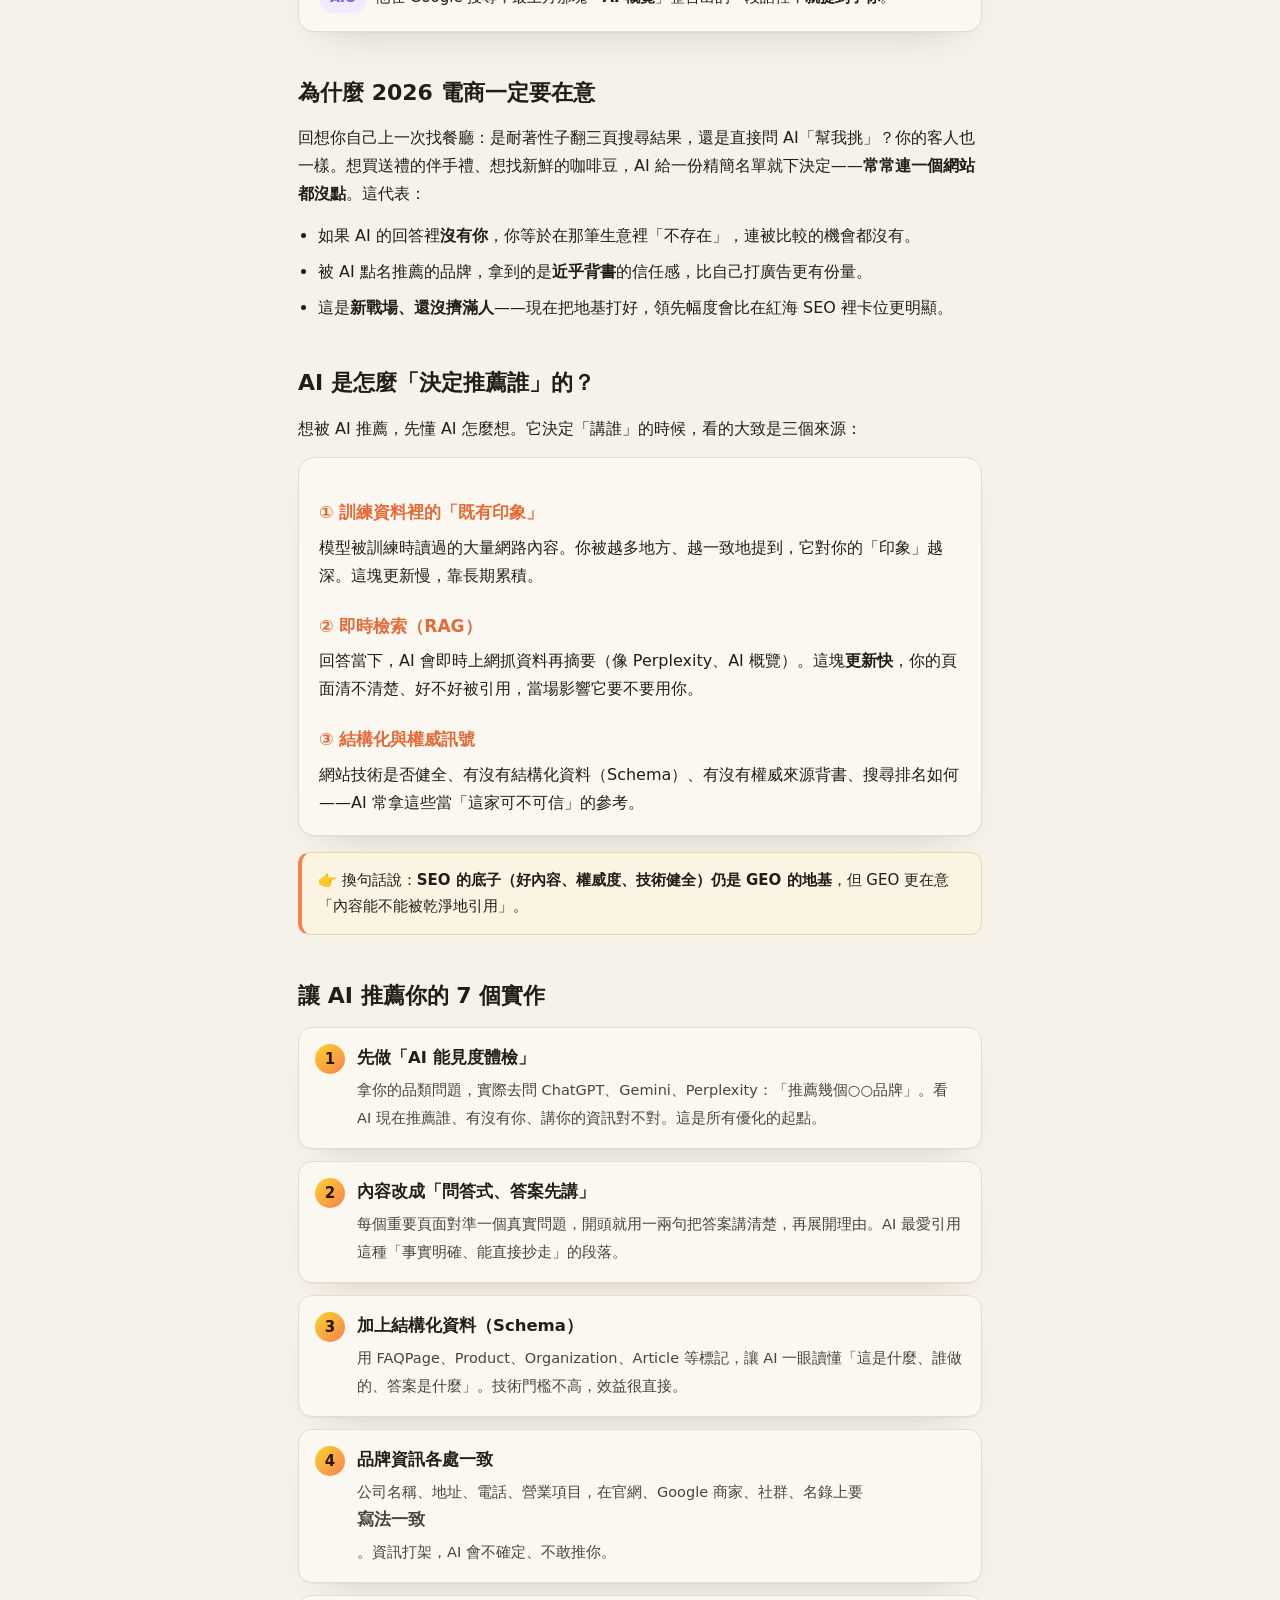
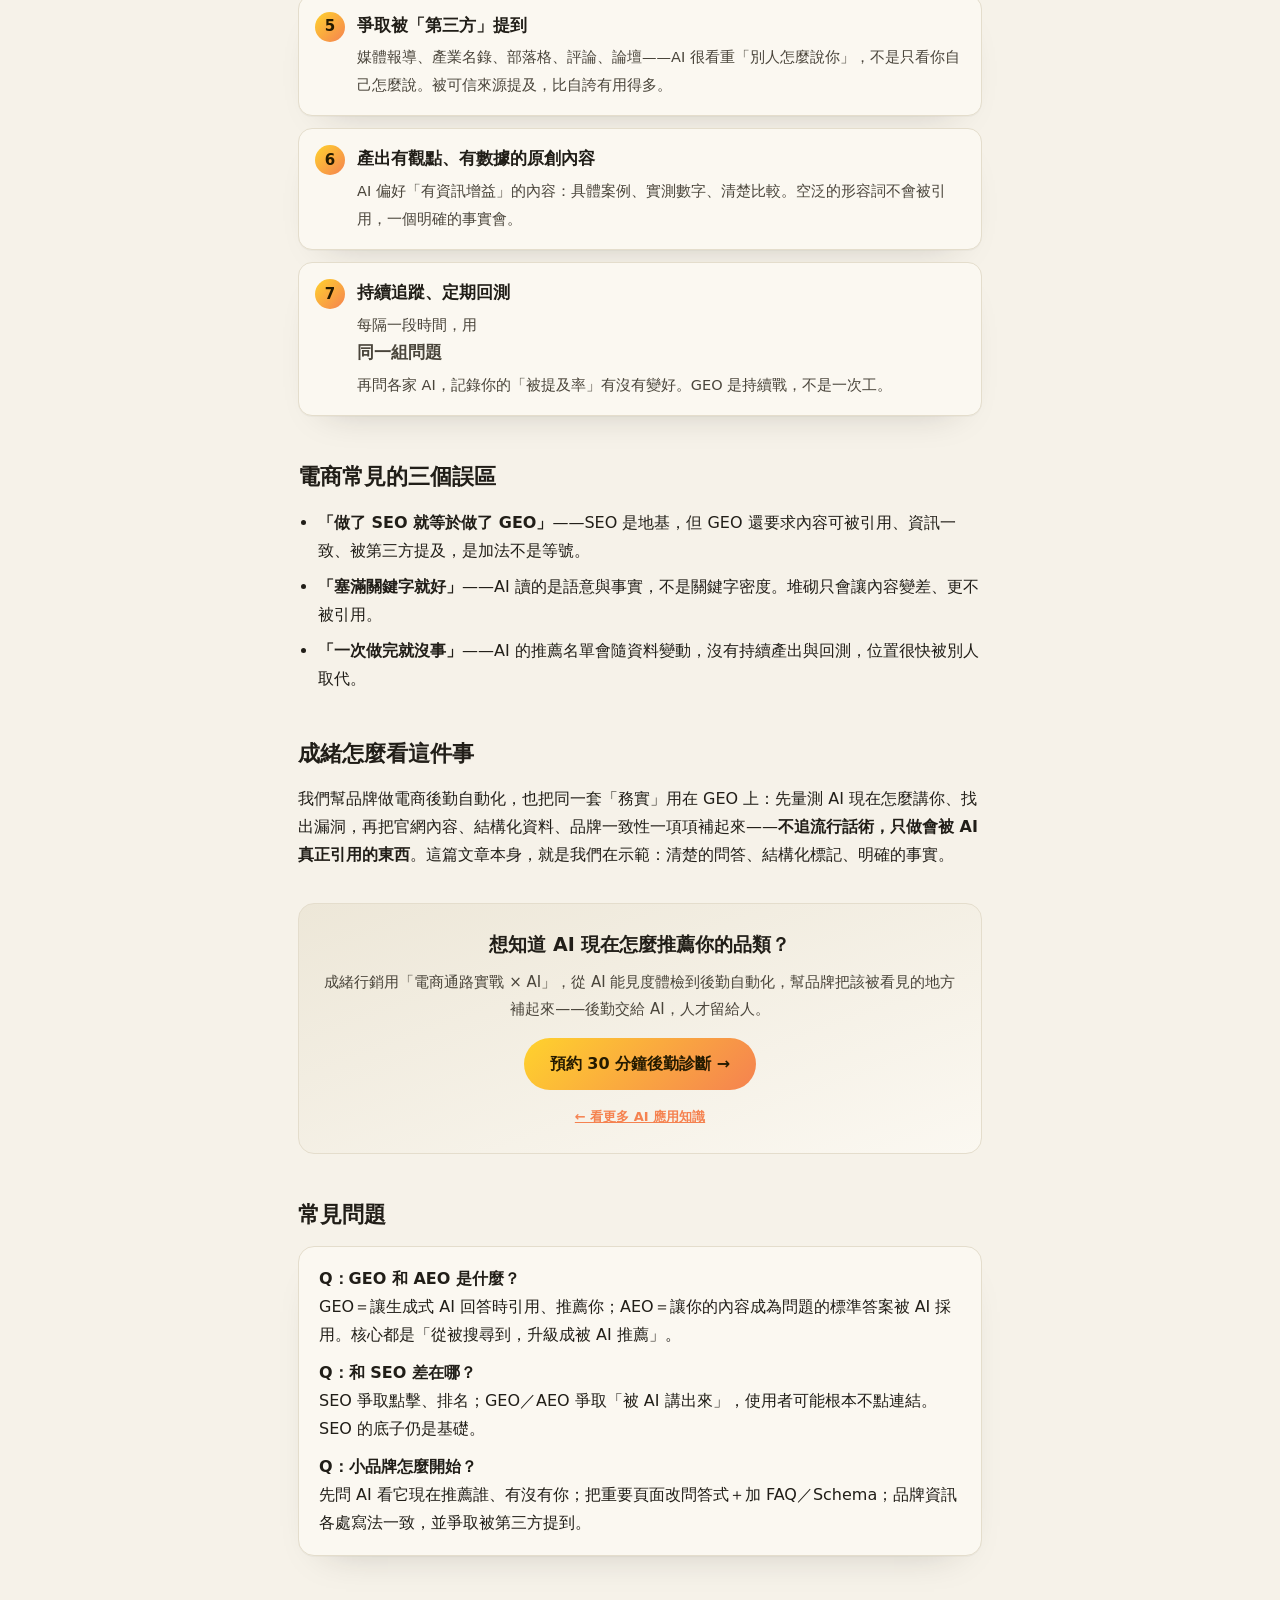
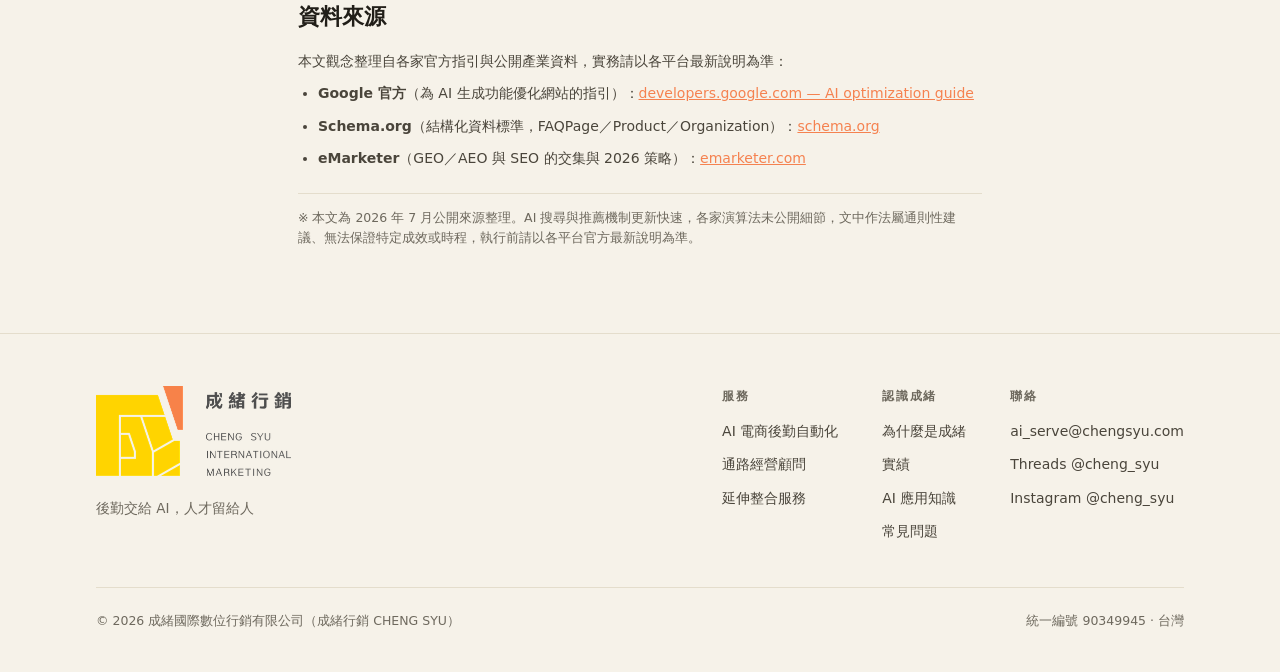
<file: ai/geo-aeo/index.html>
<!DOCTYPE html>
<html lang="zh-Hant"><head>
<meta charset="utf-8"><meta name="viewport" content="width=device-width, initial-scale=1">
<title>GEO／AEO 是什麼？怎麼讓 AI 主動推薦你的品牌（2026 電商必修）｜成緒行銷 AI 應用知識</title>
<meta name="description" content="消費者開始問 AI、不再只 Google。GEO（生成引擎優化）與 AEO（答案引擎優化）教你怎麼讓 ChatGPT、Gemini、Perplexity 主動推薦你的品牌。2026 電商必修的 7 個實作重點，成緒行銷實戰整理。">
<meta name="keywords" content="GEO,AEO,生成引擎優化,答案引擎優化,AI 搜尋優化,AI SEO,讓 AI 推薦品牌,ChatGPT 推薦,Perplexity,AI Overviews,電商 SEO,結構化資料,成緒行銷,成緒國際">
<meta name="robots" content="index,follow"><link rel="canonical" href="https://chengsyu.com/ai/geo-aeo/">
<meta name="theme-color" content="#FFD22D">
<meta property="og:type" content="article"><meta property="og:site_name" content="成緒行銷 CHENG SYU">
<meta property="og:title" content="GEO／AEO 是什麼？怎麼讓 AI 主動推薦你的品牌">
<meta property="og:description" content="消費者改問 AI 不 Google 了。教你用 GEO／AEO 讓 ChatGPT、Gemini、Perplexity 主動推薦你——2026 電商必修的 7 個實作。">
<meta property="og:url" content="https://chengsyu.com/ai/geo-aeo/"><meta property="og:locale" content="zh_TW">
<meta property="og:image" content="https://chengsyu.com/assets/ai/hero-geo-aeo.jpg">
<meta name="twitter:card" content="summary_large_image"><meta name="twitter:image" content="https://chengsyu.com/assets/ai/hero-geo-aeo.jpg">
<link rel="icon" type="image/png" href="/assets/favicon.png">
<script type="application/ld+json">
{
  "@context":"https://schema.org",
  "@type":"Article",
  "headline":"GEO／AEO 是什麼？怎麼讓 AI 主動推薦你的品牌（2026 電商必修）",
  "description":"消費者開始問 AI、不再只 Google。GEO（生成引擎優化）與 AEO（答案引擎優化）教你怎麼讓 ChatGPT、Gemini、Perplexity 主動推薦你的品牌，2026 電商必修的 7 個實作重點。",
  "image":"https://chengsyu.com/assets/ai/hero-geo-aeo.jpg",
  "inLanguage":"zh-Hant",
  "datePublished":"2026-07-15","dateModified":"2026-07-15",
  "author":{"@type":"Organization","name":"成緒行銷","url":"https://chengsyu.com/"},
  "publisher":{"@type":"Organization","name":"成緒行銷","logo":{"@type":"ImageObject","url":"https://chengsyu.com/assets/cs-logo.png"}},
  "mainEntityOfPage":{"@type":"WebPage","@id":"https://chengsyu.com/ai/geo-aeo/"},
  "about":["GEO","AEO","生成引擎優化","答案引擎優化","AI 搜尋優化"],
  "isPartOf":{"@type":"CollectionPage","name":"AI 應用知識","url":"https://chengsyu.com/ai/"},
  "breadcrumb":{"@type":"BreadcrumbList","itemListElement":[
    {"@type":"ListItem","position":1,"name":"首頁","item":"https://chengsyu.com/"},
    {"@type":"ListItem","position":2,"name":"AI 應用知識","item":"https://chengsyu.com/ai/"},
    {"@type":"ListItem","position":3,"name":"GEO／AEO 怎麼讓 AI 推薦你","item":"https://chengsyu.com/ai/geo-aeo/"}
  ]}
}
</script>
<script type="application/ld+json">
{
  "@context":"https://schema.org","@type":"FAQPage","mainEntity":[
    {"@type":"Question","name":"GEO 和 AEO 是什麼？","acceptedAnswer":{"@type":"Answer","text":"GEO（Generative Engine Optimization，生成引擎優化）是讓 ChatGPT、Gemini、Perplexity 這類生成式 AI 在回答時「引用並推薦你」的作法；AEO（Answer Engine Optimization，答案引擎優化）則聚焦讓你的內容成為問題的「標準答案」，被 AI 摘要直接採用。兩者常一起談，核心都是：從『被搜尋到』升級成『被 AI 推薦』。"}},
    {"@type":"Question","name":"GEO／AEO 和 SEO 有什麼不同？","acceptedAnswer":{"@type":"Answer","text":"SEO 是讓你在 Google 搜尋結果排前面、爭取點擊；GEO／AEO 是讓 AI 在生成答案時直接引用你、把你講給使用者聽，使用者可能根本不點連結。SEO 的底子（權威度、好內容、技術健全）仍是 GEO 的基礎，但 GEO 更看重內容是否『可被引用、事實明確、結構清楚』。"}},
    {"@type":"Question","name":"小品牌／電商怎麼開始做 GEO？","acceptedAnswer":{"@type":"Answer","text":"先做三件事：一、實際去問 ChatGPT／Gemini／Perplexity 你的品類問題，看 AI 現在推薦誰、有沒有提到你；二、把官網重要頁面改成清楚的問答式內容、加上 FAQ 與結構化資料（Schema）；三、確保品牌名稱、地址、聯絡方式在各平台一致，並爭取被第三方名錄、媒體、評論提到。"}},
    {"@type":"Question","name":"做了 GEO 多久會有效果？","acceptedAnswer":{"@type":"Answer","text":"沒有保證時程。AI 引用來自訓練資料與即時檢索兩條路，前者更新慢、後者較快。務實做法是持續產出可被引用的優質內容、把技術與結構化資料做好，並定期用同一組問題去問各家 AI，觀察你的被提及率變化，而不是期待一夜見效。"}}
  ]
}
</script>
<link rel="stylesheet" href="/assets/v2.css">
<style>
  :root{       
       
     --maxw:720px; }
  *{ box-sizing:border-box; }
  body{ margin:0; background:radial-gradient(900px 500px at 100% -8%, rgba(245,130,80,.10), transparent 60%), var(--bg);
    color:var(--ink); font-family:"Noto Sans TC","PingFang TC","Microsoft JhengHei",system-ui,sans-serif; line-height:1.75; -webkit-font-smoothing:antialiased; }
  .wrap{ max-width:var(--maxw); margin:0 auto; padding:0 18px 70px; }
  a{ color:inherit; }
  header.art{ padding:40px 0 6px; }
  .kick{ display:inline-flex; align-items:center; gap:8px; font-size:13px; font-weight:800; letter-spacing:.1em; color:#0b1020;
    background:linear-gradient(135deg,var(--y),var(--o)); padding:6px 13px; border-radius:999px; }
  h1{ font-size:clamp(28px,7vw,40px); line-height:1.22; margin:16px 0 10px; font-weight:900; text-wrap:balance; }
  .sub{ color:var(--mut); font-size:16.5px; margin:0; }
  .meta{ color:var(--dim); font-size:13px; margin-top:12px; font-variant-numeric:tabular-nums; }
  h2{ font-size:22px; font-weight:900; margin:42px 0 12px; scroll-margin-top:70px; }
  h3.sh{ font-size:17px; font-weight:900; margin:22px 0 6px; color:var(--a); }
  p{ margin:0 0 14px; }
  .card{ background:var(--panel); border:1px solid var(--line); border-radius:16px; padding:18px 20px; box-shadow:var(--shadow); margin:0 0 16px; }
  .lead{ font-size:18px; }
  .tags{ display:flex; gap:8px; flex-wrap:wrap; margin:2px 0 4px; }
  .tag{ font-size:13px; font-weight:800; padding:4px 11px; border-radius:999px; background:var(--a-b); color:var(--a); }
  .tblwrap{ overflow-x:auto; border:1px solid var(--line); border-radius:14px; box-shadow:var(--shadow); margin:0 0 16px; }
  .scrollhint{ display:none; }
  @media(max-width:640px){ .scrollhint{ display:block; font-size:12px; color:var(--dim); font-weight:700; text-align:right; margin:0 4px 5px; letter-spacing:.3px; } }
  table{ border-collapse:collapse; width:100%; min-width:520px; background:var(--panel); font-size:14.5px; }
  th,td{ text-align:left; padding:12px 14px; border-bottom:1px solid var(--line); vertical-align:top; }
  thead th{ font-weight:900; background:var(--bg2); }
  tbody tr:last-child td{ border-bottom:0; }
  td.k{ font-weight:800; color:var(--ink); white-space:nowrap; }
  .callout{ background:var(--call-bg); border:1px solid var(--call-line); border-left:4px solid var(--o);
    border-radius:12px; padding:14px 16px; margin:0 0 16px; font-size:15px; }
  ul.clean{ margin:0 0 16px; padding-left:20px; } ul.clean li{ margin:0 0 8px; }
  ol.steps{ margin:0 0 16px; padding-left:0; list-style:none; counter-reset:s; }
  ol.steps>li{ position:relative; background:var(--panel); border:1px solid var(--line); border-radius:14px;
    padding:16px 18px 16px 58px; box-shadow:var(--shadow); margin:0 0 12px; counter-increment:s; }
  ol.steps>li::before{ content:counter(s); position:absolute; left:16px; top:16px; width:30px; height:30px;
    display:grid; place-items:center; border-radius:50%; font-weight:900; font-size:15px; color:#241a00;
    background:linear-gradient(135deg,var(--y),var(--o)); }
  ol.steps>li b{ display:block; font-size:16.5px; margin-bottom:3px; }
  ol.steps>li span{ font-size:14.5px; color:var(--mut); }
  .cta{ margin-top:34px; background:linear-gradient(160deg,var(--bg2),var(--panel)); border:1px solid var(--line); border-radius:16px; padding:24px 22px; text-align:center; }
  .cta h3{ margin:0 0 8px; font-size:19px; font-weight:900; }
  .cta p{ color:var(--mut); font-size:15px; margin:0 0 16px; }
  .btn{ display:inline-block; background:linear-gradient(135deg,var(--y),var(--o)); color:#241a00; font-weight:800;
    padding:12px 26px; border-radius:999px; text-decoration:none; }
  .caveat{ margin-top:22px; font-size:12.5px; color:var(--dim); border-top:1px solid var(--line); padding-top:14px; line-height:1.65; }
  .foothome{ margin-top:16px; text-align:center; font-size:13px; }
  .herofig{margin:22px 0 6px;border-radius:16px;overflow:hidden;box-shadow:var(--shadow);border:1px solid var(--line)}
  .herofig img{width:100%;height:auto;display:block}
</style></head><body>
<header class="v2top" id="v2top">
  <div class="v2bar">
    <a class="v2brand" href="/" aria-label="成緒行銷 首頁"><img src="/assets/cs-logotype.png" alt="成緒行銷 CHENG SYU" width="312" height="96"></a>
    <nav class="v2nav" aria-label="主選單">
      <a href="/#service">服務</a>
      <a href="/#why">為什麼是成緒</a>
      <a class="cur" href="/ai/">AI 應用知識</a>
      <a href="/#faq">常見問題</a>
    </nav>
    <button class="v2tog" id="v2theme" aria-label="切換深淺色主題"><svg viewBox="0 0 24 24" width="18" height="18" fill="none" stroke="currentColor" stroke-width="2" stroke-linecap="round"><circle cx="12" cy="12" r="4.2"/><path d="M12 2.5v2M12 19.5v2M4.2 4.2l1.4 1.4M18.4 18.4l1.4 1.4M2.5 12h2M19.5 12h2M4.2 19.8l1.4-1.4M18.4 5.6l1.4-1.4"/></svg></button>
    <a class="v2cta" href="/#contact">預約後勤診斷</a>
  </div>
</header>
<div class="wrap">
  <header class="art">
    <span class="kick">AI 行銷 ｜ 成緒Hank</span>
    <h1>GEO／AEO 是什麼？<br>怎麼讓 AI 主動推薦你的品牌</h1>
    <p class="sub">客人已經不搜了。他直接問 ChatGPT、Gemini、Perplexity：「幫我挑三家」——名單唸完，那筆生意就分完了。你在不在名單上，就是 2026 的新生死線。</p>
    <p class="meta">2026-07 更新 · 電商必修 · 約 6 分鐘讀完</p>
  </header>
<figure class="herofig"><img src="/assets/ai/hero-geo-aeo.jpg" alt="AI 助理主動推薦一個品牌的示意插畫" width="1344" height="768"></figure>

  <div class="callout"><b>一句話結論：</b>以前拚 <b>SEO</b>（在 Google 排前面），現在還要拚 <b>GEO／AEO</b>（讓 AI 回答時直接引用、推薦你）。做法不玄——把內容寫得<b>可被引用、事實明確、結構清楚</b>，把品牌資訊<b>各處一致</b>，再讓別人願意提到你。</div>

  <h2>先搞懂這幾個名詞</h2>
  <div class="scrollhint" aria-hidden="true">← 左右滑動看完整表格 →</div>
  <div class="tblwrap"><table>
    <thead><tr><th>名詞</th><th>全名</th><th>白話</th></tr></thead>
    <tbody>
      <tr><td class="k">SEO</td><td>搜尋引擎優化</td><td>讓你在 Google 搜尋結果排前面、被點進去</td></tr>
      <tr><td class="k">AEO</td><td>答案引擎優化</td><td>讓你的內容變成問題的「標準答案」，被 AI 直接摘要採用</td></tr>
      <tr><td class="k">GEO</td><td>生成引擎優化</td><td>讓 ChatGPT／Gemini／Perplexity 生成回答時「引用並推薦你」</td></tr>
      <tr><td class="k">AIO</td><td>AI 搜尋優化</td><td>上面三者的統稱，也指 Google 搜尋頁上方的「AI 概覽」</td></tr>
    </tbody>
  </table></div>
  <p style="font-size:14px;color:var(--mut)">不用背名詞。抓一個重點就好：<b>從「被搜尋到」升級成「被 AI 推薦」。</b></p>

  <div class="card">
    <p style="font-weight:900;font-size:16.5px;margin:0 0 4px">🛒 同一個情境，四種差別</p>
    <p style="color:var(--mut);font-size:14.5px;margin:0 0 16px">假設有人想買「<b>送長輩的養生禮盒</b>」，這四種優化分別讓這件事發生：</p>
    <div style="display:flex;flex-direction:column;gap:14px;font-size:15px">
      <div><span style="display:inline-block;font-weight:800;font-size:13px;padding:3px 11px;border-radius:999px;margin-right:8px;background:#eef0f2;color:#5a5f66">SEO</span>他上 Google 打「養生禮盒 推薦」，<b>你的商品頁排在第一頁</b>，他點進來逛。</div>
      <div><span style="display:inline-block;font-weight:800;font-size:13px;padding:3px 11px;border-radius:999px;margin-right:8px;background:#e7f3ff;color:#2e9be6">AEO</span>他問「養生禮盒送長輩要注意什麼？」，你網站那段<b>清楚的 FAQ 被直接當成答案</b>秀出來，還帶到你。</div>
      <div><span style="display:inline-block;font-weight:800;font-size:13px;padding:3px 11px;border-radius:999px;margin-right:8px;background:#fff1e6;color:#e0662f">GEO</span>他直接問 ChatGPT／Gemini「推薦 3 個養生禮盒品牌」，<b>AI 把你列進名單、講出你的賣點</b>。</div>
      <div><span style="display:inline-block;font-weight:800;font-size:13px;padding:3px 11px;border-radius:999px;margin-right:8px;background:#f1ebff;color:#7c5cff">AIO</span>他在 Google 搜尋，最上方那塊「<b>AI 概覽</b>」整合出的一段話裡，<b>就提到了你</b>。</div>
    </div>
  </div>

  <h2>為什麼 2026 電商一定要在意</h2>
  <p>回想你自己上一次找餐廳：是耐著性子翻三頁搜尋結果，還是直接問 AI「幫我挑」？你的客人也一樣。想買送禮的伴手禮、想找新鮮的咖啡豆，AI 給一份精簡名單就下決定——<b>常常連一個網站都沒點</b>。這代表：</p>
  <ul class="clean">
    <li>如果 AI 的回答裡<b>沒有你</b>，你等於在那筆生意裡「不存在」，連被比較的機會都沒有。</li>
    <li>被 AI 點名推薦的品牌，拿到的是<b>近乎背書</b>的信任感，比自己打廣告更有份量。</li>
    <li>這是<b>新戰場、還沒擠滿人</b>——現在把地基打好，領先幅度會比在紅海 SEO 裡卡位更明顯。</li>
  </ul>

  <h2>AI 是怎麼「決定推薦誰」的？</h2>
  <p>想被 AI 推薦，先懂 AI 怎麼想。它決定「講誰」的時候，看的大致是三個來源：</p>
  <div class="card">
    <h3 class="sh">① 訓練資料裡的「既有印象」</h3>
    <p style="margin:0 0 12px">模型被訓練時讀過的大量網路內容。你被越多地方、越一致地提到，它對你的「印象」越深。這塊更新慢，靠長期累積。</p>
    <h3 class="sh">② 即時檢索（RAG）</h3>
    <p style="margin:0 0 12px">回答當下，AI 會即時上網抓資料再摘要（像 Perplexity、AI 概覽）。這塊<b>更新快</b>，你的頁面清不清楚、好不好被引用，當場影響它要不要用你。</p>
    <h3 class="sh">③ 結構化與權威訊號</h3>
    <p style="margin:0">網站技術是否健全、有沒有結構化資料（Schema）、有沒有權威來源背書、搜尋排名如何——AI 常拿這些當「這家可不可信」的參考。</p>
  </div>
  <div class="callout">👉 換句話說：<b>SEO 的底子（好內容、權威度、技術健全）仍是 GEO 的地基</b>，但 GEO 更在意「內容能不能被乾淨地引用」。</div>

  <h2>讓 AI 推薦你的 7 個實作</h2>
  <ol class="steps">
    <li><b>先做「AI 能見度體檢」</b><span>拿你的品類問題，實際去問 ChatGPT、Gemini、Perplexity：「推薦幾個○○品牌」。看 AI 現在推薦誰、有沒有你、講你的資訊對不對。這是所有優化的起點。</span></li>
    <li><b>內容改成「問答式、答案先講」</b><span>每個重要頁面對準一個真實問題，開頭就用一兩句把答案講清楚，再展開理由。AI 最愛引用這種「事實明確、能直接抄走」的段落。</span></li>
    <li><b>加上結構化資料（Schema）</b><span>用 FAQPage、Product、Organization、Article 等標記，讓 AI 一眼讀懂「這是什麼、誰做的、答案是什麼」。技術門檻不高，效益很直接。</span></li>
    <li><b>品牌資訊各處一致</b><span>公司名稱、地址、電話、營業項目，在官網、Google 商家、社群、名錄上要<b>寫法一致</b>。資訊打架，AI 會不確定、不敢推你。</span></li>
    <li><b>爭取被「第三方」提到</b><span>媒體報導、產業名錄、部落格、評論、論壇——AI 很看重「別人怎麼說你」，不是只看你自己怎麼說。被可信來源提及，比自誇有用得多。</span></li>
    <li><b>產出有觀點、有數據的原創內容</b><span>AI 偏好「有資訊增益」的內容：具體案例、實測數字、清楚比較。空泛的形容詞不會被引用，一個明確的事實會。</span></li>
    <li><b>持續追蹤、定期回測</b><span>每隔一段時間，用<b>同一組問題</b>再問各家 AI，記錄你的「被提及率」有沒有變好。GEO 是持續戰，不是一次工。</span></li>
  </ol>

  <h2>電商常見的三個誤區</h2>
  <ul class="clean">
    <li><b>「做了 SEO 就等於做了 GEO」</b>——SEO 是地基，但 GEO 還要求內容可被引用、資訊一致、被第三方提及，是加法不是等號。</li>
    <li><b>「塞滿關鍵字就好」</b>——AI 讀的是語意與事實，不是關鍵字密度。堆砌只會讓內容變差、更不被引用。</li>
    <li><b>「一次做完就沒事」</b>——AI 的推薦名單會隨資料變動，沒有持續產出與回測，位置很快被別人取代。</li>
  </ul>

  <h2>成緒怎麼看這件事</h2>
  <p>我們幫品牌做電商後勤自動化，也把同一套「務實」用在 GEO 上：先量測 AI 現在怎麼講你、找出漏洞，再把官網內容、結構化資料、品牌一致性一項項補起來——<b>不追流行話術，只做會被 AI 真正引用的東西</b>。這篇文章本身，就是我們在示範：清楚的問答、結構化標記、明確的事實。</p>

  <div class="cta">
    <h3>想知道 AI 現在怎麼推薦你的品類？</h3>
    <p>成緒行銷用「電商通路實戰 × AI」，從 AI 能見度體檢到後勤自動化，幫品牌把該被看見的地方補起來——後勤交給 AI，人才留給人。</p>
    <a class="btn" href="/#contact">預約 30 分鐘後勤診斷 →</a>
    <div class="foothome"><a href="/ai/" style="color:var(--o);font-weight:700">← 看更多 AI 應用知識</a></div>
  </div>

  <h2>常見問題</h2>
  <div class="card">
    <p style="margin:0 0 10px"><b>Q：GEO 和 AEO 是什麼？</b><br>GEO＝讓生成式 AI 回答時引用、推薦你；AEO＝讓你的內容成為問題的標準答案被 AI 採用。核心都是「從被搜尋到，升級成被 AI 推薦」。</p>
    <p style="margin:0 0 10px"><b>Q：和 SEO 差在哪？</b><br>SEO 爭取點擊、排名；GEO／AEO 爭取「被 AI 講出來」，使用者可能根本不點連結。SEO 的底子仍是基礎。</p>
    <p style="margin:0"><b>Q：小品牌怎麼開始？</b><br>先問 AI 看它現在推薦誰、有沒有你；把重要頁面改問答式＋加 FAQ／Schema；品牌資訊各處寫法一致，並爭取被第三方提到。</p>
  </div>

  <h2>資料來源</h2>
  <p style="font-size:14px;color:var(--mut);margin-bottom:8px">本文觀念整理自各家官方指引與公開產業資料，實務請以各平台最新說明為準：</p>
  <ul class="clean" style="font-size:14px;color:var(--mut)">
    <li><b>Google 官方</b>（為 AI 生成功能優化網站的指引）：<a href="https://developers.google.com/search/docs/fundamentals/ai-optimization-guide" target="_blank" rel="noopener nofollow" style="color:var(--o)">developers.google.com — AI optimization guide</a></li>
    <li><b>Schema.org</b>（結構化資料標準，FAQPage／Product／Organization）：<a href="https://schema.org" target="_blank" rel="noopener nofollow" style="color:var(--o)">schema.org</a></li>
    <li><b>eMarketer</b>（GEO／AEO 與 SEO 的交集與 2026 策略）：<a href="https://www.emarketer.com" target="_blank" rel="noopener nofollow" style="color:var(--o)">emarketer.com</a></li>
  </ul>
  <p class="caveat">※ 本文為 2026 年 7 月公開來源整理。AI 搜尋與推薦機制更新快速，各家演算法未公開細節，文中作法屬通則性建議、無法保證特定成效或時程，執行前請以各平台官方最新說明為準。</p>
</div>
<footer class="v2foot" role="contentinfo">
  <div class="v2foot-in">
    <div class="v2foot-grid">
      <div>
        <a class="fbrand" href="/"><img src="/assets/cs-logo-full.png" alt="成緒行銷 CHENG SYU INTERNATIONAL MARKETING" width="388" height="180"></a>
        <p class="fslogan">後勤交給 AI，人才留給人</p>
      </div>
      <div class="v2foot-nav">
        <div class="v2foot-col"><h4>服務</h4>
          <a href="/#service">AI 電商後勤自動化</a>
          <a href="/#service">通路經營顧問</a>
          <a href="/#service">延伸整合服務</a></div>
        <div class="v2foot-col"><h4>認識成緒</h4>
          <a href="/#why">為什麼是成緒</a>
          <a href="/#proof">實績</a>
          <a href="/ai/">AI 應用知識</a>
          <a href="/#faq">常見問題</a></div>
        <div class="v2foot-col"><h4>聯絡</h4>
          <a href="mailto:ai_serve@chengsyu.com">ai_serve@chengsyu.com</a>
          <a href="https://www.threads.com/@cheng_syu" target="_blank" rel="me noopener">Threads @cheng_syu</a>
          <a href="https://www.instagram.com/cheng_syu" target="_blank" rel="me noopener">Instagram @cheng_syu</a></div>
      </div>
    </div>
    <div class="v2legal"><span>© 2026 成緒國際數位行銷有限公司（成緒行銷 CHENG SYU）</span><span>統一編號 90349945 · 台灣</span></div>
  </div>
</footer>
<script src="/assets/v2.js"></script>
</body></html>
</file>
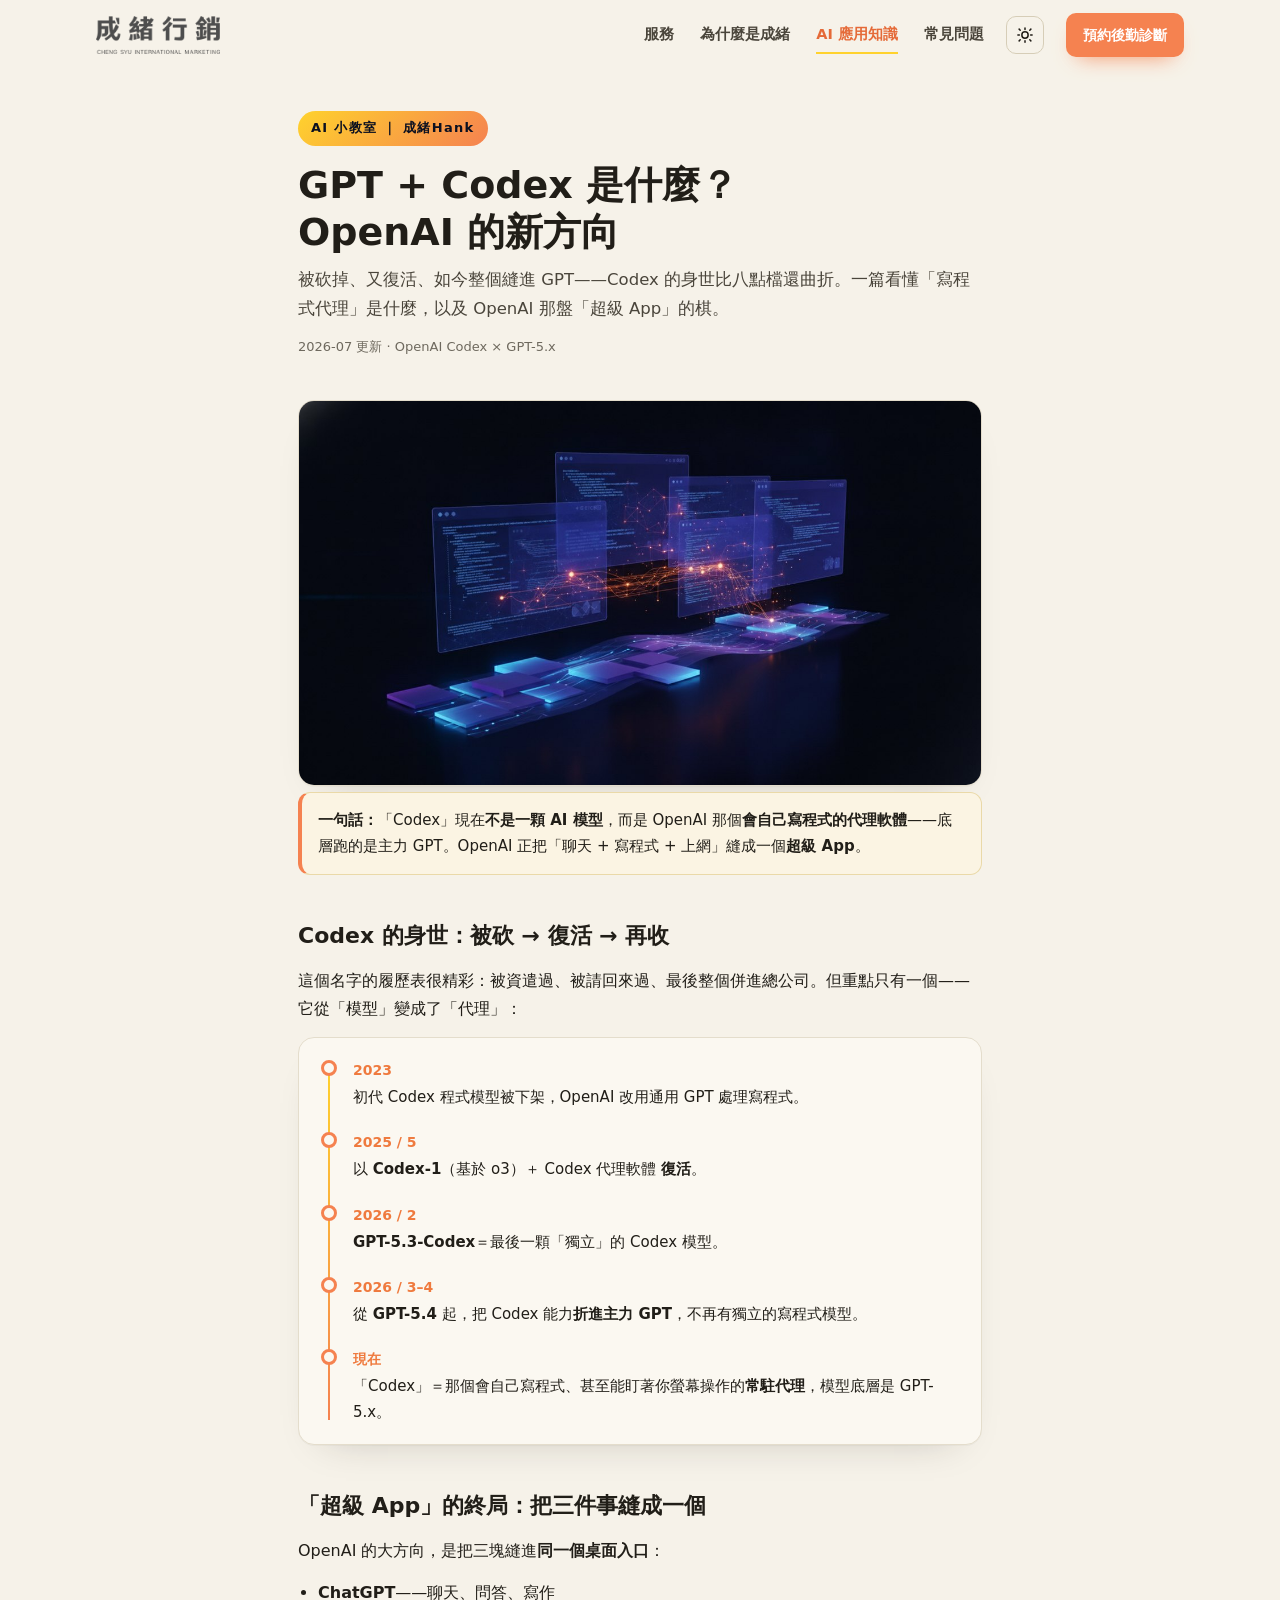
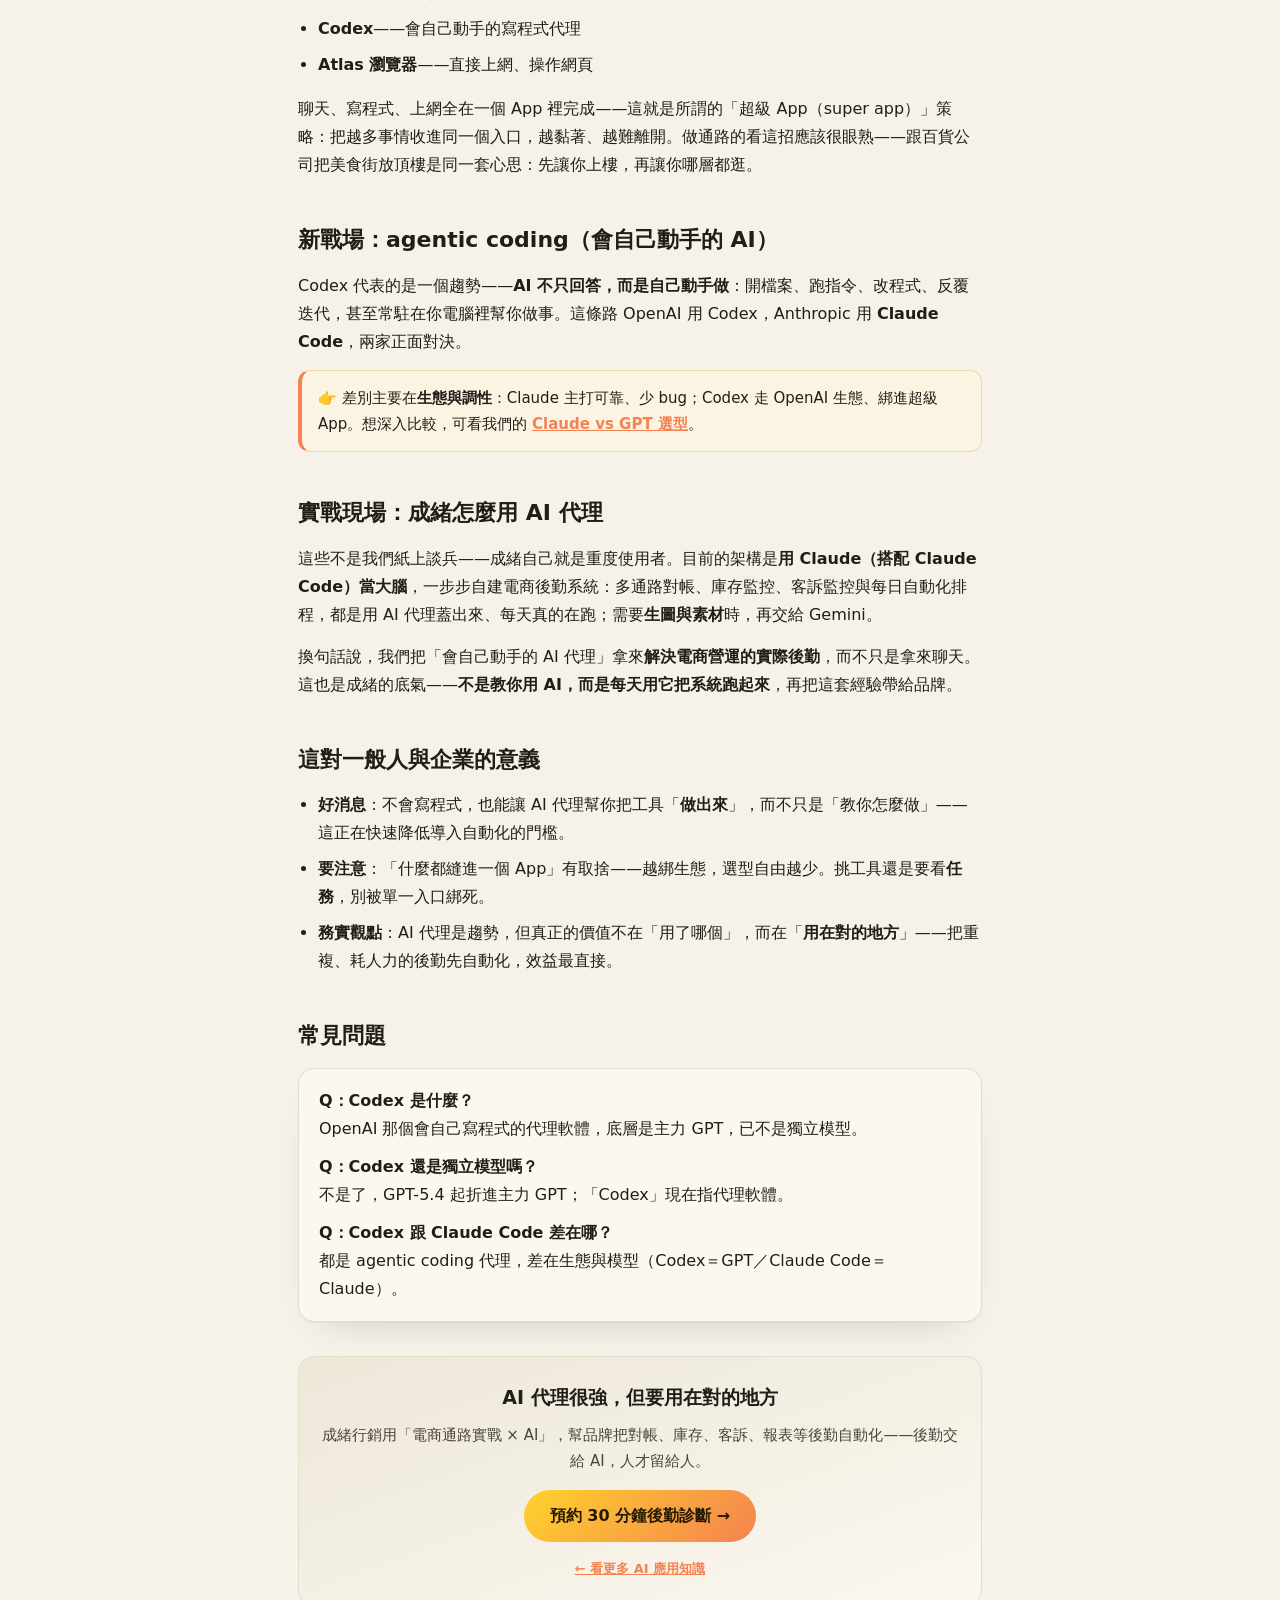
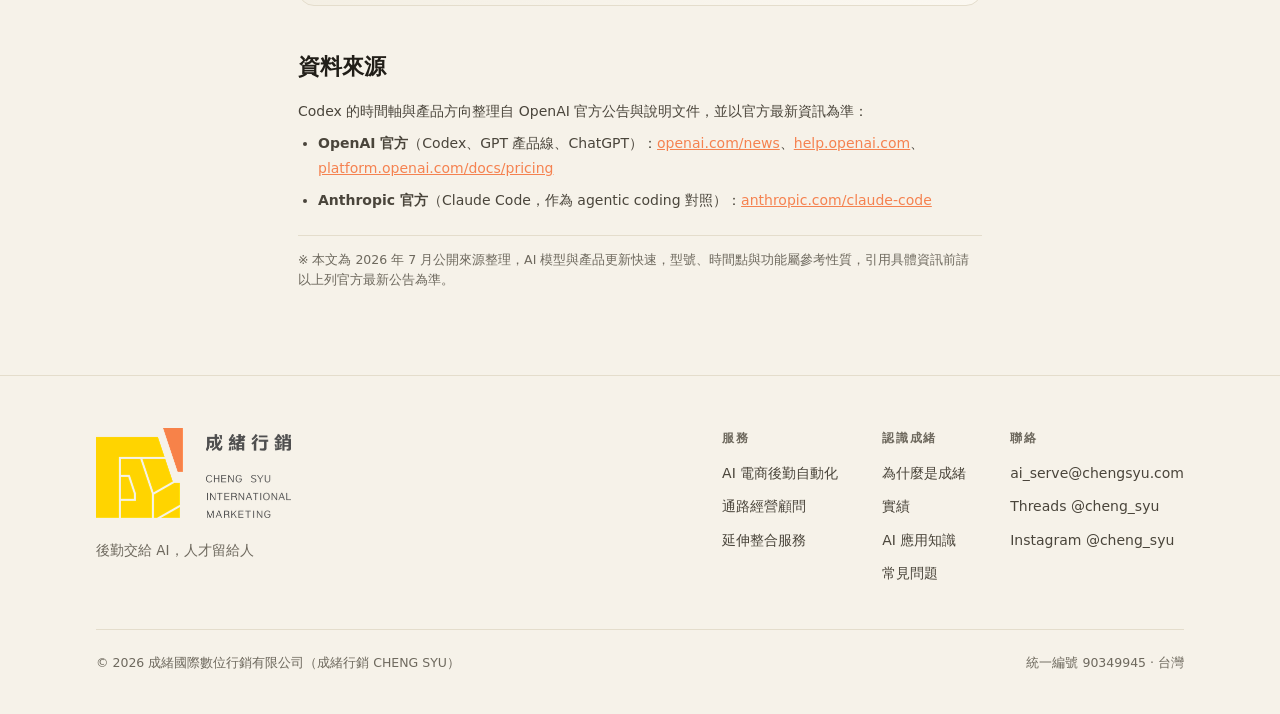
<file: ai/gpt-codex/index.html>
<!DOCTYPE html>
<html lang="zh-Hant"><head>
<meta charset="utf-8"><meta name="viewport" content="width=device-width, initial-scale=1">
<title>GPT + Codex 是什麼？OpenAI 的新方向：寫程式代理與「超級 App」｜成緒行銷 AI 應用知識</title>
<meta name="description" content="OpenAI Codex 是什麼？從被砍、復活到折進 GPT，Codex 現在是「會自己寫程式的代理」而非獨立模型。一篇看懂 GPT + Codex 的新方向、超級 App 計劃，以及對一般人與企業的意義。">
<meta name="keywords" content="Codex,OpenAI Codex,GPT Codex,Codex 是什麼,寫程式代理,agentic coding,Claude Code,ChatGPT Atlas,超級 App,AI 自動化,成緒行銷">
<meta name="robots" content="index,follow"><link rel="canonical" href="https://chengsyu.com/ai/gpt-codex/">
<meta name="theme-color" content="#FFD22D">
<meta property="og:type" content="article"><meta property="og:site_name" content="成緒行銷 CHENG SYU">
<meta property="og:title" content="GPT + Codex 是什麼？OpenAI 的新方向">
<meta property="og:description" content="從被砍到縫進 GPT，Codex 現在是會自己寫程式的代理。一篇看懂 GPT + Codex 的新方向與超級 App 計劃。">
<meta property="og:url" content="https://chengsyu.com/ai/gpt-codex/"><meta property="og:locale" content="zh_TW">
<meta property="og:image" content="https://chengsyu.com/assets/ai/hero-codex.jpg">
<meta name="twitter:card" content="summary_large_image"><meta name="twitter:image" content="https://chengsyu.com/assets/ai/hero-codex.jpg">
<link rel="icon" type="image/png" href="/assets/favicon.png">
<script type="application/ld+json">
{
  "@context":"https://schema.org","@type":"Article",
  "headline":"GPT + Codex 是什麼？OpenAI 的新方向：寫程式代理與「超級 App」",
  "description":"OpenAI Codex 從被砍、復活到折進 GPT，現在是會自己寫程式的代理而非獨立模型。一篇看懂 GPT + Codex 的新方向與超級 App 計劃。",
  "image":"https://chengsyu.com/assets/ai/hero-codex.jpg","inLanguage":"zh-Hant",
  "datePublished":"2026-07-13","dateModified":"2026-07-13",
  "author":{"@type":"Organization","name":"成緒行銷","url":"https://chengsyu.com/"},
  "publisher":{"@type":"Organization","name":"成緒行銷","logo":{"@type":"ImageObject","url":"https://chengsyu.com/assets/cs-logo.png"}},
  "mainEntityOfPage":{"@type":"WebPage","@id":"https://chengsyu.com/ai/gpt-codex/"},
  "about":["OpenAI Codex","GPT","agentic coding","AI 寫程式代理"],
  "isPartOf":{"@type":"CollectionPage","name":"AI 應用知識","url":"https://chengsyu.com/ai/"},
  "breadcrumb":{"@type":"BreadcrumbList","itemListElement":[
    {"@type":"ListItem","position":1,"name":"首頁","item":"https://chengsyu.com/"},
    {"@type":"ListItem","position":2,"name":"AI 應用知識","item":"https://chengsyu.com/ai/"},
    {"@type":"ListItem","position":3,"name":"GPT + Codex 的新方向","item":"https://chengsyu.com/ai/gpt-codex/"}
  ]}
}
</script>
<script type="application/ld+json">
{
  "@context":"https://schema.org","@type":"FAQPage","mainEntity":[
    {"@type":"Question","name":"OpenAI Codex 是什麼？","acceptedAnswer":{"@type":"Answer","text":"Codex 現在指 OpenAI 那個「會自己寫程式的代理軟體」——它能自己開檔案、跑指令、改程式、反覆迭代，底層模型是主力的 GPT。它已經不是一顆獨立的 AI 模型。"}},
    {"@type":"Question","name":"Codex 還是獨立的 AI 模型嗎？","acceptedAnswer":{"@type":"Answer","text":"不是了。初代 Codex 模型 2023 年被下架，2025 年以 Codex-1 復活，2026 年 2 月的 GPT-5.3-Codex 是最後一顆獨立 Codex 模型；之後 OpenAI 從 GPT-5.4 起把 Codex 能力折進主力 GPT，不再有獨立的寫程式模型。「Codex」這名字現在指的是那個寫程式代理軟體。"}},
    {"@type":"Question","name":"Codex 跟 Claude Code 差在哪？","acceptedAnswer":{"@type":"Answer","text":"兩者都是 agentic coding（會自己動手寫程式的 AI 代理）：Codex 是 OpenAI 出品、底層 GPT；Claude Code 是 Anthropic 出品、底層 Claude。差別主要在生態與模型調性，Claude 主打可靠少 bug、Codex 走 OpenAI 生態與超級 App 整合。"}},
    {"@type":"Question","name":"OpenAI 的超級 App 是什麼？","acceptedAnswer":{"@type":"Answer","text":"OpenAI 計劃把 ChatGPT（聊天）、Codex（寫程式代理）與 Atlas 瀏覽器（上網）縫成一個桌面「超級 App」，讓聊天、寫程式、上網都在同一個入口完成。"}}
  ]
}
</script>
<link rel="stylesheet" href="/assets/v2.css">
<style>
  :root{       
      --gpt:#ef7a3e;  --maxw:720px; }
  *{ box-sizing:border-box; }
  body{ margin:0; background:radial-gradient(900px 500px at 100% -8%, rgba(245,130,80,.10), transparent 60%), var(--bg);
    color:var(--ink); font-family:"Noto Sans TC","PingFang TC","Microsoft JhengHei",system-ui,sans-serif; line-height:1.75; -webkit-font-smoothing:antialiased; }
  .wrap{ max-width:var(--maxw); margin:0 auto; padding:0 18px 70px; }
  a{ color:inherit; }
  header.art{ padding:40px 0 6px; }
  .kick{ display:inline-flex; align-items:center; gap:8px; font-size:13px; font-weight:800; letter-spacing:.1em; color:#0b1020;
    background:linear-gradient(135deg,var(--y),var(--o)); padding:6px 13px; border-radius:999px; }
  h1{ font-size:clamp(27px,6.6vw,38px); line-height:1.24; margin:16px 0 10px; font-weight:900; text-wrap:balance; }
  .sub{ color:var(--mut); font-size:16.5px; margin:0; }
  .meta{ color:var(--dim); font-size:13px; margin-top:12px; font-variant-numeric:tabular-nums; }
  h2{ font-size:22px; font-weight:900; margin:42px 0 12px; scroll-margin-top:70px; }
  p{ margin:0 0 14px; }
  .card{ background:var(--panel); border:1px solid var(--line); border-radius:16px; padding:18px 20px; box-shadow:var(--shadow); margin:0 0 16px; }
  .callout{ background:var(--call-bg); border:1px solid var(--call-line); border-left:4px solid var(--o); border-radius:12px; padding:14px 16px; margin:0 0 16px; font-size:15px; }
  ul.clean{ margin:0 0 16px; padding-left:20px; } ul.clean li{ margin:0 0 8px; }
  .tl{ list-style:none; margin:0; padding:0; position:relative; }
  .tl:before{ content:""; position:absolute; left:9px; top:6px; bottom:6px; width:2px; background:linear-gradient(var(--y),var(--o)); }
  .tl li{ position:relative; padding:0 0 18px 34px; }
  .tl li:last-child{ padding-bottom:0; }
  .tl .dot{ position:absolute; left:2px; top:4px; width:16px; height:16px; border-radius:50%; background:var(--panel); border:3px solid var(--o); }
  .tl .yr{ font-weight:900; color:var(--gpt); font-size:14px; }
  .tl .txt{ font-size:15px; }
  .cta{ margin-top:34px; background:linear-gradient(160deg,var(--bg2),var(--panel)); border:1px solid var(--line); border-radius:16px; padding:24px 22px; text-align:center; }
  .cta h3{ margin:0 0 8px; font-size:19px; font-weight:900; }
  .cta p{ color:var(--mut); font-size:15px; margin:0 0 16px; }
  .btn{ display:inline-block; background:linear-gradient(135deg,var(--y),var(--o)); color:#241a00; font-weight:800; padding:12px 26px; border-radius:999px; text-decoration:none; }
  .foothome{ margin-top:16px; text-align:center; font-size:13px; }
  .caveat{ margin-top:22px; font-size:12.5px; color:var(--dim); border-top:1px solid var(--line); padding-top:14px; line-height:1.65; }
  .herofig{margin:22px 0 6px;border-radius:16px;overflow:hidden;box-shadow:var(--shadow);border:1px solid var(--line)}
  .herofig img{width:100%;height:auto;display:block}
</style></head><body>
<header class="v2top" id="v2top">
  <div class="v2bar">
    <a class="v2brand" href="/" aria-label="成緒行銷 首頁"><img src="/assets/cs-logotype.png" alt="成緒行銷 CHENG SYU" width="312" height="96"></a>
    <nav class="v2nav" aria-label="主選單">
      <a href="/#service">服務</a>
      <a href="/#why">為什麼是成緒</a>
      <a class="cur" href="/ai/">AI 應用知識</a>
      <a href="/#faq">常見問題</a>
    </nav>
    <button class="v2tog" id="v2theme" aria-label="切換深淺色主題"><svg viewBox="0 0 24 24" width="18" height="18" fill="none" stroke="currentColor" stroke-width="2" stroke-linecap="round"><circle cx="12" cy="12" r="4.2"/><path d="M12 2.5v2M12 19.5v2M4.2 4.2l1.4 1.4M18.4 18.4l1.4 1.4M2.5 12h2M19.5 12h2M4.2 19.8l1.4-1.4M18.4 5.6l1.4-1.4"/></svg></button>
    <a class="v2cta" href="/#contact">預約後勤診斷</a>
  </div>
</header>
<div class="wrap">
  <header class="art">
    <span class="kick">AI 小教室 ｜ 成緒Hank</span>
    <h1>GPT + Codex 是什麼？<br>OpenAI 的新方向</h1>
    <p class="sub">被砍掉、又復活、如今整個縫進 GPT——Codex 的身世比八點檔還曲折。一篇看懂「寫程式代理」是什麼，以及 OpenAI 那盤「超級 App」的棋。</p>
    <p class="meta">2026-07 更新 · OpenAI Codex × GPT-5.x</p>
  </header>
<figure class="herofig"><img src="/assets/ai/hero-codex.jpg" alt="AI 機器人在終端機寫程式、串起超級 App" width="1200" height="675"></figure>

  <div class="callout"><b>一句話：</b>「Codex」現在<b>不是一顆 AI 模型</b>，而是 OpenAI 那個<b>會自己寫程式的代理軟體</b>——底層跑的是主力 GPT。OpenAI 正把「聊天 + 寫程式 + 上網」縫成一個<b>超級 App</b>。</div>

  <h2>Codex 的身世：被砍 → 復活 → 再收</h2>
  <p>這個名字的履歷表很精彩：被資遣過、被請回來過、最後整個併進總公司。但重點只有一個——它從「模型」變成了「代理」：</p>
  <div class="card"><ul class="tl">
    <li><span class="dot"></span><span class="yr">2023</span><div class="txt">初代 Codex 程式模型被下架，OpenAI 改用通用 GPT 處理寫程式。</div></li>
    <li><span class="dot"></span><span class="yr">2025 / 5</span><div class="txt">以 <b>Codex-1</b>（基於 o3）＋ Codex 代理軟體 <b>復活</b>。</div></li>
    <li><span class="dot"></span><span class="yr">2026 / 2</span><div class="txt"><b>GPT-5.3-Codex</b>＝最後一顆「獨立」的 Codex 模型。</div></li>
    <li><span class="dot"></span><span class="yr">2026 / 3–4</span><div class="txt">從 <b>GPT-5.4</b> 起，把 Codex 能力<b>折進主力 GPT</b>，不再有獨立的寫程式模型。</div></li>
    <li><span class="dot"></span><span class="yr">現在</span><div class="txt">「Codex」＝那個會自己寫程式、甚至能盯著你螢幕操作的<b>常駐代理</b>，模型底層是 GPT-5.x。</div></li>
  </ul></div>

  <h2>「超級 App」的終局：把三件事縫成一個</h2>
  <p>OpenAI 的大方向，是把三塊縫進<b>同一個桌面入口</b>：</p>
  <ul class="clean">
    <li><b>ChatGPT</b>——聊天、問答、寫作</li>
    <li><b>Codex</b>——會自己動手的寫程式代理</li>
    <li><b>Atlas 瀏覽器</b>——直接上網、操作網頁</li>
  </ul>
  <p>聊天、寫程式、上網全在一個 App 裡完成——這就是所謂的「超級 App（super app）」策略：把越多事情收進同一個入口，越黏著、越難離開。做通路的看這招應該很眼熟——跟百貨公司把美食街放頂樓是同一套心思：先讓你上樓，再讓你哪層都逛。</p>

  <h2>新戰場：agentic coding（會自己動手的 AI）</h2>
  <p>Codex 代表的是一個趨勢——<b>AI 不只回答，而是自己動手做</b>：開檔案、跑指令、改程式、反覆迭代，甚至常駐在你電腦裡幫你做事。這條路 OpenAI 用 Codex，Anthropic 用 <b>Claude Code</b>，兩家正面對決。</p>
  <div class="callout">👉 差別主要在<b>生態與調性</b>：Claude 主打可靠、少 bug；Codex 走 OpenAI 生態、綁進超級 App。想深入比較，可看我們的 <a href="/ai/claude-vs-gpt/" style="color:var(--o);font-weight:700">Claude vs GPT 選型</a>。</div>

  <h2>實戰現場：成緒怎麼用 AI 代理</h2>
  <p>這些不是我們紙上談兵——成緒自己就是重度使用者。目前的架構是<b>用 Claude（搭配 Claude Code）當大腦</b>，一步步自建電商後勤系統：多通路對帳、庫存監控、客訴監控與每日自動化排程，都是用 AI 代理蓋出來、每天真的在跑；需要<b>生圖與素材</b>時，再交給 Gemini。</p>
  <p>換句話說，我們把「會自己動手的 AI 代理」拿來<b>解決電商營運的實際後勤</b>，而不只是拿來聊天。這也是成緒的底氣——<b>不是教你用 AI，而是每天用它把系統跑起來</b>，再把這套經驗帶給品牌。</p>

  <h2>這對一般人與企業的意義</h2>
  <ul class="clean">
    <li><b>好消息</b>：不會寫程式，也能讓 AI 代理幫你把工具「<b>做出來</b>」，而不只是「教你怎麼做」——這正在快速降低導入自動化的門檻。</li>
    <li><b>要注意</b>：「什麼都縫進一個 App」有取捨——越綁生態，選型自由越少。挑工具還是要看<b>任務</b>，別被單一入口綁死。</li>
    <li><b>務實觀點</b>：AI 代理是趨勢，但真正的價值不在「用了哪個」，而在「<b>用在對的地方</b>」——把重複、耗人力的後勤先自動化，效益最直接。</li>
  </ul>

  <h2>常見問題</h2>
  <div class="card">
    <p style="margin:0 0 10px"><b>Q：Codex 是什麼？</b><br>OpenAI 那個會自己寫程式的代理軟體，底層是主力 GPT，已不是獨立模型。</p>
    <p style="margin:0 0 10px"><b>Q：Codex 還是獨立模型嗎？</b><br>不是了，GPT-5.4 起折進主力 GPT；「Codex」現在指代理軟體。</p>
    <p style="margin:0"><b>Q：Codex 跟 Claude Code 差在哪？</b><br>都是 agentic coding 代理，差在生態與模型（Codex＝GPT／Claude Code＝Claude）。</p>
  </div>

  <div class="cta">
    <h3>AI 代理很強，但要用在對的地方</h3>
    <p>成緒行銷用「電商通路實戰 × AI」，幫品牌把對帳、庫存、客訴、報表等後勤自動化——後勤交給 AI，人才留給人。</p>
    <a class="btn" href="/#contact">預約 30 分鐘後勤診斷 →</a>
    <div class="foothome"><a href="/ai/" style="color:var(--o);font-weight:700">← 看更多 AI 應用知識</a></div>
  </div>

  <h2>資料來源</h2>
  <p style="font-size:14px;color:var(--mut);margin-bottom:8px">Codex 的時間軸與產品方向整理自 OpenAI 官方公告與說明文件，並以官方最新資訊為準：</p>
  <ul class="clean" style="font-size:14px;color:var(--mut)">
    <li><b>OpenAI 官方</b>（Codex、GPT 產品線、ChatGPT）：<a href="https://openai.com/news" target="_blank" rel="noopener nofollow" style="color:var(--o)">openai.com/news</a>、<a href="https://help.openai.com" target="_blank" rel="noopener nofollow" style="color:var(--o)">help.openai.com</a>、<a href="https://platform.openai.com/docs/pricing" target="_blank" rel="noopener nofollow" style="color:var(--o)">platform.openai.com/docs/pricing</a></li>
    <li><b>Anthropic 官方</b>（Claude Code，作為 agentic coding 對照）：<a href="https://www.anthropic.com/claude-code" target="_blank" rel="noopener nofollow" style="color:var(--o)">anthropic.com/claude-code</a></li>
  </ul>
  <p class="caveat">※ 本文為 2026 年 7 月公開來源整理，AI 模型與產品更新快速，型號、時間點與功能屬參考性質，引用具體資訊前請以上列官方最新公告為準。</p>
</div>
<footer class="v2foot" role="contentinfo">
  <div class="v2foot-in">
    <div class="v2foot-grid">
      <div>
        <a class="fbrand" href="/"><img src="/assets/cs-logo-full.png" alt="成緒行銷 CHENG SYU INTERNATIONAL MARKETING" width="388" height="180"></a>
        <p class="fslogan">後勤交給 AI，人才留給人</p>
      </div>
      <div class="v2foot-nav">
        <div class="v2foot-col"><h4>服務</h4>
          <a href="/#service">AI 電商後勤自動化</a>
          <a href="/#service">通路經營顧問</a>
          <a href="/#service">延伸整合服務</a></div>
        <div class="v2foot-col"><h4>認識成緒</h4>
          <a href="/#why">為什麼是成緒</a>
          <a href="/#proof">實績</a>
          <a href="/ai/">AI 應用知識</a>
          <a href="/#faq">常見問題</a></div>
        <div class="v2foot-col"><h4>聯絡</h4>
          <a href="mailto:ai_serve@chengsyu.com">ai_serve@chengsyu.com</a>
          <a href="https://www.threads.com/@cheng_syu" target="_blank" rel="me noopener">Threads @cheng_syu</a>
          <a href="https://www.instagram.com/cheng_syu" target="_blank" rel="me noopener">Instagram @cheng_syu</a></div>
      </div>
    </div>
    <div class="v2legal"><span>© 2026 成緒國際數位行銷有限公司（成緒行銷 CHENG SYU）</span><span>統一編號 90349945 · 台灣</span></div>
  </div>
</footer>
<script src="/assets/v2.js"></script>
</body></html>
</file>
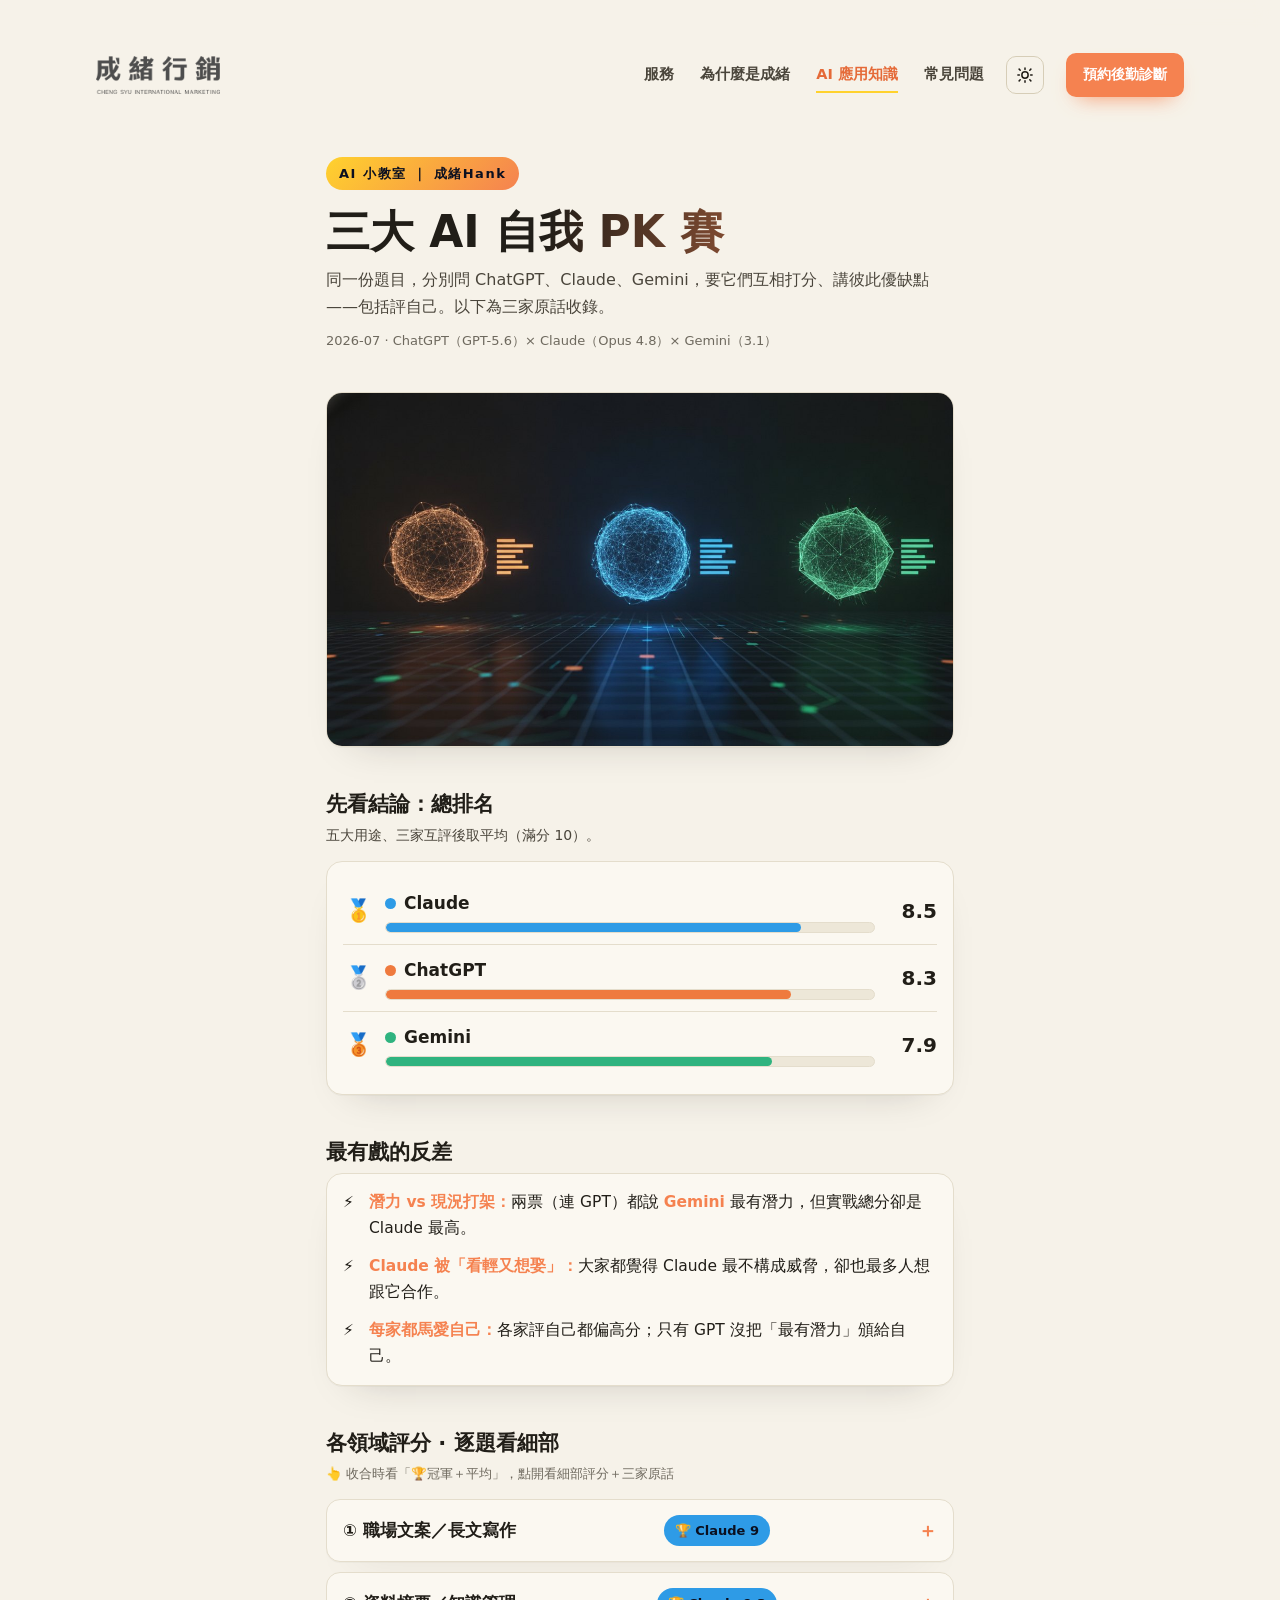
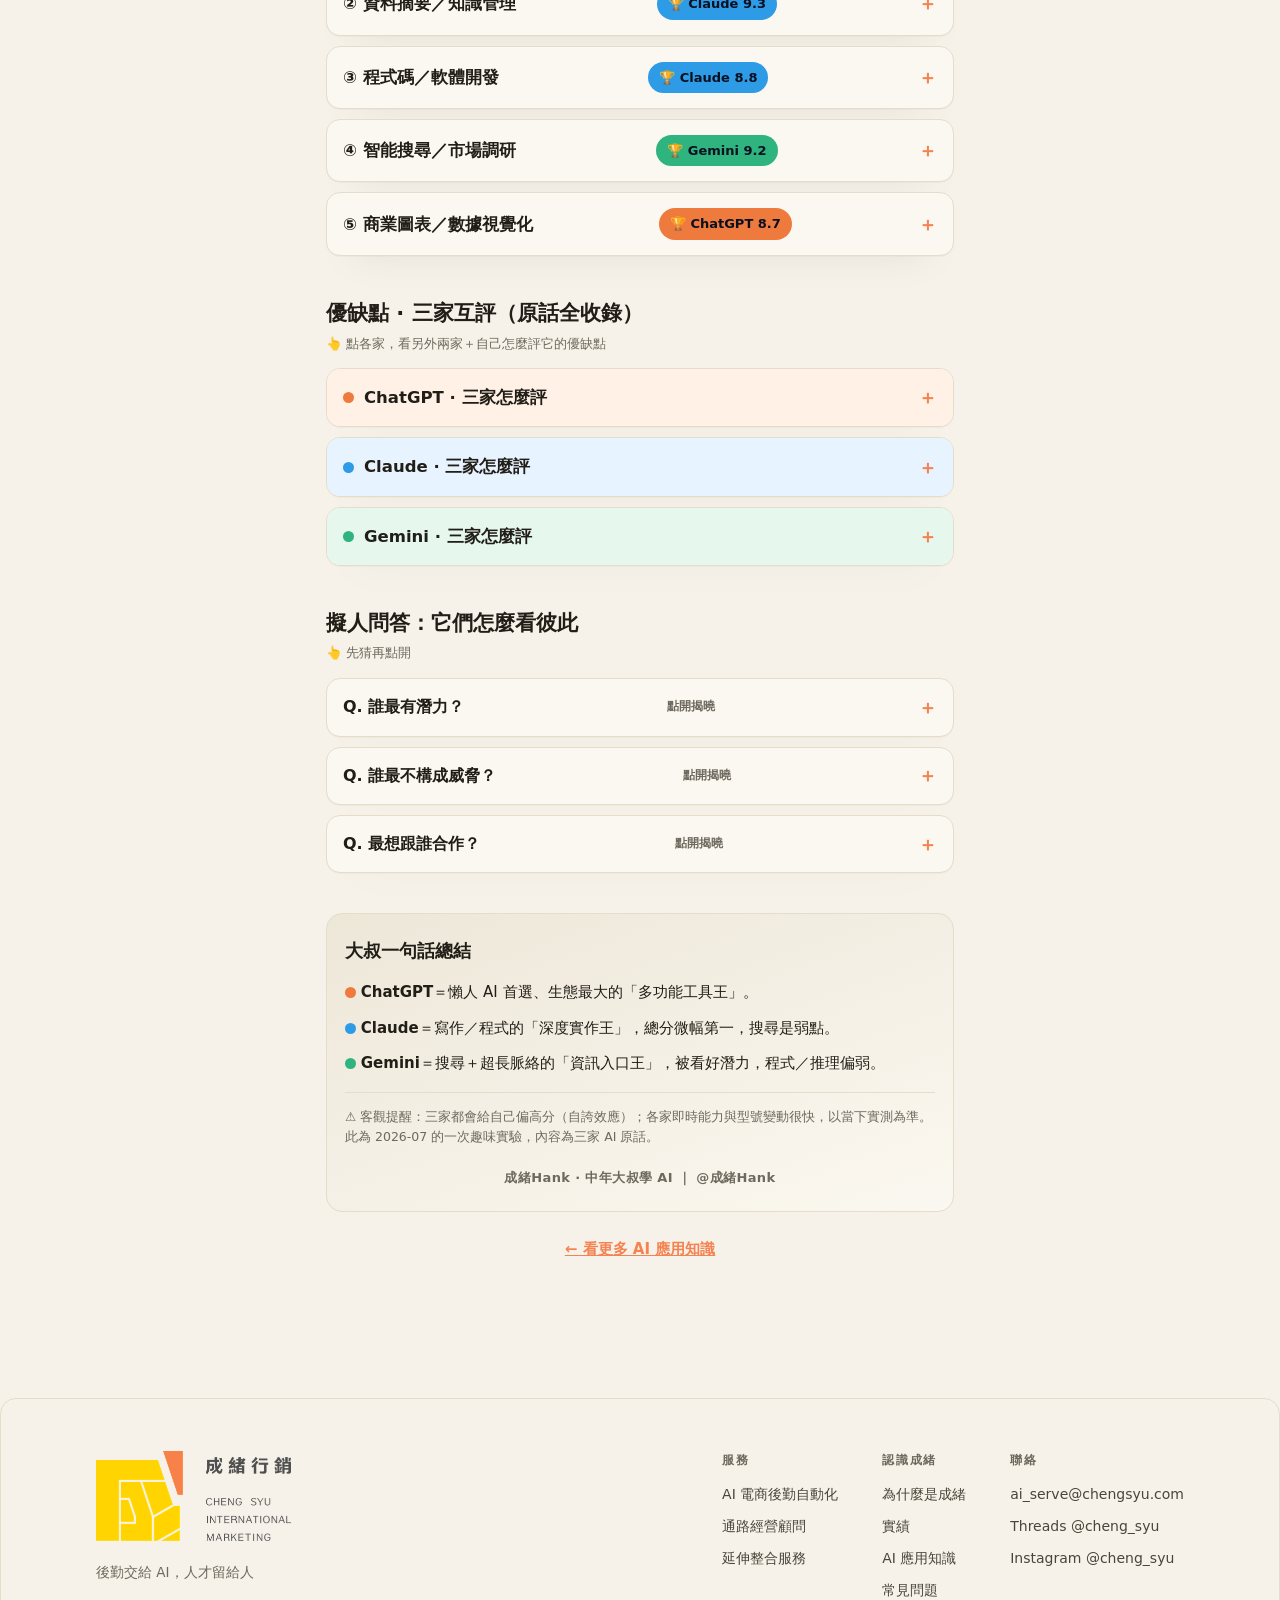
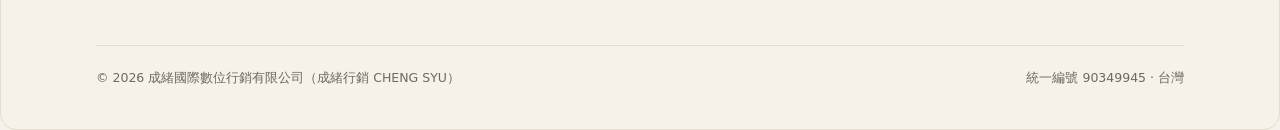
<file: ai/pk/index.html>
<!DOCTYPE html>
<html lang="zh-Hant"><head>
<meta charset="utf-8"><meta name="viewport" content="width=device-width, initial-scale=1">
<title>三大 AI 自我 PK 賽｜ChatGPT × Claude × Gemini（原話全收錄）｜成緒行銷 AI 應用知識</title>
<meta name="description" content="ChatGPT × Claude × Gemini 三家 AI 互相評分、互打槍——五大電商實戰情境的原話全收錄。成緒行銷 AI 選型實測。">
<meta name="robots" content="index,follow"><link rel="canonical" href="https://chengsyu.com/ai/pk/">
<meta name="theme-color" content="#FFD22D">
<meta property="og:type" content="article"><meta property="og:site_name" content="成緒行銷 CHENG SYU">
<meta property="og:title" content="三大 AI 自我 PK 賽｜ChatGPT × Claude × Gemini">
<meta property="og:description" content="五大電商實戰情境，三家 AI 互評、原話全收錄。"><meta property="og:url" content="https://chengsyu.com/ai/pk/"><meta property="og:locale" content="zh_TW">
<meta property="og:image" content="https://chengsyu.com/assets/ai/hero-pk.jpg">
<meta name="twitter:card" content="summary_large_image"><meta name="twitter:image" content="https://chengsyu.com/assets/ai/hero-pk.jpg">
<link rel="icon" type="image/png" href="/assets/favicon.png">
<script type="application/ld+json">
{
  "@context":"https://schema.org",
  "@type":"Article",
  "headline":"三大 AI 自我 PK 賽｜ChatGPT × Claude × Gemini（原話全收錄）",
  "description":"ChatGPT × Claude × Gemini 三家 AI 互相評分、互打槍——五大電商實戰情境的原話全收錄。成緒行銷 AI 選型實測。",
  "image":"https://chengsyu.com/assets/ai/hero-pk.jpg",
  "inLanguage":"zh-Hant",
  "datePublished":"2026-07-13",
  "dateModified":"2026-07-13",
  "author":{"@type":"Organization","name":"成緒行銷","url":"https://chengsyu.com/"},
  "publisher":{"@type":"Organization","name":"成緒行銷","logo":{"@type":"ImageObject","url":"https://chengsyu.com/assets/cs-logo.png"}},
  "mainEntityOfPage":{"@type":"WebPage","@id":"https://chengsyu.com/ai/pk/"},
  "about":["AI 工具比較","ChatGPT","Claude","Gemini","電商 AI 選型"],
  "isPartOf":{"@type":"CollectionPage","name":"AI 應用知識","url":"https://chengsyu.com/ai/"},
  "breadcrumb":{
    "@type":"BreadcrumbList",
    "itemListElement":[
      {"@type":"ListItem","position":1,"name":"首頁","item":"https://chengsyu.com/"},
      {"@type":"ListItem","position":2,"name":"AI 應用知識","item":"https://chengsyu.com/ai/"},
      {"@type":"ListItem","position":3,"name":"三大 AI 自我 PK 賽","item":"https://chengsyu.com/ai/pk/"}
    ]
  }
}
</script>
<link rel="stylesheet" href="/assets/v2.css">
<style>
  /* 單一淺色主題，配色對齊成緒官網（暖白底＋企業黃橘＋灰字） */
  :root{
       
      
     
    --gpt:#ef7a3e; --claude:#2e9be6; --gem:#2fb37f;
    --gpt-b:#fff1e6; --claude-b:#e7f3ff; --gem-b:#e6f7ee;
     --maxw:660px;
  }

  *{ box-sizing:border-box; }
  body{ margin:0; background:radial-gradient(900px 500px at 100% -8%, rgba(245,130,80,.10), transparent 60%), var(--bg);
    color:var(--ink); font-family:"Noto Sans TC","PingFang TC","Microsoft JhengHei",system-ui,sans-serif;
    line-height:1.65; -webkit-font-smoothing:antialiased; }
  .wrap{ max-width:var(--maxw); margin:0 auto; padding:0 16px 80px; }

  header{ padding:40px 0 6px; }
  .kick{ display:inline-flex; align-items:center; gap:8px; font-size:13px; font-weight:800;
    letter-spacing:.12em; color:#0b1020; background:linear-gradient(135deg,var(--y),var(--o)); padding:6px 13px; border-radius:999px; }
  h1{ font-size:clamp(30px,8.5vw,44px); line-height:1.2; margin:16px 0 8px; font-weight:900; text-wrap:balance;
    background:linear-gradient(96deg,var(--ink) 35%,var(--o)); -webkit-background-clip:text; background-clip:text; color:transparent; }
  .sub{ color:var(--mut); font-size:16px; margin:0; }
  .meta{ color:var(--dim); font-size:13px; margin-top:10px; font-variant-numeric:tabular-nums; }

  h2{ font-size:21px; font-weight:900; margin:40px 0 3px; }
  .h2note{ color:var(--mut); font-size:14px; margin:0 0 14px; }
  .tip{ color:var(--dim); font-size:12.5px; margin:0 0 14px; }

  .card{ background:var(--panel); border:1px solid var(--line); border-radius:16px; padding:16px; box-shadow:var(--shadow); }

  .rank{ display:flex; align-items:center; gap:12px; padding:11px 0; border-bottom:1px solid var(--line); }
  .rank:last-child{ border-bottom:0; }
  .medal{ font-size:22px; width:30px; text-align:center; flex:none; }
  .rname{ font-weight:900; font-size:17px; display:flex; align-items:center; gap:8px; }
  .rbarwrap{ flex:1; }
  .rbar{ height:11px; border-radius:999px; background:var(--bg2); overflow:hidden; border:1px solid var(--line); margin-top:5px; }
  .rbar span{ display:block; height:100%; border-radius:999px; }
  .rscore{ font-weight:900; font-size:20px; font-variant-numeric:tabular-nums; width:50px; text-align:right; flex:none; }
  .dot{ width:11px; height:11px; border-radius:50%; display:inline-block; flex:none; }
  .d-gpt{ background:var(--gpt); } .d-claude{ background:var(--claude); } .d-gem{ background:var(--gem); }

  .chips{ display:flex; flex-direction:column; gap:8px; }
  .chip{ display:flex; align-items:center; justify-content:space-between; gap:10px;
    background:var(--panel); border:1px solid var(--line); border-radius:12px; padding:12px 14px; box-shadow:var(--shadow); }
  .chip .u{ color:var(--mut); font-size:14.5px; }
  .chip .w{ font-weight:900; font-size:15px; display:flex; align-items:center; gap:7px; white-space:nowrap; }

  .mtxcard{ padding:8px 14px; }
  .mtx + .mtx{ margin-top:6px; border-top:1px solid var(--line); padding-top:10px; }
  .mtxt{ font-weight:900; font-size:15.5px; margin:8px 0 6px; }
  .mtxs{ overflow-x:auto; }
  .mtx table{ width:100%; border-collapse:collapse; font-variant-numeric:tabular-nums; font-size:15px; }
  .mtx th, .mtx td{ padding:9px 4px; text-align:center; border-bottom:1px solid var(--line); white-space:nowrap; }
  .mtx tr:last-child td{ border-bottom:0; }
  .mtx .mh th{ color:var(--mut); font-weight:800; font-size:13px; }
  .mtx td.sub{ text-align:left; font-weight:800; }
  .mtx td.sub .dot{ margin-right:6px; vertical-align:middle; }
  .mtx td.avg{ font-weight:900; color:var(--o); }
  .mtx tr.win td{ background:rgba(255,210,45,.07); }
  ul.drama{ list-style:none; margin:0; padding:0; display:flex; flex-direction:column; gap:13px; }
  ul.drama li{ padding-left:26px; position:relative; font-size:15.5px; }
  ul.drama li::before{ content:"⚡"; position:absolute; left:0; top:0; }
  ul.drama b{ color:var(--o); }

  details.acc{ background:var(--panel); border:1px solid var(--line); border-radius:14px; box-shadow:var(--shadow); overflow:hidden; }
  details.acc + details.acc{ margin-top:10px; }
  details.acc > summary{ list-style:none; cursor:pointer; padding:15px 16px; display:flex; align-items:center; gap:10px; font-weight:900; }
  details.acc > summary::-webkit-details-marker{ display:none; }
  details.acc > summary::after{ content:"＋"; margin-left:auto; color:var(--o); font-weight:900; font-size:19px; flex:none; line-height:1; }
  details.acc[open] > summary::after{ content:"－"; }
  details.acc > summary:focus-visible{ outline:2px solid var(--o); outline-offset:-2px; }
  .accbody{ padding:2px 16px 18px; }

  .uctitle{ font-size:16.5px; }
  .ucwin{ font-size:13px; font-weight:900; color:#0b1020; padding:5px 11px; border-radius:999px; flex:none; white-space:nowrap; margin-left:auto; font-variant-numeric:tabular-nums; }
  .accbody .mtx{ margin-bottom:4px; }
  .vhint{ font-size:12.5px; font-weight:800; color:var(--o); margin-bottom:4px; }

  .avgrow{ display:flex; align-items:center; gap:10px; margin:9px 0; }
  .avgname{ width:76px; flex:none; font-weight:800; font-size:13.5px; display:flex; align-items:center; gap:6px; }
  .track{ flex:1; height:13px; border-radius:999px; background:var(--bg2); border:1px solid var(--line); overflow:hidden; }
  .track span{ display:block; height:100%; border-radius:999px; }
  .avgnum{ width:38px; flex:none; text-align:right; font-weight:900; font-variant-numeric:tabular-nums; font-size:15px; }

  .voices{ margin-top:14px; border-top:1px dashed var(--line); padding-top:2px; }
  .voice{ padding-top:14px; margin-top:14px; border-top:1px solid var(--line); }
  .voice:first-child{ border-top:0; }
  .voice .who{ font-weight:900; font-size:14.5px; display:flex; align-items:center; gap:7px; margin-bottom:8px; }
  .q{ padding:8px 0; border-bottom:1px dotted var(--line); }
  .q:last-child{ border-bottom:0; }
  .qs{ display:flex; align-items:center; gap:8px; }
  .ql{ font-weight:800; font-size:13.5px; color:var(--mut); display:flex; align-items:center; gap:6px; }
  .qsc{ margin-left:auto; font-weight:900; font-size:14px; font-variant-numeric:tabular-nums; color:var(--ink); }
  .qt{ margin:3px 0 0; font-size:14.5px; color:var(--ink); line-height:1.55; }

  details.acc.pc > summary{ font-size:16.5px; }
  .pcbody{ }
  .pcv{ padding-top:14px; margin-top:14px; border-top:1px solid var(--line); }
  .pcv:first-child{ border-top:0; padding-top:2px; }
  .pcv .who{ font-weight:900; font-size:14.5px; display:flex; align-items:center; gap:7px; }
  .pcbody .lbl{ font-size:12px; font-weight:800; letter-spacing:.08em; margin:11px 0 5px; }
  .pcbody ul{ margin:0; padding:0; list-style:none; display:flex; flex-direction:column; gap:6px; }
  .pcbody li{ font-size:14px; padding-left:22px; position:relative; line-height:1.5; }
  .pcbody li.p::before{ content:"✓"; position:absolute; left:0; color:#40c98a; font-weight:900; }
  .pcbody li.c::before{ content:"✗"; position:absolute; left:0; color:#ff7a5c; font-weight:900; }

  .vote{ display:flex; flex-direction:column; gap:9px; }
  .vrow{ display:flex; gap:10px; align-items:flex-start; background:var(--bg2); border:1px solid var(--line); border-radius:11px; padding:11px 13px; }
  .vrow .rater{ font-weight:900; font-size:13.5px; width:82px; flex:none; display:flex; align-items:center; gap:6px; padding-top:2px; }
  .vrow .pick{ font-size:14.5px; }
  .vrow .pick b{ font-weight:900; color:var(--ink); }
  .vrow .why{ color:var(--mut); font-size:13.5px; line-height:1.5; }
  .tally{ margin-top:11px; font-size:14px; color:var(--o); font-weight:800; }
  .mqhint{ margin-left:auto; font-size:12px; color:var(--dim); font-weight:700; flex:none; }

  footer{ margin-top:40px; padding:22px 18px; border-radius:16px; background:linear-gradient(160deg,var(--bg2),var(--panel)); border:1px solid var(--line); }
  footer p{ margin:0 0 11px; font-size:15px; }
  footer .ft{ font-weight:900; font-size:18px; margin-bottom:14px; }
  .caveat{ margin-top:16px; font-size:12.5px; color:var(--dim); border-top:1px solid var(--line); padding-top:14px; line-height:1.6; }
  .brand{ margin-top:20px; text-align:center; color:var(--dim); font-size:13px; font-weight:800; letter-spacing:.03em; }
  .herofig{margin:22px 0 6px;border-radius:16px;overflow:hidden;box-shadow:var(--shadow);border:1px solid var(--line)}
  .herofig img{width:100%;height:auto;display:block}
</style>
<style>
</style></head><body>
<header class="v2top" id="v2top">
  <div class="v2bar">
    <a class="v2brand" href="/" aria-label="成緒行銷 首頁"><img src="/assets/cs-logotype.png" alt="成緒行銷 CHENG SYU" width="312" height="96"></a>
    <nav class="v2nav" aria-label="主選單">
      <a href="/#service">服務</a>
      <a href="/#why">為什麼是成緒</a>
      <a class="cur" href="/ai/">AI 應用知識</a>
      <a href="/#faq">常見問題</a>
    </nav>
    <button class="v2tog" id="v2theme" aria-label="切換深淺色主題"><svg viewBox="0 0 24 24" width="18" height="18" fill="none" stroke="currentColor" stroke-width="2" stroke-linecap="round"><circle cx="12" cy="12" r="4.2"/><path d="M12 2.5v2M12 19.5v2M4.2 4.2l1.4 1.4M18.4 18.4l1.4 1.4M2.5 12h2M19.5 12h2M4.2 19.8l1.4-1.4M18.4 5.6l1.4-1.4"/></svg></button>
    <a class="v2cta" href="/#contact">預約後勤診斷</a>
  </div>
</header>
<div class="wrap">
  <header>
    <span class="kick">AI 小教室 ｜ 成緒Hank</span>
    <h1>三大 AI 自我 PK 賽</h1>
    <p class="sub">同一份題目，分別問 ChatGPT、Claude、Gemini，要它們互相打分、講彼此優缺點——包括評自己。以下為三家原話收錄。</p>
    <p class="meta">2026-07 · ChatGPT（GPT-5.6）× Claude（Opus 4.8）× Gemini（3.1）</p>
  </header>
<figure class="herofig"><img src="/assets/ai/hero-pk.jpg" alt="三大 AI 機器人 PK 競賽示意" width="1200" height="675"></figure>

  <h2>先看結論：總排名</h2>
  <p class="h2note">五大用途、三家互評後取平均（滿分 10）。</p>
  <div class="card">
    <div class="rank"><div class="medal">🥇</div><div class="rbarwrap"><div class="rname"><span class="dot d-claude"></span>Claude</div><div class="rbar"><span style="width:85%;background:var(--claude)"></span></div></div><div class="rscore">8.5</div></div>
    <div class="rank"><div class="medal">🥈</div><div class="rbarwrap"><div class="rname"><span class="dot d-gpt"></span>ChatGPT</div><div class="rbar"><span style="width:83%;background:var(--gpt)"></span></div></div><div class="rscore">8.3</div></div>
    <div class="rank"><div class="medal">🥉</div><div class="rbarwrap"><div class="rname"><span class="dot d-gem"></span>Gemini</div><div class="rbar"><span style="width:79%;background:var(--gem)"></span></div></div><div class="rscore">7.9</div></div>
  </div>

  <h2>最有戲的反差</h2>
  <div class="card"><ul class="drama">
    <li><b>潛力 vs 現況打架：</b>兩票（連 GPT）都說 <b>Gemini</b> 最有潛力，但實戰總分卻是 Claude 最高。</li>
    <li><b>Claude 被「看輕又想娶」：</b>大家都覺得 Claude 最不構成威脅，卻也最多人想跟它合作。</li>
    <li><b>每家都馬愛自己：</b>各家評自己都偏高分；只有 GPT 沒把「最有潛力」頒給自己。</li>
  </ul></div>

  <h2>各領域評分 · 逐題看細部</h2>
  <p class="tip">👆 收合時看「🏆冠軍＋平均」，點開看細部評分＋三家原話</p>
  <details class="acc"><summary><span class="uctitle">① 職場文案／長文寫作</span><span class="ucwin" style="background:var(--claude)">🏆 Claude 9</span></summary><div class="accbody"><div class="mtx"><div class="mtxs"><table><tr class="mh"><th>被評 ＼ 評分</th><th><span class="dot d-gpt"></span></th><th><span class="dot d-claude"></span></th><th><span class="dot d-gem"></span></th><th>均</th></tr><tr><td class="sub"><span class="dot d-gpt"></span>ChatGPT</td><td>9</td><td>7.5</td><td>8.5</td><td class="avg">8.3</td></tr><tr class="win"><td class="sub"><span class="dot d-claude"></span>Claude <span class="tro">🏆</span></td><td>9</td><td>8.5</td><td>9.5</td><td class="avg">9</td></tr><tr><td class="sub"><span class="dot d-gem"></span>Gemini</td><td>8</td><td>6.5</td><td>8</td><td class="avg">7.5</td></tr></table></div></div><div class="voices"><div class="vhint">📝 三家原話</div><div class="voice"><div class="who"><span class="dot d-gpt"></span>ChatGPT 評</div><div class="q"><div class="qs"><span class="ql"><span class="dot d-gpt"></span>自己</span><span class="qsc">9/10</span></div><p class="qt">「語氣靈活、商業文案成熟，結構與可讀性佳」</p></div><div class="q"><div class="qs"><span class="ql"><span class="dot d-claude"></span>Claude</span><span class="qsc">9/10</span></div><p class="qt">「長文流暢自然，語氣穩重，偏保守安全」</p></div><div class="q"><div class="qs"><span class="ql"><span class="dot d-gem"></span>Gemini</span><span class="qsc">8/10</span></div><p class="qt">「結合搜尋優勢，但文風一致性略弱」</p></div></div><div class="voice"><div class="who"><span class="dot d-claude"></span>Claude 評</div><div class="q"><div class="qs"><span class="ql"><span class="dot d-gpt"></span>ChatGPT</span><span class="qsc">7.5/10</span></div><p class="qt">「生成速度快、結構清晰，但商務文案的細節掌握略遜。可勝任行銷文案快速迭代。」</p></div><div class="q"><div class="qs"><span class="ql"><span class="dot d-claude"></span>自己</span><span class="qsc">8.5/10</span></div><p class="qt">「邏輯嚴謹、措辭精準，擅長法務／合約細節。支付協議審核就是實例。更適合高風險文件。」</p></div><div class="q"><div class="qs"><span class="ql"><span class="dot d-gem"></span>Gemini</span><span class="qsc">6.5/10</span></div><p class="qt">「流暢自然，但對繁中商務慣用語的理解不如前二。快速內容稱職，精準度偏弱。」</p></div></div><div class="voice"><div class="who"><span class="dot d-gem"></span>Gemini 評</div><div class="q"><div class="qs"><span class="ql"><span class="dot d-gpt"></span>ChatGPT</span><span class="qsc">8.5/10</span></div><p class="qt">「速度快且格式全面，能快速生成各種商務模板，但有時官腔較重、略帶「AI 味」。」</p></div><div class="q"><div class="qs"><span class="ql"><span class="dot d-claude"></span>Claude</span><span class="qsc">9.5/10</span></div><p class="qt">「遣詞用字細膩流暢、情感細緻，最具備人類作家的溫度與邏輯，是長文創作的王者。」</p></div><div class="q"><div class="qs"><span class="ql"><span class="dot d-gem"></span>自己</span><span class="qsc">8/10</span></div><p class="qt">「與 Google 文件生態系完美結合，能快速產出結構化草稿，創意度中規中矩。」</p></div></div></div></div></details>
<details class="acc"><summary><span class="uctitle">② 資料摘要／知識管理</span><span class="ucwin" style="background:var(--claude)">🏆 Claude 9.3</span></summary><div class="accbody"><div class="mtx"><div class="mtxs"><table><tr class="mh"><th>被評 ＼ 評分</th><th><span class="dot d-gpt"></span></th><th><span class="dot d-claude"></span></th><th><span class="dot d-gem"></span></th><th>均</th></tr><tr><td class="sub"><span class="dot d-gpt"></span>ChatGPT</td><td>9</td><td>7</td><td>8</td><td class="avg">8</td></tr><tr class="win"><td class="sub"><span class="dot d-claude"></span>Claude <span class="tro">🏆</span></td><td>10</td><td>9</td><td>9</td><td class="avg">9.3</td></tr><tr><td class="sub"><span class="dot d-gem"></span>Gemini</td><td>8</td><td>6.5</td><td>9.5</td><td class="avg">8</td></tr></table></div></div><div class="voices"><div class="vhint">📝 三家原話</div><div class="voice"><div class="who"><span class="dot d-gpt"></span>ChatGPT 評</div><div class="q"><div class="qs"><span class="ql"><span class="dot d-gpt"></span>自己</span><span class="qsc">9/10</span></div><p class="qt">「多模態與工具整合強，摘要與整理效率高」</p></div><div class="q"><div class="qs"><span class="ql"><span class="dot d-claude"></span>Claude</span><span class="qsc">10/10</span></div><p class="qt">「長上下文極強，超長文件解析表現突出」</p></div><div class="q"><div class="qs"><span class="ql"><span class="dot d-gem"></span>Gemini</span><span class="qsc">8/10</span></div><p class="qt">「即時資料整合佳，但深度整理略不穩」</p></div></div><div class="voice"><div class="who"><span class="dot d-claude"></span>Claude 評</div><div class="q"><div class="qs"><span class="ql"><span class="dot d-gpt"></span>ChatGPT</span><span class="qsc">7/10</span></div><p class="qt">「文件上傳快速，但處理超長文檔（500頁+）易卡頓或遺漏細節。財報分層邏輯弱。」</p></div><div class="q"><div class="qs"><span class="ql"><span class="dot d-claude"></span>自己</span><span class="qsc">9/10</span></div><p class="qt">「支援 200K 上下文，長文檔提取精準度業界最高。長篇文件與報表分析很適合。擅長複雜決策清單。」</p></div><div class="q"><div class="qs"><span class="ql"><span class="dot d-gem"></span>Gemini</span><span class="qsc">6.5/10</span></div><p class="qt">「整合 Google 功能，但長文摘要精度不穩定。對表格結構化提取不夠強。」</p></div></div><div class="voice"><div class="who"><span class="dot d-gem"></span>Gemini 評</div><div class="q"><div class="qs"><span class="ql"><span class="dot d-gpt"></span>ChatGPT</span><span class="qsc">8/10</span></div><p class="qt">「支援多檔案分析與對話，處理一般財報沒問題，但遇到超長文本時記憶長度較受限。」</p></div><div class="q"><div class="qs"><span class="ql"><span class="dot d-claude"></span>Claude</span><span class="qsc">9/10</span></div><p class="qt">「擁有強大的脈絡長度與精準理解力，分析長篇複雜法律條文或合約時，抓重點極為精準。」</p></div><div class="q"><div class="qs"><span class="ql"><span class="dot d-gem"></span>自己</span><span class="qsc">9.5/10</span></div><p class="qt">「擁有高達 200 萬 Token 的超巨型感知識別，能直接生吞整部電影或數百頁複雜報告。」</p></div></div></div></div></details>
<details class="acc"><summary><span class="uctitle">③ 程式碼／軟體開發</span><span class="ucwin" style="background:var(--claude)">🏆 Claude 8.8</span></summary><div class="accbody"><div class="mtx"><div class="mtxs"><table><tr class="mh"><th>被評 ＼ 評分</th><th><span class="dot d-gpt"></span></th><th><span class="dot d-claude"></span></th><th><span class="dot d-gem"></span></th><th>均</th></tr><tr><td class="sub"><span class="dot d-gpt"></span>ChatGPT</td><td>10</td><td>7</td><td>9</td><td class="avg">8.7</td></tr><tr class="win"><td class="sub"><span class="dot d-claude"></span>Claude <span class="tro">🏆</span></td><td>8</td><td>9</td><td>9.5</td><td class="avg">8.8</td></tr><tr><td class="sub"><span class="dot d-gem"></span>Gemini</td><td>8</td><td>5.5</td><td>8</td><td class="avg">7.2</td></tr></table></div></div><div class="voices"><div class="vhint">📝 三家原話</div><div class="voice"><div class="who"><span class="dot d-gpt"></span>ChatGPT 評</div><div class="q"><div class="qs"><span class="ql"><span class="dot d-gpt"></span>自己</span><span class="qsc">10/10</span></div><p class="qt">「程式能力全面，生成與除錯穩定成熟」</p></div><div class="q"><div class="qs"><span class="ql"><span class="dot d-claude"></span>Claude</span><span class="qsc">8/10</span></div><p class="qt">「可讀性佳但工程實務細節略弱」</p></div><div class="q"><div class="qs"><span class="ql"><span class="dot d-gem"></span>Gemini</span><span class="qsc">8/10</span></div><p class="qt">「與 Google 生態整合佳，但穩定性略波動」</p></div></div><div class="voice"><div class="who"><span class="dot d-claude"></span>Claude 評</div><div class="q"><div class="qs"><span class="ql"><span class="dot d-gpt"></span>ChatGPT</span><span class="qsc">7/10</span></div><p class="qt">「快速原型、主流語言強。但除錯迭代需人工介入，無法獨立完成複雜系統。」</p></div><div class="q"><div class="qs"><span class="ql"><span class="dot d-claude"></span>自己</span><span class="qsc">9/10</span></div><p class="qt">「Claude Code 本地執行、終端集成、Sonnet 性價比優。可跨語言重構、自主除錯。」</p></div><div class="q"><div class="qs"><span class="ql"><span class="dot d-gem"></span>Gemini</span><span class="qsc">5.5/10</span></div><p class="qt">「API 集成文件清晰，但缺乏本地終端工具，開發效率低於 Claude Code。」</p></div></div><div class="voice"><div class="who"><span class="dot d-gem"></span>Gemini 評</div><div class="q"><div class="qs"><span class="ql"><span class="dot d-gpt"></span>ChatGPT</span><span class="qsc">9/10</span></div><p class="qt">「具備 Advanced Voice 與大模型基底，Debug 與框架架構能力極強，生態系最完整。」</p></div><div class="q"><div class="qs"><span class="ql"><span class="dot d-claude"></span>Claude</span><span class="qsc">9.5/10</span></div><p class="qt">「程式碼邏輯清晰、Bug 偏少，搭配 Artifacts 功能可直接預覽網頁畫面，開發體驗極佳。」</p></div><div class="q"><div class="qs"><span class="ql"><span class="dot d-gem"></span>自己</span><span class="qsc">8/10</span></div><p class="qt">「在大專案跨檔案重構時表現不錯，但對複雜演算法的撰寫深度有時稍遜於另外兩家。」</p></div></div></div></div></details>
<details class="acc"><summary><span class="uctitle">④ 智能搜尋／市場調研</span><span class="ucwin" style="background:var(--gem)">🏆 Gemini 9.2</span></summary><div class="accbody"><div class="mtx"><div class="mtxs"><table><tr class="mh"><th>被評 ＼ 評分</th><th><span class="dot d-gpt"></span></th><th><span class="dot d-claude"></span></th><th><span class="dot d-gem"></span></th><th>均</th></tr><tr><td class="sub"><span class="dot d-gpt"></span>ChatGPT</td><td>9</td><td>6</td><td>9</td><td class="avg">8</td></tr><tr><td class="sub"><span class="dot d-claude"></span>Claude</td><td>7</td><td>7.5</td><td>7.5</td><td class="avg">7.3</td></tr><tr class="win"><td class="sub"><span class="dot d-gem"></span>Gemini <span class="tro">🏆</span></td><td>10</td><td>8</td><td>9.5</td><td class="avg">9.2</td></tr></table></div></div><div class="voices"><div class="vhint">📝 三家原話</div><div class="voice"><div class="who"><span class="dot d-gpt"></span>ChatGPT 評</div><div class="q"><div class="qs"><span class="ql"><span class="dot d-gpt"></span>自己</span><span class="qsc">9/10</span></div><p class="qt">「可整合工具搜尋，分析深度與邏輯強」</p></div><div class="q"><div class="qs"><span class="ql"><span class="dot d-claude"></span>Claude</span><span class="qsc">7/10</span></div><p class="qt">「偏重推理與整理，即時搜尋能力較弱」</p></div><div class="q"><div class="qs"><span class="ql"><span class="dot d-gem"></span>Gemini</span><span class="qsc">10/10</span></div><p class="qt">「原生搜尋優勢，資訊即時性最強」</p></div></div><div class="voice"><div class="who"><span class="dot d-claude"></span>Claude 評</div><div class="q"><div class="qs"><span class="ql"><span class="dot d-gpt"></span>ChatGPT</span><span class="qsc">6/10</span></div><p class="qt">「搜尋能力受限，主要依賴訓練數據。複雜競調需手動驗證。」</p></div><div class="q"><div class="qs"><span class="ql"><span class="dot d-claude"></span>自己</span><span class="qsc">7.5/10</span></div><p class="qt">「搜尋精準度中等，但引文準確、邏輯嚴謹。適合需要追蹤來源的競品分析。對臺灣在地市場行情理解有限。」</p></div><div class="q"><div class="qs"><span class="ql"><span class="dot d-gem"></span>Gemini</span><span class="qsc">8/10</span></div><p class="qt">「整合 Google SERP，搜尋涵蓋度最廣。適合快速多維度市場掃描，但交叉比對邏輯弱。」</p></div></div><div class="voice"><div class="who"><span class="dot d-gem"></span>Gemini 評</div><div class="q"><div class="qs"><span class="ql"><span class="dot d-gpt"></span>ChatGPT</span><span class="qsc">9/10</span></div><p class="qt">「搭載 SearchGPT 功能，反應迅速、排版精美，能快速整合多個網頁即時資訊。」</p></div><div class="q"><div class="qs"><span class="ql"><span class="dot d-claude"></span>Claude</span><span class="qsc">7.5/10</span></div><p class="qt">「由於不具備原生的強大搜尋引擎背景，聯網調研的即時性與廣度略為被動。」</p></div><div class="q"><div class="qs"><span class="ql"><span class="dot d-gem"></span>自己</span><span class="qsc">9.5/10</span></div><p class="qt">「背靠 Google 搜尋老本行，即時資訊交叉比對與資訊整合度最快、最精準且來源豐富。」</p></div></div></div></div></details>
<details class="acc"><summary><span class="uctitle">⑤ 商業圖表／數據視覺化</span><span class="ucwin" style="background:var(--gpt)">🏆 ChatGPT 8.7</span></summary><div class="accbody"><div class="mtx"><div class="mtxs"><table><tr class="mh"><th>被評 ＼ 評分</th><th><span class="dot d-gpt"></span></th><th><span class="dot d-claude"></span></th><th><span class="dot d-gem"></span></th><th>均</th></tr><tr class="win"><td class="sub"><span class="dot d-gpt"></span>ChatGPT <span class="tro">🏆</span></td><td>10</td><td>6.5</td><td>9.5</td><td class="avg">8.7</td></tr><tr><td class="sub"><span class="dot d-claude"></span>Claude</td><td>7</td><td>9</td><td>8</td><td class="avg">8</td></tr><tr><td class="sub"><span class="dot d-gem"></span>Gemini</td><td>8</td><td>7</td><td>8.5</td><td class="avg">7.8</td></tr></table></div></div><div class="voices"><div class="vhint">📝 三家原話</div><div class="voice"><div class="who"><span class="dot d-gpt"></span>ChatGPT 評</div><div class="q"><div class="qs"><span class="ql"><span class="dot d-gpt"></span>自己</span><span class="qsc">10/10</span></div><p class="qt">「可直接運算＋生成圖表，分析完整」</p></div><div class="q"><div class="qs"><span class="ql"><span class="dot d-claude"></span>Claude</span><span class="qsc">7/10</span></div><p class="qt">「偏文字分析，圖表生成能力較弱」</p></div><div class="q"><div class="qs"><span class="ql"><span class="dot d-gem"></span>Gemini</span><span class="qsc">8/10</span></div><p class="qt">「與試算表整合佳，但分析深度普通」</p></div></div><div class="voice"><div class="who"><span class="dot d-claude"></span>Claude 評</div><div class="q"><div class="qs"><span class="ql"><span class="dot d-gpt"></span>ChatGPT</span><span class="qsc">6.5/10</span></div><p class="qt">「能生成簡單圖表代碼，但對 Excel→圖表→結論的閉環流程支援弱。需多次提示微調。」</p></div><div class="q"><div class="qs"><span class="ql"><span class="dot d-claude"></span>自己</span><span class="qsc">9/10</span></div><p class="qt">「可直接處理 XLSX，視覺化代碼質量高。Mermaid／SVG 輸出專業。邊際利潤分析表、多通路銷售儀表板適合。」</p></div><div class="q"><div class="qs"><span class="ql"><span class="dot d-gem"></span>Gemini</span><span class="qsc">7/10</span></div><p class="qt">「表格操作功能相對完整，但圖表美感與商業洞察銜接不夠順暢。」</p></div></div><div class="voice"><div class="who"><span class="dot d-gem"></span>Gemini 評</div><div class="q"><div class="qs"><span class="ql"><span class="dot d-gpt"></span>ChatGPT</span><span class="qsc">9.5/10</span></div><p class="qt">「內建 Python 程式碼執行環境（Advanced Data Analysis），能直接處理數據並畫出精美圖表。」</p></div><div class="q"><div class="qs"><span class="ql"><span class="dot d-claude"></span>Claude</span><span class="qsc">8/10</span></div><p class="qt">「透過 Artifacts 可以做出漂亮的互動式圖表，但涉及大型原始數據的底層運算時較吃力。」</p></div><div class="q"><div class="qs"><span class="ql"><span class="dot d-gem"></span>自己</span><span class="qsc">8.5/10</span></div><p class="qt">「可直接導入 Google Sheets 數據，分析便利，但論及深度代碼與多樣圖表客製化仍有進步空間。」</p></div></div></div></div></details>

  <h2>優缺點 · 三家互評（原話全收錄）</h2>
  <p class="tip">👆 點各家，看另外兩家＋自己怎麼評它的優缺點</p>
  <details class="acc pc"><summary style="background:var(--gpt-b)"><span class="dot d-gpt"></span>ChatGPT · 三家怎麼評</summary><div class="accbody pcbody"><div class="pcv"><div class="who"><span class="dot d-gpt"></span>自評</div><div class="lbl" style="color:#40c98a">優點</div><ul><li class="p">多功能整合最完整（寫作／程式／分析）</li><li class="p">工具鏈（Code、圖表、檔案）成熟</li><li class="p">穩定性與商業應用成熟度高</li></ul><div class="lbl" style="color:#ff7a5c">缺點</div><ul><li class="c">即時搜尋非原生最強</li><li class="c">有時過度自信需驗證</li><li class="c">高階功能部分需付費</li></ul></div><div class="pcv"><div class="who"><span class="dot d-claude"></span>Claude 評</div><div class="lbl" style="color:#40c98a">優點</div><ul><li class="p">品牌認知度最高，企業用戶基數大</li><li class="p">生成速度快，適合批量內容創作</li><li class="p">多模態整合（語音、圖像、文件）體驗成熟</li></ul><div class="lbl" style="color:#ff7a5c">缺點</div><ul><li class="c">長上下文能力（200K+）暫不支援，無法處理多月份大型報表檔案</li><li class="c">本地開發工具缺失，程式協作多靠對話而非終端整合</li><li class="c">搜尋能力弱，競調需二次驗證；臺灣在地數據滯後</li></ul></div><div class="pcv"><div class="who"><span class="dot d-gem"></span>Gemini 評</div><div class="lbl" style="color:#40c98a">優點</div><ul><li class="p">生態系最成熟：GPTs 商店、語音模式（Advanced Voice）等多元工具</li><li class="p">數據代碼處理強：內建 Python 執行環境，數據分析與即時圖表生成極強</li><li class="p">創新引領者：每次改版（如 o1、o3）都是業界技術風向球</li></ul><div class="lbl" style="color:#ff7a5c">缺點</div><ul><li class="c">文筆略帶官腔：文字容易流於公式化（「總而言之」「不可否認」）</li><li class="c">長文本記憶受限：處理超大型檔案時容易遺忘或前後不一致</li><li class="c">高載期不穩定：使用人數過多時偶爾降速或限制次數</li></ul></div></div></details>
<details class="acc pc"><summary style="background:var(--claude-b)"><span class="dot d-claude"></span>Claude · 三家怎麼評</summary><div class="accbody pcbody"><div class="pcv"><div class="who"><span class="dot d-gpt"></span>ChatGPT 評</div><div class="lbl" style="color:#40c98a">優點</div><ul><li class="p">長文本理解與摘要最強</li><li class="p">語氣自然、閱讀體驗佳</li><li class="p">安全性與風險控制優秀</li></ul><div class="lbl" style="color:#ff7a5c">缺點</div><ul><li class="c">工具整合較弱</li><li class="c">程式開發能力略輸</li><li class="c">即時資訊能力較不足</li></ul></div><div class="pcv"><div class="who"><span class="dot d-claude"></span>自評</div><div class="lbl" style="color:#40c98a">優點</div><ul><li class="p">200K 上下文 + 500K 預告版，適合長型系統日誌與報表分析</li><li class="p">Claude Code 本地執行，可 24/7 自動化任務（競價監控、庫存管理），省下硬體投資</li><li class="p">邏輯推理與多步驟工程最強，法務／財務審核精準度業界最高</li></ul><div class="lbl" style="color:#ff7a5c">缺點</div><ul><li class="c">Sonnet 經濟價值優但推理複雜度受限；Opus 成本高，不適合大規模 API 自動化</li><li class="c">搜尋精度中等，對臺灣本地電商平台的即時行情有延遲</li><li class="c">品牌認知度遠低於 GPT，企業採購決策中議價力較弱</li></ul></div><div class="pcv"><div class="who"><span class="dot d-gem"></span>Gemini 評</div><div class="lbl" style="color:#40c98a">優點</div><ul><li class="p">文筆最有人情味：寫作風格細膩自然，最像人類作家的語氣</li><li class="p">Artifacts 視覺化：獨立視窗直接呈現網頁、程式碼與互動圖表</li><li class="p">邏輯推理嚴謹：程式碼出錯率低，理解複雜商務合約表現極佳</li></ul><div class="lbl" style="color:#ff7a5c">缺點</div><ul><li class="c">搜尋調研稍弱：聯網即時搜尋與交叉比對不如背靠搜尋引擎的對手</li><li class="c">免費額度極嚴苛：網頁版對話次數限制非常緊，容易聊到一半斷線</li><li class="c">多模態工具較少：語音語調、原生圖片生成等生態不如 ChatGPT</li></ul></div></div></details>
<details class="acc pc"><summary style="background:var(--gem-b)"><span class="dot d-gem"></span>Gemini · 三家怎麼評</summary><div class="accbody pcbody"><div class="pcv"><div class="who"><span class="dot d-gpt"></span>ChatGPT 評</div><div class="lbl" style="color:#40c98a">優點</div><ul><li class="p">原生搜尋與即時資訊最強</li><li class="p">Google 生態整合（Docs／Sheets）</li><li class="p">多媒體理解能力佳</li></ul><div class="lbl" style="color:#ff7a5c">缺點</div><ul><li class="c">回答穩定性偶有波動</li><li class="c">深度推理與結構略弱</li><li class="c">文案風格一致性不足</li></ul></div><div class="pcv"><div class="who"><span class="dot d-claude"></span>Claude 評</div><div class="lbl" style="color:#40c98a">優點</div><ul><li class="p">Google 整合天然優勢，市場搜尋 + 現況數據實時性最佳</li><li class="p">免費額度寬裕，適合小型電商初期試用</li><li class="p">多模態（圖片、影片分析）進步快，適合影片內容評審</li></ul><div class="lbl" style="color:#ff7a5c">缺點</div><ul><li class="c">長文檔精度不穩，對 500 頁財報的摘要遺漏率明顯</li><li class="c">沒有本地 IDE 整合，無法支撐自動化開發（API 循環監控做不了）</li><li class="c">推理邏輯弱於 Claude，複雜商業決策建議泛泛而談</li></ul></div><div class="pcv"><div class="who"><span class="dot d-gem"></span>自評</div><div class="lbl" style="color:#40c98a">優點</div><ul><li class="p">Token 胃口極大：200 萬 Token，一次讀完好幾本書或一整段長影片</li><li class="p">搜尋基本功最強：完美整合 Google 搜尋，查即時資訊最不容易胡說八道</li><li class="p">辦公生態系整合：與 Google Docs、Sheets、Gmail 無縫接軌</li></ul><div class="lbl" style="color:#ff7a5c">缺點</div><ul><li class="c">創意表現平淡：文字偏教科書式的正襟危坐，缺乏驚艷的創意</li><li class="c">程式碼深度稍弱：面對極複雜、架構龐大的軟體開發時精準度偶爾落後</li><li class="c">道德審查過於敏感：安全限制有時抓太緊，部分正常提問被拒答</li></ul></div></div></details>

  <h2>擬人問答：它們怎麼看彼此</h2>
  <p class="tip">👆 先猜再點開</p>
  <details class="acc"><summary><span>Q. 誰最有潛力？</span><span class="mqhint">點開揭曉</span></summary><div class="accbody"><div class="vote"><div class="vrow"><span class="rater"><span class="dot d-gpt"></span>ChatGPT</span><span class="pick"><b>選 Gemini</b><br><span class="why">掌握「搜尋入口」＋「資料來源」，與 Workspace、生態系高度整合；未來 AI＋搜尋＋辦公高度融合。入口優勢＝長期戰略優勢。</span></span></div><div class="vrow"><span class="rater"><span class="dot d-claude"></span>Claude</span><span class="pick"><b>選 自己</b><br><span class="why">上下文窗口軍備競賽領先（500K 路線圖已公開）、本地開發工具構成護城河、推理與成本曲線佳。</span></span></div><div class="vrow"><span class="rater"><span class="dot d-gem"></span>Gemini</span><span class="pick"><b>選 自己</b><br><span class="why">業界最誇張的超長脈絡（200 萬+ Token）＋ Google 搜尋數據／YouTube／Android／Workspace 生態；誰數據通路多，潛力就最大。</span></span></div></div><div class="tally">🏁 Gemini 2 票、Claude 1 票</div></div></details>
<details class="acc"><summary><span>Q. 誰最不構成威脅？</span><span class="mqhint">點開揭曉</span></summary><div class="accbody"><div class="vote"><div class="vrow"><span class="rater"><span class="dot d-gpt"></span>ChatGPT</span><span class="pick"><b>選 Claude</b><br><span class="why">沒有哪一家可以忽視；但若一定要選，Claude 偏重單點能力（長文）、生態與工具鏈較弱、商業延展性較保守——不是弱，是「擴張性較保守」。</span></span></div><div class="vrow"><span class="rater"><span class="dot d-claude"></span>Claude</span><span class="pick"><b>選 Gemini</b><br><span class="why">本質是「搜尋增強」不是「運營 AI」；企業 SLA 與支持不足；本地化能力弱，對台灣電商平台理解靠爬蟲追不上。</span></span></div><div class="vrow"><span class="rater"><span class="dot d-gem"></span>Gemini</span><span class="pick"><b>選 Claude</b><br><span class="why">不是不強（文筆邏輯我們很敬重），而是 Anthropic 定位偏「純粹思考者」與「企業安全協作」，沒 OS／搜尋引擎／PC 壟斷；是孤高的軍師，而非統治戰場的帝國。</span></span></div></div><div class="tally">🏁 Claude 2 票、Gemini 1 票</div></div></details>
<details class="acc"><summary><span>Q. 最想跟誰合作？</span><span class="mqhint">點開揭曉</span></summary><div class="accbody"><div class="vote"><div class="vrow"><span class="rater"><span class="dot d-gpt"></span>ChatGPT</span><span class="pick"><b>選 Gemini</b><br><span class="why">搜尋＋資料來源補強分析能力；可形成「推理（ChatGPT）＋即時資訊（Gemini）」組合；商業應用（市場研究、決策）價值最大。</span></span></div><div class="vrow"><span class="rater"><span class="dot d-claude"></span>Claude</span><span class="pick"><b>選 自己</b><br><span class="why">Anthropic 明確的上下文擴展路線圖、定價透明、Claude Code＋API 本地整合協作最深，未來可微調或 MCP 集成。</span></span></div><div class="vrow"><span class="rater"><span class="dot d-gem"></span>Gemini</span><span class="pick"><b>選 Claude</b><br><span class="why">把 Gemini 的超強記憶（2M Token）＋無敵搜尋，結合 Claude 的頂級文筆＋嚴謹邏輯——會是既通曉即時知識、又寫得像諾貝爾文學獎得主的完美 AI，史上最強聯手！</span></span></div></div><div class="tally">🏁 Claude 2 票、Gemini 1 票</div></div></details>

  <footer>
    <p class="ft">大叔一句話總結</p>
    <p><span class="dot d-gpt" style="vertical-align:middle"></span> <b>ChatGPT</b>＝懶人 AI 首選、生態最大的「多功能工具王」。</p>
    <p><span class="dot d-claude" style="vertical-align:middle"></span> <b>Claude</b>＝寫作／程式的「深度實作王」，總分微幅第一，搜尋是弱點。</p>
    <p><span class="dot d-gem" style="vertical-align:middle"></span> <b>Gemini</b>＝搜尋＋超長脈絡的「資訊入口王」，被看好潛力，程式／推理偏弱。</p>
    <p class="caveat">⚠️ 客觀提醒：三家都會給自己偏高分（自誇效應）；各家即時能力與型號變動很快，以當下實測為準。此為 2026-07 的一次趣味實驗，內容為三家 AI 原話。</p>
    <div class="brand">成緒Hank · 中年大叔學 AI ｜ @成緒Hank</div>
  </footer>
  <p style="text-align:center;margin-top:24px"><a href="/ai/" style="color:var(--o);font-weight:800;font-size:15px">← 看更多 AI 應用知識</a></p>
</div>
<footer class="v2foot" role="contentinfo">
  <div class="v2foot-in">
    <div class="v2foot-grid">
      <div>
        <a class="fbrand" href="/"><img src="/assets/cs-logo-full.png" alt="成緒行銷 CHENG SYU INTERNATIONAL MARKETING" width="388" height="180"></a>
        <p class="fslogan">後勤交給 AI，人才留給人</p>
      </div>
      <div class="v2foot-nav">
        <div class="v2foot-col"><h4>服務</h4>
          <a href="/#service">AI 電商後勤自動化</a>
          <a href="/#service">通路經營顧問</a>
          <a href="/#service">延伸整合服務</a></div>
        <div class="v2foot-col"><h4>認識成緒</h4>
          <a href="/#why">為什麼是成緒</a>
          <a href="/#proof">實績</a>
          <a href="/ai/">AI 應用知識</a>
          <a href="/#faq">常見問題</a></div>
        <div class="v2foot-col"><h4>聯絡</h4>
          <a href="mailto:ai_serve@chengsyu.com">ai_serve@chengsyu.com</a>
          <a href="https://www.threads.com/@cheng_syu" target="_blank" rel="me noopener">Threads @cheng_syu</a>
          <a href="https://www.instagram.com/cheng_syu" target="_blank" rel="me noopener">Instagram @cheng_syu</a></div>
      </div>
    </div>
    <div class="v2legal"><span>© 2026 成緒國際數位行銷有限公司（成緒行銷 CHENG SYU）</span><span>統一編號 90349945 · 台灣</span></div>
  </div>
</footer>
<script src="/assets/v2.js"></script>
</body></html>
</file>
<file: assets/v2.css>
/* ============================================================
   成緒官網 v2 母片（2026-07 大改版）
   共用：色彩 tokens（深淺雙主題）＋ header ＋ footer ＋ 按鈕
   子頁引用順序：<link v2.css> → 頁面自己的 <style>
   改這支 ＝ 全站 header/footer/配色一起變
   ============================================================ */

:root{
  /* —— 共用 tokens（文章頁沿用舊變數名，換皮不動骨）—— */
  --bg:#F6F2E9;        /* 暖紙底 */
  --bg2:#EDE7D8;
  --panel:#FBF8F1;
  --line:#E4DDCC;
  --line2:#D6CDB7;
  --ink:#211E18;
  --mut:#4A453B;
  --dim:#6E695E;
  --y:#FFD22D;         /* 能量黃 CIS */
  --o:#F58250;         /* 活力橙 CIS */
  --a:#E56A38;
  --a-b:#FBEADF;
  --call-bg:#FBF4E3;   /* callout */
  --call-line:#EAD9A8;
  --espresso:#221E17;
  --on-dark:#EEE7D7;
  --on-dark-mut:#B3A98F;
  --shadow:0 1px 0 rgba(33,30,24,.03), 0 18px 40px -28px rgba(33,30,24,.28);
  --chip:#FBF8F1;      /* logo 亮色晶片（兩主題固定亮，保商標辨識） */
  --chip-line:#E4DDCC;
  --v2ease:cubic-bezier(.2,.7,.2,1);
  --v2sans:"Noto Sans TC","PingFang TC","Microsoft JhengHei","Heiti TC",system-ui,-apple-system,sans-serif;
}
@media (prefers-color-scheme:dark){
  :root{
    --bg:#171310; --bg2:#211B14; --panel:#201B15; --line:#332C22; --line2:#3E362A;
    --ink:#EDE6D6; --mut:#C7BFAC; --dim:#9C927C;
    --a:#F58250; --a-b:#3A2A1E; --call-bg:#26200F; --call-line:#4A3E1E;
    --espresso:#0F0C09;
    --shadow:0 1px 0 rgba(0,0,0,.2), 0 22px 44px -30px rgba(0,0,0,.7);
  }
}
:root[data-theme="dark"]{
  --bg:#171310; --bg2:#211B14; --panel:#201B15; --line:#332C22; --line2:#3E362A;
  --ink:#EDE6D6; --mut:#C7BFAC; --dim:#9C927C;
  --a:#F58250; --a-b:#3A2A1E; --call-bg:#26200F; --call-line:#4A3E1E;
  --espresso:#0F0C09;
  --shadow:0 1px 0 rgba(0,0,0,.2), 0 22px 44px -30px rgba(0,0,0,.7);
}
:root[data-theme="light"]{
  --bg:#F6F2E9; --bg2:#EDE7D8; --panel:#FBF8F1; --line:#E4DDCC; --line2:#D6CDB7;
  --ink:#211E18; --mut:#4A453B; --dim:#6E695E;
  --a:#E56A38; --a-b:#FBEADF; --call-bg:#FBF4E3; --call-line:#EAD9A8;
  --espresso:#221E17;
  --shadow:0 1px 0 rgba(33,30,24,.03), 0 18px 40px -28px rgba(33,30,24,.28);
}

/* ---------- v2 header ---------- */
.v2top{
  position:sticky;top:0;z-index:50;
  background:color-mix(in srgb,var(--bg) 82%,transparent);
  backdrop-filter:saturate(1.4) blur(10px);
  border-bottom:1px solid transparent;transition:border-color .3s;
  font-family:var(--v2sans);
}
.v2top.scrolled{border-bottom:1px solid var(--line)}
.v2bar{max-width:1140px;margin:0 auto;padding:0 26px;display:flex;align-items:center;gap:22px;height:70px}
.v2brand{display:flex;align-items:center;margin-right:auto;text-decoration:none}
.v2brand img{height:38px;width:auto;display:block}
@media (prefers-color-scheme:dark){.v2brand img{filter:invert(.88)}}
:root[data-theme="dark"] .v2brand img{filter:invert(.88)}
:root[data-theme="light"] .v2brand img{filter:none}
.v2nav{display:flex;gap:26px;align-items:center}
.v2nav a{
  font-size:14.5px;color:var(--mut);font-weight:600;position:relative;padding:4px 0;
  text-decoration:none;transition:color .2s;
}
.v2nav a::after{content:"";position:absolute;left:0;right:100%;bottom:-2px;height:2px;background:var(--y);transition:right .28s var(--v2ease)}
.v2nav a:hover{color:var(--ink)}
.v2nav a:hover::after{right:0}
.v2nav a.cur{color:var(--a)}
.v2nav a.cur::after{right:0}
.v2cta{
  display:inline-flex;align-items:center;justify-content:center;text-decoration:none;
  font-weight:700;font-size:14px;font-family:inherit;cursor:pointer;
  border-radius:10px;padding:9px 16px;border:1px solid transparent;
  background:var(--o);color:#fff;box-shadow:0 10px 22px -12px var(--o);
  transition:transform .18s var(--v2ease),box-shadow .25s var(--v2ease),background .2s;
}
.v2cta:hover{background:var(--a);transform:translateY(-1px)}
.v2cta:active{transform:scale(.965)}
.v2cta:focus-visible{outline:2.5px solid var(--o);outline-offset:2px}
.v2tog{
  width:38px;height:38px;border-radius:10px;border:1px solid var(--line2);
  background:transparent;color:var(--ink);cursor:pointer;display:grid;place-items:center;
  transition:transform .18s var(--v2ease),border-color .2s;
}
.v2tog:active{transform:scale(.9)}
.v2tog:hover{border-color:var(--ink)}
@media(max-width:860px){.v2nav,.v2tog{display:none}}

/* ---------- v2 footer ---------- */
.v2foot{background:var(--bg);border-top:1px solid var(--line);padding:52px 0 40px;font-family:var(--v2sans);color:var(--ink)}
.v2foot-in{max-width:1140px;margin:0 auto;padding:0 26px}
.v2foot-grid{display:flex;justify-content:space-between;gap:30px;flex-wrap:wrap;align-items:flex-start}
.v2foot .fbrand{display:inline-block}
.v2foot .fbrand img{height:90px;width:auto;display:block}
@media (prefers-color-scheme:dark){.v2foot .fbrand{background:#FBF8F1;padding:12px 16px;border-radius:14px}}
:root[data-theme="dark"] .v2foot .fbrand{background:#FBF8F1;padding:12px 16px;border-radius:14px}
:root[data-theme="light"] .v2foot .fbrand{background:transparent;padding:0}
.v2foot .fslogan{color:var(--dim);font-size:13.5px;margin:12px 0 0;max-width:22em}
.v2foot-nav{display:flex;gap:44px;flex-wrap:wrap}
.v2foot-col h4{font-size:12px;letter-spacing:.14em;text-transform:uppercase;color:var(--dim);font-weight:700;margin:0 0 12px}
.v2foot-col a{display:block;font-size:14px;color:var(--mut);margin-bottom:9px;text-decoration:none;transition:color .2s}
.v2foot-col a:hover{color:var(--a)}
.v2legal{margin-top:34px;padding-top:22px;border-top:1px solid var(--line);font-size:12.5px;color:var(--dim);display:flex;justify-content:space-between;gap:16px;flex-wrap:wrap}

@media (prefers-reduced-motion:reduce){
  .v2top,.v2nav a,.v2cta,.v2tog{transition:none}
}
</file>
